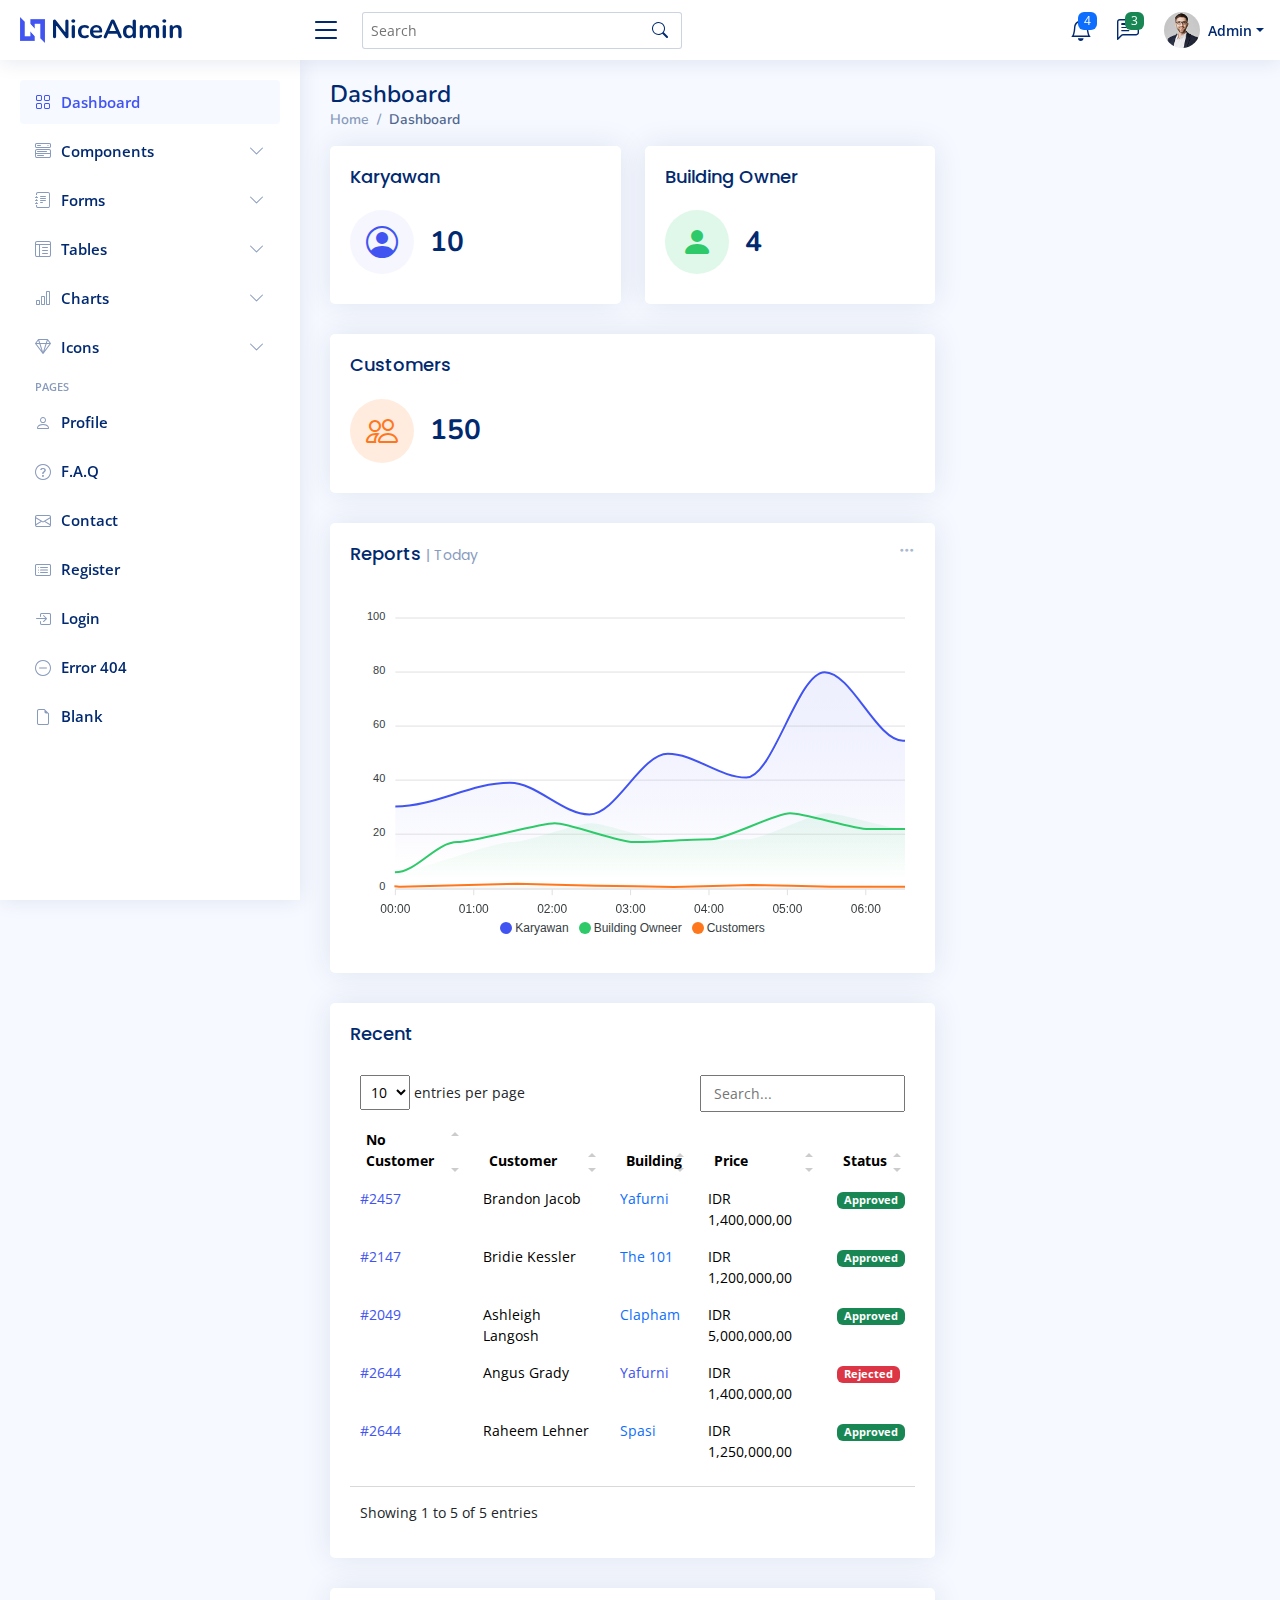
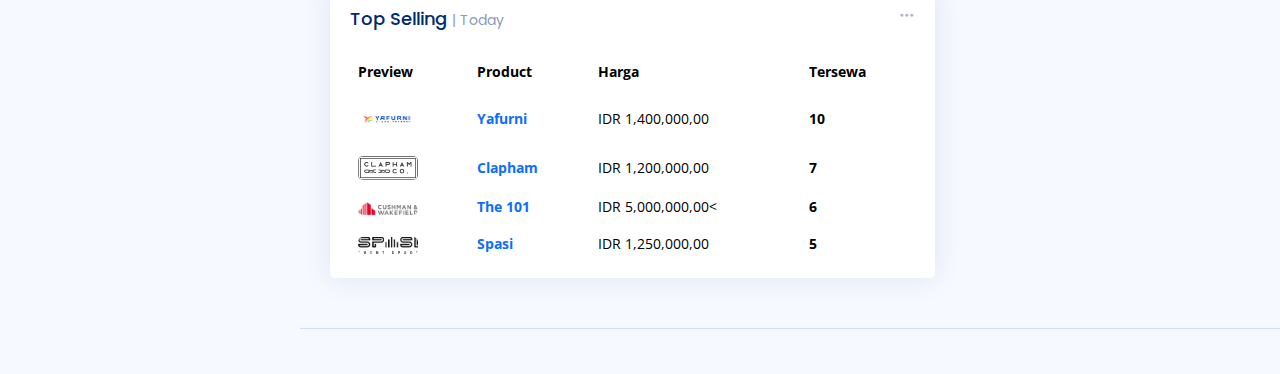
<file: Admin/AdminBeckend/index.html>
<!DOCTYPE html>
<html lang="en">

<head>
  <meta charset="utf-8">
  <meta content="width=device-width, initial-scale=1.0" name="viewport">

  <title>Dashboard - NiceAdmin Bootstrap Template</title>
  <meta content="" name="description">
  <meta content="" name="keywords">

  <!-- Favicons -->
  <link href="assets/img/favicon.png" rel="icon">
  <link href="assets/img/apple-touch-icon.png" rel="apple-touch-icon">

  <!-- Google Fonts -->
  <link href="https://fonts.gstatic.com" rel="preconnect">
  <link href="https://fonts.googleapis.com/css?family=Open+Sans:300,300i,400,400i,600,600i,700,700i|Nunito:300,300i,400,400i,600,600i,700,700i|Poppins:300,300i,400,400i,500,500i,600,600i,700,700i" rel="stylesheet">

  <!-- Vendor CSS Files -->
  <link href="assets/vendor/bootstrap/css/bootstrap.min.css" rel="stylesheet">
  <link href="assets/vendor/bootstrap-icons/bootstrap-icons.css" rel="stylesheet">
  <link href="assets/vendor/boxicons/css/boxicons.min.css" rel="stylesheet">
  <link href="assets/vendor/quill/quill.snow.css" rel="stylesheet">
  <link href="assets/vendor/quill/quill.bubble.css" rel="stylesheet">
  <link href="assets/vendor/remixicon/remixicon.css" rel="stylesheet">
  <link href="assets/vendor/simple-datatables/style.css" rel="stylesheet">

  <!-- Template Main CSS File -->
  <link href="assets/css/style.css" rel="stylesheet">

  <!-- =======================================================
  * Template Name: NiceAdmin
  * Updated: Sep 18 2023 with Bootstrap v5.3.2
  * Template URL: https://bootstrapmade.com/nice-admin-bootstrap-admin-html-template/
  * Author: BootstrapMade.com
  * License: https://bootstrapmade.com/license/
  ======================================================== -->
</head>

<body>

  <!-- ======= Header ======= -->
  <header id="header" class="header fixed-top d-flex align-items-center">

    <div class="d-flex align-items-center justify-content-between">
      <a href="index.html" class="logo d-flex align-items-center">
        <img src="assets/img/logo.png" alt="">
        <span class="d-none d-lg-block">NiceAdmin</span>
      </a>
      <i class="bi bi-list toggle-sidebar-btn"></i>
    </div><!-- End Logo -->

    <div class="search-bar">
      <form class="search-form d-flex align-items-center" method="POST" action="#">
        <input type="text" name="query" placeholder="Search" title="Enter search keyword">
        <button type="submit" title="Search"><i class="bi bi-search"></i></button>
      </form>
    </div><!-- End Search Bar -->

    <nav class="header-nav ms-auto">
      <ul class="d-flex align-items-center">

        <li class="nav-item d-block d-lg-none">
          <a class="nav-link nav-icon search-bar-toggle " href="#">
            <i class="bi bi-search"></i>
          </a>
        </li><!-- End Search Icon-->

        <li class="nav-item dropdown">

          <a class="nav-link nav-icon" href="#" data-bs-toggle="dropdown">
            <i class="bi bi-bell"></i>
            <span class="badge bg-primary badge-number">4</span>
          </a><!-- End Notification Icon -->

          <ul class="dropdown-menu dropdown-menu-end dropdown-menu-arrow notifications">
            <li class="dropdown-header">
              You have 4 new notifications
              <a href="#"><span class="badge rounded-pill bg-primary p-2 ms-2">View all</span></a>
            </li>
            <li>
              <hr class="dropdown-divider">
            </li>

            <li class="notification-item">
              <i class="bi bi-exclamation-circle text-warning"></i>
              <div>
                <h4>Lorem Ipsum</h4>
                <p>Quae dolorem earum veritatis oditseno</p>
                <p>30 min. ago</p>
              </div>
            </li>

            <li>
              <hr class="dropdown-divider">
            </li>

            <li class="notification-item">
              <i class="bi bi-x-circle text-danger"></i>
              <div>
                <h4>Atque rerum nesciunt</h4>
                <p>Quae dolorem earum veritatis oditseno</p>
                <p>1 hr. ago</p>
              </div>
            </li>

            <li>
              <hr class="dropdown-divider">
            </li>

            <li class="notification-item">
              <i class="bi bi-check-circle text-success"></i>
              <div>
                <h4>Sit rerum fuga</h4>
                <p>Quae dolorem earum veritatis oditseno</p>
                <p>2 hrs. ago</p>
              </div>
            </li>

            <li>
              <hr class="dropdown-divider">
            </li>

            <li class="notification-item">
              <i class="bi bi-info-circle text-primary"></i>
              <div>
                <h4>Dicta reprehenderit</h4>
                <p>Quae dolorem earum veritatis oditseno</p>
                <p>4 hrs. ago</p>
              </div>
            </li>

            <li>
              <hr class="dropdown-divider">
            </li>
            <li class="dropdown-footer">
              <a href="#">Show all notifications</a>
            </li>

          </ul><!-- End Notification Dropdown Items -->

        </li><!-- End Notification Nav -->

        <li class="nav-item dropdown">

          <a class="nav-link nav-icon" href="#" data-bs-toggle="dropdown">
            <i class="bi bi-chat-left-text"></i>
            <span class="badge bg-success badge-number">3</span>
          </a><!-- End Messages Icon -->

          <ul class="dropdown-menu dropdown-menu-end dropdown-menu-arrow messages">
            <li class="dropdown-header">
              You have 3 new messages
              <a href="#"><span class="badge rounded-pill bg-primary p-2 ms-2">View all</span></a>
            </li>
            <li>
              <hr class="dropdown-divider">
            </li>

            <li class="message-item">
              <a href="#">
                <img src="assets/img/messages-1.jpg" alt="" class="rounded-circle">
                <div>
                  <h4>Maria Hudson</h4>
                  <p>Velit asperiores et ducimus soluta repudiandae labore officia est ut...</p>
                  <p>4 hrs. ago</p>
                </div>
              </a>
            </li>
            <li>
              <hr class="dropdown-divider">
            </li>

            <li class="message-item">
              <a href="#">
                <img src="assets/img/messages-2.jpg" alt="" class="rounded-circle">
                <div>
                  <h4>Anna Nelson</h4>
                  <p>Velit asperiores et ducimus soluta repudiandae labore officia est ut...</p>
                  <p>6 hrs. ago</p>
                </div>
              </a>
            </li>
            <li>
              <hr class="dropdown-divider">
            </li>

            <li class="message-item">
              <a href="#">
                <img src="assets/img/messages-3.jpg" alt="" class="rounded-circle">
                <div>
                  <h4>David Muldon</h4>
                  <p>Velit asperiores et ducimus soluta repudiandae labore officia est ut...</p>
                  <p>8 hrs. ago</p>
                </div>
              </a>
            </li>
            <li>
              <hr class="dropdown-divider">
            </li>

            <li class="dropdown-footer">
              <a href="#">Show all messages</a>
            </li>

          </ul><!-- End Messages Dropdown Items -->

        </li><!-- End Messages Nav -->

        <li class="nav-item dropdown pe-3">

          <a class="nav-link nav-profile d-flex align-items-center pe-0" href="#" data-bs-toggle="dropdown">
            <img src="assets/img/profile-img.jpg" alt="Profile" class="rounded-circle">
            <span class="d-none d-md-block dropdown-toggle ps-2">Admin</span>
          </a><!-- End Profile Iamge Icon -->

          <ul class="dropdown-menu dropdown-menu-end dropdown-menu-arrow profile">
            <li class="dropdown-header">
              <h6>Kevin Anderson</h6>
              <span>Web Designer</span>
            </li>
            <li>
              <hr class="dropdown-divider">
            </li>

            <li>
              <a class="dropdown-item d-flex align-items-center" href="users-profile.html">
                <i class="bi bi-person"></i>
                <span>My Profile</span>
              </a>
            </li>
            <li>
              <hr class="dropdown-divider">
            </li>

            <li>
              <a class="dropdown-item d-flex align-items-center" href="users-profile.html">
                <i class="bi bi-gear"></i>
                <span>Account Settings</span>
              </a>
            </li>
            <li>
              <hr class="dropdown-divider">
            </li>

            <li>
              <a class="dropdown-item d-flex align-items-center" href="pages-faq.html">
                <i class="bi bi-question-circle"></i>
                <span>Need Help?</span>
              </a>
            </li>
            <li>
              <hr class="dropdown-divider">
            </li>

            <li>
              <a class="dropdown-item d-flex align-items-center" href="#">
                <i class="bi bi-box-arrow-right"></i>
                <span>Sign Out</span>
              </a>
            </li>

          </ul><!-- End Profile Dropdown Items -->
        </li><!-- End Profile Nav -->

      </ul>
    </nav><!-- End Icons Navigation -->

  </header><!-- End Header -->

  <!-- ======= Sidebar ======= -->
  <aside id="sidebar" class="sidebar">

    <ul class="sidebar-nav" id="sidebar-nav">

      <li class="nav-item">
        <a class="nav-link " href="index.html">
          <i class="bi bi-grid"></i>
          <span>Dashboard</span>
        </a>
      </li><!-- End Dashboard Nav -->

      <li class="nav-item">
        <a class="nav-link collapsed" data-bs-target="#components-nav" data-bs-toggle="collapse" href="#">
          <i class="bi bi-menu-button-wide"></i><span>Components</span><i class="bi bi-chevron-down ms-auto"></i>
        </a>
        <ul id="components-nav" class="nav-content collapse " data-bs-parent="#sidebar-nav">
          <li>
            <a href="components-alerts.html">
              <i class="bi bi-circle"></i><span>Alerts</span>
            </a>
          </li>
          <li>
            <a href="components-accordion.html">
              <i class="bi bi-circle"></i><span>Accordion</span>
            </a>
          </li>
          <li>
            <a href="components-badges.html">
              <i class="bi bi-circle"></i><span>Badges</span>
            </a>
          </li>
          <li>
            <a href="components-breadcrumbs.html">
              <i class="bi bi-circle"></i><span>Breadcrumbs</span>
            </a>
          </li>
          <li>
            <a href="components-buttons.html">
              <i class="bi bi-circle"></i><span>Buttons</span>
            </a>
          </li>
          <li>
            <a href="components-cards.html">
              <i class="bi bi-circle"></i><span>Cards</span>
            </a>
          </li>
          <li>
            <a href="components-carousel.html">
              <i class="bi bi-circle"></i><span>Carousel</span>
            </a>
          </li>
          <li>
            <a href="components-list-group.html">
              <i class="bi bi-circle"></i><span>List group</span>
            </a>
          </li>
          <li>
            <a href="components-modal.html">
              <i class="bi bi-circle"></i><span>Modal</span>
            </a>
          </li>
          <li>
            <a href="components-tabs.html">
              <i class="bi bi-circle"></i><span>Tabs</span>
            </a>
          </li>
          <li>
            <a href="components-pagination.html">
              <i class="bi bi-circle"></i><span>Pagination</span>
            </a>
          </li>
          <li>
            <a href="components-progress.html">
              <i class="bi bi-circle"></i><span>Progress</span>
            </a>
          </li>
          <li>
            <a href="components-spinners.html">
              <i class="bi bi-circle"></i><span>Spinners</span>
            </a>
          </li>
          <li>
            <a href="components-tooltips.html">
              <i class="bi bi-circle"></i><span>Tooltips</span>
            </a>
          </li>
        </ul>
      </li><!-- End Components Nav -->

      <li class="nav-item">
        <a class="nav-link collapsed" data-bs-target="#forms-nav" data-bs-toggle="collapse" href="#">
          <i class="bi bi-journal-text"></i><span>Forms</span><i class="bi bi-chevron-down ms-auto"></i>
        </a>
        <ul id="forms-nav" class="nav-content collapse " data-bs-parent="#sidebar-nav">
          <li>
            <a href="forms-elements.html">
              <i class="bi bi-circle"></i><span>Form Elements</span>
            </a>
          </li>
          <li>
            <a href="forms-layouts.html">
              <i class="bi bi-circle"></i><span>Form Layouts</span>
            </a>
          </li>
          <li>
            <a href="forms-editors.html">
              <i class="bi bi-circle"></i><span>Form Editors</span>
            </a>
          </li>
          <li>
            <a href="forms-validation.html">
              <i class="bi bi-circle"></i><span>Form Validation</span>
            </a>
          </li>
        </ul>
      </li><!-- End Forms Nav -->

      <li class="nav-item">
        <a class="nav-link collapsed" data-bs-target="#tables-nav" data-bs-toggle="collapse" href="#">
          <i class="bi bi-layout-text-window-reverse"></i><span>Tables</span><i class="bi bi-chevron-down ms-auto"></i>
        </a>
        <ul id="tables-nav" class="nav-content collapse " data-bs-parent="#sidebar-nav">
          <li>
            <a href="tables-general.html">
              <i class="bi bi-circle"></i><span>General Tables</span>
            </a>
          </li>
          <li>
            <a href="tables-data.html">
              <i class="bi bi-circle"></i><span>Data Tables</span>
            </a>
          </li>
        </ul>
      </li><!-- End Tables Nav -->

      <li class="nav-item">
        <a class="nav-link collapsed" data-bs-target="#charts-nav" data-bs-toggle="collapse" href="#">
          <i class="bi bi-bar-chart"></i><span>Charts</span><i class="bi bi-chevron-down ms-auto"></i>
        </a>
        <ul id="charts-nav" class="nav-content collapse " data-bs-parent="#sidebar-nav">
          <li>
            <a href="charts-chartjs.html">
              <i class="bi bi-circle"></i><span>Chart.js</span>
            </a>
          </li>
          <li>
            <a href="charts-apexcharts.html">
              <i class="bi bi-circle"></i><span>ApexCharts</span>
            </a>
          </li>
          <li>
            <a href="charts-echarts.html">
              <i class="bi bi-circle"></i><span>ECharts</span>
            </a>
          </li>
        </ul>
      </li><!-- End Charts Nav -->

      <li class="nav-item">
        <a class="nav-link collapsed" data-bs-target="#icons-nav" data-bs-toggle="collapse" href="#">
          <i class="bi bi-gem"></i><span>Icons</span><i class="bi bi-chevron-down ms-auto"></i>
        </a>
        <ul id="icons-nav" class="nav-content collapse " data-bs-parent="#sidebar-nav">
          <li>
            <a href="icons-bootstrap.html">
              <i class="bi bi-circle"></i><span>Bootstrap Icons</span>
            </a>
          </li>
          <li>
            <a href="icons-remix.html">
              <i class="bi bi-circle"></i><span>Remix Icons</span>
            </a>
          </li>
          <li>
            <a href="icons-boxicons.html">
              <i class="bi bi-circle"></i><span>Boxicons</span>
            </a>
          </li>
        </ul>
      </li><!-- End Icons Nav -->

      <li class="nav-heading">Pages</li>

      <li class="nav-item">
        <a class="nav-link collapsed" href="users-profile.html">
          <i class="bi bi-person"></i>
          <span>Profile</span>
        </a>
      </li><!-- End Profile Page Nav -->

      <li class="nav-item">
        <a class="nav-link collapsed" href="pages-faq.html">
          <i class="bi bi-question-circle"></i>
          <span>F.A.Q</span>
        </a>
      </li><!-- End F.A.Q Page Nav -->

      <li class="nav-item">
        <a class="nav-link collapsed" href="pages-contact.html">
          <i class="bi bi-envelope"></i>
          <span>Contact</span>
        </a>
      </li><!-- End Contact Page Nav -->

      <li class="nav-item">
        <a class="nav-link collapsed" href="pages-register.html">
          <i class="bi bi-card-list"></i>
          <span>Register</span>
        </a>
      </li><!-- End Register Page Nav -->

      <li class="nav-item">
        <a class="nav-link collapsed" href="pages-login.html">
          <i class="bi bi-box-arrow-in-right"></i>
          <span>Login</span>
        </a>
      </li><!-- End Login Page Nav -->

      <li class="nav-item">
        <a class="nav-link collapsed" href="pages-error-404.html">
          <i class="bi bi-dash-circle"></i>
          <span>Error 404</span>
        </a>
      </li><!-- End Error 404 Page Nav -->

      <li class="nav-item">
        <a class="nav-link collapsed" href="pages-blank.html">
          <i class="bi bi-file-earmark"></i>
          <span>Blank</span>
        </a>
      </li><!-- End Blank Page Nav -->

    </ul>

  </aside><!-- End Sidebar-->

  <main id="main" class="main">

    <div class="pagetitle">
      <h1>Dashboard</h1>
      <nav>
        <ol class="breadcrumb">
          <li class="breadcrumb-item"><a href="index.html">Home</a></li>
          <li class="breadcrumb-item active">Dashboard</li>
        </ol>
      </nav>
    </div><!-- End Page Title -->

    <section class="section dashboard">
      <div class="row">

        <!-- Left side columns -->
        <div class="col-lg-8">
          <div class="row">

            <!-- Sales Card -->
            <div class="col-xxl-4 col-md-6">
              <div class="card info-card sales-card">
                <div class="card-body">
                  <h5 class="card-title">Karyawan</h5>
                  <div class="d-flex align-items-center">
                    <div class="card-icon rounded-circle d-flex align-items-center justify-content-center">
                      <i class="bi bi-person-circle"></i>
                    </div>
                    <div class="ps-3">
                      <h6>10</h6>
                    </div>
                  </div>
                </div>
              </div>
            </div><!-- End Sales Card -->

            <!-- Revenue Card -->
            <div class="col-xxl-4 col-md-6">
              <div class="card info-card revenue-card">
                <div class="card-body">
                  <h5 class="card-title">Building Owner</h5>
                  <div class="d-flex align-items-center">
                    <div class="card-icon rounded-circle d-flex align-items-center justify-content-center">
                      <i class="bi bi-person-fill"></i>
                    </div>
                    <div class="ps-3">
                      <h6>4</h6>
                    </div>
                  </div>
                </div>
              </div>
            </div><!-- End Revenue Card -->

            <!-- Customers Card -->
            <div class="col-xxl-4 col-xl-12">
              <div class="card info-card customers-card">
                <div class="card-body">
                  <h5 class="card-title">Customers</h5>
                  <div class="d-flex align-items-center">
                    <div class="card-icon rounded-circle d-flex align-items-center justify-content-center">
                      <i class="bi bi-people"></i>
                    </div>
                    <div class="ps-3">
                      <h6>150</h6>
                    </div>
                  </div>
                </div>
              </div>

            </div><!-- End Customers Card -->

            <!-- Reports -->
            <div class="col-12">
              <div class="card">
                <div class="card-body">
                  <h5 class="card-title">Reports <span>| Today</span></h5>
                  <div class="filter">
                    <a class="icon" href="#" data-bs-toggle="dropdown"><i class="bi bi-three-dots"></i></a>
                    <ul class="dropdown-menu dropdown-menu-end dropdown-menu-arrow">
                      <li class="dropdown-header text-start">
                        <h6>Filter</h6>
                      </li>
                      <li><a class="dropdown-item" href="#">Today</a></li>
                      <li><a class="dropdown-item" href="#">This Month</a></li>
                      <li><a class="dropdown-item" href="#">This Year</a></li>
                    </ul>
                  </div>

                  <!-- Line Chart -->
                  <div id="reportsChart"></div>

                  <script>
                    document.addEventListener("DOMContentLoaded", () => {
                      new ApexCharts(document.querySelector("#reportsChart"), {
                        series: [{
                          name: 'Karyawan',
                          data: [31, 40, 28, 51, 42, 82, 56],
                        }, {
                          name: 'Building Owneer',
                          data: [11, 32, 45, 32, 34, 52, 41]
                        }, {
                          name: 'Customers',
                          data: [15, 11, 32, 18, 9, 24, 11]
                        }],
                        chart: {
                          height: 350,
                          type: 'area',
                          toolbar: {
                            show: false
                          },
                        },
                        markers: {
                          size: 4
                        },
                        colors: ['#4154f1', '#2eca6a', '#ff771d'],
                        fill: {
                          type: "gradient",
                          gradient: {
                            shadeIntensity: 1,
                            opacityFrom: 0.3,
                            opacityTo: 0.4,
                            stops: [0, 90, 100]
                          }
                        },
                        dataLabels: {
                          enabled: false
                        },
                        stroke: {
                          curve: 'smooth',
                          width: 2
                        },
                        xaxis: {
                          type: 'datetime',
                          categories: ["2018-09-19T00:00:00.000Z", "2018-09-19T01:30:00.000Z", "2018-09-19T02:30:00.000Z", "2018-09-19T03:30:00.000Z", "2018-09-19T04:30:00.000Z", "2018-09-19T05:30:00.000Z", "2018-09-19T06:30:00.000Z"]
                        },
                        tooltip: {
                          x: {
                            format: 'dd/MM/yy HH:mm'
                          },
                        }
                      }).render();
                    });
                  </script>
                  <!-- End Line Chart -->

                </div>

              </div>
            </div><!-- End Reports -->

            <!-- Recent Sales -->
            <div class="col-12">
              <div class="card recent-sales overflow-auto">

                <div class="card-body">
                  <h5 class="card-title">Recent</h5>

                  <table class="table table-borderless datatable">
                    <thead>
                      <tr>
                        <th scope="col">No Customer</th>  
                        <th scope="col">Customer</th>
                        <th scope="col">Building</th>
                        <th scope="col">Price</th>
                        <th scope="col">Status</th>
                      </tr>
                    </thead>
                    <tbody>
                      <tr>
                        <th scope="row"><a href="#">#2457</a></th>
                        <td>Brandon Jacob</td>
                        <td><a href="#" class="text-primary">Yafurni</a></td>
                        <td>IDR 1,400,000,00</td>
                        <td><span class="badge bg-success">Approved</span></td>
                      </tr>
                      <tr>
                        <th scope="row"><a href="#">#2147</a></th>
                        <td>Bridie Kessler</td>
                        <td><a href="#" class="text-primary">The 101</a></td>
                        <td>IDR 1,200,000,00</td>
                        <td><span class="badge bg-success">Approved</span></td>
                      </tr>
                      <tr>
                        <th scope="row"><a href="#">#2049</a></th>
                        <td>Ashleigh Langosh</td>
                        <td><a href="#" class="text-primary">Clapham</a></td>
                        <td>IDR 5,000,000,00</td>
                        <td><span class="badge bg-success">Approved</span></td>
                      </tr>
                      <tr>
                        <th scope="row"><a href="#">#2644</a></th>
                        <td>Angus Grady</td>
                        <td><a href="#" class="text-primar">Yafurni</a></td>
                        <td>IDR 1,400,000,00</td>
                        <td><span class="badge bg-danger">Rejected</span></td>
                      </tr>
                      <tr>
                        <th scope="row"><a href="#">#2644</a></th>
                        <td>Raheem Lehner</td>
                        <td><a href="#" class="text-primary">Spasi</a></td>
                        <td>IDR 1,250,000,00</td>
                        <td><span class="badge bg-success">Approved</span></td>
                      </tr>
                    </tbody>
                  </table>

                </div>

              </div>
            </div><!-- End Recent Sales -->

            <!-- Top Selling -->
            <div class="col-12">
              <div class="card top-selling overflow-auto">

                <div class="filter">
                  <a class="icon" href="#" data-bs-toggle="dropdown"><i class="bi bi-three-dots"></i></a>
                  <ul class="dropdown-menu dropdown-menu-end dropdown-menu-arrow">
                    <li class="dropdown-header text-start">
                      <h6>Filter</h6>
                    </li>

                    <li><a class="dropdown-item" href="#">Today</a></li>
                    <li><a class="dropdown-item" href="#">This Month</a></li>
                    <li><a class="dropdown-item" href="#">This Year</a></li>
                  </ul>
                </div>

                <div class="card-body pb-0">
                  <h5 class="card-title">Top Selling <span>| Today</span></h5>

                  <table class="table table-borderless">
                    <thead>
                      <tr>
                        <th scope="col">Preview</th>
                        <th scope="col">Product</th>
                        <th scope="col">Harga</th>
                        <th scope="col">Tersewa</th>
                      </tr>
                    </thead>
                    <tbody>
                      <tr>
                        <th scope="row"><a href="#"><img src="assets/img/yafurni1.png" alt=""></a></th>
                        <td><a href="#" class="text-primary fw-bold">Yafurni</a></td>
                        <td>IDR 1,400,000,00</td>
                        <td class="fw-bold">10</td>
                      </tr>
                      <tr>
                        <th scope="row"><a href="#"><img src="assets/img/clapham.png" alt=""></a></th>
                        <td><a href="#" class="text-primary fw-bold">Clapham</a></td>
                        <td>IDR 1,200,000,00</td>
                        <td class="fw-bold">7</td>
                      </tr>
                      <tr>
                        <th scope="row"><a href="#"><img src="assets/img/Cushman101.png" alt=""></a></th>
                        <td><a href="#" class="text-primary fw-bold">The 101</a></td>
                        <td>IDR 5,000,000,00<</td>
                        <td class="fw-bold">6</td>
                      </tr>
                      <tr>
                        <th scope="row"><a href="#"><img src="assets/img/spasi.png" alt=""></a></th>
                        <td><a href="#" class="text-primary fw-bold">Spasi</a></td>
                        <td>IDR 1,250,000,00</td>
                        <td class="fw-bold">5</td>
                      </tr>
                    </tbody>
                  </table>

                </div>

              </div>
            </div><!-- End Top Selling -->

          </div>
        </div><!-- End Left side columns -->

        <!-- Right side columns --> 

      </div>
    </section>

  </main><!-- End #main -->

  <!-- ======= Footer ======= -->
  <footer id="footer" class="footer">
    <div class="credits">
      <!-- All the links in the footer should remain intact. -->
      <!-- You can delete the links only if you purchased the pro version. -->
      <!-- Licensing information: https://bootstrapmade.com/license/ -->
      <!-- Purchase the pro version with working PHP/AJAX contact form: https://bootstrapmade.com/nice-admin-bootstrap-admin-html-template/ -->
      
    </div>
  </footer><!-- End Footer -->

  <a href="#" class="back-to-top d-flex align-items-center justify-content-center"><i class="bi bi-arrow-up-short"></i></a>

  <!-- Vendor JS Files -->
  <script src="assets/vendor/apexcharts/apexcharts.min.js"></script>
  <script src="assets/vendor/bootstrap/js/bootstrap.bundle.min.js"></script>
  <script src="assets/vendor/chart.js/chart.umd.js"></script>
  <script src="assets/vendor/echarts/echarts.min.js"></script>
  <script src="assets/vendor/quill/quill.min.js"></script>
  <script src="assets/vendor/simple-datatables/simple-datatables.js"></script>
  <script src="assets/vendor/tinymce/tinymce.min.js"></script>
  <script src="assets/vendor/php-email-form/validate.js"></script>

  <!-- Template Main JS File -->
  <script src="assets/js/main.js"></script>

</body>

</html>
</file>
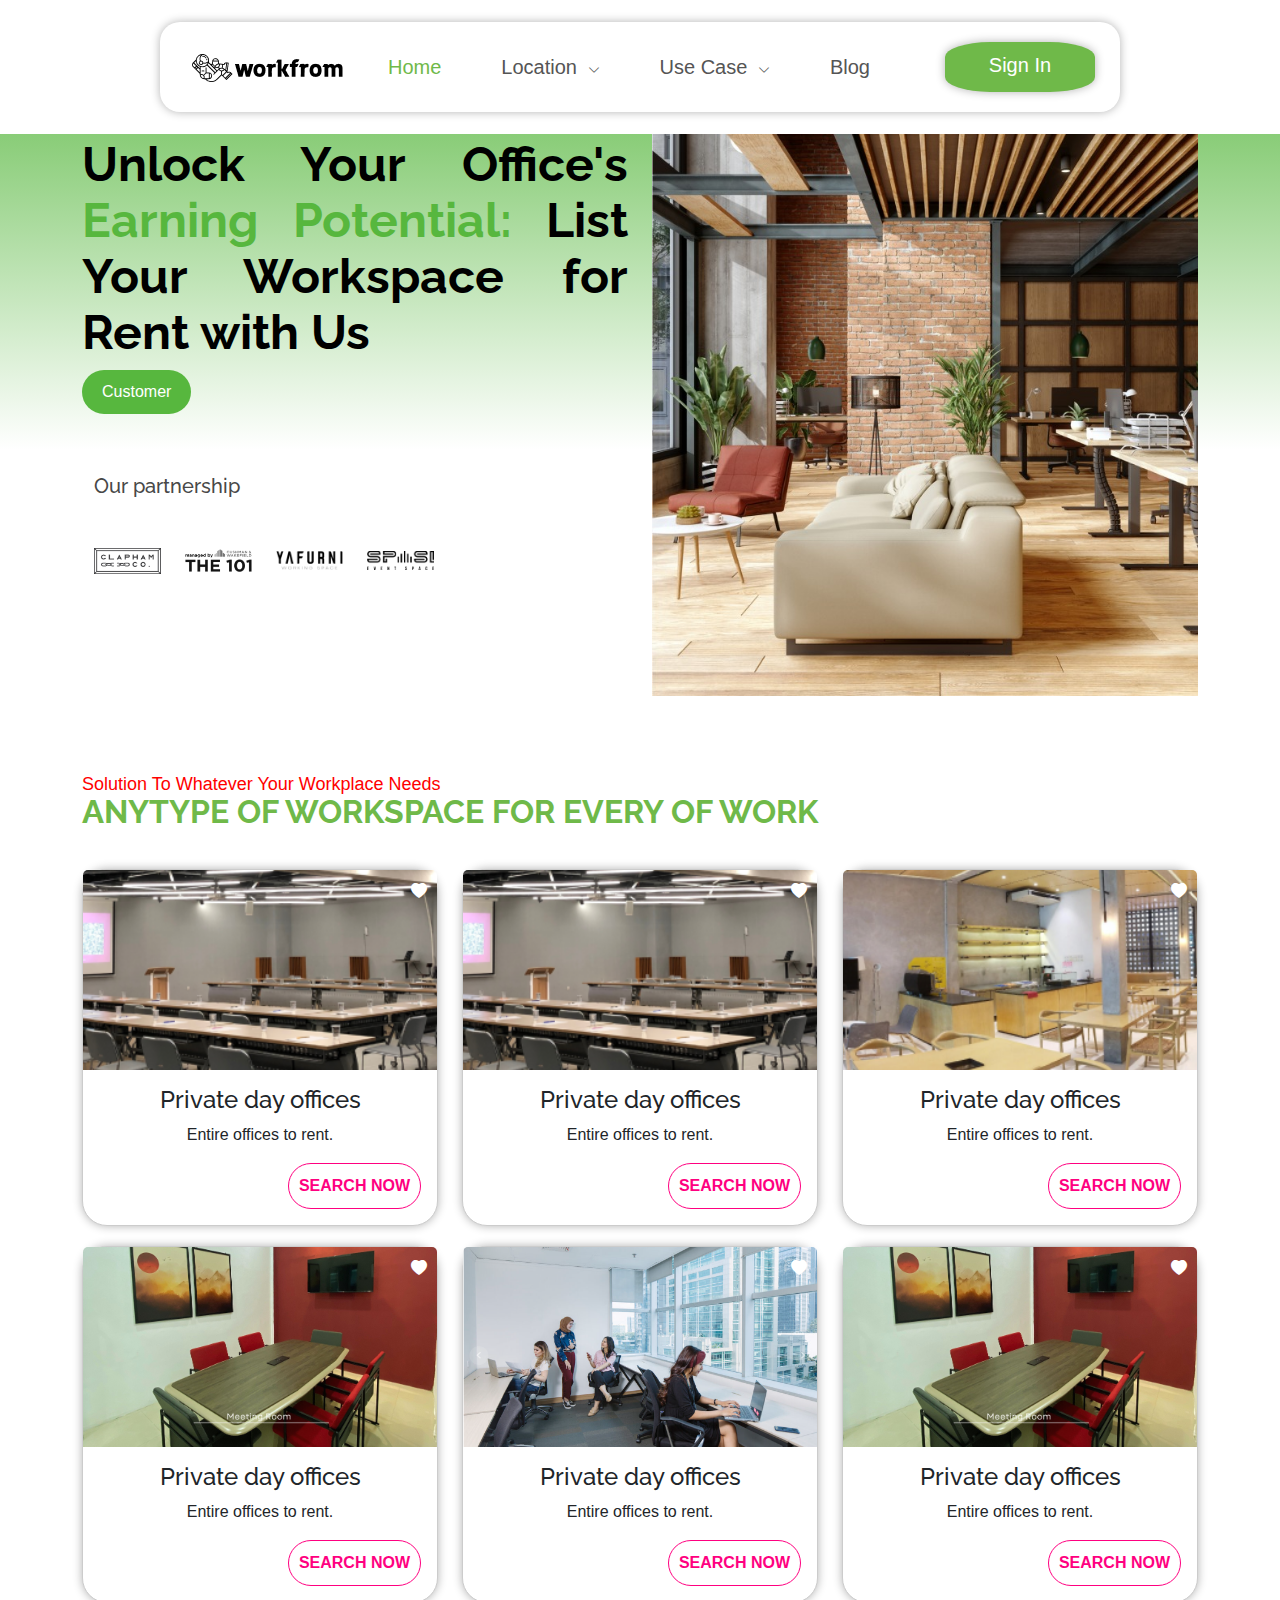
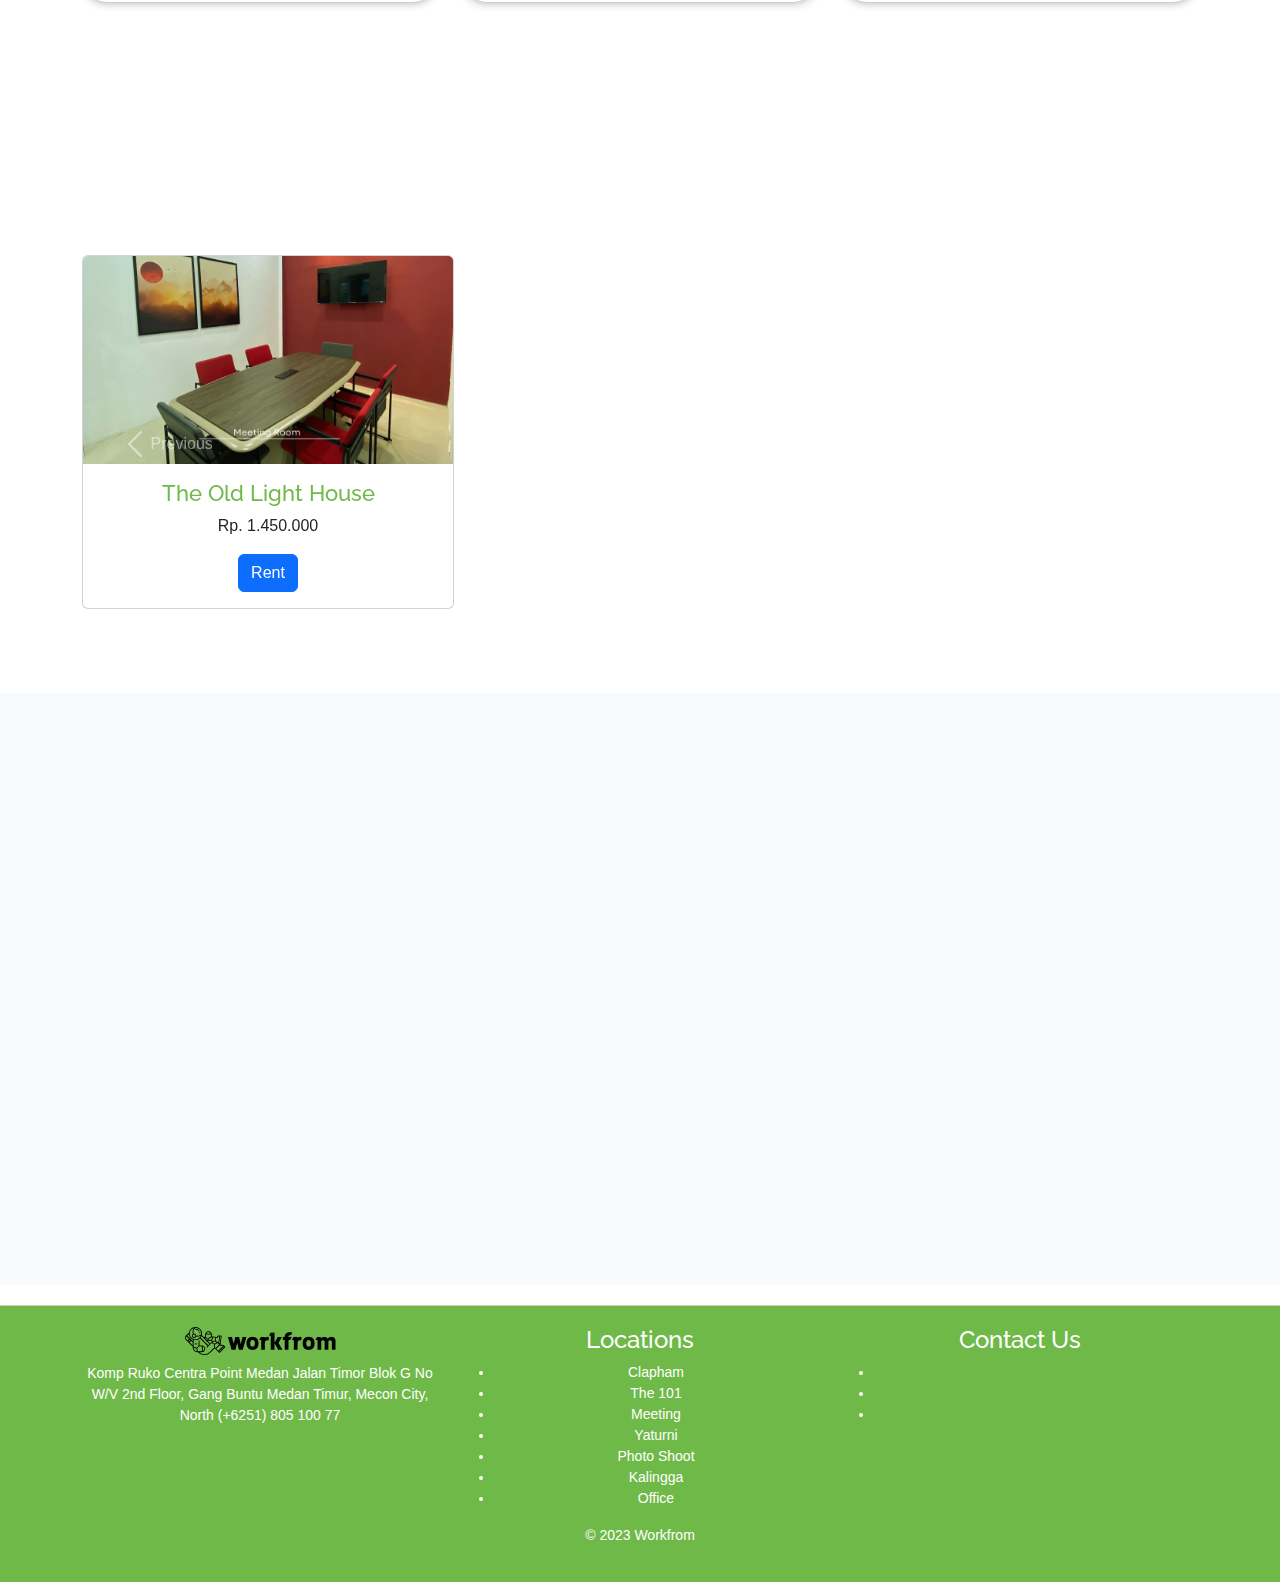
<file: Main-Web/Building Owner.html>
<!DOCTYPE html>
<html lang="en">
  <head>
    <meta charset="utf-8" />
    <meta content="width=device-width, initial-scale=1.0" name="viewport" />

    <title>workform.id</title>
    <meta content="" name="description" />
    <meta content="" name="keywords" />

    <!-- Favicons -->
    <link href="assets/img/favicon.png" rel="icon" />
    <link href="assets/img/apple-touch-icon.png" rel="apple-touch-icon" />
    <link
      rel="stylesheet"
      href="https://use.fontawesome.com/releases/v5.8.1/css/all.css"
      integrity="sha384-50oBUHEmvpQ+1lW4y57PTFmhCaXp0ML5d60M1M7uH2+nqUivzIebhndOJK28anvf"
      crossorigin="anonymous"
    />

    <!-- Optional JavaScript -->
    <!-- jQuery first, then Popper.js, then Bootstrap JS -->
    <script
      src="https://code.jquery.com/jquery-3.3.1.slim.min.js"
      integrity="sha384-q8i/X+965DzO0rT7abK41JStQIAqVgRVzpbzo5smXKp4YfRvH+8abtTE1Pi6jizo"
      crossorigin="anonymous"
    ></script>
    <script
      src="https://cdn.jsdelivr.net/npm/popper.js@1.14.3/dist/umd/popper.min.js"
      integrity="sha384-ZMP7rVo3mIykV+2+9J3UJ46jBk0WLaUAdn689aCwoqbBJiSnjAK/l8WvCWPIPm49"
      crossorigin="anonymous"
    ></script>
    <script
      src="https://cdn.jsdelivr.net/npm/bootstrap@4.1.3/dist/js/bootstrap.min.js"
      integrity="sha384-ChfqqxuZUCnJSK3+MXmPNIyE6ZbWh2IMqE241rYiqJxyMiZ6OW/JmZQ5stwEULTy"
      crossorigin="anonymous"
    ></script>
    <!-- Google Fonts -->
    <link
      href="https://fonts.googleapis.com/css?family=Open+Sans:300,300i,400,400i,600,600i,700,700i|Raleway:300,300i,400,400i,500,500i,600,600i,700,700i|Poppins:300,300i,400,400i,500,500i,600,600i,700,700i"
      rel="stylesheet"
    />
    <link
      href="https://fonts.googleapis.com/css?family=Poppins"
      rel="stylesheet"
    />
    <!-- Vendor CSS Files -->
    <link href="assets/vendor/aos/aos.css" rel="stylesheet" />
    <link
      href="assets/vendor/bootstrap/css/bootstrap.min.css"
      rel="stylesheet"
    />
    <link
      href="assets/vendor/bootstrap-icons/bootstrap-icons.css"
      rel="stylesheet"
    />
    <link href="assets/vendor/boxicons/css/boxicons.min.css" rel="stylesheet" />
    <link
      href="assets/vendor/glightbox/css/glightbox.min.css"
      rel="stylesheet"
    />
    <link href="assets/vendor/remixicon/remixicon.css" rel="stylesheet" />
    <link href="assets/vendor/swiper/swiper-bundle.min.css" rel="stylesheet" />

    <!-- Template Main CSS File -->
    <link href="assets/css/style.css" rel="stylesheet" />
  </head>

  <body>
    <!-- ======= Header ======= -->
    <header id="header" class="fixed-top d-flex align-items-center">
      <div class="rounded-box">
        <div
          class="container d-flex align-items-center justify-content-between"
        >
          <div class="logo">
            <h1>
              <a href="index.html">
                <img src="assets/img/logoWF.png" alt="Italian Trulli"
              /></a>
            </h1>
          </div>

          <nav id="navbar" class="navbar">
            <ul>
              <li><a class="nav-link scrollto active" href="#hero">Home</a></li>

              <li class="dropdown">
                <a href="#"
                  ><span>Location</span> <i class="bi bi-chevron-down"></i
                ></a>
                <ul>
                  <li><a href="#">Medan</a></li>
                  <li><a href="#">Jakarta</a></li>
                </ul>
              </li>
              <li class="dropdown">
                <a href="#"
                  ><span>Use Case</span> <i class="bi bi-chevron-down"></i
                ></a>
                <ul>
                  <li><a href="#">Event</a></li>
                  <li><a href="#">Metting</a></li>
                  <li><a href="#">Photoshoot</a></li>
                  <li><a href="#">Videoshoot</a></li>
                </ul>
              </li>
              <li><a class="nav-link scrollto" href="https://workfrom.id/blog/">Blog</a></li>
              <li>
                <a class="getstarted" href="Login.html">Sign In</a>
              </li>
            </ul>
            <i class="bi bi-list mobile-nav-toggle"></i>
          </nav>
          <!-- .navbar -->
        </div>
      </div>
    </header>
    <!-- End Header -->

    <!-- ======= Hero Section ======= -->
    <section id="hero" class="d-flex align-items-center">
      <div class="container">
        <div class="row">
          <div
            class="col-lg-6 pt-5 pt-lg-0 order-2 order-lg-1 d-flex flex-column justify-content-center"
          >
            <h1 data-aos="fade-up">
              Unlock Your Office's <span style="color: #57b73e">Earning Potential: </span>  List Your Workspace for  Rent with Us
            </h1>
           
            <div class="search-container">
              <a class="nav-link scrollto" href="Customer Page.html">
              <button class="search-button">Customer</button></a>
            </div>
            <section id="clients" class="clients clients">
              <div class="container">
                <div class="row">
                  <h2
                    data-aos="fade-up"
                    data-aos-delay="600"
                    style="font-size: 20px"
                  >
                    Our partnership
                  </h2>
                  <div class="col-lg-2 col-md-4 col-6">
                    <img
                      src="assets/img/clients/client-1.png"
                      class="img-fluid"
                      alt=""
                      data-aos="zoom-in"
                    />
                  </div>

                  <div class="col-lg-2 col-md-4 col-6">
                    <img
                      src="assets/img/clients/client-2.png"
                      class="img-fluid"
                      alt=""
                      data-aos="zoom-in"
                      data-aos-delay="100"
                    />
                  </div>

                  <div class="col-lg-2 col-md-4 col-6">
                    <img
                      src="assets/img/clients/client-3.png"
                      class="img-fluid"
                      alt=""
                      data-aos="zoom-in"
                      data-aos-delay="200"
                    />
                  </div>

                  <div class="col-lg-2 col-md-4 col-6">
                    <img
                      src="assets/img/clients/client-4.png"
                      class="img-fluid"
                      alt=""
                      data-aos="zoom-in"
                      data-aos-delay="300"
                    />
                  </div>
                </div>
              </div>
            </section>
          </div>
          <div
            class="col-lg-6 order-1 order-lg-2 hero-img"
            data-aos="fade-left"
            data-aos-delay="200"
          >
            <img
              src="assets/img/Hero-img-2.jpeg"
              class="img-fluid animated"
              alt=""
            />
          </div>
        </div>
      </div>
    </section>
    <!-- End Hero -->

    <main id="main">
      <!-- ======= About Us Section ======= -->
      <section id="about" class="about">
        <div class="container">
          <div class="section-title" data-aos="fade-up">
            <p
              style="
                font-size: 18px;
                color: red;
                text-align: justify;
                line-height: 1;
              "
            >
              Solution To Whatever Your Workplace Needs
            </p>
            <h2 style="color: #6fb949; text-align: justify">
              Anytype of Workspace For Every Of Work
            </h2>
          </div>
          <div class="row">
            <div class="col-md-4">
              <div class="card">
                <img
                  src="assets/img/Places/place-1.png"
                  class="card-img-top"
                  alt="Image 1"
                />
                <div class="card-body">
                  <h5 class="card-title">Private day offices</h5>
                  <p class="card-text">Entire offices to rent.</p>
                  <a href="#" class="btn-primary">Search now</a>
                  <a href="#" class="btn btn-success"
                    ><i class="bi bi-heart-fill"></i
                  ></a>
                </div>
              </div>
            </div>
            <div class="col-md-4">
              <div class="card">
                <img
                  src="assets/img/Places/place-2.png"
                  class="card-img-top"
                  alt="Image 2"
                />
                <div class="card-body">
                  <h5 class="card-title">Private day offices</h5>
                  <p class="card-text">Entire offices to rent.</p>
                  <a href="#" class="btn-primary">Search now</a>
                  <a href="#" class="btn btn-success"
                    ><i class="bi bi-heart-fill"></i
                  ></a>
                </div>
              </div>
            </div>
            <div class="col-md-4">
              <div class="card">
                <img
                  src="assets/img/Places/place-3.png"
                  class="card-img-top"
                  alt="Image 3"
                />
                <div class="card-body">
                  <h5 class="card-title">Private day offices</h5>
                  <p class="card-text">Entire offices to rent.</p>
                  <a href="#" class="btn-primary">Search now</a>
                  <a href="#" class="btn btn-success"
                    ><i class="bi bi-heart-fill"></i
                  ></a>
                </div>
              </div>
            </div>
          </div>
          <div class="row">
            <div class="col-md-4">
              <div class="card">
                <img
                  src="assets/img/Places/place-4.jpg"
                  class="card-img-top"
                  alt="Image 4"
                />
                <div class="card-body">
                  <h5 class="card-title">Private day offices</h5>
                  <p class="card-text">Entire offices to rent.</p>
                  <a href="#" class="btn-primary">Search now</a>
                  <a href="#" class="btn btn-success"
                    ><i class="bi bi-heart-fill"></i
                  ></a>
                </div>
              </div>
            </div>
            <div class="col-md-4">
              <div class="card">
                <img
                  src="assets/img/Places/place-5.png"
                  class="card-img-top"
                  alt="Image 5"
                />
                <div class="card-body">
                  <h5 class="card-title">Private day offices</h5>
                  <p class="card-text">Entire offices to rent.</p>
                  <a href="#" class="btn-primary">Search now</a>
                  <a href="#" class="btn btn-success"
                    ><i class="bi bi-heart-fill"></i
                  ></a>
                </div>
              </div>
            </div>
            <div class="col-md-4">
              <div class="card">
                <img
                  src="assets/img/Places/place-6.jpg"
                  class="card-img-top"
                  alt="Image 6"
                />
                <div class="card-body">
                  <h5 class="card-title">Private day offices</h5>
                  <p class="card-text">Entire offices to rent.</p>
                  <a href="#" class="btn-primary">Search now</a>
                  <a href="#" class="btn btn-success"
                    ><i class="bi bi-heart-fill"></i
                  ></a>
                </div>
              </div>
            </div>
          </div>
        </div>
      </section>
      <!-- End About Us Section -->

      <!-- ======= ordern ======= -->
      <section id="counts" class="counts">
        <div class="container">
          <div class="section-title" data-aos="fade-up">
            <p
              style="
                font-size: 18px;
                color: red;
                text-align: justify;
                line-height: 1;
              "
            >
            Explore Our Workspace
            </p>
            <h2 style="color: #6fb949; text-align: justify">
              Featured Working Space
            </h2>
          </div>
          <h2 class="text-center mb-4 text-white">Rent Your Office?</h2>
          <div id="newsCarousel" class="carousel slide" data-ride="carousel">
            <div class="carousel-inner">
              <!-- News Card 1 -->
              <div class="carousel-item active">
                <div class="col-md-4">
                  <!-- News Card 1 Content -->
                  <div class="card mb-4">
                    <img
                      src="assets/img/Places/place-6.jpg"
                      class="card-img-top"
                      alt="News 1"
                    />
                    <div class="card-body">
                      <b
                        ><h5
                          class="card-title"
                          ,
                          style="color: #6fb949; font-size: 22px"
                        >
                          The Old Light House
                        </h5></b
                      >
                      <p class="card-text">Rp. 1.450.000</p>
                      <a href="#" class="btn btn-primary">Rent</a>
                    </div>
                  </div>
                </div>
              </div>
              <!-- News Card 2 -->
              <div class="carousel-item">
                <div class="col-md-4">
                  <!-- News Card 2 Content -->
                  <div class="card mb-4">
                    <img
                      src="assets/img/Places/place-5.png"
                      class="card-img-top"
                      alt="News 2"
                    />
                    <div class="card-body">
                      <b
                        ><h5
                          class="card-title"
                          ,
                          style="color: #6fb949; font-size: 22px"
                        >
                          Cosmo
                        </h5></b
                      >
                      <p class="card-text">Rp. 1.450.000</p>
                      <a href="#" class="btn btn-primary">Rent</a>
                    </div>
                  </div>
                </div>
              </div>
              <!-- News Card 3 -->
              <div class="carousel-item">
                <div class="col-md-4">
                  <!-- News Card 3 Content -->
                  <div class="card mb-4">
                    <img
                      src="assets/img/Places/place-4.jpg"
                      class="card-img-top"
                      alt="News 3"
                    />
                    <div class="card-body">
                      <b
                        ><h5
                          class="card-title"
                          ,
                          style="color: #6fb949; font-size: 22px"
                        >
                          Roseland
                        </h5></b
                      >
                      <p class="card-text">Rp. 1.450.000</p>
                      <a href="#" class="btn btn-primary">Rent</a>
                    </div>
                  </div>
                </div>
              </div>
            </div>
            <!-- Carousel Controls -->
            <a
              class="carousel-control-prev"
              href="#newsCarousel"
              role="button"
              data-slide="prev"
            >
              <span
                class="carousel-control-prev-icon"
                aria-hidden="true"
              ></span>
              <span class="sr-only">Previous</span>
            </a>
            <a
              class="carousel-control-next"
              href="#newsCarousel"
              role="button"
              data-slide="next"
            >
              <span
                class="carousel-control-next-icon"
                aria-hidden="true"
              ></span>
              <span class="sr-only">Next</span>
            </a>
          </div>
        </div>
      </section>
      <!-- End oder Section -->

      <!-- ======= Testimonials Section ======= -->
      <section id="testimonials" class="testimonials section-bg">
        <div class="container">
          <div class="section-title" data-aos="fade-up">
            <h2>Testimonials</h2>
            <p>Magnam dolores commodi suscipit eum quidem consectetur velit</p>
          </div>

          <div
            class="testimonials-slider swiper"
            data-aos="fade-up"
            data-aos-delay="100"
          >
            <div class="swiper-wrapper">
              <div class="swiper-slide">
                <div class="testimonial-wrap">
                  <div class="testimonial-item">
                    <img
                      src="assets/img/testimonials/testimonials-1.jpg"
                      class="testimonial-img"
                      alt=""
                    />
                    <h3>Saul Goodman</h3>
                    <h4>Ceo &amp; Founder</h4>
                    <p>
                      <i class="bx bxs-quote-alt-left quote-icon-left"></i>
                      Proin iaculis purus consequat sem cure digni ssim donec
                      porttitora entum suscipit rhoncus. Accusantium quam,
                      ultricies eget id, aliquam eget nibh et. Maecen aliquam,
                      risus at semper.
                      <i class="bx bxs-quote-alt-right quote-icon-right"></i>
                    </p>
                  </div>
                </div>
              </div>
              <!-- End testimonial item -->

              <div class="swiper-slide">
                <div class="testimonial-wrap">
                  <div class="testimonial-item">
                    <img
                      src="assets/img/testimonials/testimonials-2.jpg"
                      class="testimonial-img"
                      alt=""
                    />
                    <h3>Sara Wilsson</h3>
                    <h4>Designer</h4>
                    <p>
                      <i class="bx bxs-quote-alt-left quote-icon-left"></i>
                      Export tempor illum tamen malis malis eram quae irure esse
                      labore quem cillum quid cillum eram malis quorum velit
                      fore eram velit sunt aliqua noster fugiat irure amet legam
                      anim culpa.
                      <i class="bx bxs-quote-alt-right quote-icon-right"></i>
                    </p>
                  </div>
                </div>
              </div>
              <!-- End testimonial item -->

              <div class="swiper-slide">
                <div class="testimonial-wrap">
                  <div class="testimonial-item">
                    <img
                      src="assets/img/testimonials/testimonials-3.jpg"
                      class="testimonial-img"
                      alt=""
                    />
                    <h3>Jena Karlis</h3>
                    <h4>Store Owner</h4>
                    <p>
                      <i class="bx bxs-quote-alt-left quote-icon-left"></i>
                      Enim nisi quem export duis labore cillum quae magna enim
                      sint quorum nulla quem veniam duis minim tempor labore
                      quem eram duis noster aute amet eram fore quis sint minim.
                      <i class="bx bxs-quote-alt-right quote-icon-right"></i>
                    </p>
                  </div>
                </div>
              </div>
              <!-- End testimonial item -->

              <div class="swiper-slide">
                <div class="testimonial-wrap">
                  <div class="testimonial-item">
                    <img
                      src="assets/img/testimonials/testimonials-4.jpg"
                      class="testimonial-img"
                      alt=""
                    />
                    <h3>Matt Brandon</h3>
                    <h4>Freelancer</h4>
                    <p>
                      <i class="bx bxs-quote-alt-left quote-icon-left"></i>
                      Fugiat enim eram quae cillum dolore dolor amet nulla culpa
                      multos export minim fugiat minim velit minim dolor enim
                      duis veniam ipsum anim magna sunt elit fore quem dolore
                      labore illum veniam.
                      <i class="bx bxs-quote-alt-right quote-icon-right"></i>
                    </p>
                  </div>
                </div>
              </div>
              <!-- End testimonial item -->

              <div class="swiper-slide">
                <div class="testimonial-wrap">
                  <div class="testimonial-item">
                    <img
                      src="assets/img/testimonials/testimonials-5.jpg"
                      class="testimonial-img"
                      alt=""
                    />
                    <h3>John Larson</h3>
                    <h4>Entrepreneur</h4>
                    <p>
                      <i class="bx bxs-quote-alt-left quote-icon-left"></i>
                      Quis quorum aliqua sint quem legam fore sunt eram irure
                      aliqua veniam tempor noster veniam enim culpa labore duis
                      sunt culpa nulla illum cillum fugiat legam esse veniam
                      culpa fore nisi cillum quid.
                      <i class="bx bxs-quote-alt-right quote-icon-right"></i>
                    </p>
                  </div>
                </div>
              </div>
              <!-- End testimonial item -->
            </div>
            <div class="swiper-pagination"></div>
          </div>
        </div>
      </section>
      <!-- End Testimonials Section -->

      

    <!-- ======= Footer ======= -->
    <footer>
      <div class="container">
        <div class="row">
          <div class="col-md-4">
            <h4><a href="index.html">
              <img src="assets/img/logoWF.png" alt="Italian Trulli"
            /></a></h4>
            <p>
              Komp Ruko Centra Point Medan Jalan Timor Blok G No W/V 2nd Floor,
              Gang Buntu Medan Timur, Mecon City, North (+6251) 805 100 77
            </p>
          </div>
          <div class="col-md-4">
            <h4>Locations</h4>
            <ul>
              <li>Clapham</li>
              <li>The 101</li>
              <li>Meeting</li>
              <li>Yaturni</li>
              <li>Photo Shoot</li>
              <li>Kalingga</li>
              <li>Office</li>
            </ul>
          </div>
          <div class="col-md-4">
            <h4>Contact Us</h4>
            <ul>
              <li><a href="#">Email</a></li>
              <li><a href="#">Phone</a></li>
              <li><a href="#">Social Media</a></li>
            </ul>
          </div>
        </div>
        <div class="row">
          <div class="col-md-12">
            <p>© 2023 Workfrom</p>
          </div>
        </div>
      </div>
    </footer>
    <!-- End Footer -->

    <a
      href="#"
      class="back-to-top d-flex align-items-center justify-content-center"
      ><i class="bi bi-arrow-up-short"></i
    ></a>

    <!-- Vendor JS Files -->
    <script src="assets/vendor/purecounter/purecounter_vanilla.js"></script>
    <script src="assets/vendor/aos/aos.js"></script>
    <script src="assets/vendor/bootstrap/js/bootstrap.bundle.min.js"></script>
    <script src="assets/vendor/glightbox/js/glightbox.min.js"></script>
    <script src="assets/vendor/isotope-layout/isotope.pkgd.min.js"></script>
    <script src="assets/vendor/swiper/swiper-bundle.min.js"></script>
    <script src="assets/vendor/php-email-form/validate.js"></script>

    <!-- Template Main JS File -->
    <script src="assets/js/main.js"></script>
  </body>
</html>
</file>
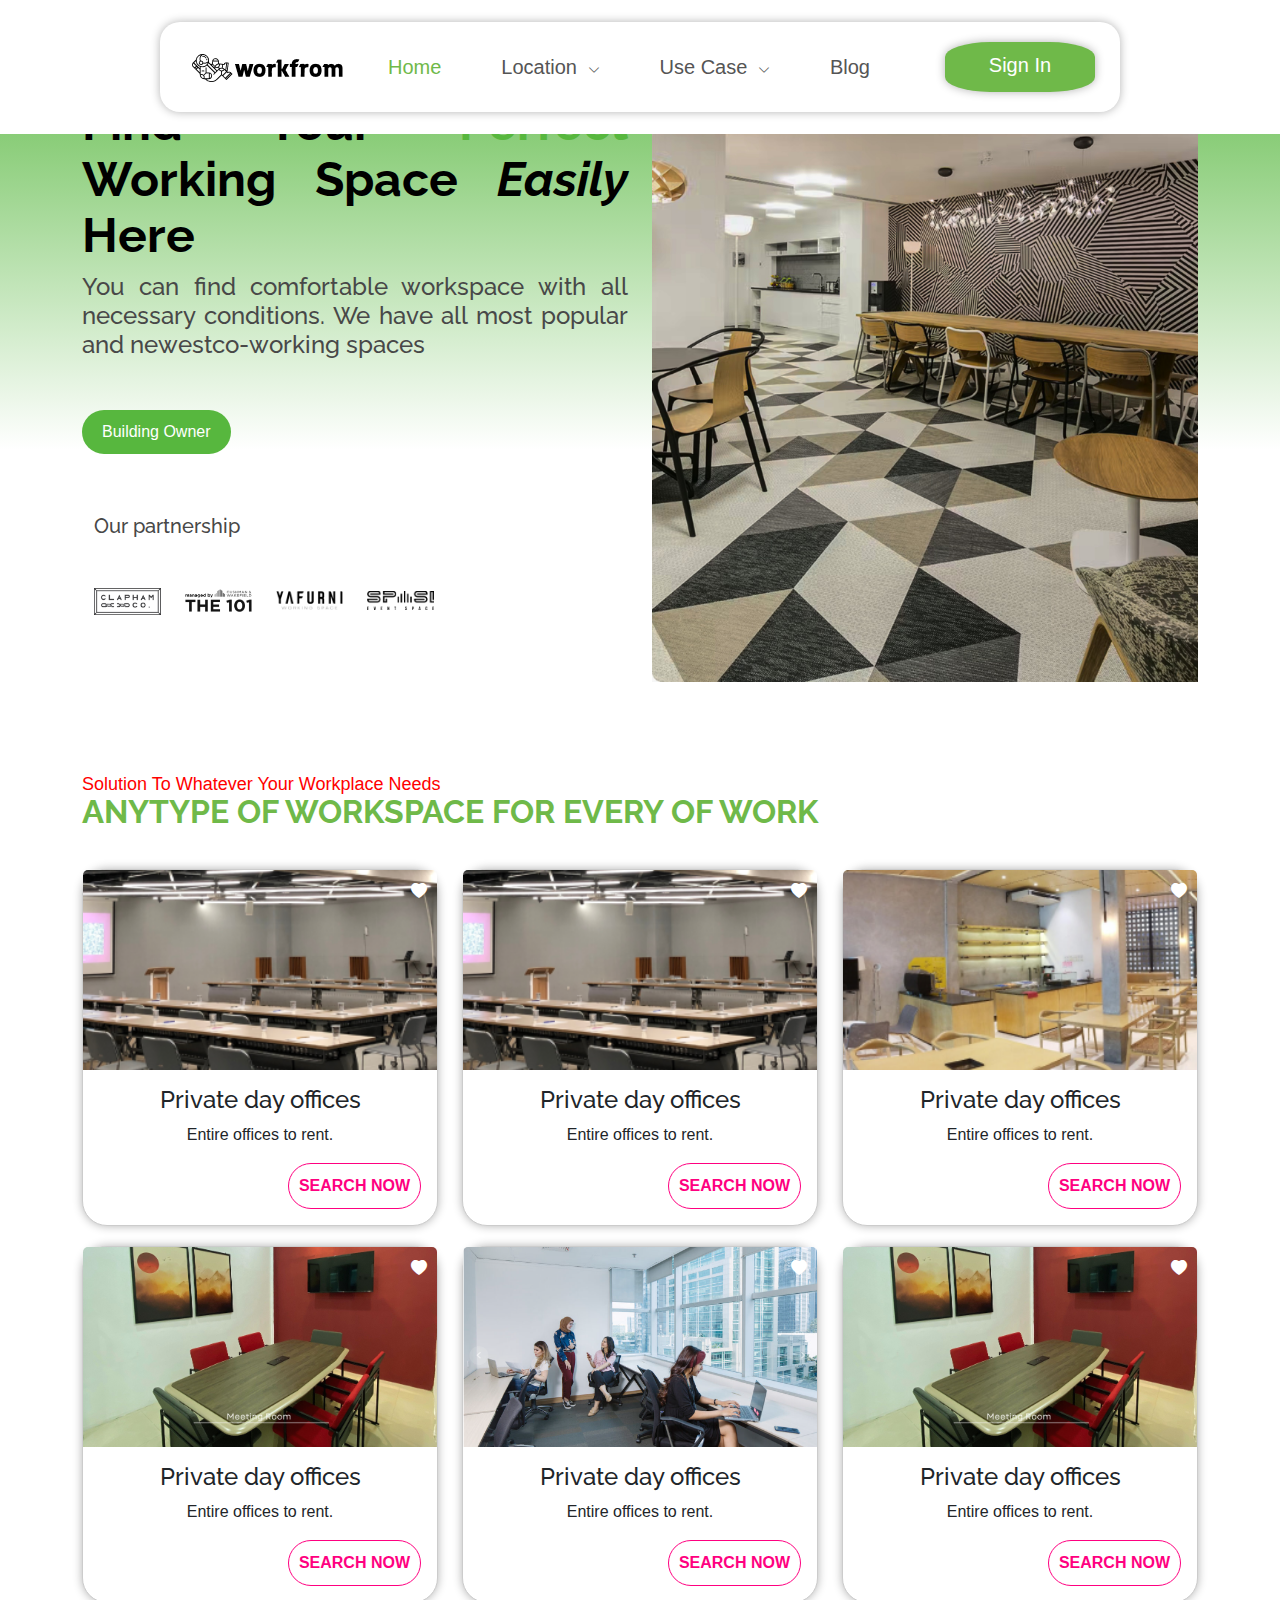
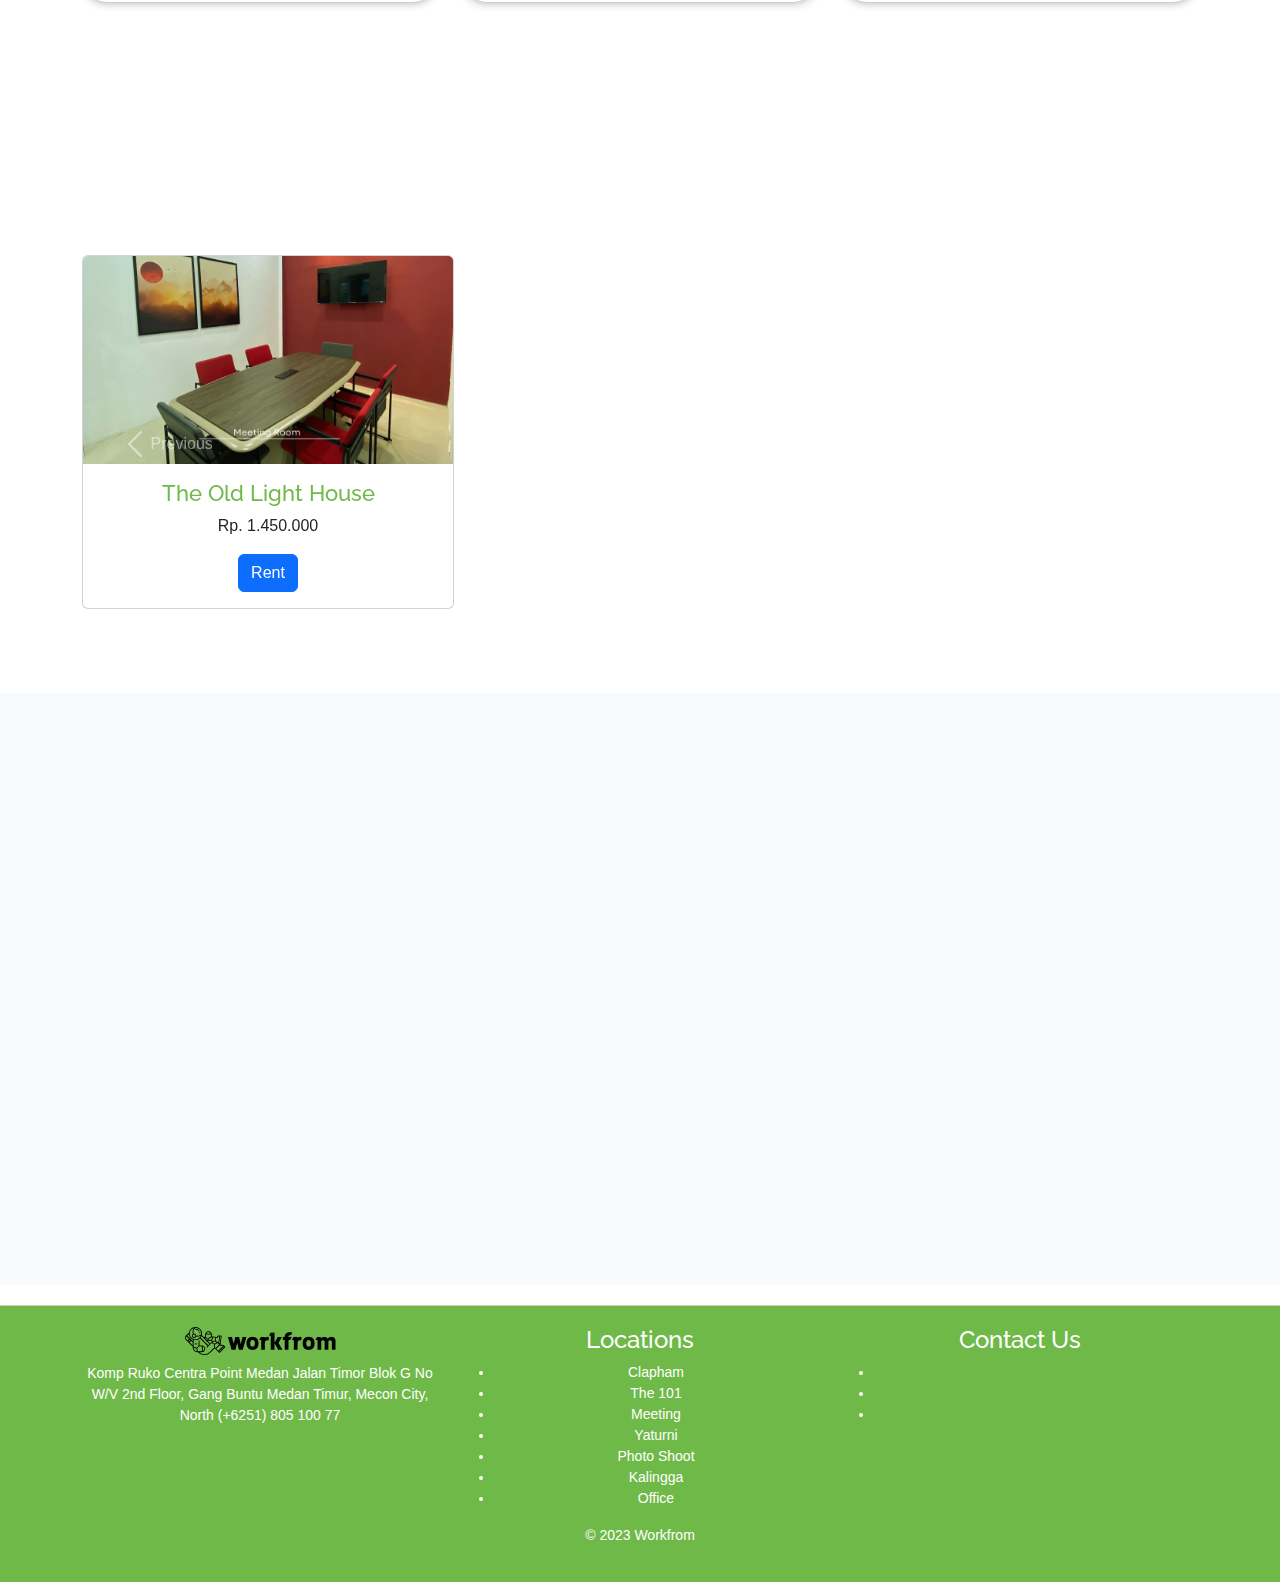
<file: Main-Web/Customer Page.html>
<!DOCTYPE html>
<html lang="en">
  <head>
    <meta charset="utf-8" />
    <meta content="width=device-width, initial-scale=1.0" name="viewport" />

    <title>workform.id</title>
    <meta content="" name="description" />
    <meta content="" name="keywords" />

    <!-- Favicons -->
    <link href="assets/img/favicon.png" rel="icon" />
    <link href="assets/img/apple-touch-icon.png" rel="apple-touch-icon" />
    <link
      rel="stylesheet"
      href="https://use.fontawesome.com/releases/v5.8.1/css/all.css"
      integrity="sha384-50oBUHEmvpQ+1lW4y57PTFmhCaXp0ML5d60M1M7uH2+nqUivzIebhndOJK28anvf"
      crossorigin="anonymous"
    />

    <!-- Optional JavaScript -->
    <!-- jQuery first, then Popper.js, then Bootstrap JS -->
    <script
      src="https://code.jquery.com/jquery-3.3.1.slim.min.js"
      integrity="sha384-q8i/X+965DzO0rT7abK41JStQIAqVgRVzpbzo5smXKp4YfRvH+8abtTE1Pi6jizo"
      crossorigin="anonymous"
    ></script>
    <script
      src="https://cdn.jsdelivr.net/npm/popper.js@1.14.3/dist/umd/popper.min.js"
      integrity="sha384-ZMP7rVo3mIykV+2+9J3UJ46jBk0WLaUAdn689aCwoqbBJiSnjAK/l8WvCWPIPm49"
      crossorigin="anonymous"
    ></script>
    <script
      src="https://cdn.jsdelivr.net/npm/bootstrap@4.1.3/dist/js/bootstrap.min.js"
      integrity="sha384-ChfqqxuZUCnJSK3+MXmPNIyE6ZbWh2IMqE241rYiqJxyMiZ6OW/JmZQ5stwEULTy"
      crossorigin="anonymous"
    ></script>
    <!-- Google Fonts -->
    <link
      href="https://fonts.googleapis.com/css?family=Open+Sans:300,300i,400,400i,600,600i,700,700i|Raleway:300,300i,400,400i,500,500i,600,600i,700,700i|Poppins:300,300i,400,400i,500,500i,600,600i,700,700i"
      rel="stylesheet"
    />
    <link
      href="https://fonts.googleapis.com/css?family=Poppins"
      rel="stylesheet"
    />
    <!-- Vendor CSS Files -->
    <link href="assets/vendor/aos/aos.css" rel="stylesheet" />
    <link
      href="assets/vendor/bootstrap/css/bootstrap.min.css"
      rel="stylesheet"
    />
    <link
      href="assets/vendor/bootstrap-icons/bootstrap-icons.css"
      rel="stylesheet"
    />
    <link href="assets/vendor/boxicons/css/boxicons.min.css" rel="stylesheet" />
    <link
      href="assets/vendor/glightbox/css/glightbox.min.css"
      rel="stylesheet"
    />
    <link href="assets/vendor/remixicon/remixicon.css" rel="stylesheet" />
    <link href="assets/vendor/swiper/swiper-bundle.min.css" rel="stylesheet" />

    <!-- Template Main CSS File -->
    <link href="assets/css/style.css" rel="stylesheet" />
  </head>

  <body>
    <!-- ======= Header ======= -->
    <header id="header" class="fixed-top d-flex align-items-center">
      <div class="rounded-box">
        <div
          class="container d-flex align-items-center justify-content-between"
        >
          <div class="logo">
            <h1>
              <a href="index.html">
                <img src="assets/img/logoWF.png" alt="Italian Trulli"
              /></a>
            </h1>
          </div>

          <nav id="navbar" class="navbar">
            <ul>
              <li><a class="nav-link scrollto active" href="#hero">Home</a></li>

              <li class="dropdown">
                <a href="#"
                  ><span>Location</span> <i class="bi bi-chevron-down"></i
                ></a>
                <ul>
                  <li><a href="#">Medan</a></li>
                  <li><a href="#">Jakarta</a></li>
                </ul>
              </li>
              <li class="dropdown">
                <a href="usecase.html"
                  ><span>Use Case</span> <i class="bi bi-chevron-down"></i
                ></a>
                <ul>
                  <li><a href="#">Event</a></li>
                  <li><a href="#">Metting</a></li>
                  <li><a href="#">Photoshoot</a></li>
                  <li><a href="#">Videoshoot</a></li>
                </ul>
              </li>
              <li><a class="nav-link scrollto" href="#contact">Blog</a></li>
              <li>
                <a class="getstarted" href="Login.html">Sign In</a>
              </li>
            </ul>
            <i class="bi bi-list mobile-nav-toggle"></i>
          </nav>
          <!-- .navbar -->
        </div>
      </div>
    </header>
    <!-- End Header -->

    <!-- ======= Hero Section ======= -->
    <section id="hero" class="d-flex align-items-center">
      <div class="container">
        <div class="row">
          <div
            class="col-lg-6 pt-5 pt-lg-0 order-2 order-lg-1 d-flex flex-column justify-content-center"
          >
            <h1 data-aos="fade-up">
              Find Your <span style="color: #57b73e">Perfect</span> Working
              Space <i>Easily</i> Here
            </h1>
            <h2 data-aos="fade-up" data-aos-delay="400">
              You can find comfortable workspace with all necessary conditions.
              We have all most popular and newestco-working spaces
            </h2>
            <div class="search-container">
              <a class="nav-link scrollto active" href="Building Owner.html">
              <button class="search-button">Building Owner</button></a>
            </div>
            <section id="clients" class="clients clients">
              <div class="container">
                <div class="row">
                  <h2
                    data-aos="fade-up"
                    data-aos-delay="600"
                    style="font-size: 20px"
                  >
                    Our partnership
                  </h2>
                  <div class="col-lg-2 col-md-4 col-6">
                    <img
                      src="assets/img/clients/client-1.png"
                      class="img-fluid"
                      alt=""
                      data-aos="zoom-in"
                    />
                  </div>

                  <div class="col-lg-2 col-md-4 col-6">
                    <img
                      src="assets/img/clients/client-2.png"
                      class="img-fluid"
                      alt=""
                      data-aos="zoom-in"
                      data-aos-delay="100"
                    />
                  </div>

                  <div class="col-lg-2 col-md-4 col-6">
                    <img
                      src="assets/img/clients/client-3.png"
                      class="img-fluid"
                      alt=""
                      data-aos="zoom-in"
                      data-aos-delay="200"
                    />
                  </div>

                  <div class="col-lg-2 col-md-4 col-6">
                    <img
                      src="assets/img/clients/client-4.png"
                      class="img-fluid"
                      alt=""
                      data-aos="zoom-in"
                      data-aos-delay="300"
                    />
                  </div>
                </div>
              </div>
            </section>
          </div>
          <div
            class="col-lg-6 order-1 order-lg-2 hero-img"
            data-aos="fade-left"
            data-aos-delay="200"
          >
            <img
              src="assets/img/Hero-img.jpeg"
              class="img-fluid animated"
              alt=""
            />
          </div>
        </div>
      </div>
    </section>
    <!-- End Hero -->

    <main id="main">
      <!-- ======= About Us Section ======= -->
      <section id="about" class="about">
        <div class="container">
          <div class="section-title" data-aos="fade-up">
            <p
              style="
                font-size: 18px;
                color: red;
                text-align: justify;
                line-height: 1;
              "
            >
              Solution To Whatever Your Workplace Needs
            </p>
            <h2 style="color: #6fb949; text-align: justify">
              Anytype of Workspace For Every Of Work
            </h2>
          </div>
          <div class="row">
            <div class="col-md-4">
              <div class="card">
                <img
                  src="assets/img/Places/place-1.png"
                  class="card-img-top"
                  alt="Image 1"
                />
                <div class="card-body">
                  <h5 class="card-title">Private day offices</h5>
                  <p class="card-text">Entire offices to rent.</p>
                  <a href="#" class="btn-primary">Search now</a>
                  <a href="#" class="btn btn-success"
                    ><i class="bi bi-heart-fill"></i
                  ></a>
                </div>
              </div>
            </div>
            <div class="col-md-4">
              <div class="card">
                <img
                  src="assets/img/Places/place-2.png"
                  class="card-img-top"
                  alt="Image 2"
                />
                <div class="card-body">
                  <h5 class="card-title">Private day offices</h5>
                  <p class="card-text">Entire offices to rent.</p>
                  <a href="#" class="btn-primary">Search now</a>
                  <a href="#" class="btn btn-success"
                    ><i class="bi bi-heart-fill"></i
                  ></a>
                </div>
              </div>
            </div>
            <div class="col-md-4">
              <div class="card">
                <img
                  src="assets/img/Places/place-3.png"
                  class="card-img-top"
                  alt="Image 3"
                />
                <div class="card-body">
                  <h5 class="card-title">Private day offices</h5>
                  <p class="card-text">Entire offices to rent.</p>
                  <a href="#" class="btn-primary">Search now</a>
                  <a href="#" class="btn btn-success"
                    ><i class="bi bi-heart-fill"></i
                  ></a>
                </div>
              </div>
            </div>
          </div>
          <div class="row">
            <div class="col-md-4">
              <div class="card">
                <img
                  src="assets/img/Places/place-4.jpg"
                  class="card-img-top"
                  alt="Image 4"
                />
                <div class="card-body">
                  <h5 class="card-title">Private day offices</h5>
                  <p class="card-text">Entire offices to rent.</p>
                  <a href="#" class="btn-primary">Search now</a>
                  <a href="#" class="btn btn-success"
                    ><i class="bi bi-heart-fill"></i
                  ></a>
                </div>
              </div>
            </div>
            <div class="col-md-4">
              <div class="card">
                <img
                  src="assets/img/Places/place-5.png"
                  class="card-img-top"
                  alt="Image 5"
                />
                <div class="card-body">
                  <h5 class="card-title">Private day offices</h5>
                  <p class="card-text">Entire offices to rent.</p>
                  <a href="#" class="btn-primary">Search now</a>
                  <a href="#" class="btn btn-success"
                    ><i class="bi bi-heart-fill"></i
                  ></a>
                </div>
              </div>
            </div>
            <div class="col-md-4">
              <div class="card">
                <img
                  src="assets/img/Places/place-6.jpg"
                  class="card-img-top"
                  alt="Image 6"
                />
                <div class="card-body">
                  <h5 class="card-title">Private day offices</h5>
                  <p class="card-text">Entire offices to rent.</p>
                  <a href="#" class="btn-primary">Search now</a>
                  <a href="#" class="btn btn-success"
                    ><i class="bi bi-heart-fill"></i
                  ></a>
                </div>
              </div>
            </div>
          </div>
        </div>
      </section>
      <!-- End About Us Section -->

      <!-- ======= ordern ======= -->
      <section id="counts" class="counts">
        <div class="container">
          <div class="section-title" data-aos="fade-up">
            <p
              style="
                font-size: 18px;
                color: red;
                text-align: justify;
                line-height: 1;
              "
            >
            Explore Our Workspace
            </p>
            <h2 style="color: #6fb949; text-align: justify">
              Featured Working Space
            </h2>
          </div>
          <h2 class="text-center mb-4 text-white">Rent Your Office?</h2>
          <div id="newsCarousel" class="carousel slide" data-ride="carousel">
            <div class="carousel-inner">
              <!-- News Card 1 -->
              <div class="carousel-item active">
                <div class="col-md-4">
                  <!-- News Card 1 Content -->
                  <div class="card mb-4">
                    <img
                      src="assets/img/Places/place-6.jpg"
                      class="card-img-top"
                      alt="News 1"
                    />
                    <div class="card-body">
                      <b
                        ><h5
                          class="card-title"
                          ,
                          style="color: #6fb949; font-size: 22px"
                        >
                          The Old Light House
                        </h5></b
                      >
                      <p class="card-text">Rp. 1.450.000</p>
                      <a href="#" class="btn btn-primary">Rent</a>
                    </div>
                  </div>
                </div>
              </div>
              <!-- News Card 2 -->
              <div class="carousel-item">
                <div class="col-md-4">
                  <!-- News Card 2 Content -->
                  <div class="card mb-4">
                    <img
                      src="assets/img/Places/place-5.png"
                      class="card-img-top"
                      alt="News 2"
                    />
                    <div class="card-body">
                      <b
                        ><h5
                          class="card-title"
                          ,
                          style="color: #6fb949; font-size: 22px"
                        >
                          Cosmo
                        </h5></b
                      >
                      <p class="card-text">Rp. 1.450.000</p>
                      <a href="#" class="btn btn-primary">Rent</a>
                    </div>
                  </div>
                </div>
              </div>
              <!-- News Card 3 -->
              <div class="carousel-item">
                <div class="col-md-4">
                  <!-- News Card 3 Content -->
                  <div class="card mb-4">
                    <img
                      src="assets/img/Places/place-4.jpg"
                      class="card-img-top"
                      alt="News 3"
                    />
                    <div class="card-body">
                      <b
                        ><h5
                          class="card-title"
                          ,
                          style="color: #6fb949; font-size: 22px"
                        >
                          Roseland
                        </h5></b
                      >
                      <p class="card-text">Rp. 1.450.000</p>
                      <a href="#" class="btn btn-primary">Rent</a>
                    </div>
                  </div>
                </div>
              </div>
            </div>
            <!-- Carousel Controls -->
            <a
              class="carousel-control-prev"
              href="#newsCarousel"
              role="button"
              data-slide="prev"
            >
              <span
                class="carousel-control-prev-icon"
                aria-hidden="true"
              ></span>
              <span class="sr-only">Previous</span>
            </a>
            <a
              class="carousel-control-next"
              href="#newsCarousel"
              role="button"
              data-slide="next"
            >
              <span
                class="carousel-control-next-icon"
                aria-hidden="true"
              ></span>
              <span class="sr-only">Next</span>
            </a>
          </div>
        </div>
      </section>
      <!-- End oder Section -->

      <!-- ======= Testimonials Section ======= -->
      <section id="testimonials" class="testimonials section-bg">
        <div class="container">
          <div class="section-title" data-aos="fade-up">
            <h2>Testimonials</h2>
            <p>Magnam dolores commodi suscipit eum quidem consectetur velit</p>
          </div>

          <div
            class="testimonials-slider swiper"
            data-aos="fade-up"
            data-aos-delay="100"
          >
            <div class="swiper-wrapper">
              <div class="swiper-slide">
                <div class="testimonial-wrap">
                  <div class="testimonial-item">
                    <img
                      src="assets/img/testimonials/testimonials-1.jpg"
                      class="testimonial-img"
                      alt=""
                    />
                    <h3>Saul Goodman</h3>
                    <h4>Ceo &amp; Founder</h4>
                    <p>
                      <i class="bx bxs-quote-alt-left quote-icon-left"></i>
                      Proin iaculis purus consequat sem cure digni ssim donec
                      porttitora entum suscipit rhoncus. Accusantium quam,
                      ultricies eget id, aliquam eget nibh et. Maecen aliquam,
                      risus at semper.
                      <i class="bx bxs-quote-alt-right quote-icon-right"></i>
                    </p>
                  </div>
                </div>
              </div>
              <!-- End testimonial item -->

              <div class="swiper-slide">
                <div class="testimonial-wrap">
                  <div class="testimonial-item">
                    <img
                      src="assets/img/testimonials/testimonials-2.jpg"
                      class="testimonial-img"
                      alt=""
                    />
                    <h3>Sara Wilsson</h3>
                    <h4>Designer</h4>
                    <p>
                      <i class="bx bxs-quote-alt-left quote-icon-left"></i>
                      Export tempor illum tamen malis malis eram quae irure esse
                      labore quem cillum quid cillum eram malis quorum velit
                      fore eram velit sunt aliqua noster fugiat irure amet legam
                      anim culpa.
                      <i class="bx bxs-quote-alt-right quote-icon-right"></i>
                    </p>
                  </div>
                </div>
              </div>
              <!-- End testimonial item -->

              <div class="swiper-slide">
                <div class="testimonial-wrap">
                  <div class="testimonial-item">
                    <img
                      src="assets/img/testimonials/testimonials-3.jpg"
                      class="testimonial-img"
                      alt=""
                    />
                    <h3>Jena Karlis</h3>
                    <h4>Store Owner</h4>
                    <p>
                      <i class="bx bxs-quote-alt-left quote-icon-left"></i>
                      Enim nisi quem export duis labore cillum quae magna enim
                      sint quorum nulla quem veniam duis minim tempor labore
                      quem eram duis noster aute amet eram fore quis sint minim.
                      <i class="bx bxs-quote-alt-right quote-icon-right"></i>
                    </p>
                  </div>
                </div>
              </div>
              <!-- End testimonial item -->

              <div class="swiper-slide">
                <div class="testimonial-wrap">
                  <div class="testimonial-item">
                    <img
                      src="assets/img/testimonials/testimonials-4.jpg"
                      class="testimonial-img"
                      alt=""
                    />
                    <h3>Matt Brandon</h3>
                    <h4>Freelancer</h4>
                    <p>
                      <i class="bx bxs-quote-alt-left quote-icon-left"></i>
                      Fugiat enim eram quae cillum dolore dolor amet nulla culpa
                      multos export minim fugiat minim velit minim dolor enim
                      duis veniam ipsum anim magna sunt elit fore quem dolore
                      labore illum veniam.
                      <i class="bx bxs-quote-alt-right quote-icon-right"></i>
                    </p>
                  </div>
                </div>
              </div>
              <!-- End testimonial item -->

              <div class="swiper-slide">
                <div class="testimonial-wrap">
                  <div class="testimonial-item">
                    <img
                      src="assets/img/testimonials/testimonials-5.jpg"
                      class="testimonial-img"
                      alt=""
                    />
                    <h3>John Larson</h3>
                    <h4>Entrepreneur</h4>
                    <p>
                      <i class="bx bxs-quote-alt-left quote-icon-left"></i>
                      Quis quorum aliqua sint quem legam fore sunt eram irure
                      aliqua veniam tempor noster veniam enim culpa labore duis
                      sunt culpa nulla illum cillum fugiat legam esse veniam
                      culpa fore nisi cillum quid.
                      <i class="bx bxs-quote-alt-right quote-icon-right"></i>
                    </p>
                  </div>
                </div>
              </div>
              <!-- End testimonial item -->
            </div>
            <div class="swiper-pagination"></div>
          </div>
        </div>
      </section>
      <!-- End Testimonials Section -->

      

    <!-- ======= Footer ======= -->
    <footer>
      <div class="container">
        <div class="row">
          <div class="col-md-4">
            <h4><a href="index.html">
              <img src="assets/img/logoWF.png" alt="Italian Trulli"
            /></a></h4>
            <p>
              Komp Ruko Centra Point Medan Jalan Timor Blok G No W/V 2nd Floor,
              Gang Buntu Medan Timur, Mecon City, North (+6251) 805 100 77
            </p>
          </div>
          <div class="col-md-4">
            <h4>Locations</h4>
            <ul>
              <li>Clapham</li>
              <li>The 101</li>
              <li>Meeting</li>
              <li>Yaturni</li>
              <li>Photo Shoot</li>
              <li>Kalingga</li>
              <li>Office</li>
            </ul>
          </div>
          <div class="col-md-4">
            <h4>Contact Us</h4>
            <ul>
              <li><a href="#">Email</a></li>
              <li><a href="#">Phone</a></li>
              <li><a href="#">Social Media</a></li>
            </ul>
          </div>
        </div>
        <div class="row">
          <div class="col-md-12">
            <p>© 2023 Workfrom</p>
          </div>
        </div>
      </div>
    </footer>
    <!-- End Footer -->

    <a
      href="#"
      class="back-to-top d-flex align-items-center justify-content-center"
      ><i class="bi bi-arrow-up-short"></i
    ></a>

    <!-- Vendor JS Files -->
    <script src="assets/vendor/purecounter/purecounter_vanilla.js"></script>
    <script src="assets/vendor/aos/aos.js"></script>
    <script src="assets/vendor/bootstrap/js/bootstrap.bundle.min.js"></script>
    <script src="assets/vendor/glightbox/js/glightbox.min.js"></script>
    <script src="assets/vendor/isotope-layout/isotope.pkgd.min.js"></script>
    <script src="assets/vendor/swiper/swiper-bundle.min.js"></script>
    <script src="assets/vendor/php-email-form/validate.js"></script>

    <!-- Template Main JS File -->
    <script src="assets/js/main.js"></script>
  </body>
</html>
</file>
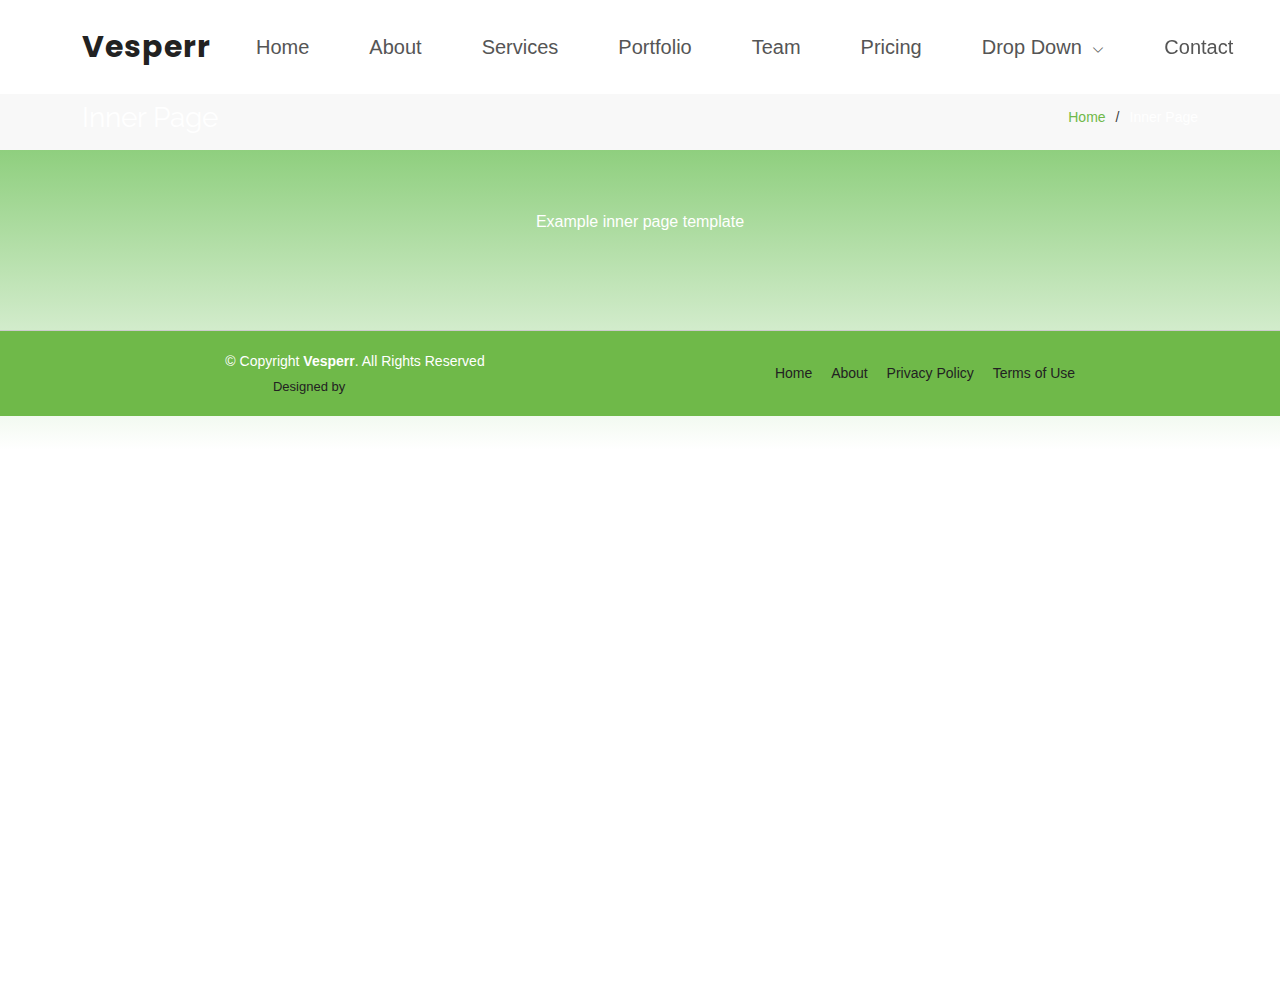
<file: Main-Web/inner-page.html>
<!DOCTYPE html>
<html lang="en">

<head>
  <meta charset="utf-8">
  <meta content="width=device-width, initial-scale=1.0" name="viewport">

  <title>Inner Page - Vesperr Bootstrap Template</title>
  <meta content="" name="description">
  <meta content="" name="keywords">

  <!-- Favicons -->
  <link href="assets/img/favicon.png" rel="icon">
  <link href="assets/img/apple-touch-icon.png" rel="apple-touch-icon">

  <!-- Google Fonts -->
  <link href="https://fonts.googleapis.com/css?family=Open+Sans:300,300i,400,400i,600,600i,700,700i|Raleway:300,300i,400,400i,500,500i,600,600i,700,700i|Poppins:300,300i,400,400i,500,500i,600,600i,700,700i" rel="stylesheet">

  <!-- Vendor CSS Files -->
  <link href="assets/vendor/aos/aos.css" rel="stylesheet">
  <link href="assets/vendor/bootstrap/css/bootstrap.min.css" rel="stylesheet">
  <link href="assets/vendor/bootstrap-icons/bootstrap-icons.css" rel="stylesheet">
  <link href="assets/vendor/boxicons/css/boxicons.min.css" rel="stylesheet">
  <link href="assets/vendor/glightbox/css/glightbox.min.css" rel="stylesheet">
  <link href="assets/vendor/remixicon/remixicon.css" rel="stylesheet">
  <link href="assets/vendor/swiper/swiper-bundle.min.css" rel="stylesheet">

  <!-- Template Main CSS File -->
  <link href="assets/css/style.css" rel="stylesheet">

  <!-- =======================================================
  * Template Name: Vesperr
  * Updated: Sep 18 2023 with Bootstrap v5.3.2
  * Template URL: https://bootstrapmade.com/vesperr-free-bootstrap-template/
  * Author: BootstrapMade.com
  * License: https://bootstrapmade.com/license/
  ======================================================== -->
</head>

<body>

  <!-- ======= Header ======= -->
  <header id="header" class="fixed-top d-flex align-items-center">
    <div class="container d-flex align-items-center justify-content-between">

      <div class="logo">
        <h1><a href="index.html">Vesperr</a></h1>
        <!-- Uncomment below if you prefer to use an image logo -->
        <!-- <a href="index.html"><img src="assets/img/logo.png" alt="" class="img-fluid"></a>-->
      </div>

      <nav id="navbar" class="navbar">
        <ul>
          <li><a class="nav-link scrollto " href="#hero">Home</a></li>
          <li><a class="nav-link scrollto" href="#about">About</a></li>
          <li><a class="nav-link scrollto" href="#services">Services</a></li>
          <li><a class="nav-link scrollto " href="#portfolio">Portfolio</a></li>
          <li><a class="nav-link scrollto" href="#team">Team</a></li>
          <li><a class="nav-link scrollto" href="#pricing">Pricing</a></li>
          <li class="dropdown"><a href="#"><span>Drop Down</span> <i class="bi bi-chevron-down"></i></a>
            <ul>
              <li><a href="#">Drop Down 1</a></li>
              <li class="dropdown"><a href="#"><span>Deep Drop Down</span> <i class="bi bi-chevron-right"></i></a>
                <ul>
                  <li><a href="#">Deep Drop Down 1</a></li>
                  <li><a href="#">Deep Drop Down 2</a></li>
                  <li><a href="#">Deep Drop Down 3</a></li>
                  <li><a href="#">Deep Drop Down 4</a></li>
                  <li><a href="#">Deep Drop Down 5</a></li>
                </ul>
              </li>
              <li><a href="#">Drop Down 2</a></li>
              <li><a href="#">Drop Down 3</a></li>
              <li><a href="#">Drop Down 4</a></li>
            </ul>
          </li>
          <li><a class="nav-link scrollto" href="#contact">Contact</a></li>
          <li><a class="getstarted scrollto" href="#about">Get Started</a></li>
        </ul>
        <i class="bi bi-list mobile-nav-toggle"></i>
      </nav><!-- .navbar -->

    </div>
  </header><!-- End Header -->

  <main id="main">

    <!-- ======= Breadcrumbs Section ======= -->
    <section class="breadcrumbs">
      <div class="container">

        <div class="d-flex justify-content-between align-items-center">
          <h2>Inner Page</h2>
          <ol>
            <li><a href="index.html">Home</a></li>
            <li>Inner Page</li>
          </ol>
        </div>

      </div>
    </section><!-- End Breadcrumbs Section -->

    <section class="inner-page">
      <div class="container">
        <p>
          Example inner page template
        </p>
      </div>
    </section>

  </main><!-- End #main -->

  <!-- ======= Footer ======= -->
  <footer id="footer">
    <div class="container">
      <div class="row d-flex align-items-center">
        <div class="col-lg-6 text-lg-left text-center">
          <div class="copyright">
            &copy; Copyright <strong>Vesperr</strong>. All Rights Reserved
          </div>
          <div class="credits">
            <!-- All the links in the footer should remain intact. -->
            <!-- You can delete the links only if you purchased the pro version. -->
            <!-- Licensing information: https://bootstrapmade.com/license/ -->
            <!-- Purchase the pro version with working PHP/AJAX contact form: https://bootstrapmade.com/vesperr-free-bootstrap-template/ -->
            Designed by <a href="https://bootstrapmade.com/">BootstrapMade</a>
          </div>
        </div>
        <div class="col-lg-6">
          <nav class="footer-links text-lg-right text-center pt-2 pt-lg-0">
            <a href="#intro" class="scrollto">Home</a>
            <a href="#about" class="scrollto">About</a>
            <a href="#">Privacy Policy</a>
            <a href="#">Terms of Use</a>
          </nav>
        </div>
      </div>
    </div>
  </footer><!-- End Footer -->

  <a href="#" class="back-to-top d-flex align-items-center justify-content-center"><i class="bi bi-arrow-up-short"></i></a>

  <!-- Vendor JS Files -->
  <script src="assets/vendor/purecounter/purecounter_vanilla.js"></script>
  <script src="assets/vendor/aos/aos.js"></script>
  <script src="assets/vendor/bootstrap/js/bootstrap.bundle.min.js"></script>
  <script src="assets/vendor/glightbox/js/glightbox.min.js"></script>
  <script src="assets/vendor/isotope-layout/isotope.pkgd.min.js"></script>
  <script src="assets/vendor/swiper/swiper-bundle.min.js"></script>
  <script src="assets/vendor/php-email-form/validate.js"></script>

  <!-- Template Main JS File -->
  <script src="assets/js/main.js"></script>

</body>

</html>
</file>
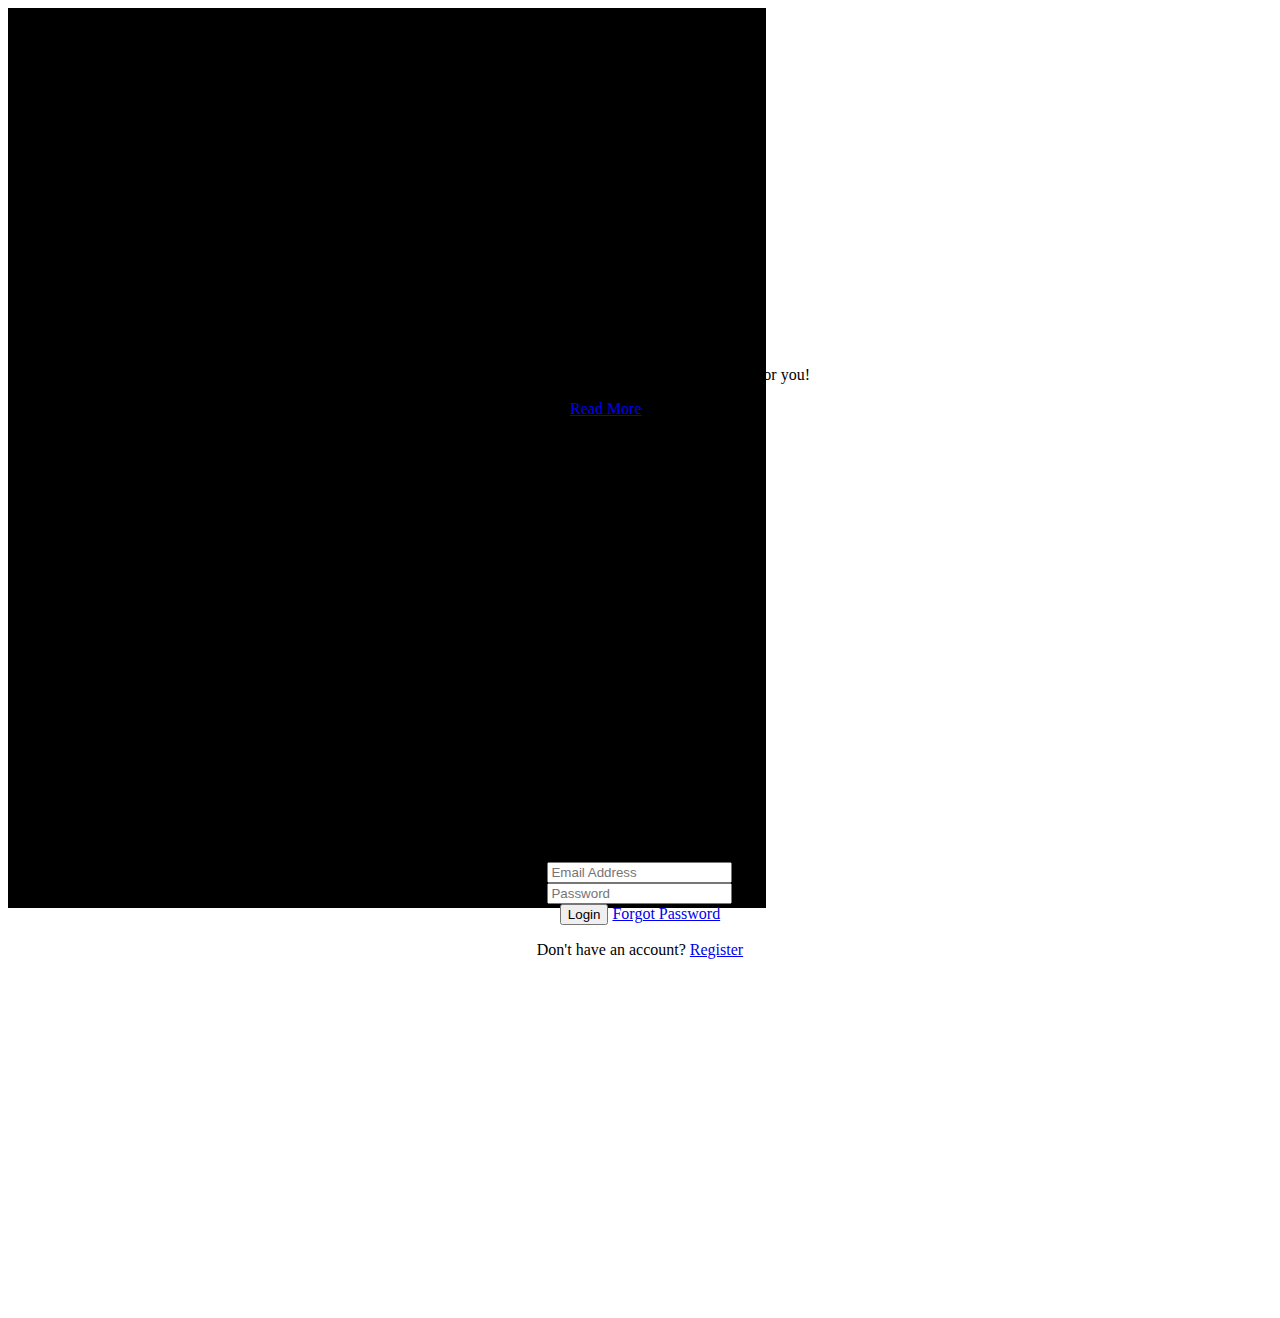
<file: Main-Web/Login.html>
<!DOCTYPE html>
<html lang="en">
  <head>
    <!-- Required meta tags -->
    <meta charset="utf-8" />
    <meta
      name="viewport"
      content="width=device-width, initial-scale=1, shrink-to-fit=no"
    />

    <!-- Bootstrap CSS -->
    <link
      rel="stylesheet"
      href="https://cdn.jsdelivr.net/npm/bootstrap@4.6.2/dist/css/bootstrap.min.css"
      integrity="sha384-xOolHFLEh07PJGoPkLv1IbcEPTNtaed2xpHsD9ESMhqIYd0nLMwNLD69Npy4HI+N"
      crossorigin="anonymous"
    />

    <!-- Font Awesome -->
    <link
      rel="stylesheet"
      href="https://use.fontawesome.com/releases/v5.8.1/css/all.css"
      integrity="sha384-50oBUHEmvpQ+1lW4y57PTFmhCaXp0ML5d60M1M7uH2+nqUivzIebhndOJK28anvf"
      crossorigin="anonymous"
    />

    <!-- Style CSS-->
    <link rel="stylesheet" href="assets/css/Login&Sign up.css" />

    <title>Workfrom</title>
  </head>
  <body>
    <!-- Login -->
    <div class="background">
      <div class="container-fluid">
        <div class="row">
          <div class="col-lg-7">
            <div class="left-content">
              <div class="text-white">
                <h1 class="display-4" style="font-family: Poppins">Workfrom</h1>
                <p class="lead">Find the right working space for you!</p>
                <a href="Customer Page.html" class="btn btn-success"
                  >Read More</a
                >
              </div>
            </div>
          </div>
          <div class="col-lg-5 center-content">
            <div class="mt-5">
              <h2>Hello Again!</h2>
              <p class="text-muted">Welcome Back</p>
              <form>
                <div class="form-group">
                  <input
                    type="email"
                    class="form-control"
                    id="email"
                    placeholder="Email Address"
                  />
                </div>
                <div class="form-group">
                  <input
                    type="password"
                    class="form-control"
                    id="password"
                    placeholder="Password"
                  />
                </div>
                <button type="submit" class="btn btn-primary btn-block">
                  Login
                </button>
                <a href="#" class="btn btn-link">Forgot Password</a>
                <p class="text-center mt-3">
                  Don't have an account?
                  <a href="signup.html" class="btn btn-success">Register</a>
                </p>
              </form>
            </div>
          </div>
        </div>
      </div>
    </div>

    <!-- Optional JavaScript; choose one of the two! -->

    <!-- Option 1: jQuery and Bootstrap Bundle (includes Popper) -->
    <script
      src="https://cdn.jsdelivr.net/npm/jquery@3.5.1/dist/jquery.slim.min.js"
      integrity="sha384-DfXdz2htPH0lsSSs5nCTpuj/zy4C+OGpamoFVy38MVBnE+IbbVYUew+OrCXaRkfj"
      crossorigin="anonymous"
    ></script>
    <script
      src="https://cdn.jsdelivr.net/npm/bootstrap@4.6.2/dist/js/bootstrap.bundle.min.js"
      integrity="sha384-Fy6S3B9q64WdZWQUiU+q4/2Lc9npb8tCaSX9FK7E8HnRr0Jz8D6OP9dO5Vg3Q9ct"
      crossorigin="anonymous"
    ></script>

    <!-- Option 2: Separate Popper and Bootstrap JS -->
    <!--
      <script src="https://cdn.jsdelivr.net/npm/jquery@3.5.1/dist/jquery.slim.min.js" integrity="sha384-DfXdz2htPH0lsSSs5nCTpuj/zy4C+OGpamoFVy38MVBnE+IbbVYUew+OrCXaRkfj" crossorigin="anonymous"></script>
      <script src="https://cdn.jsdelivr.net/npm/popper.js@1.16.1/dist/umd/popper.min.js" integrity="sha384-9/reFTGAW83EW2RDu2S0VKaIzap3H66lZH81PoYlFhbGU+6BZp6G7niu735Sk7lN" crossorigin="anonymous"></script>
      <script src="https://cdn.jsdelivr.net/npm/bootstrap@4.6.2/dist/js/bootstrap.min.js" integrity="sha384-+sLIOodYLS7CIrQpBjl+C7nPvqq+FbNUBDunl/OZv93DB7Ln/533i8e/mZXLi/P+" crossorigin="anonymous"></script> -->
  </body>
</html>
</file>
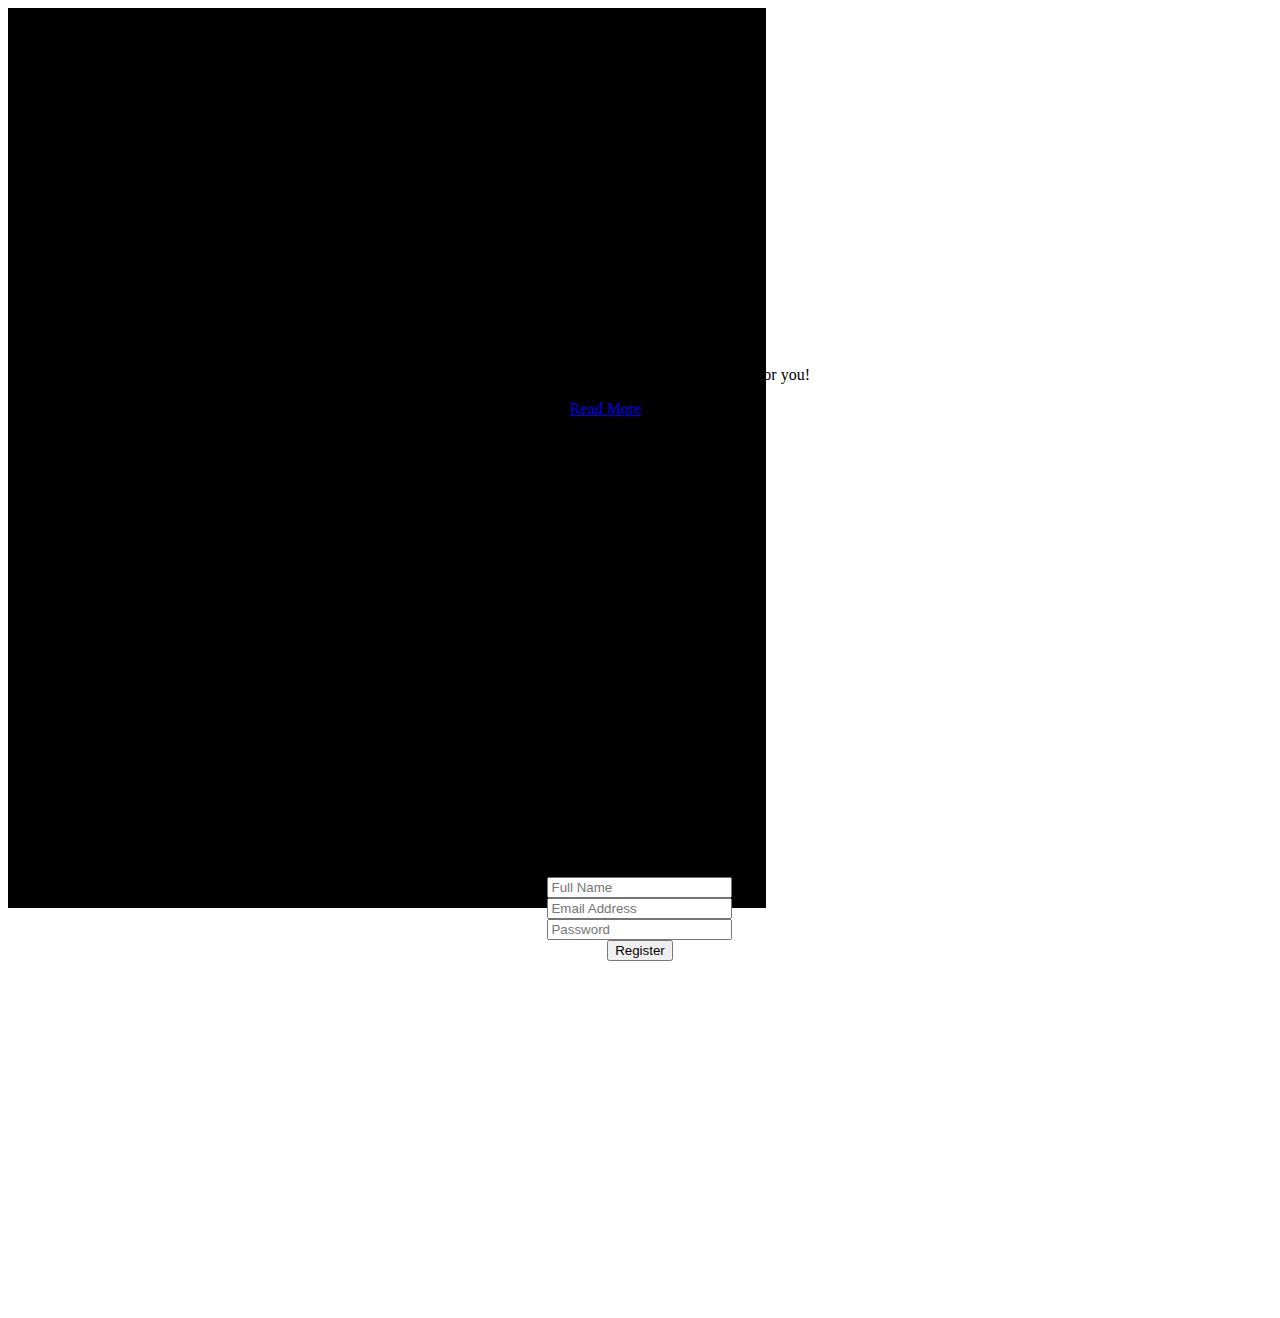
<file: Main-Web/signup.html>
<!DOCTYPE html>
<html lang="en">
  <head>
    <!-- Required meta tags -->
    <meta charset="utf-8" />
    <meta
      name="viewport"
      content="width=device-width, initial-scale=1, shrink-to-fit=no"
    />

    <!-- Bootstrap CSS -->
    <link
      rel="stylesheet"
      href="https://cdn.jsdelivr.net/npm/bootstrap@4.6.2/dist/css/bootstrap.min.css"
      integrity="sha384-xOolHFLEh07PJGoPkLv1IbcEPTNtaed2xpHsD9ESMhqIYd0nLMwNLD69Npy4HI+N"
      crossorigin="anonymous"
    />

    <!-- Font Awesome -->
    <link
      rel="stylesheet"
      href="https://use.fontawesome.com/releases/v5.8.1/css/all.css"
      integrity="sha384-50oBUHEmvpQ+1lW4y57PTFmhCaXp0ML5d60M1M7uH2+nqUivzIebhndOJK28anvf"
      crossorigin="anonymous"
    />

    <!-- Style CSS-->
    <link rel="stylesheet" href="assets/css/Login&Sign up.css" />

    <title>Workfrom</title>
  </head>
  <body>
    <!-- Sign Up -->
    <div class="background">
      <div class="container-fluid">
        <div class="row">
          <div class="col-lg-7">
            <div class="left-content">
              <div class="text-white">
                <h1 class="display-4" style="font-family: Poppins">Workfrom</h1>
                <p class="lead">Find the right working space for you!</p>
                <a href="Customer Page.html" class="btn btn-success"
                  >Read More</a
                >
              </div>
            </div>
          </div>
          <div class="col-lg-5 center-content">
            <div class="mt-5">
              <h2>Hello Again!</h2>
              <p class="text-muted">Sign Up to Get Started</p>
              <form>
                <div class="form-group">
                  <input
                    type="text"
                    class="form-control"
                    id="name"
                    placeholder="Full Name"
                  />
                </div>
                <div class="form-group">
                  <input
                    type="email"
                    class="form-control"
                    id="email"
                    placeholder="Email Address"
                  />
                </div>
                <div class="form-group">
                  <input
                    type="password"
                    class="form-control"
                    id="password"
                    placeholder="Password"
                  />
                </div>
                <button type="submit" class="btn btn-success btn-block">
                  Register
                </button>
              </form>
            </div>
          </div>
        </div>
      </div>
    </div>

    <!-- Optional JavaScript; choose one of the two! -->

    <!-- Option 1: jQuery and Bootstrap Bundle (includes Popper) -->
    <script
      src="https://cdn.jsdelivr.net/npm/jquery@3.5.1/dist/jquery.slim.min.js"
      integrity="sha384-DfXdz2htPH0lsSSs5nCTpuj/zy4C+OGpamoFVy38MVBnE+IbbVYUew+OrCXaRkfj"
      crossorigin="anonymous"
    ></script>
    <script
      src="https://cdn.jsdelivr.net/npm/bootstrap@4.6.2/dist/js/bootstrap.bundle.min.js"
      integrity="sha384-Fy6S3B9q64WdZWQUiU+q4/2Lc9npb8tCaSX9FK7E8HnRr0Jz8D6OP9dO5Vg3Q9ct"
      crossorigin="anonymous"
    ></script>

    <!-- Option 2: Separate Popper and Bootstrap JS -->
    <!--
      <script src="https://cdn.jsdelivr.net/npm/jquery@3.5.1/dist/jquery.slim.min.js" integrity="sha384-DfXdz2htPH0lsSSs5nCTpuj/zy4C+OGpamoFVy38MVBnE+IbbVYUew+OrCXaRkfj" crossorigin="anonymous"></script>
      <script src="https://cdn.jsdelivr.net/npm/popper.js@1.16.1/dist/umd/popper.min.js" integrity="sha384-9/reFTGAW83EW2RDu2S0VKaIzap3H66lZH81PoYlFhbGU+6BZp6G7niu735Sk7lN" crossorigin="anonymous"></script>
      <script src="https://cdn.jsdelivr.net/npm/bootstrap@4.6.2/dist/js/bootstrap.min.js" integrity="sha384-+sLIOodYLS7CIrQpBjl+C7nPvqq+FbNUBDunl/OZv93DB7Ln/533i8e/mZXLi/P+" crossorigin="anonymous"></script> -->
  </body>
</html>
</file>
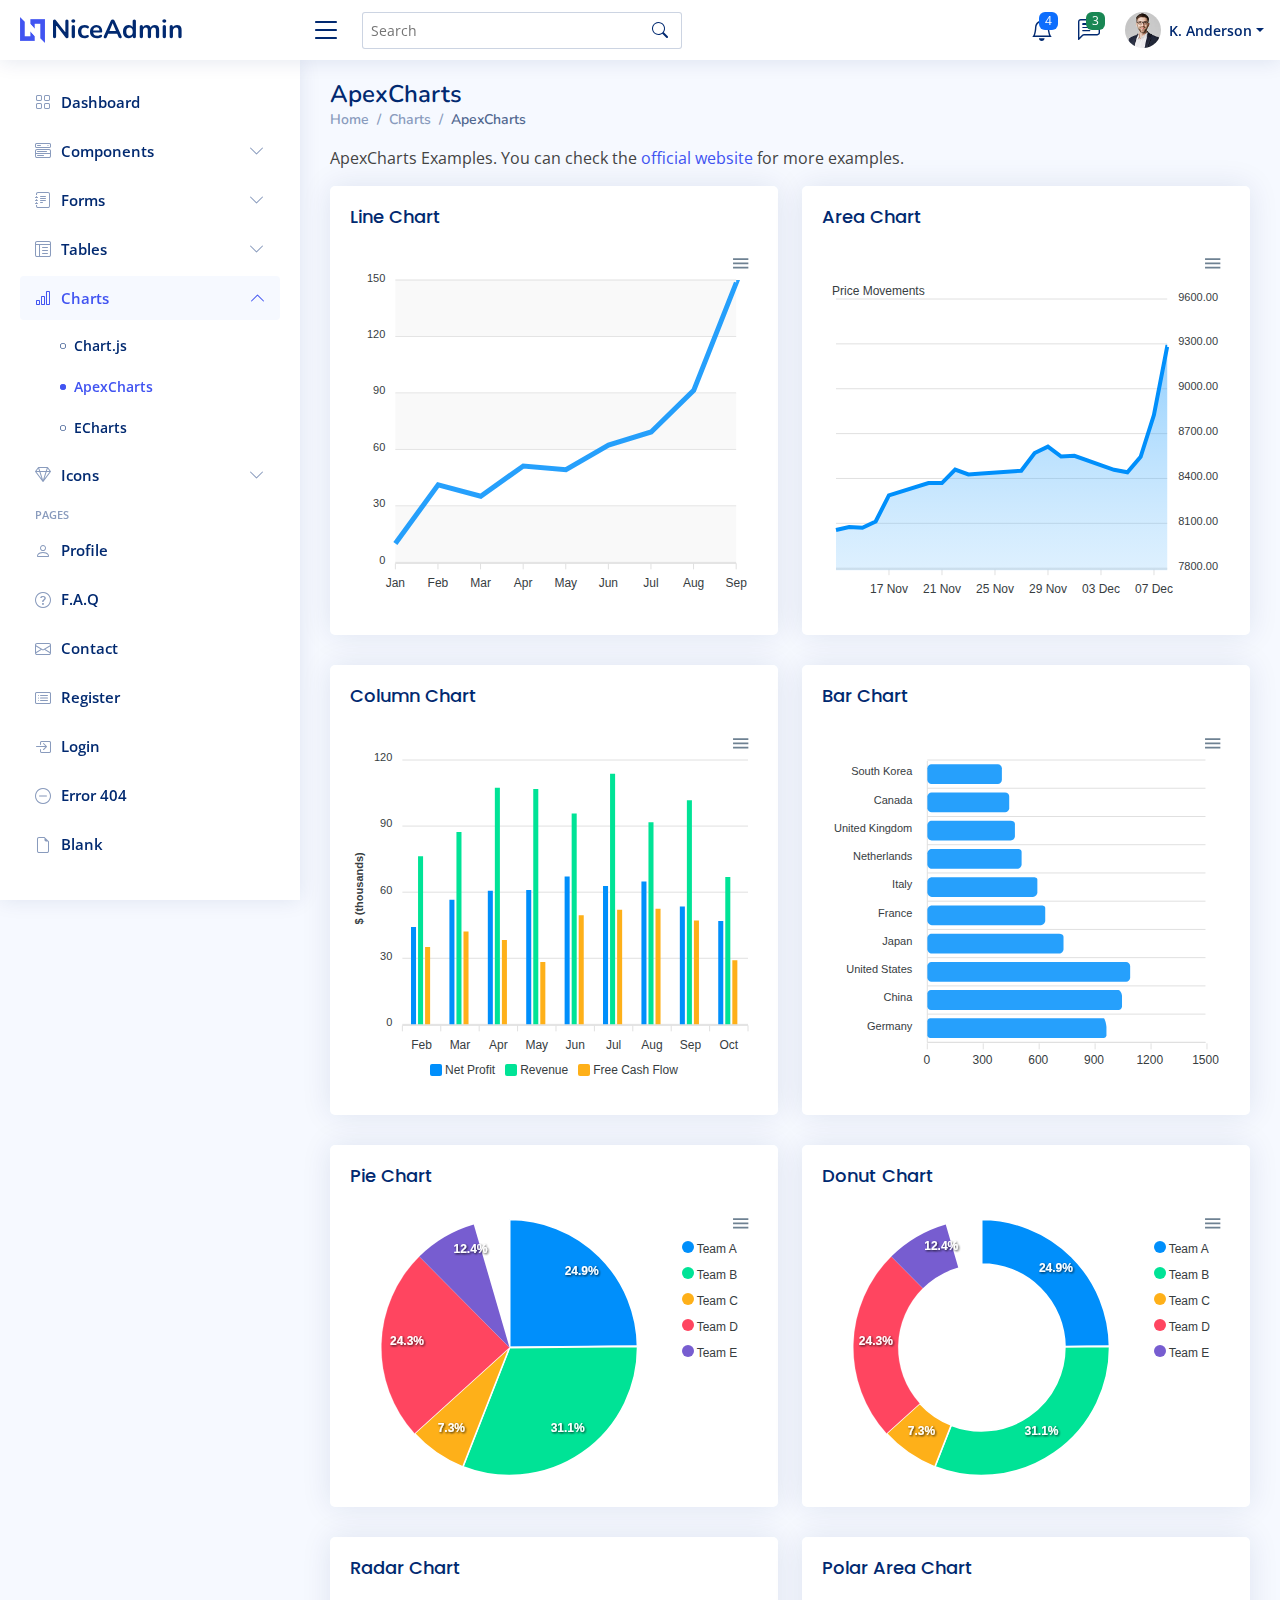
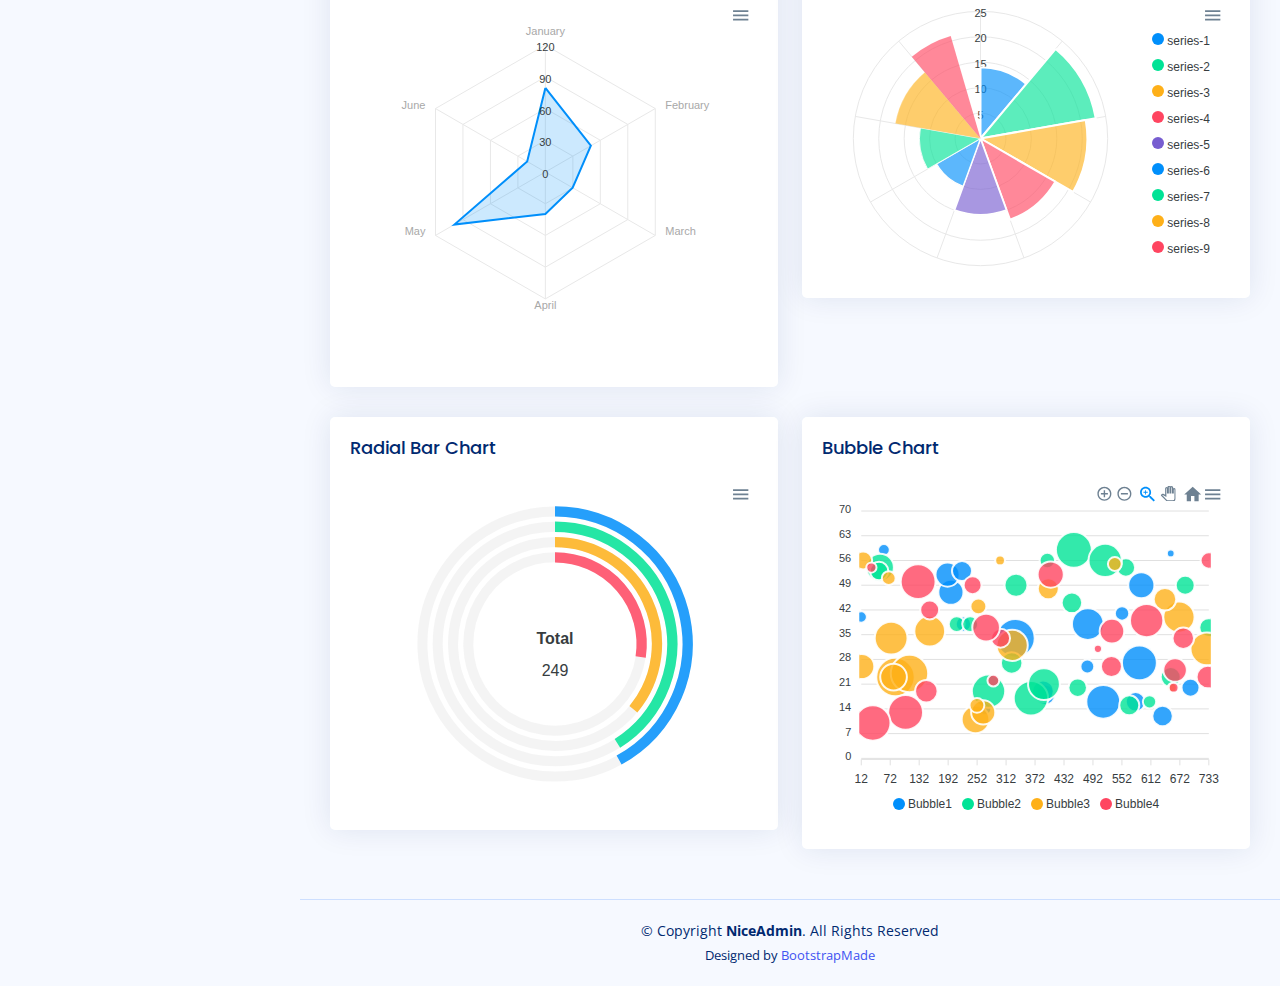
<file: Admin/AdminBeckend/charts-apexcharts.html>
<!DOCTYPE html>
<html lang="en">

<head>
  <meta charset="utf-8">
  <meta content="width=device-width, initial-scale=1.0" name="viewport">

  <title>Charts / ApexCharts - NiceAdmin Bootstrap Template</title>
  <meta content="" name="description">
  <meta content="" name="keywords">

  <!-- Favicons -->
  <link href="assets/img/favicon.png" rel="icon">
  <link href="assets/img/apple-touch-icon.png" rel="apple-touch-icon">

  <!-- Google Fonts -->
  <link href="https://fonts.gstatic.com" rel="preconnect">
  <link href="https://fonts.googleapis.com/css?family=Open+Sans:300,300i,400,400i,600,600i,700,700i|Nunito:300,300i,400,400i,600,600i,700,700i|Poppins:300,300i,400,400i,500,500i,600,600i,700,700i" rel="stylesheet">

  <!-- Vendor CSS Files -->
  <link href="assets/vendor/bootstrap/css/bootstrap.min.css" rel="stylesheet">
  <link href="assets/vendor/bootstrap-icons/bootstrap-icons.css" rel="stylesheet">
  <link href="assets/vendor/boxicons/css/boxicons.min.css" rel="stylesheet">
  <link href="assets/vendor/quill/quill.snow.css" rel="stylesheet">
  <link href="assets/vendor/quill/quill.bubble.css" rel="stylesheet">
  <link href="assets/vendor/remixicon/remixicon.css" rel="stylesheet">
  <link href="assets/vendor/simple-datatables/style.css" rel="stylesheet">

  <!-- Template Main CSS File -->
  <link href="assets/css/style.css" rel="stylesheet">

  <!-- =======================================================
  * Template Name: NiceAdmin
  * Updated: Sep 18 2023 with Bootstrap v5.3.2
  * Template URL: https://bootstrapmade.com/nice-admin-bootstrap-admin-html-template/
  * Author: BootstrapMade.com
  * License: https://bootstrapmade.com/license/
  ======================================================== -->
</head>

<body>

  <!-- ======= Header ======= -->
  <header id="header" class="header fixed-top d-flex align-items-center">

    <div class="d-flex align-items-center justify-content-between">
      <a href="index.html" class="logo d-flex align-items-center">
        <img src="assets/img/logo.png" alt="">
        <span class="d-none d-lg-block">NiceAdmin</span>
      </a>
      <i class="bi bi-list toggle-sidebar-btn"></i>
    </div><!-- End Logo -->

    <div class="search-bar">
      <form class="search-form d-flex align-items-center" method="POST" action="#">
        <input type="text" name="query" placeholder="Search" title="Enter search keyword">
        <button type="submit" title="Search"><i class="bi bi-search"></i></button>
      </form>
    </div><!-- End Search Bar -->

    <nav class="header-nav ms-auto">
      <ul class="d-flex align-items-center">

        <li class="nav-item d-block d-lg-none">
          <a class="nav-link nav-icon search-bar-toggle " href="#">
            <i class="bi bi-search"></i>
          </a>
        </li><!-- End Search Icon-->

        <li class="nav-item dropdown">

          <a class="nav-link nav-icon" href="#" data-bs-toggle="dropdown">
            <i class="bi bi-bell"></i>
            <span class="badge bg-primary badge-number">4</span>
          </a><!-- End Notification Icon -->

          <ul class="dropdown-menu dropdown-menu-end dropdown-menu-arrow notifications">
            <li class="dropdown-header">
              You have 4 new notifications
              <a href="#"><span class="badge rounded-pill bg-primary p-2 ms-2">View all</span></a>
            </li>
            <li>
              <hr class="dropdown-divider">
            </li>

            <li class="notification-item">
              <i class="bi bi-exclamation-circle text-warning"></i>
              <div>
                <h4>Lorem Ipsum</h4>
                <p>Quae dolorem earum veritatis oditseno</p>
                <p>30 min. ago</p>
              </div>
            </li>

            <li>
              <hr class="dropdown-divider">
            </li>

            <li class="notification-item">
              <i class="bi bi-x-circle text-danger"></i>
              <div>
                <h4>Atque rerum nesciunt</h4>
                <p>Quae dolorem earum veritatis oditseno</p>
                <p>1 hr. ago</p>
              </div>
            </li>

            <li>
              <hr class="dropdown-divider">
            </li>

            <li class="notification-item">
              <i class="bi bi-check-circle text-success"></i>
              <div>
                <h4>Sit rerum fuga</h4>
                <p>Quae dolorem earum veritatis oditseno</p>
                <p>2 hrs. ago</p>
              </div>
            </li>

            <li>
              <hr class="dropdown-divider">
            </li>

            <li class="notification-item">
              <i class="bi bi-info-circle text-primary"></i>
              <div>
                <h4>Dicta reprehenderit</h4>
                <p>Quae dolorem earum veritatis oditseno</p>
                <p>4 hrs. ago</p>
              </div>
            </li>

            <li>
              <hr class="dropdown-divider">
            </li>
            <li class="dropdown-footer">
              <a href="#">Show all notifications</a>
            </li>

          </ul><!-- End Notification Dropdown Items -->

        </li><!-- End Notification Nav -->

        <li class="nav-item dropdown">

          <a class="nav-link nav-icon" href="#" data-bs-toggle="dropdown">
            <i class="bi bi-chat-left-text"></i>
            <span class="badge bg-success badge-number">3</span>
          </a><!-- End Messages Icon -->

          <ul class="dropdown-menu dropdown-menu-end dropdown-menu-arrow messages">
            <li class="dropdown-header">
              You have 3 new messages
              <a href="#"><span class="badge rounded-pill bg-primary p-2 ms-2">View all</span></a>
            </li>
            <li>
              <hr class="dropdown-divider">
            </li>

            <li class="message-item">
              <a href="#">
                <img src="assets/img/messages-1.jpg" alt="" class="rounded-circle">
                <div>
                  <h4>Maria Hudson</h4>
                  <p>Velit asperiores et ducimus soluta repudiandae labore officia est ut...</p>
                  <p>4 hrs. ago</p>
                </div>
              </a>
            </li>
            <li>
              <hr class="dropdown-divider">
            </li>

            <li class="message-item">
              <a href="#">
                <img src="assets/img/messages-2.jpg" alt="" class="rounded-circle">
                <div>
                  <h4>Anna Nelson</h4>
                  <p>Velit asperiores et ducimus soluta repudiandae labore officia est ut...</p>
                  <p>6 hrs. ago</p>
                </div>
              </a>
            </li>
            <li>
              <hr class="dropdown-divider">
            </li>

            <li class="message-item">
              <a href="#">
                <img src="assets/img/messages-3.jpg" alt="" class="rounded-circle">
                <div>
                  <h4>David Muldon</h4>
                  <p>Velit asperiores et ducimus soluta repudiandae labore officia est ut...</p>
                  <p>8 hrs. ago</p>
                </div>
              </a>
            </li>
            <li>
              <hr class="dropdown-divider">
            </li>

            <li class="dropdown-footer">
              <a href="#">Show all messages</a>
            </li>

          </ul><!-- End Messages Dropdown Items -->

        </li><!-- End Messages Nav -->

        <li class="nav-item dropdown pe-3">

          <a class="nav-link nav-profile d-flex align-items-center pe-0" href="#" data-bs-toggle="dropdown">
            <img src="assets/img/profile-img.jpg" alt="Profile" class="rounded-circle">
            <span class="d-none d-md-block dropdown-toggle ps-2">K. Anderson</span>
          </a><!-- End Profile Iamge Icon -->

          <ul class="dropdown-menu dropdown-menu-end dropdown-menu-arrow profile">
            <li class="dropdown-header">
              <h6>Kevin Anderson</h6>
              <span>Web Designer</span>
            </li>
            <li>
              <hr class="dropdown-divider">
            </li>

            <li>
              <a class="dropdown-item d-flex align-items-center" href="users-profile.html">
                <i class="bi bi-person"></i>
                <span>My Profile</span>
              </a>
            </li>
            <li>
              <hr class="dropdown-divider">
            </li>

            <li>
              <a class="dropdown-item d-flex align-items-center" href="users-profile.html">
                <i class="bi bi-gear"></i>
                <span>Account Settings</span>
              </a>
            </li>
            <li>
              <hr class="dropdown-divider">
            </li>

            <li>
              <a class="dropdown-item d-flex align-items-center" href="pages-faq.html">
                <i class="bi bi-question-circle"></i>
                <span>Need Help?</span>
              </a>
            </li>
            <li>
              <hr class="dropdown-divider">
            </li>

            <li>
              <a class="dropdown-item d-flex align-items-center" href="#">
                <i class="bi bi-box-arrow-right"></i>
                <span>Sign Out</span>
              </a>
            </li>

          </ul><!-- End Profile Dropdown Items -->
        </li><!-- End Profile Nav -->

      </ul>
    </nav><!-- End Icons Navigation -->

  </header><!-- End Header -->

  <!-- ======= Sidebar ======= -->
  <aside id="sidebar" class="sidebar">

    <ul class="sidebar-nav" id="sidebar-nav">

      <li class="nav-item">
        <a class="nav-link collapsed" href="index.html">
          <i class="bi bi-grid"></i>
          <span>Dashboard</span>
        </a>
      </li><!-- End Dashboard Nav -->

      <li class="nav-item">
        <a class="nav-link collapsed" data-bs-target="#components-nav" data-bs-toggle="collapse" href="#">
          <i class="bi bi-menu-button-wide"></i><span>Components</span><i class="bi bi-chevron-down ms-auto"></i>
        </a>
        <ul id="components-nav" class="nav-content collapse " data-bs-parent="#sidebar-nav">
          <li>
            <a href="components-alerts.html">
              <i class="bi bi-circle"></i><span>Alerts</span>
            </a>
          </li>
          <li>
            <a href="components-accordion.html">
              <i class="bi bi-circle"></i><span>Accordion</span>
            </a>
          </li>
          <li>
            <a href="components-badges.html">
              <i class="bi bi-circle"></i><span>Badges</span>
            </a>
          </li>
          <li>
            <a href="components-breadcrumbs.html">
              <i class="bi bi-circle"></i><span>Breadcrumbs</span>
            </a>
          </li>
          <li>
            <a href="components-buttons.html">
              <i class="bi bi-circle"></i><span>Buttons</span>
            </a>
          </li>
          <li>
            <a href="components-cards.html">
              <i class="bi bi-circle"></i><span>Cards</span>
            </a>
          </li>
          <li>
            <a href="components-carousel.html">
              <i class="bi bi-circle"></i><span>Carousel</span>
            </a>
          </li>
          <li>
            <a href="components-list-group.html">
              <i class="bi bi-circle"></i><span>List group</span>
            </a>
          </li>
          <li>
            <a href="components-modal.html">
              <i class="bi bi-circle"></i><span>Modal</span>
            </a>
          </li>
          <li>
            <a href="components-tabs.html">
              <i class="bi bi-circle"></i><span>Tabs</span>
            </a>
          </li>
          <li>
            <a href="components-pagination.html">
              <i class="bi bi-circle"></i><span>Pagination</span>
            </a>
          </li>
          <li>
            <a href="components-progress.html">
              <i class="bi bi-circle"></i><span>Progress</span>
            </a>
          </li>
          <li>
            <a href="components-spinners.html">
              <i class="bi bi-circle"></i><span>Spinners</span>
            </a>
          </li>
          <li>
            <a href="components-tooltips.html">
              <i class="bi bi-circle"></i><span>Tooltips</span>
            </a>
          </li>
        </ul>
      </li><!-- End Components Nav -->

      <li class="nav-item">
        <a class="nav-link collapsed" data-bs-target="#forms-nav" data-bs-toggle="collapse" href="#">
          <i class="bi bi-journal-text"></i><span>Forms</span><i class="bi bi-chevron-down ms-auto"></i>
        </a>
        <ul id="forms-nav" class="nav-content collapse " data-bs-parent="#sidebar-nav">
          <li>
            <a href="forms-elements.html">
              <i class="bi bi-circle"></i><span>Form Elements</span>
            </a>
          </li>
          <li>
            <a href="forms-layouts.html">
              <i class="bi bi-circle"></i><span>Form Layouts</span>
            </a>
          </li>
          <li>
            <a href="forms-editors.html">
              <i class="bi bi-circle"></i><span>Form Editors</span>
            </a>
          </li>
          <li>
            <a href="forms-validation.html">
              <i class="bi bi-circle"></i><span>Form Validation</span>
            </a>
          </li>
        </ul>
      </li><!-- End Forms Nav -->

      <li class="nav-item">
        <a class="nav-link collapsed" data-bs-target="#tables-nav" data-bs-toggle="collapse" href="#">
          <i class="bi bi-layout-text-window-reverse"></i><span>Tables</span><i class="bi bi-chevron-down ms-auto"></i>
        </a>
        <ul id="tables-nav" class="nav-content collapse " data-bs-parent="#sidebar-nav">
          <li>
            <a href="tables-general.html">
              <i class="bi bi-circle"></i><span>General Tables</span>
            </a>
          </li>
          <li>
            <a href="tables-data.html">
              <i class="bi bi-circle"></i><span>Data Tables</span>
            </a>
          </li>
        </ul>
      </li><!-- End Tables Nav -->

      <li class="nav-item">
        <a class="nav-link " data-bs-target="#charts-nav" data-bs-toggle="collapse" href="#">
          <i class="bi bi-bar-chart"></i><span>Charts</span><i class="bi bi-chevron-down ms-auto"></i>
        </a>
        <ul id="charts-nav" class="nav-content collapse show" data-bs-parent="#sidebar-nav">
          <li>
            <a href="charts-chartjs.html">
              <i class="bi bi-circle"></i><span>Chart.js</span>
            </a>
          </li>
          <li>
            <a href="charts-apexcharts.html" class="active">
              <i class="bi bi-circle"></i><span>ApexCharts</span>
            </a>
          </li>
          <li>
            <a href="charts-echarts.html">
              <i class="bi bi-circle"></i><span>ECharts</span>
            </a>
          </li>
        </ul>
      </li><!-- End Charts Nav -->

      <li class="nav-item">
        <a class="nav-link collapsed" data-bs-target="#icons-nav" data-bs-toggle="collapse" href="#">
          <i class="bi bi-gem"></i><span>Icons</span><i class="bi bi-chevron-down ms-auto"></i>
        </a>
        <ul id="icons-nav" class="nav-content collapse " data-bs-parent="#sidebar-nav">
          <li>
            <a href="icons-bootstrap.html">
              <i class="bi bi-circle"></i><span>Bootstrap Icons</span>
            </a>
          </li>
          <li>
            <a href="icons-remix.html">
              <i class="bi bi-circle"></i><span>Remix Icons</span>
            </a>
          </li>
          <li>
            <a href="icons-boxicons.html">
              <i class="bi bi-circle"></i><span>Boxicons</span>
            </a>
          </li>
        </ul>
      </li><!-- End Icons Nav -->

      <li class="nav-heading">Pages</li>

      <li class="nav-item">
        <a class="nav-link collapsed" href="users-profile.html">
          <i class="bi bi-person"></i>
          <span>Profile</span>
        </a>
      </li><!-- End Profile Page Nav -->

      <li class="nav-item">
        <a class="nav-link collapsed" href="pages-faq.html">
          <i class="bi bi-question-circle"></i>
          <span>F.A.Q</span>
        </a>
      </li><!-- End F.A.Q Page Nav -->

      <li class="nav-item">
        <a class="nav-link collapsed" href="pages-contact.html">
          <i class="bi bi-envelope"></i>
          <span>Contact</span>
        </a>
      </li><!-- End Contact Page Nav -->

      <li class="nav-item">
        <a class="nav-link collapsed" href="pages-register.html">
          <i class="bi bi-card-list"></i>
          <span>Register</span>
        </a>
      </li><!-- End Register Page Nav -->

      <li class="nav-item">
        <a class="nav-link collapsed" href="pages-login.html">
          <i class="bi bi-box-arrow-in-right"></i>
          <span>Login</span>
        </a>
      </li><!-- End Login Page Nav -->

      <li class="nav-item">
        <a class="nav-link collapsed" href="pages-error-404.html">
          <i class="bi bi-dash-circle"></i>
          <span>Error 404</span>
        </a>
      </li><!-- End Error 404 Page Nav -->

      <li class="nav-item">
        <a class="nav-link collapsed" href="pages-blank.html">
          <i class="bi bi-file-earmark"></i>
          <span>Blank</span>
        </a>
      </li><!-- End Blank Page Nav -->

    </ul>

  </aside><!-- End Sidebar-->

  <main id="main" class="main">

    <div class="pagetitle">
      <h1>ApexCharts</h1>
      <nav>
        <ol class="breadcrumb">
          <li class="breadcrumb-item"><a href="index.html">Home</a></li>
          <li class="breadcrumb-item">Charts</li>
          <li class="breadcrumb-item active">ApexCharts</li>
        </ol>
      </nav>
    </div><!-- End Page Title -->

    <p>ApexCharts Examples. You can check the <a href="https://apexcharts.com/javascript-chart-demos/" target="_blank">official website</a> for more examples.</p>

    <section class="section">
      <div class="row">

        <div class="col-lg-6">
          <div class="card">
            <div class="card-body">
              <h5 class="card-title">Line Chart</h5>

              <!-- Line Chart -->
              <div id="lineChart"></div>

              <script>
                document.addEventListener("DOMContentLoaded", () => {
                  new ApexCharts(document.querySelector("#lineChart"), {
                    series: [{
                      name: "Desktops",
                      data: [10, 41, 35, 51, 49, 62, 69, 91, 148]
                    }],
                    chart: {
                      height: 350,
                      type: 'line',
                      zoom: {
                        enabled: false
                      }
                    },
                    dataLabels: {
                      enabled: false
                    },
                    stroke: {
                      curve: 'straight'
                    },
                    grid: {
                      row: {
                        colors: ['#f3f3f3', 'transparent'], // takes an array which will be repeated on columns
                        opacity: 0.5
                      },
                    },
                    xaxis: {
                      categories: ['Jan', 'Feb', 'Mar', 'Apr', 'May', 'Jun', 'Jul', 'Aug', 'Sep'],
                    }
                  }).render();
                });
              </script>
              <!-- End Line Chart -->

            </div>
          </div>
        </div>

        <div class="col-lg-6">
          <div class="card">
            <div class="card-body">
              <h5 class="card-title">Area Chart</h5>

              <!-- Area Chart -->
              <div id="areaChart"></div>

              <script>
                document.addEventListener("DOMContentLoaded", () => {
                  const series = {
                    "monthDataSeries1": {
                      "prices": [
                        8107.85,
                        8128.0,
                        8122.9,
                        8165.5,
                        8340.7,
                        8423.7,
                        8423.5,
                        8514.3,
                        8481.85,
                        8487.7,
                        8506.9,
                        8626.2,
                        8668.95,
                        8602.3,
                        8607.55,
                        8512.9,
                        8496.25,
                        8600.65,
                        8881.1,
                        9340.85
                      ],
                      "dates": [
                        "13 Nov 2017",
                        "14 Nov 2017",
                        "15 Nov 2017",
                        "16 Nov 2017",
                        "17 Nov 2017",
                        "20 Nov 2017",
                        "21 Nov 2017",
                        "22 Nov 2017",
                        "23 Nov 2017",
                        "24 Nov 2017",
                        "27 Nov 2017",
                        "28 Nov 2017",
                        "29 Nov 2017",
                        "30 Nov 2017",
                        "01 Dec 2017",
                        "04 Dec 2017",
                        "05 Dec 2017",
                        "06 Dec 2017",
                        "07 Dec 2017",
                        "08 Dec 2017"
                      ]
                    },
                    "monthDataSeries2": {
                      "prices": [
                        8423.7,
                        8423.5,
                        8514.3,
                        8481.85,
                        8487.7,
                        8506.9,
                        8626.2,
                        8668.95,
                        8602.3,
                        8607.55,
                        8512.9,
                        8496.25,
                        8600.65,
                        8881.1,
                        9040.85,
                        8340.7,
                        8165.5,
                        8122.9,
                        8107.85,
                        8128.0
                      ],
                      "dates": [
                        "13 Nov 2017",
                        "14 Nov 2017",
                        "15 Nov 2017",
                        "16 Nov 2017",
                        "17 Nov 2017",
                        "20 Nov 2017",
                        "21 Nov 2017",
                        "22 Nov 2017",
                        "23 Nov 2017",
                        "24 Nov 2017",
                        "27 Nov 2017",
                        "28 Nov 2017",
                        "29 Nov 2017",
                        "30 Nov 2017",
                        "01 Dec 2017",
                        "04 Dec 2017",
                        "05 Dec 2017",
                        "06 Dec 2017",
                        "07 Dec 2017",
                        "08 Dec 2017"
                      ]
                    },
                    "monthDataSeries3": {
                      "prices": [
                        7114.25,
                        7126.6,
                        7116.95,
                        7203.7,
                        7233.75,
                        7451.0,
                        7381.15,
                        7348.95,
                        7347.75,
                        7311.25,
                        7266.4,
                        7253.25,
                        7215.45,
                        7266.35,
                        7315.25,
                        7237.2,
                        7191.4,
                        7238.95,
                        7222.6,
                        7217.9,
                        7359.3,
                        7371.55,
                        7371.15,
                        7469.2,
                        7429.25,
                        7434.65,
                        7451.1,
                        7475.25,
                        7566.25,
                        7556.8,
                        7525.55,
                        7555.45,
                        7560.9,
                        7490.7,
                        7527.6,
                        7551.9,
                        7514.85,
                        7577.95,
                        7592.3,
                        7621.95,
                        7707.95,
                        7859.1,
                        7815.7,
                        7739.0,
                        7778.7,
                        7839.45,
                        7756.45,
                        7669.2,
                        7580.45,
                        7452.85,
                        7617.25,
                        7701.6,
                        7606.8,
                        7620.05,
                        7513.85,
                        7498.45,
                        7575.45,
                        7601.95,
                        7589.1,
                        7525.85,
                        7569.5,
                        7702.5,
                        7812.7,
                        7803.75,
                        7816.3,
                        7851.15,
                        7912.2,
                        7972.8,
                        8145.0,
                        8161.1,
                        8121.05,
                        8071.25,
                        8088.2,
                        8154.45,
                        8148.3,
                        8122.05,
                        8132.65,
                        8074.55,
                        7952.8,
                        7885.55,
                        7733.9,
                        7897.15,
                        7973.15,
                        7888.5,
                        7842.8,
                        7838.4,
                        7909.85,
                        7892.75,
                        7897.75,
                        7820.05,
                        7904.4,
                        7872.2,
                        7847.5,
                        7849.55,
                        7789.6,
                        7736.35,
                        7819.4,
                        7875.35,
                        7871.8,
                        8076.5,
                        8114.8,
                        8193.55,
                        8217.1,
                        8235.05,
                        8215.3,
                        8216.4,
                        8301.55,
                        8235.25,
                        8229.75,
                        8201.95,
                        8164.95,
                        8107.85,
                        8128.0,
                        8122.9,
                        8165.5,
                        8340.7,
                        8423.7,
                        8423.5,
                        8514.3,
                        8481.85,
                        8487.7,
                        8506.9,
                        8626.2
                      ],
                      "dates": [
                        "02 Jun 2017",
                        "05 Jun 2017",
                        "06 Jun 2017",
                        "07 Jun 2017",
                        "08 Jun 2017",
                        "09 Jun 2017",
                        "12 Jun 2017",
                        "13 Jun 2017",
                        "14 Jun 2017",
                        "15 Jun 2017",
                        "16 Jun 2017",
                        "19 Jun 2017",
                        "20 Jun 2017",
                        "21 Jun 2017",
                        "22 Jun 2017",
                        "23 Jun 2017",
                        "27 Jun 2017",
                        "28 Jun 2017",
                        "29 Jun 2017",
                        "30 Jun 2017",
                        "03 Jul 2017",
                        "04 Jul 2017",
                        "05 Jul 2017",
                        "06 Jul 2017",
                        "07 Jul 2017",
                        "10 Jul 2017",
                        "11 Jul 2017",
                        "12 Jul 2017",
                        "13 Jul 2017",
                        "14 Jul 2017",
                        "17 Jul 2017",
                        "18 Jul 2017",
                        "19 Jul 2017",
                        "20 Jul 2017",
                        "21 Jul 2017",
                        "24 Jul 2017",
                        "25 Jul 2017",
                        "26 Jul 2017",
                        "27 Jul 2017",
                        "28 Jul 2017",
                        "31 Jul 2017",
                        "01 Aug 2017",
                        "02 Aug 2017",
                        "03 Aug 2017",
                        "04 Aug 2017",
                        "07 Aug 2017",
                        "08 Aug 2017",
                        "09 Aug 2017",
                        "10 Aug 2017",
                        "11 Aug 2017",
                        "14 Aug 2017",
                        "16 Aug 2017",
                        "17 Aug 2017",
                        "18 Aug 2017",
                        "21 Aug 2017",
                        "22 Aug 2017",
                        "23 Aug 2017",
                        "24 Aug 2017",
                        "28 Aug 2017",
                        "29 Aug 2017",
                        "30 Aug 2017",
                        "31 Aug 2017",
                        "01 Sep 2017",
                        "04 Sep 2017",
                        "05 Sep 2017",
                        "06 Sep 2017",
                        "07 Sep 2017",
                        "08 Sep 2017",
                        "11 Sep 2017",
                        "12 Sep 2017",
                        "13 Sep 2017",
                        "14 Sep 2017",
                        "15 Sep 2017",
                        "18 Sep 2017",
                        "19 Sep 2017",
                        "20 Sep 2017",
                        "21 Sep 2017",
                        "22 Sep 2017",
                        "25 Sep 2017",
                        "26 Sep 2017",
                        "27 Sep 2017",
                        "28 Sep 2017",
                        "29 Sep 2017",
                        "03 Oct 2017",
                        "04 Oct 2017",
                        "05 Oct 2017",
                        "06 Oct 2017",
                        "09 Oct 2017",
                        "10 Oct 2017",
                        "11 Oct 2017",
                        "12 Oct 2017",
                        "13 Oct 2017",
                        "16 Oct 2017",
                        "17 Oct 2017",
                        "18 Oct 2017",
                        "19 Oct 2017",
                        "23 Oct 2017",
                        "24 Oct 2017",
                        "25 Oct 2017",
                        "26 Oct 2017",
                        "27 Oct 2017",
                        "30 Oct 2017",
                        "31 Oct 2017",
                        "01 Nov 2017",
                        "02 Nov 2017",
                        "03 Nov 2017",
                        "06 Nov 2017",
                        "07 Nov 2017",
                        "08 Nov 2017",
                        "09 Nov 2017",
                        "10 Nov 2017",
                        "13 Nov 2017",
                        "14 Nov 2017",
                        "15 Nov 2017",
                        "16 Nov 2017",
                        "17 Nov 2017",
                        "20 Nov 2017",
                        "21 Nov 2017",
                        "22 Nov 2017",
                        "23 Nov 2017",
                        "24 Nov 2017",
                        "27 Nov 2017",
                        "28 Nov 2017"
                      ]
                    }
                  }
                  new ApexCharts(document.querySelector("#areaChart"), {
                    series: [{
                      name: "STOCK ABC",
                      data: series.monthDataSeries1.prices
                    }],
                    chart: {
                      type: 'area',
                      height: 350,
                      zoom: {
                        enabled: false
                      }
                    },
                    dataLabels: {
                      enabled: false
                    },
                    stroke: {
                      curve: 'straight'
                    },
                    subtitle: {
                      text: 'Price Movements',
                      align: 'left'
                    },
                    labels: series.monthDataSeries1.dates,
                    xaxis: {
                      type: 'datetime',
                    },
                    yaxis: {
                      opposite: true
                    },
                    legend: {
                      horizontalAlign: 'left'
                    }
                  }).render();
                });
              </script>
              <!-- End Area Chart -->

            </div>
          </div>
        </div>

        <div class="col-lg-6">
          <div class="card">
            <div class="card-body">
              <h5 class="card-title">Column Chart</h5>

              <!-- Column Chart -->
              <div id="columnChart"></div>

              <script>
                document.addEventListener("DOMContentLoaded", () => {
                  new ApexCharts(document.querySelector("#columnChart"), {
                    series: [{
                      name: 'Net Profit',
                      data: [44, 55, 57, 56, 61, 58, 63, 60, 66]
                    }, {
                      name: 'Revenue',
                      data: [76, 85, 101, 98, 87, 105, 91, 114, 94]
                    }, {
                      name: 'Free Cash Flow',
                      data: [35, 41, 36, 26, 45, 48, 52, 53, 41]
                    }],
                    chart: {
                      type: 'bar',
                      height: 350
                    },
                    plotOptions: {
                      bar: {
                        horizontal: false,
                        columnWidth: '55%',
                        endingShape: 'rounded'
                      },
                    },
                    dataLabels: {
                      enabled: false
                    },
                    stroke: {
                      show: true,
                      width: 2,
                      colors: ['transparent']
                    },
                    xaxis: {
                      categories: ['Feb', 'Mar', 'Apr', 'May', 'Jun', 'Jul', 'Aug', 'Sep', 'Oct'],
                    },
                    yaxis: {
                      title: {
                        text: '$ (thousands)'
                      }
                    },
                    fill: {
                      opacity: 1
                    },
                    tooltip: {
                      y: {
                        formatter: function(val) {
                          return "$ " + val + " thousands"
                        }
                      }
                    }
                  }).render();
                });
              </script>
              <!-- End Column Chart -->

            </div>
          </div>
        </div>

        <div class="col-lg-6">
          <div class="card">
            <div class="card-body">
              <h5 class="card-title">Bar Chart</h5>

              <!-- Bar Chart -->
              <div id="barChart"></div>

              <script>
                document.addEventListener("DOMContentLoaded", () => {
                  new ApexCharts(document.querySelector("#barChart"), {
                    series: [{
                      data: [400, 430, 448, 470, 540, 580, 690, 1100, 1200, 1380]
                    }],
                    chart: {
                      type: 'bar',
                      height: 350
                    },
                    plotOptions: {
                      bar: {
                        borderRadius: 4,
                        horizontal: true,
                      }
                    },
                    dataLabels: {
                      enabled: false
                    },
                    xaxis: {
                      categories: ['South Korea', 'Canada', 'United Kingdom', 'Netherlands', 'Italy', 'France', 'Japan',
                        'United States', 'China', 'Germany'
                      ],
                    }
                  }).render();
                });
              </script>
              <!-- End Bar Chart -->

            </div>
          </div>
        </div>

        <div class="col-lg-6">
          <div class="card">
            <div class="card-body">
              <h5 class="card-title">Pie Chart</h5>

              <!-- Pie Chart -->
              <div id="pieChart"></div>

              <script>
                document.addEventListener("DOMContentLoaded", () => {
                  new ApexCharts(document.querySelector("#pieChart"), {
                    series: [44, 55, 13, 43, 22],
                    chart: {
                      height: 350,
                      type: 'pie',
                      toolbar: {
                        show: true
                      }
                    },
                    labels: ['Team A', 'Team B', 'Team C', 'Team D', 'Team E']
                  }).render();
                });
              </script>
              <!-- End Pie Chart -->

            </div>
          </div>
        </div>

        <div class="col-lg-6">
          <div class="card">
            <div class="card-body">
              <h5 class="card-title">Donut Chart</h5>

              <!-- Donut Chart -->
              <div id="donutChart"></div>

              <script>
                document.addEventListener("DOMContentLoaded", () => {
                  new ApexCharts(document.querySelector("#donutChart"), {
                    series: [44, 55, 13, 43, 22],
                    chart: {
                      height: 350,
                      type: 'donut',
                      toolbar: {
                        show: true
                      }
                    },
                    labels: ['Team A', 'Team B', 'Team C', 'Team D', 'Team E'],
                  }).render();
                });
              </script>
              <!-- End Donut Chart -->

            </div>
          </div>
        </div>

        <div class="col-lg-6">
          <div class="card">
            <div class="card-body">
              <h5 class="card-title">Radar Chart</h5>

              <!-- Radar Chart -->
              <div id="radarChart"></div>

              <script>
                document.addEventListener("DOMContentLoaded", () => {
                  new ApexCharts(document.querySelector("#radarChart"), {
                    series: [{
                      name: 'Series 1',
                      data: [80, 50, 30, 40, 100, 20],
                    }],
                    chart: {
                      height: 350,
                      type: 'radar',
                    },
                    xaxis: {
                      categories: ['January', 'February', 'March', 'April', 'May', 'June']
                    }
                  }).render();
                });
              </script>
              <!-- End Radar Chart -->

            </div>
          </div>
        </div>

        <div class="col-lg-6">
          <div class="card">
            <div class="card-body">
              <h5 class="card-title">Polar Area Chart</h5>

              <!-- Polar Area Chart -->
              <div id="polarAreaChart"></div>

              <script>
                document.addEventListener("DOMContentLoaded", () => {
                  new ApexCharts(document.querySelector("#polarAreaChart"), {
                    series: [14, 23, 21, 17, 15, 10, 12, 17, 21],
                    chart: {
                      type: 'polarArea',
                      height: 350,
                      toolbar: {
                        show: true
                      }
                    },
                    stroke: {
                      colors: ['#fff']
                    },
                    fill: {
                      opacity: 0.8
                    }
                  }).render();
                });
              </script>
              <!-- End Polar Area Chart -->

            </div>
          </div>
        </div>

        <div class="col-lg-6">
          <div class="card">
            <div class="card-body">
              <h5 class="card-title">Radial Bar Chart</h5>

              <!-- Radial Bar Chart -->
              <div id="radialBarChart"></div>

              <script>
                document.addEventListener("DOMContentLoaded", () => {
                  new ApexCharts(document.querySelector("#radialBarChart"), {
                    series: [44, 55, 67, 83],
                    chart: {
                      height: 350,
                      type: 'radialBar',
                      toolbar: {
                        show: true
                      }
                    },
                    plotOptions: {
                      radialBar: {
                        dataLabels: {
                          name: {
                            fontSize: '22px',
                          },
                          value: {
                            fontSize: '16px',
                          },
                          total: {
                            show: true,
                            label: 'Total',
                            formatter: function(w) {
                              // By default this function returns the average of all series. The below is just an example to show the use of custom formatter function
                              return 249
                            }
                          }
                        }
                      }
                    },
                    labels: ['Apples', 'Oranges', 'Bananas', 'Berries'],
                  }).render();
                });
              </script>
              <!-- End Radial Bar Chart -->

            </div>
          </div>
        </div>

        <div class="col-lg-6">
          <div class="card">
            <div class="card-body">
              <h5 class="card-title">Bubble Chart</h5>

              <!-- Bubble Chart -->
              <div id="bubbleChart"></div>

              <script>
                document.addEventListener("DOMContentLoaded", () => {
                  function generateData(baseval, count, yrange) {
                    var i = 0;
                    var series = [];
                    while (i < count) {
                      var x = Math.floor(Math.random() * (750 - 1 + 1)) + 1;;
                      var y = Math.floor(Math.random() * (yrange.max - yrange.min + 1)) + yrange.min;
                      var z = Math.floor(Math.random() * (75 - 15 + 1)) + 15;
                      series.push([x, y, z]);
                      baseval += 86400000;
                      i++;
                    }
                    return series;
                  }
                  new ApexCharts(document.querySelector("#bubbleChart"), {
                    series: [{
                        name: 'Bubble1',
                        data: generateData(new Date('11 Feb 2017 GMT').getTime(), 20, {
                          min: 10,
                          max: 60
                        })
                      },
                      {
                        name: 'Bubble2',
                        data: generateData(new Date('11 Feb 2017 GMT').getTime(), 20, {
                          min: 10,
                          max: 60
                        })
                      },
                      {
                        name: 'Bubble3',
                        data: generateData(new Date('11 Feb 2017 GMT').getTime(), 20, {
                          min: 10,
                          max: 60
                        })
                      },
                      {
                        name: 'Bubble4',
                        data: generateData(new Date('11 Feb 2017 GMT').getTime(), 20, {
                          min: 10,
                          max: 60
                        })
                      }
                    ],
                    chart: {
                      height: 333,
                      type: 'bubble',
                    },
                    dataLabels: {
                      enabled: false
                    },
                    fill: {
                      opacity: 0.8
                    },
                    xaxis: {
                      tickAmount: 12,
                      type: 'category',
                    },
                    yaxis: {
                      max: 70
                    }
                  }).render();
                });
              </script>
              <!-- End Bubble Chart -->

            </div>
          </div>
        </div>

      </div>
    </section>

  </main><!-- End #main -->

  <!-- ======= Footer ======= -->
  <footer id="footer" class="footer">
    <div class="copyright">
      &copy; Copyright <strong><span>NiceAdmin</span></strong>. All Rights Reserved
    </div>
    <div class="credits">
      <!-- All the links in the footer should remain intact. -->
      <!-- You can delete the links only if you purchased the pro version. -->
      <!-- Licensing information: https://bootstrapmade.com/license/ -->
      <!-- Purchase the pro version with working PHP/AJAX contact form: https://bootstrapmade.com/nice-admin-bootstrap-admin-html-template/ -->
      Designed by <a href="https://bootstrapmade.com/">BootstrapMade</a>
    </div>
  </footer><!-- End Footer -->

  <a href="#" class="back-to-top d-flex align-items-center justify-content-center"><i class="bi bi-arrow-up-short"></i></a>

  <!-- Vendor JS Files -->
  <script src="assets/vendor/apexcharts/apexcharts.min.js"></script>
  <script src="assets/vendor/bootstrap/js/bootstrap.bundle.min.js"></script>
  <script src="assets/vendor/chart.js/chart.umd.js"></script>
  <script src="assets/vendor/echarts/echarts.min.js"></script>
  <script src="assets/vendor/quill/quill.min.js"></script>
  <script src="assets/vendor/simple-datatables/simple-datatables.js"></script>
  <script src="assets/vendor/tinymce/tinymce.min.js"></script>
  <script src="assets/vendor/php-email-form/validate.js"></script>

  <!-- Template Main JS File -->
  <script src="assets/js/main.js"></script>

</body>

</html>
</file>
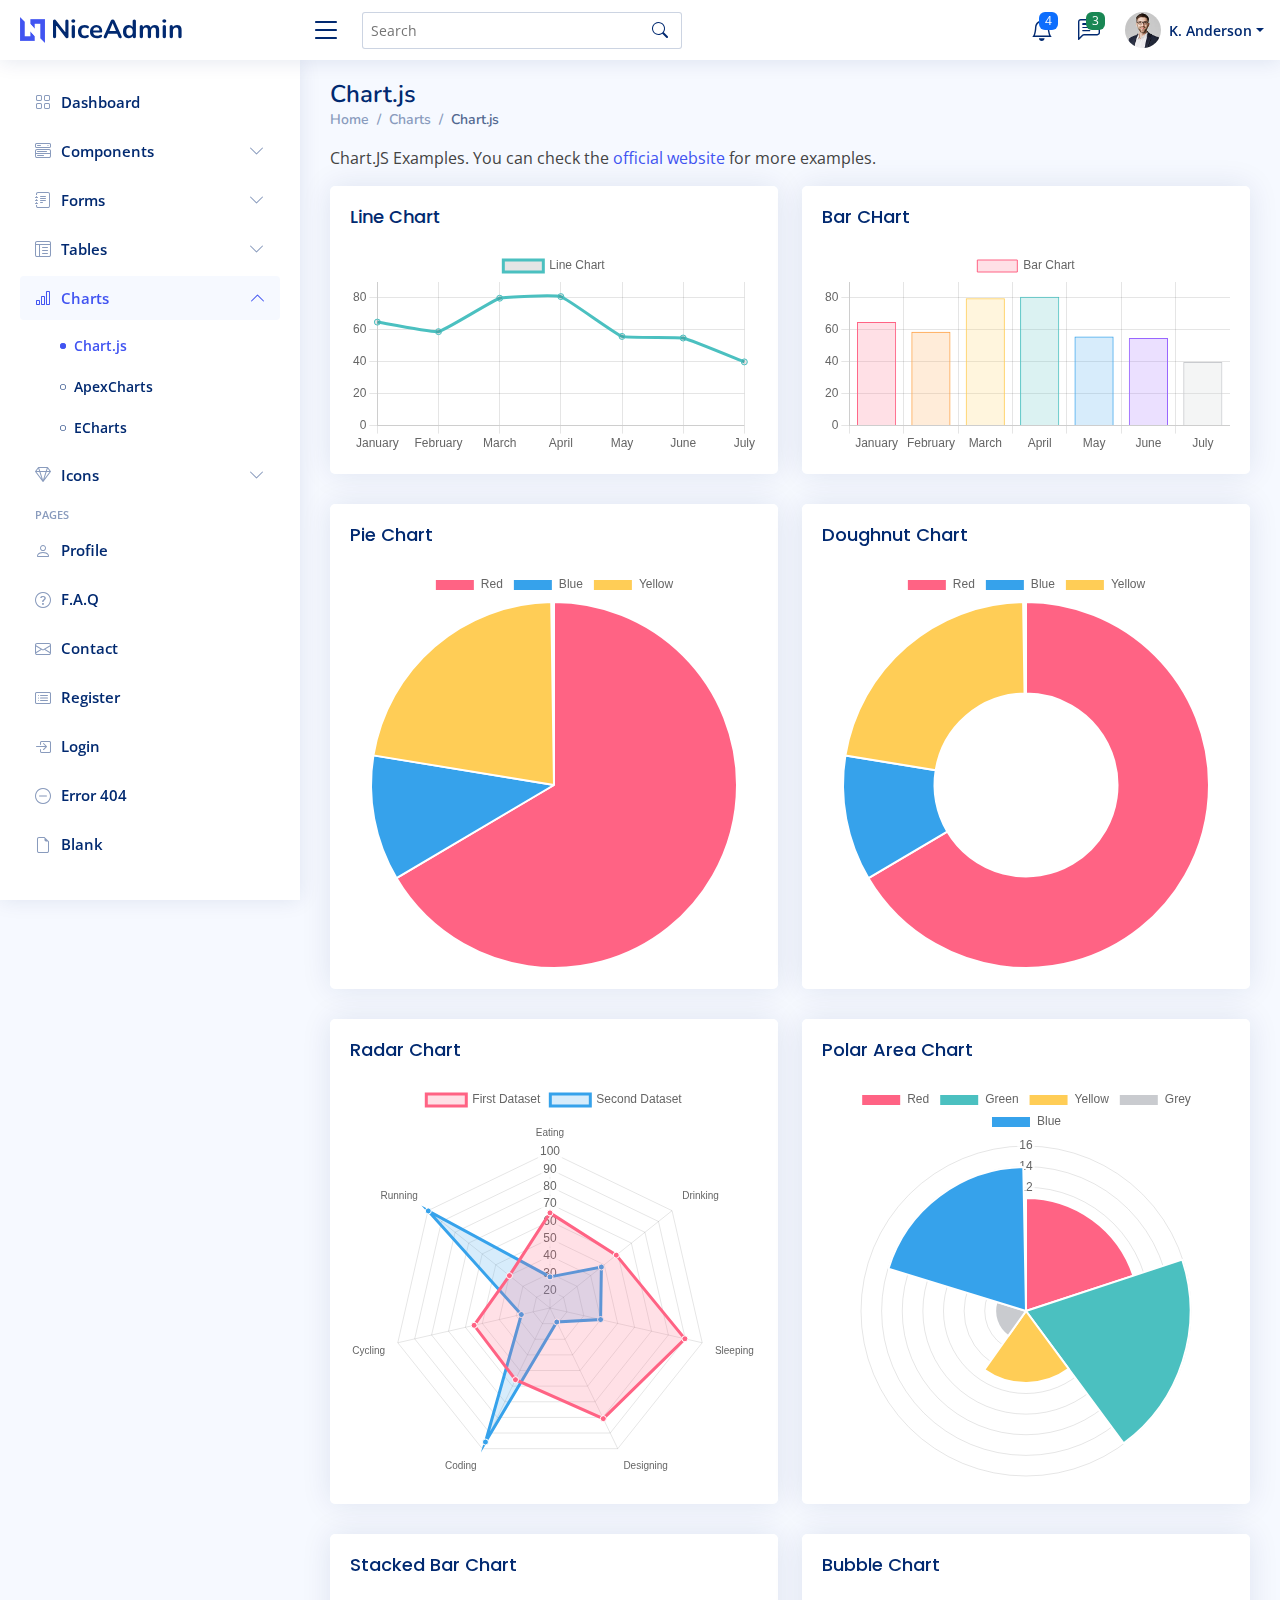
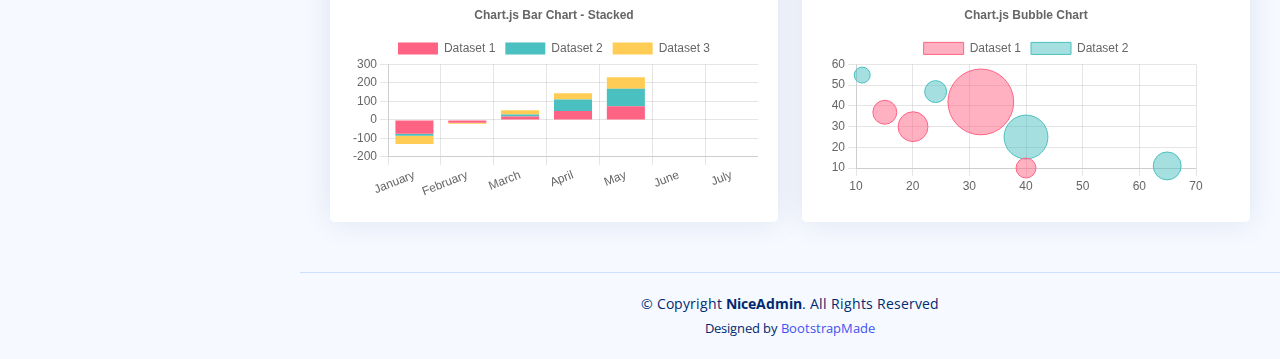
<file: Admin/AdminBeckend/charts-chartjs.html>
<!DOCTYPE html>
<html lang="en">

<head>
  <meta charset="utf-8">
  <meta content="width=device-width, initial-scale=1.0" name="viewport">

  <title>Charts / Chart.js - NiceAdmin Bootstrap Template</title>
  <meta content="" name="description">
  <meta content="" name="keywords">

  <!-- Favicons -->
  <link href="assets/img/favicon.png" rel="icon">
  <link href="assets/img/apple-touch-icon.png" rel="apple-touch-icon">

  <!-- Google Fonts -->
  <link href="https://fonts.gstatic.com" rel="preconnect">
  <link href="https://fonts.googleapis.com/css?family=Open+Sans:300,300i,400,400i,600,600i,700,700i|Nunito:300,300i,400,400i,600,600i,700,700i|Poppins:300,300i,400,400i,500,500i,600,600i,700,700i" rel="stylesheet">

  <!-- Vendor CSS Files -->
  <link href="assets/vendor/bootstrap/css/bootstrap.min.css" rel="stylesheet">
  <link href="assets/vendor/bootstrap-icons/bootstrap-icons.css" rel="stylesheet">
  <link href="assets/vendor/boxicons/css/boxicons.min.css" rel="stylesheet">
  <link href="assets/vendor/quill/quill.snow.css" rel="stylesheet">
  <link href="assets/vendor/quill/quill.bubble.css" rel="stylesheet">
  <link href="assets/vendor/remixicon/remixicon.css" rel="stylesheet">
  <link href="assets/vendor/simple-datatables/style.css" rel="stylesheet">

  <!-- Template Main CSS File -->
  <link href="assets/css/style.css" rel="stylesheet">

  <!-- =======================================================
  * Template Name: NiceAdmin
  * Updated: Sep 18 2023 with Bootstrap v5.3.2
  * Template URL: https://bootstrapmade.com/nice-admin-bootstrap-admin-html-template/
  * Author: BootstrapMade.com
  * License: https://bootstrapmade.com/license/
  ======================================================== -->
</head>

<body>

  <!-- ======= Header ======= -->
  <header id="header" class="header fixed-top d-flex align-items-center">

    <div class="d-flex align-items-center justify-content-between">
      <a href="index.html" class="logo d-flex align-items-center">
        <img src="assets/img/logo.png" alt="">
        <span class="d-none d-lg-block">NiceAdmin</span>
      </a>
      <i class="bi bi-list toggle-sidebar-btn"></i>
    </div><!-- End Logo -->

    <div class="search-bar">
      <form class="search-form d-flex align-items-center" method="POST" action="#">
        <input type="text" name="query" placeholder="Search" title="Enter search keyword">
        <button type="submit" title="Search"><i class="bi bi-search"></i></button>
      </form>
    </div><!-- End Search Bar -->

    <nav class="header-nav ms-auto">
      <ul class="d-flex align-items-center">

        <li class="nav-item d-block d-lg-none">
          <a class="nav-link nav-icon search-bar-toggle " href="#">
            <i class="bi bi-search"></i>
          </a>
        </li><!-- End Search Icon-->

        <li class="nav-item dropdown">

          <a class="nav-link nav-icon" href="#" data-bs-toggle="dropdown">
            <i class="bi bi-bell"></i>
            <span class="badge bg-primary badge-number">4</span>
          </a><!-- End Notification Icon -->

          <ul class="dropdown-menu dropdown-menu-end dropdown-menu-arrow notifications">
            <li class="dropdown-header">
              You have 4 new notifications
              <a href="#"><span class="badge rounded-pill bg-primary p-2 ms-2">View all</span></a>
            </li>
            <li>
              <hr class="dropdown-divider">
            </li>

            <li class="notification-item">
              <i class="bi bi-exclamation-circle text-warning"></i>
              <div>
                <h4>Lorem Ipsum</h4>
                <p>Quae dolorem earum veritatis oditseno</p>
                <p>30 min. ago</p>
              </div>
            </li>

            <li>
              <hr class="dropdown-divider">
            </li>

            <li class="notification-item">
              <i class="bi bi-x-circle text-danger"></i>
              <div>
                <h4>Atque rerum nesciunt</h4>
                <p>Quae dolorem earum veritatis oditseno</p>
                <p>1 hr. ago</p>
              </div>
            </li>

            <li>
              <hr class="dropdown-divider">
            </li>

            <li class="notification-item">
              <i class="bi bi-check-circle text-success"></i>
              <div>
                <h4>Sit rerum fuga</h4>
                <p>Quae dolorem earum veritatis oditseno</p>
                <p>2 hrs. ago</p>
              </div>
            </li>

            <li>
              <hr class="dropdown-divider">
            </li>

            <li class="notification-item">
              <i class="bi bi-info-circle text-primary"></i>
              <div>
                <h4>Dicta reprehenderit</h4>
                <p>Quae dolorem earum veritatis oditseno</p>
                <p>4 hrs. ago</p>
              </div>
            </li>

            <li>
              <hr class="dropdown-divider">
            </li>
            <li class="dropdown-footer">
              <a href="#">Show all notifications</a>
            </li>

          </ul><!-- End Notification Dropdown Items -->

        </li><!-- End Notification Nav -->

        <li class="nav-item dropdown">

          <a class="nav-link nav-icon" href="#" data-bs-toggle="dropdown">
            <i class="bi bi-chat-left-text"></i>
            <span class="badge bg-success badge-number">3</span>
          </a><!-- End Messages Icon -->

          <ul class="dropdown-menu dropdown-menu-end dropdown-menu-arrow messages">
            <li class="dropdown-header">
              You have 3 new messages
              <a href="#"><span class="badge rounded-pill bg-primary p-2 ms-2">View all</span></a>
            </li>
            <li>
              <hr class="dropdown-divider">
            </li>

            <li class="message-item">
              <a href="#">
                <img src="assets/img/messages-1.jpg" alt="" class="rounded-circle">
                <div>
                  <h4>Maria Hudson</h4>
                  <p>Velit asperiores et ducimus soluta repudiandae labore officia est ut...</p>
                  <p>4 hrs. ago</p>
                </div>
              </a>
            </li>
            <li>
              <hr class="dropdown-divider">
            </li>

            <li class="message-item">
              <a href="#">
                <img src="assets/img/messages-2.jpg" alt="" class="rounded-circle">
                <div>
                  <h4>Anna Nelson</h4>
                  <p>Velit asperiores et ducimus soluta repudiandae labore officia est ut...</p>
                  <p>6 hrs. ago</p>
                </div>
              </a>
            </li>
            <li>
              <hr class="dropdown-divider">
            </li>

            <li class="message-item">
              <a href="#">
                <img src="assets/img/messages-3.jpg" alt="" class="rounded-circle">
                <div>
                  <h4>David Muldon</h4>
                  <p>Velit asperiores et ducimus soluta repudiandae labore officia est ut...</p>
                  <p>8 hrs. ago</p>
                </div>
              </a>
            </li>
            <li>
              <hr class="dropdown-divider">
            </li>

            <li class="dropdown-footer">
              <a href="#">Show all messages</a>
            </li>

          </ul><!-- End Messages Dropdown Items -->

        </li><!-- End Messages Nav -->

        <li class="nav-item dropdown pe-3">

          <a class="nav-link nav-profile d-flex align-items-center pe-0" href="#" data-bs-toggle="dropdown">
            <img src="assets/img/profile-img.jpg" alt="Profile" class="rounded-circle">
            <span class="d-none d-md-block dropdown-toggle ps-2">K. Anderson</span>
          </a><!-- End Profile Iamge Icon -->

          <ul class="dropdown-menu dropdown-menu-end dropdown-menu-arrow profile">
            <li class="dropdown-header">
              <h6>Kevin Anderson</h6>
              <span>Web Designer</span>
            </li>
            <li>
              <hr class="dropdown-divider">
            </li>

            <li>
              <a class="dropdown-item d-flex align-items-center" href="users-profile.html">
                <i class="bi bi-person"></i>
                <span>My Profile</span>
              </a>
            </li>
            <li>
              <hr class="dropdown-divider">
            </li>

            <li>
              <a class="dropdown-item d-flex align-items-center" href="users-profile.html">
                <i class="bi bi-gear"></i>
                <span>Account Settings</span>
              </a>
            </li>
            <li>
              <hr class="dropdown-divider">
            </li>

            <li>
              <a class="dropdown-item d-flex align-items-center" href="pages-faq.html">
                <i class="bi bi-question-circle"></i>
                <span>Need Help?</span>
              </a>
            </li>
            <li>
              <hr class="dropdown-divider">
            </li>

            <li>
              <a class="dropdown-item d-flex align-items-center" href="#">
                <i class="bi bi-box-arrow-right"></i>
                <span>Sign Out</span>
              </a>
            </li>

          </ul><!-- End Profile Dropdown Items -->
        </li><!-- End Profile Nav -->

      </ul>
    </nav><!-- End Icons Navigation -->

  </header><!-- End Header -->

  <!-- ======= Sidebar ======= -->
  <aside id="sidebar" class="sidebar">

    <ul class="sidebar-nav" id="sidebar-nav">

      <li class="nav-item">
        <a class="nav-link collapsed" href="index.html">
          <i class="bi bi-grid"></i>
          <span>Dashboard</span>
        </a>
      </li><!-- End Dashboard Nav -->

      <li class="nav-item">
        <a class="nav-link collapsed" data-bs-target="#components-nav" data-bs-toggle="collapse" href="#">
          <i class="bi bi-menu-button-wide"></i><span>Components</span><i class="bi bi-chevron-down ms-auto"></i>
        </a>
        <ul id="components-nav" class="nav-content collapse " data-bs-parent="#sidebar-nav">
          <li>
            <a href="components-alerts.html">
              <i class="bi bi-circle"></i><span>Alerts</span>
            </a>
          </li>
          <li>
            <a href="components-accordion.html">
              <i class="bi bi-circle"></i><span>Accordion</span>
            </a>
          </li>
          <li>
            <a href="components-badges.html">
              <i class="bi bi-circle"></i><span>Badges</span>
            </a>
          </li>
          <li>
            <a href="components-breadcrumbs.html">
              <i class="bi bi-circle"></i><span>Breadcrumbs</span>
            </a>
          </li>
          <li>
            <a href="components-buttons.html">
              <i class="bi bi-circle"></i><span>Buttons</span>
            </a>
          </li>
          <li>
            <a href="components-cards.html">
              <i class="bi bi-circle"></i><span>Cards</span>
            </a>
          </li>
          <li>
            <a href="components-carousel.html">
              <i class="bi bi-circle"></i><span>Carousel</span>
            </a>
          </li>
          <li>
            <a href="components-list-group.html">
              <i class="bi bi-circle"></i><span>List group</span>
            </a>
          </li>
          <li>
            <a href="components-modal.html">
              <i class="bi bi-circle"></i><span>Modal</span>
            </a>
          </li>
          <li>
            <a href="components-tabs.html">
              <i class="bi bi-circle"></i><span>Tabs</span>
            </a>
          </li>
          <li>
            <a href="components-pagination.html">
              <i class="bi bi-circle"></i><span>Pagination</span>
            </a>
          </li>
          <li>
            <a href="components-progress.html">
              <i class="bi bi-circle"></i><span>Progress</span>
            </a>
          </li>
          <li>
            <a href="components-spinners.html">
              <i class="bi bi-circle"></i><span>Spinners</span>
            </a>
          </li>
          <li>
            <a href="components-tooltips.html">
              <i class="bi bi-circle"></i><span>Tooltips</span>
            </a>
          </li>
        </ul>
      </li><!-- End Components Nav -->

      <li class="nav-item">
        <a class="nav-link collapsed" data-bs-target="#forms-nav" data-bs-toggle="collapse" href="#">
          <i class="bi bi-journal-text"></i><span>Forms</span><i class="bi bi-chevron-down ms-auto"></i>
        </a>
        <ul id="forms-nav" class="nav-content collapse " data-bs-parent="#sidebar-nav">
          <li>
            <a href="forms-elements.html">
              <i class="bi bi-circle"></i><span>Form Elements</span>
            </a>
          </li>
          <li>
            <a href="forms-layouts.html">
              <i class="bi bi-circle"></i><span>Form Layouts</span>
            </a>
          </li>
          <li>
            <a href="forms-editors.html">
              <i class="bi bi-circle"></i><span>Form Editors</span>
            </a>
          </li>
          <li>
            <a href="forms-validation.html">
              <i class="bi bi-circle"></i><span>Form Validation</span>
            </a>
          </li>
        </ul>
      </li><!-- End Forms Nav -->

      <li class="nav-item">
        <a class="nav-link collapsed" data-bs-target="#tables-nav" data-bs-toggle="collapse" href="#">
          <i class="bi bi-layout-text-window-reverse"></i><span>Tables</span><i class="bi bi-chevron-down ms-auto"></i>
        </a>
        <ul id="tables-nav" class="nav-content collapse " data-bs-parent="#sidebar-nav">
          <li>
            <a href="tables-general.html">
              <i class="bi bi-circle"></i><span>General Tables</span>
            </a>
          </li>
          <li>
            <a href="tables-data.html">
              <i class="bi bi-circle"></i><span>Data Tables</span>
            </a>
          </li>
        </ul>
      </li><!-- End Tables Nav -->

      <li class="nav-item">
        <a class="nav-link " data-bs-target="#charts-nav" data-bs-toggle="collapse" href="#">
          <i class="bi bi-bar-chart"></i><span>Charts</span><i class="bi bi-chevron-down ms-auto"></i>
        </a>
        <ul id="charts-nav" class="nav-content collapse show" data-bs-parent="#sidebar-nav">
          <li>
            <a href="charts-chartjs.html" class="active">
              <i class="bi bi-circle"></i><span>Chart.js</span>
            </a>
          </li>
          <li>
            <a href="charts-apexcharts.html">
              <i class="bi bi-circle"></i><span>ApexCharts</span>
            </a>
          </li>
          <li>
            <a href="charts-echarts.html">
              <i class="bi bi-circle"></i><span>ECharts</span>
            </a>
          </li>
        </ul>
      </li><!-- End Charts Nav -->

      <li class="nav-item">
        <a class="nav-link collapsed" data-bs-target="#icons-nav" data-bs-toggle="collapse" href="#">
          <i class="bi bi-gem"></i><span>Icons</span><i class="bi bi-chevron-down ms-auto"></i>
        </a>
        <ul id="icons-nav" class="nav-content collapse " data-bs-parent="#sidebar-nav">
          <li>
            <a href="icons-bootstrap.html">
              <i class="bi bi-circle"></i><span>Bootstrap Icons</span>
            </a>
          </li>
          <li>
            <a href="icons-remix.html">
              <i class="bi bi-circle"></i><span>Remix Icons</span>
            </a>
          </li>
          <li>
            <a href="icons-boxicons.html">
              <i class="bi bi-circle"></i><span>Boxicons</span>
            </a>
          </li>
        </ul>
      </li><!-- End Icons Nav -->

      <li class="nav-heading">Pages</li>

      <li class="nav-item">
        <a class="nav-link collapsed" href="users-profile.html">
          <i class="bi bi-person"></i>
          <span>Profile</span>
        </a>
      </li><!-- End Profile Page Nav -->

      <li class="nav-item">
        <a class="nav-link collapsed" href="pages-faq.html">
          <i class="bi bi-question-circle"></i>
          <span>F.A.Q</span>
        </a>
      </li><!-- End F.A.Q Page Nav -->

      <li class="nav-item">
        <a class="nav-link collapsed" href="pages-contact.html">
          <i class="bi bi-envelope"></i>
          <span>Contact</span>
        </a>
      </li><!-- End Contact Page Nav -->

      <li class="nav-item">
        <a class="nav-link collapsed" href="pages-register.html">
          <i class="bi bi-card-list"></i>
          <span>Register</span>
        </a>
      </li><!-- End Register Page Nav -->

      <li class="nav-item">
        <a class="nav-link collapsed" href="pages-login.html">
          <i class="bi bi-box-arrow-in-right"></i>
          <span>Login</span>
        </a>
      </li><!-- End Login Page Nav -->

      <li class="nav-item">
        <a class="nav-link collapsed" href="pages-error-404.html">
          <i class="bi bi-dash-circle"></i>
          <span>Error 404</span>
        </a>
      </li><!-- End Error 404 Page Nav -->

      <li class="nav-item">
        <a class="nav-link collapsed" href="pages-blank.html">
          <i class="bi bi-file-earmark"></i>
          <span>Blank</span>
        </a>
      </li><!-- End Blank Page Nav -->

    </ul>

  </aside><!-- End Sidebar-->

  <main id="main" class="main">

    <div class="pagetitle">
      <h1>Chart.js</h1>
      <nav>
        <ol class="breadcrumb">
          <li class="breadcrumb-item"><a href="index.html">Home</a></li>
          <li class="breadcrumb-item">Charts</li>
          <li class="breadcrumb-item active">Chart.js</li>
        </ol>
      </nav>
    </div><!-- End Page Title -->

    <p>Chart.JS Examples. You can check the <a href="https://www.chartjs.org/docs/latest/samples/" target="_blank">official website</a> for more examples.</p>

    <section class="section">
      <div class="row">

        <div class="col-lg-6">
          <div class="card">
            <div class="card-body">
              <h5 class="card-title">Line Chart</h5>

              <!-- Line Chart -->
              <canvas id="lineChart" style="max-height: 400px;"></canvas>
              <script>
                document.addEventListener("DOMContentLoaded", () => {
                  new Chart(document.querySelector('#lineChart'), {
                    type: 'line',
                    data: {
                      labels: ['January', 'February', 'March', 'April', 'May', 'June', 'July'],
                      datasets: [{
                        label: 'Line Chart',
                        data: [65, 59, 80, 81, 56, 55, 40],
                        fill: false,
                        borderColor: 'rgb(75, 192, 192)',
                        tension: 0.1
                      }]
                    },
                    options: {
                      scales: {
                        y: {
                          beginAtZero: true
                        }
                      }
                    }
                  });
                });
              </script>
              <!-- End Line CHart -->

            </div>
          </div>
        </div>

        <div class="col-lg-6">
          <div class="card">
            <div class="card-body">
              <h5 class="card-title">Bar CHart</h5>

              <!-- Bar Chart -->
              <canvas id="barChart" style="max-height: 400px;"></canvas>
              <script>
                document.addEventListener("DOMContentLoaded", () => {
                  new Chart(document.querySelector('#barChart'), {
                    type: 'bar',
                    data: {
                      labels: ['January', 'February', 'March', 'April', 'May', 'June', 'July'],
                      datasets: [{
                        label: 'Bar Chart',
                        data: [65, 59, 80, 81, 56, 55, 40],
                        backgroundColor: [
                          'rgba(255, 99, 132, 0.2)',
                          'rgba(255, 159, 64, 0.2)',
                          'rgba(255, 205, 86, 0.2)',
                          'rgba(75, 192, 192, 0.2)',
                          'rgba(54, 162, 235, 0.2)',
                          'rgba(153, 102, 255, 0.2)',
                          'rgba(201, 203, 207, 0.2)'
                        ],
                        borderColor: [
                          'rgb(255, 99, 132)',
                          'rgb(255, 159, 64)',
                          'rgb(255, 205, 86)',
                          'rgb(75, 192, 192)',
                          'rgb(54, 162, 235)',
                          'rgb(153, 102, 255)',
                          'rgb(201, 203, 207)'
                        ],
                        borderWidth: 1
                      }]
                    },
                    options: {
                      scales: {
                        y: {
                          beginAtZero: true
                        }
                      }
                    }
                  });
                });
              </script>
              <!-- End Bar CHart -->

            </div>
          </div>
        </div>

        <div class="col-lg-6">
          <div class="card">
            <div class="card-body">
              <h5 class="card-title">Pie Chart</h5>

              <!-- Pie Chart -->
              <canvas id="pieChart" style="max-height: 400px;"></canvas>
              <script>
                document.addEventListener("DOMContentLoaded", () => {
                  new Chart(document.querySelector('#pieChart'), {
                    type: 'pie',
                    data: {
                      labels: [
                        'Red',
                        'Blue',
                        'Yellow'
                      ],
                      datasets: [{
                        label: 'My First Dataset',
                        data: [300, 50, 100],
                        backgroundColor: [
                          'rgb(255, 99, 132)',
                          'rgb(54, 162, 235)',
                          'rgb(255, 205, 86)'
                        ],
                        hoverOffset: 4
                      }]
                    }
                  });
                });
              </script>
              <!-- End Pie CHart -->

            </div>
          </div>
        </div>

        <div class="col-lg-6">
          <div class="card">
            <div class="card-body">
              <h5 class="card-title">Doughnut Chart</h5>

              <!-- Doughnut Chart -->
              <canvas id="doughnutChart" style="max-height: 400px;"></canvas>
              <script>
                document.addEventListener("DOMContentLoaded", () => {
                  new Chart(document.querySelector('#doughnutChart'), {
                    type: 'doughnut',
                    data: {
                      labels: [
                        'Red',
                        'Blue',
                        'Yellow'
                      ],
                      datasets: [{
                        label: 'My First Dataset',
                        data: [300, 50, 100],
                        backgroundColor: [
                          'rgb(255, 99, 132)',
                          'rgb(54, 162, 235)',
                          'rgb(255, 205, 86)'
                        ],
                        hoverOffset: 4
                      }]
                    }
                  });
                });
              </script>
              <!-- End Doughnut CHart -->

            </div>
          </div>
        </div>

        <div class="col-lg-6">
          <div class="card">
            <div class="card-body">
              <h5 class="card-title">Radar Chart</h5>

              <!-- Radar Chart -->
              <canvas id="radarChart" style="max-height: 400px;"></canvas>
              <script>
                document.addEventListener("DOMContentLoaded", () => {
                  new Chart(document.querySelector('#radarChart'), {
                    type: 'radar',
                    data: {
                      labels: [
                        'Eating',
                        'Drinking',
                        'Sleeping',
                        'Designing',
                        'Coding',
                        'Cycling',
                        'Running'
                      ],
                      datasets: [{
                        label: 'First Dataset',
                        data: [65, 59, 90, 81, 56, 55, 40],
                        fill: true,
                        backgroundColor: 'rgba(255, 99, 132, 0.2)',
                        borderColor: 'rgb(255, 99, 132)',
                        pointBackgroundColor: 'rgb(255, 99, 132)',
                        pointBorderColor: '#fff',
                        pointHoverBackgroundColor: '#fff',
                        pointHoverBorderColor: 'rgb(255, 99, 132)'
                      }, {
                        label: 'Second Dataset',
                        data: [28, 48, 40, 19, 96, 27, 100],
                        fill: true,
                        backgroundColor: 'rgba(54, 162, 235, 0.2)',
                        borderColor: 'rgb(54, 162, 235)',
                        pointBackgroundColor: 'rgb(54, 162, 235)',
                        pointBorderColor: '#fff',
                        pointHoverBackgroundColor: '#fff',
                        pointHoverBorderColor: 'rgb(54, 162, 235)'
                      }]
                    },
                    options: {
                      elements: {
                        line: {
                          borderWidth: 3
                        }
                      }
                    }
                  });
                });
              </script>
              <!-- End Radar CHart -->

            </div>
          </div>
        </div>

        <div class="col-lg-6">
          <div class="card">
            <div class="card-body">
              <h5 class="card-title">Polar Area Chart</h5>

              <!-- Polar Area Chart -->
              <canvas id="polarAreaChart" style="max-height: 400px;"></canvas>
              <script>
                document.addEventListener("DOMContentLoaded", () => {
                  new Chart(document.querySelector('#polarAreaChart'), {
                    type: 'polarArea',
                    data: {
                      labels: [
                        'Red',
                        'Green',
                        'Yellow',
                        'Grey',
                        'Blue'
                      ],
                      datasets: [{
                        label: 'My First Dataset',
                        data: [11, 16, 7, 3, 14],
                        backgroundColor: [
                          'rgb(255, 99, 132)',
                          'rgb(75, 192, 192)',
                          'rgb(255, 205, 86)',
                          'rgb(201, 203, 207)',
                          'rgb(54, 162, 235)'
                        ]
                      }]
                    }
                  });
                });
              </script>
              <!-- End Polar Area Chart -->

            </div>
          </div>
        </div>

        <div class="col-lg-6">
          <div class="card">
            <div class="card-body">
              <h5 class="card-title">Stacked Bar Chart</h5>

              <!-- Stacked Bar Chart -->
              <canvas id="stakedBarChart" style="max-height: 400px;"></canvas>
              <script>
                document.addEventListener("DOMContentLoaded", () => {
                  new Chart(document.querySelector('#stakedBarChart'), {
                    type: 'bar',
                    data: {
                      labels: ['January', 'February', 'March', 'April', 'May', 'June', 'July'],
                      datasets: [{
                          label: 'Dataset 1',
                          data: [-75, -15, 18, 48, 74],
                          backgroundColor: 'rgb(255, 99, 132)',
                        },
                        {
                          label: 'Dataset 2',
                          data: [-11, -1, 12, 62, 95],
                          backgroundColor: 'rgb(75, 192, 192)',
                        },
                        {
                          label: 'Dataset 3',
                          data: [-44, -5, 22, 35, 62],
                          backgroundColor: 'rgb(255, 205, 86)',
                        },
                      ]
                    },
                    options: {
                      plugins: {
                        title: {
                          display: true,
                          text: 'Chart.js Bar Chart - Stacked'
                        },
                      },
                      responsive: true,
                      scales: {
                        x: {
                          stacked: true,
                        },
                        y: {
                          stacked: true
                        }
                      }
                    }
                  });
                });
              </script>
              <!-- End Stacked Bar Chart -->

            </div>
          </div>
        </div>

        <div class="col-lg-6">
          <div class="card">
            <div class="card-body">
              <h5 class="card-title">Bubble Chart</h5>

              <!-- Bubble Chart -->
              <canvas id="bubbleChart" style="max-height: 400px;"></canvas>
              <script>
                document.addEventListener("DOMContentLoaded", () => {
                  new Chart(document.querySelector('#bubbleChart'), {
                    type: 'bubble',
                    data: {
                      labels: ['January', 'February', 'March', 'April', 'May', 'June', 'July'],
                      datasets: [{
                          label: 'Dataset 1',
                          data: [{
                              x: 20,
                              y: 30,
                              r: 15
                            },
                            {
                              x: 40,
                              y: 10,
                              r: 10
                            },
                            {
                              x: 15,
                              y: 37,
                              r: 12
                            },
                            {
                              x: 32,
                              y: 42,
                              r: 33
                            }
                          ],
                          borderColor: 'rgb(255, 99, 132)',
                          backgroundColor: 'rgba(255, 99, 132, 0.5)'
                        },
                        {
                          label: 'Dataset 2',
                          data: [{
                              x: 40,
                              y: 25,
                              r: 22
                            },
                            {
                              x: 24,
                              y: 47,
                              r: 11
                            },
                            {
                              x: 65,
                              y: 11,
                              r: 14
                            },
                            {
                              x: 11,
                              y: 55,
                              r: 8
                            }
                          ],
                          borderColor: 'rgb(75, 192, 192)',
                          backgroundColor: 'rgba(75, 192, 192, 0.5)'
                        }
                      ]
                    },
                    options: {
                      responsive: true,
                      plugins: {
                        legend: {
                          position: 'top',
                        },
                        title: {
                          display: true,
                          text: 'Chart.js Bubble Chart'
                        }
                      }
                    }
                  });
                });
              </script>
              <!-- End Bubble Chart -->

            </div>
          </div>
        </div>

      </div>
    </section>

  </main><!-- End #main -->

  <!-- ======= Footer ======= -->
  <footer id="footer" class="footer">
    <div class="copyright">
      &copy; Copyright <strong><span>NiceAdmin</span></strong>. All Rights Reserved
    </div>
    <div class="credits">
      <!-- All the links in the footer should remain intact. -->
      <!-- You can delete the links only if you purchased the pro version. -->
      <!-- Licensing information: https://bootstrapmade.com/license/ -->
      <!-- Purchase the pro version with working PHP/AJAX contact form: https://bootstrapmade.com/nice-admin-bootstrap-admin-html-template/ -->
      Designed by <a href="https://bootstrapmade.com/">BootstrapMade</a>
    </div>
  </footer><!-- End Footer -->

  <a href="#" class="back-to-top d-flex align-items-center justify-content-center"><i class="bi bi-arrow-up-short"></i></a>

  <!-- Vendor JS Files -->
  <script src="assets/vendor/apexcharts/apexcharts.min.js"></script>
  <script src="assets/vendor/bootstrap/js/bootstrap.bundle.min.js"></script>
  <script src="assets/vendor/chart.js/chart.umd.js"></script>
  <script src="assets/vendor/echarts/echarts.min.js"></script>
  <script src="assets/vendor/quill/quill.min.js"></script>
  <script src="assets/vendor/simple-datatables/simple-datatables.js"></script>
  <script src="assets/vendor/tinymce/tinymce.min.js"></script>
  <script src="assets/vendor/php-email-form/validate.js"></script>

  <!-- Template Main JS File -->
  <script src="assets/js/main.js"></script>

</body>

</html>
</file>
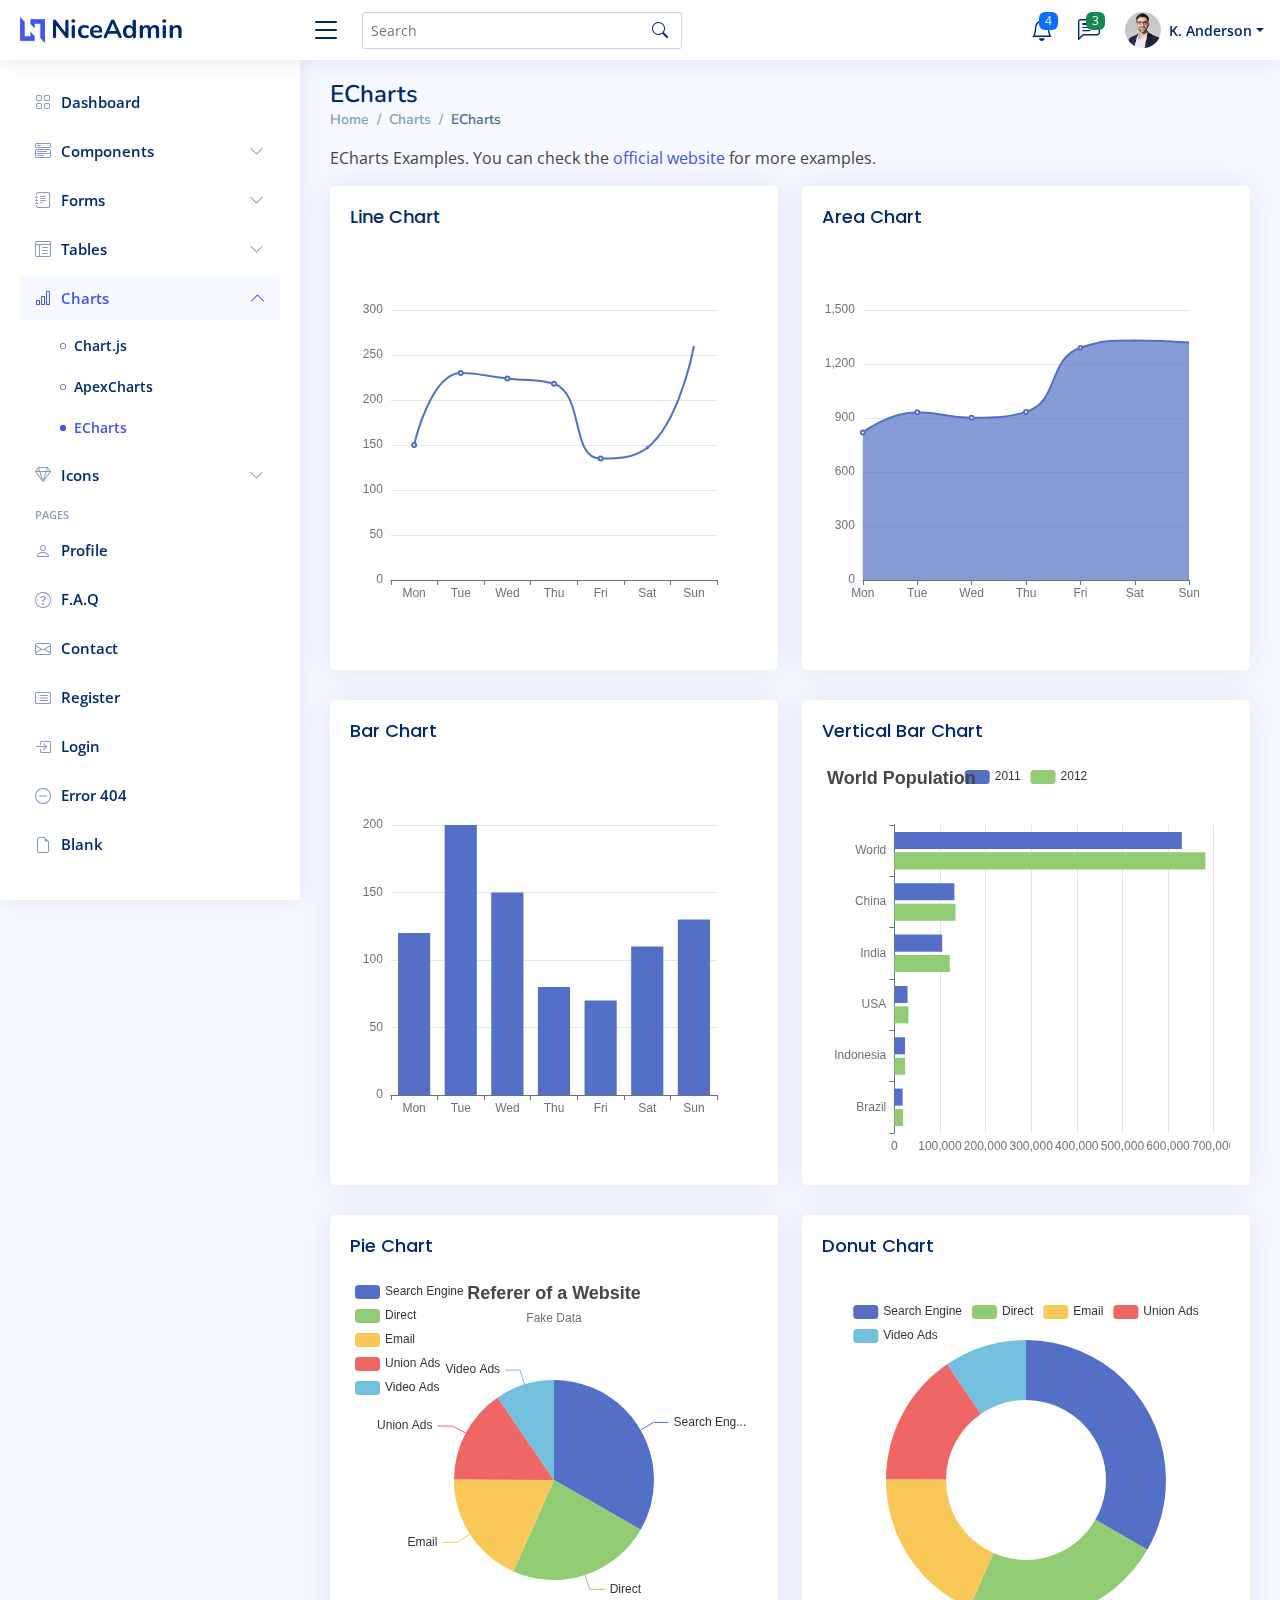
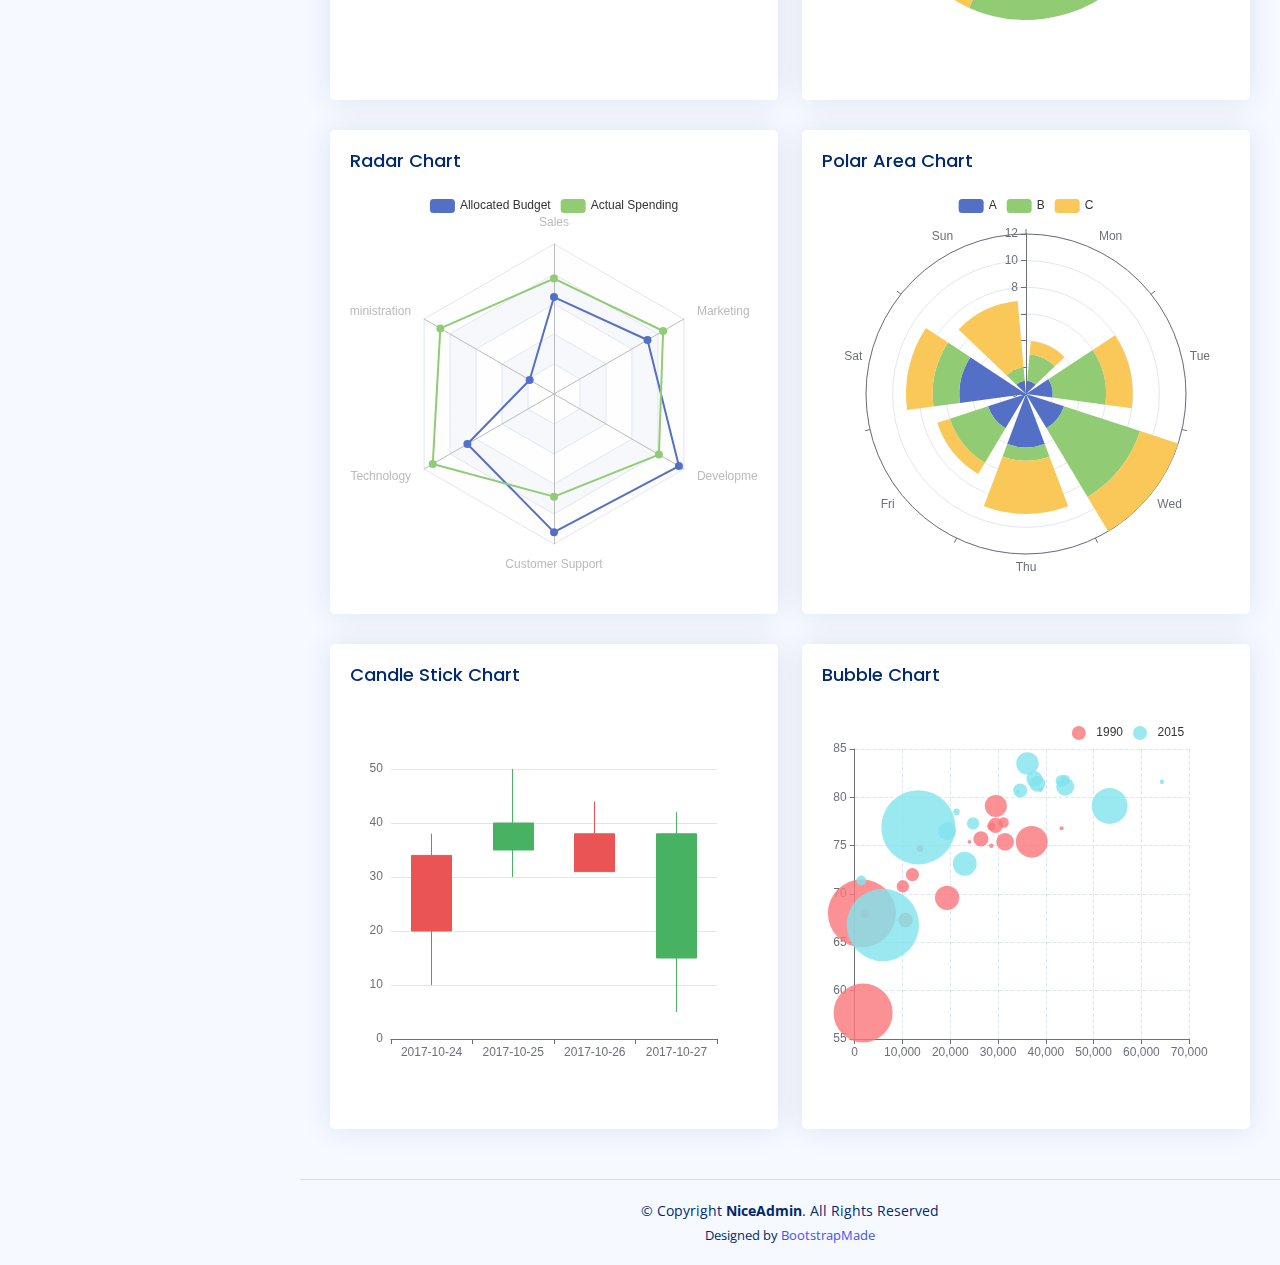
<file: Admin/AdminBeckend/charts-echarts.html>
<!DOCTYPE html>
<html lang="en">

<head>
  <meta charset="utf-8">
  <meta content="width=device-width, initial-scale=1.0" name="viewport">

  <title>Charts / ECharts - NiceAdmin Bootstrap Template</title>
  <meta content="" name="description">
  <meta content="" name="keywords">

  <!-- Favicons -->
  <link href="assets/img/favicon.png" rel="icon">
  <link href="assets/img/apple-touch-icon.png" rel="apple-touch-icon">

  <!-- Google Fonts -->
  <link href="https://fonts.gstatic.com" rel="preconnect">
  <link href="https://fonts.googleapis.com/css?family=Open+Sans:300,300i,400,400i,600,600i,700,700i|Nunito:300,300i,400,400i,600,600i,700,700i|Poppins:300,300i,400,400i,500,500i,600,600i,700,700i" rel="stylesheet">

  <!-- Vendor CSS Files -->
  <link href="assets/vendor/bootstrap/css/bootstrap.min.css" rel="stylesheet">
  <link href="assets/vendor/bootstrap-icons/bootstrap-icons.css" rel="stylesheet">
  <link href="assets/vendor/boxicons/css/boxicons.min.css" rel="stylesheet">
  <link href="assets/vendor/quill/quill.snow.css" rel="stylesheet">
  <link href="assets/vendor/quill/quill.bubble.css" rel="stylesheet">
  <link href="assets/vendor/remixicon/remixicon.css" rel="stylesheet">
  <link href="assets/vendor/simple-datatables/style.css" rel="stylesheet">

  <!-- Template Main CSS File -->
  <link href="assets/css/style.css" rel="stylesheet">

  <!-- =======================================================
  * Template Name: NiceAdmin
  * Updated: Sep 18 2023 with Bootstrap v5.3.2
  * Template URL: https://bootstrapmade.com/nice-admin-bootstrap-admin-html-template/
  * Author: BootstrapMade.com
  * License: https://bootstrapmade.com/license/
  ======================================================== -->
</head>

<body>

  <!-- ======= Header ======= -->
  <header id="header" class="header fixed-top d-flex align-items-center">

    <div class="d-flex align-items-center justify-content-between">
      <a href="index.html" class="logo d-flex align-items-center">
        <img src="assets/img/logo.png" alt="">
        <span class="d-none d-lg-block">NiceAdmin</span>
      </a>
      <i class="bi bi-list toggle-sidebar-btn"></i>
    </div><!-- End Logo -->

    <div class="search-bar">
      <form class="search-form d-flex align-items-center" method="POST" action="#">
        <input type="text" name="query" placeholder="Search" title="Enter search keyword">
        <button type="submit" title="Search"><i class="bi bi-search"></i></button>
      </form>
    </div><!-- End Search Bar -->

    <nav class="header-nav ms-auto">
      <ul class="d-flex align-items-center">

        <li class="nav-item d-block d-lg-none">
          <a class="nav-link nav-icon search-bar-toggle " href="#">
            <i class="bi bi-search"></i>
          </a>
        </li><!-- End Search Icon-->

        <li class="nav-item dropdown">

          <a class="nav-link nav-icon" href="#" data-bs-toggle="dropdown">
            <i class="bi bi-bell"></i>
            <span class="badge bg-primary badge-number">4</span>
          </a><!-- End Notification Icon -->

          <ul class="dropdown-menu dropdown-menu-end dropdown-menu-arrow notifications">
            <li class="dropdown-header">
              You have 4 new notifications
              <a href="#"><span class="badge rounded-pill bg-primary p-2 ms-2">View all</span></a>
            </li>
            <li>
              <hr class="dropdown-divider">
            </li>

            <li class="notification-item">
              <i class="bi bi-exclamation-circle text-warning"></i>
              <div>
                <h4>Lorem Ipsum</h4>
                <p>Quae dolorem earum veritatis oditseno</p>
                <p>30 min. ago</p>
              </div>
            </li>

            <li>
              <hr class="dropdown-divider">
            </li>

            <li class="notification-item">
              <i class="bi bi-x-circle text-danger"></i>
              <div>
                <h4>Atque rerum nesciunt</h4>
                <p>Quae dolorem earum veritatis oditseno</p>
                <p>1 hr. ago</p>
              </div>
            </li>

            <li>
              <hr class="dropdown-divider">
            </li>

            <li class="notification-item">
              <i class="bi bi-check-circle text-success"></i>
              <div>
                <h4>Sit rerum fuga</h4>
                <p>Quae dolorem earum veritatis oditseno</p>
                <p>2 hrs. ago</p>
              </div>
            </li>

            <li>
              <hr class="dropdown-divider">
            </li>

            <li class="notification-item">
              <i class="bi bi-info-circle text-primary"></i>
              <div>
                <h4>Dicta reprehenderit</h4>
                <p>Quae dolorem earum veritatis oditseno</p>
                <p>4 hrs. ago</p>
              </div>
            </li>

            <li>
              <hr class="dropdown-divider">
            </li>
            <li class="dropdown-footer">
              <a href="#">Show all notifications</a>
            </li>

          </ul><!-- End Notification Dropdown Items -->

        </li><!-- End Notification Nav -->

        <li class="nav-item dropdown">

          <a class="nav-link nav-icon" href="#" data-bs-toggle="dropdown">
            <i class="bi bi-chat-left-text"></i>
            <span class="badge bg-success badge-number">3</span>
          </a><!-- End Messages Icon -->

          <ul class="dropdown-menu dropdown-menu-end dropdown-menu-arrow messages">
            <li class="dropdown-header">
              You have 3 new messages
              <a href="#"><span class="badge rounded-pill bg-primary p-2 ms-2">View all</span></a>
            </li>
            <li>
              <hr class="dropdown-divider">
            </li>

            <li class="message-item">
              <a href="#">
                <img src="assets/img/messages-1.jpg" alt="" class="rounded-circle">
                <div>
                  <h4>Maria Hudson</h4>
                  <p>Velit asperiores et ducimus soluta repudiandae labore officia est ut...</p>
                  <p>4 hrs. ago</p>
                </div>
              </a>
            </li>
            <li>
              <hr class="dropdown-divider">
            </li>

            <li class="message-item">
              <a href="#">
                <img src="assets/img/messages-2.jpg" alt="" class="rounded-circle">
                <div>
                  <h4>Anna Nelson</h4>
                  <p>Velit asperiores et ducimus soluta repudiandae labore officia est ut...</p>
                  <p>6 hrs. ago</p>
                </div>
              </a>
            </li>
            <li>
              <hr class="dropdown-divider">
            </li>

            <li class="message-item">
              <a href="#">
                <img src="assets/img/messages-3.jpg" alt="" class="rounded-circle">
                <div>
                  <h4>David Muldon</h4>
                  <p>Velit asperiores et ducimus soluta repudiandae labore officia est ut...</p>
                  <p>8 hrs. ago</p>
                </div>
              </a>
            </li>
            <li>
              <hr class="dropdown-divider">
            </li>

            <li class="dropdown-footer">
              <a href="#">Show all messages</a>
            </li>

          </ul><!-- End Messages Dropdown Items -->

        </li><!-- End Messages Nav -->

        <li class="nav-item dropdown pe-3">

          <a class="nav-link nav-profile d-flex align-items-center pe-0" href="#" data-bs-toggle="dropdown">
            <img src="assets/img/profile-img.jpg" alt="Profile" class="rounded-circle">
            <span class="d-none d-md-block dropdown-toggle ps-2">K. Anderson</span>
          </a><!-- End Profile Iamge Icon -->

          <ul class="dropdown-menu dropdown-menu-end dropdown-menu-arrow profile">
            <li class="dropdown-header">
              <h6>Kevin Anderson</h6>
              <span>Web Designer</span>
            </li>
            <li>
              <hr class="dropdown-divider">
            </li>

            <li>
              <a class="dropdown-item d-flex align-items-center" href="users-profile.html">
                <i class="bi bi-person"></i>
                <span>My Profile</span>
              </a>
            </li>
            <li>
              <hr class="dropdown-divider">
            </li>

            <li>
              <a class="dropdown-item d-flex align-items-center" href="users-profile.html">
                <i class="bi bi-gear"></i>
                <span>Account Settings</span>
              </a>
            </li>
            <li>
              <hr class="dropdown-divider">
            </li>

            <li>
              <a class="dropdown-item d-flex align-items-center" href="pages-faq.html">
                <i class="bi bi-question-circle"></i>
                <span>Need Help?</span>
              </a>
            </li>
            <li>
              <hr class="dropdown-divider">
            </li>

            <li>
              <a class="dropdown-item d-flex align-items-center" href="#">
                <i class="bi bi-box-arrow-right"></i>
                <span>Sign Out</span>
              </a>
            </li>

          </ul><!-- End Profile Dropdown Items -->
        </li><!-- End Profile Nav -->

      </ul>
    </nav><!-- End Icons Navigation -->

  </header><!-- End Header -->

  <!-- ======= Sidebar ======= -->
  <aside id="sidebar" class="sidebar">

    <ul class="sidebar-nav" id="sidebar-nav">

      <li class="nav-item">
        <a class="nav-link collapsed" href="index.html">
          <i class="bi bi-grid"></i>
          <span>Dashboard</span>
        </a>
      </li><!-- End Dashboard Nav -->

      <li class="nav-item">
        <a class="nav-link collapsed" data-bs-target="#components-nav" data-bs-toggle="collapse" href="#">
          <i class="bi bi-menu-button-wide"></i><span>Components</span><i class="bi bi-chevron-down ms-auto"></i>
        </a>
        <ul id="components-nav" class="nav-content collapse " data-bs-parent="#sidebar-nav">
          <li>
            <a href="components-alerts.html">
              <i class="bi bi-circle"></i><span>Alerts</span>
            </a>
          </li>
          <li>
            <a href="components-accordion.html">
              <i class="bi bi-circle"></i><span>Accordion</span>
            </a>
          </li>
          <li>
            <a href="components-badges.html">
              <i class="bi bi-circle"></i><span>Badges</span>
            </a>
          </li>
          <li>
            <a href="components-breadcrumbs.html">
              <i class="bi bi-circle"></i><span>Breadcrumbs</span>
            </a>
          </li>
          <li>
            <a href="components-buttons.html">
              <i class="bi bi-circle"></i><span>Buttons</span>
            </a>
          </li>
          <li>
            <a href="components-cards.html">
              <i class="bi bi-circle"></i><span>Cards</span>
            </a>
          </li>
          <li>
            <a href="components-carousel.html">
              <i class="bi bi-circle"></i><span>Carousel</span>
            </a>
          </li>
          <li>
            <a href="components-list-group.html">
              <i class="bi bi-circle"></i><span>List group</span>
            </a>
          </li>
          <li>
            <a href="components-modal.html">
              <i class="bi bi-circle"></i><span>Modal</span>
            </a>
          </li>
          <li>
            <a href="components-tabs.html">
              <i class="bi bi-circle"></i><span>Tabs</span>
            </a>
          </li>
          <li>
            <a href="components-pagination.html">
              <i class="bi bi-circle"></i><span>Pagination</span>
            </a>
          </li>
          <li>
            <a href="components-progress.html">
              <i class="bi bi-circle"></i><span>Progress</span>
            </a>
          </li>
          <li>
            <a href="components-spinners.html">
              <i class="bi bi-circle"></i><span>Spinners</span>
            </a>
          </li>
          <li>
            <a href="components-tooltips.html">
              <i class="bi bi-circle"></i><span>Tooltips</span>
            </a>
          </li>
        </ul>
      </li><!-- End Components Nav -->

      <li class="nav-item">
        <a class="nav-link collapsed" data-bs-target="#forms-nav" data-bs-toggle="collapse" href="#">
          <i class="bi bi-journal-text"></i><span>Forms</span><i class="bi bi-chevron-down ms-auto"></i>
        </a>
        <ul id="forms-nav" class="nav-content collapse " data-bs-parent="#sidebar-nav">
          <li>
            <a href="forms-elements.html">
              <i class="bi bi-circle"></i><span>Form Elements</span>
            </a>
          </li>
          <li>
            <a href="forms-layouts.html">
              <i class="bi bi-circle"></i><span>Form Layouts</span>
            </a>
          </li>
          <li>
            <a href="forms-editors.html">
              <i class="bi bi-circle"></i><span>Form Editors</span>
            </a>
          </li>
          <li>
            <a href="forms-validation.html">
              <i class="bi bi-circle"></i><span>Form Validation</span>
            </a>
          </li>
        </ul>
      </li><!-- End Forms Nav -->

      <li class="nav-item">
        <a class="nav-link collapsed" data-bs-target="#tables-nav" data-bs-toggle="collapse" href="#">
          <i class="bi bi-layout-text-window-reverse"></i><span>Tables</span><i class="bi bi-chevron-down ms-auto"></i>
        </a>
        <ul id="tables-nav" class="nav-content collapse " data-bs-parent="#sidebar-nav">
          <li>
            <a href="tables-general.html">
              <i class="bi bi-circle"></i><span>General Tables</span>
            </a>
          </li>
          <li>
            <a href="tables-data.html">
              <i class="bi bi-circle"></i><span>Data Tables</span>
            </a>
          </li>
        </ul>
      </li><!-- End Tables Nav -->

      <li class="nav-item">
        <a class="nav-link " data-bs-target="#charts-nav" data-bs-toggle="collapse" href="#">
          <i class="bi bi-bar-chart"></i><span>Charts</span><i class="bi bi-chevron-down ms-auto"></i>
        </a>
        <ul id="charts-nav" class="nav-content collapse show" data-bs-parent="#sidebar-nav">
          <li>
            <a href="charts-chartjs.html">
              <i class="bi bi-circle"></i><span>Chart.js</span>
            </a>
          </li>
          <li>
            <a href="charts-apexcharts.html">
              <i class="bi bi-circle"></i><span>ApexCharts</span>
            </a>
          </li>
          <li>
            <a href="charts-echarts.html" class="active">
              <i class="bi bi-circle"></i><span>ECharts</span>
            </a>
          </li>
        </ul>
      </li><!-- End Charts Nav -->

      <li class="nav-item">
        <a class="nav-link collapsed" data-bs-target="#icons-nav" data-bs-toggle="collapse" href="#">
          <i class="bi bi-gem"></i><span>Icons</span><i class="bi bi-chevron-down ms-auto"></i>
        </a>
        <ul id="icons-nav" class="nav-content collapse " data-bs-parent="#sidebar-nav">
          <li>
            <a href="icons-bootstrap.html">
              <i class="bi bi-circle"></i><span>Bootstrap Icons</span>
            </a>
          </li>
          <li>
            <a href="icons-remix.html">
              <i class="bi bi-circle"></i><span>Remix Icons</span>
            </a>
          </li>
          <li>
            <a href="icons-boxicons.html">
              <i class="bi bi-circle"></i><span>Boxicons</span>
            </a>
          </li>
        </ul>
      </li><!-- End Icons Nav -->

      <li class="nav-heading">Pages</li>

      <li class="nav-item">
        <a class="nav-link collapsed" href="users-profile.html">
          <i class="bi bi-person"></i>
          <span>Profile</span>
        </a>
      </li><!-- End Profile Page Nav -->

      <li class="nav-item">
        <a class="nav-link collapsed" href="pages-faq.html">
          <i class="bi bi-question-circle"></i>
          <span>F.A.Q</span>
        </a>
      </li><!-- End F.A.Q Page Nav -->

      <li class="nav-item">
        <a class="nav-link collapsed" href="pages-contact.html">
          <i class="bi bi-envelope"></i>
          <span>Contact</span>
        </a>
      </li><!-- End Contact Page Nav -->

      <li class="nav-item">
        <a class="nav-link collapsed" href="pages-register.html">
          <i class="bi bi-card-list"></i>
          <span>Register</span>
        </a>
      </li><!-- End Register Page Nav -->

      <li class="nav-item">
        <a class="nav-link collapsed" href="pages-login.html">
          <i class="bi bi-box-arrow-in-right"></i>
          <span>Login</span>
        </a>
      </li><!-- End Login Page Nav -->

      <li class="nav-item">
        <a class="nav-link collapsed" href="pages-error-404.html">
          <i class="bi bi-dash-circle"></i>
          <span>Error 404</span>
        </a>
      </li><!-- End Error 404 Page Nav -->

      <li class="nav-item">
        <a class="nav-link collapsed" href="pages-blank.html">
          <i class="bi bi-file-earmark"></i>
          <span>Blank</span>
        </a>
      </li><!-- End Blank Page Nav -->

    </ul>

  </aside><!-- End Sidebar-->

  <main id="main" class="main">

    <div class="pagetitle">
      <h1>ECharts</h1>
      <nav>
        <ol class="breadcrumb">
          <li class="breadcrumb-item"><a href="index.html">Home</a></li>
          <li class="breadcrumb-item">Charts</li>
          <li class="breadcrumb-item active">ECharts</li>
        </ol>
      </nav>
    </div><!-- End Page Title -->

    <p>ECharts Examples. You can check the <a href="https://echarts.apache.org/examples/en/index.html" target="_blank">official website</a> for more examples.</p>

    <section class="section">
      <div class="row">

        <div class="col-lg-6">
          <div class="card">
            <div class="card-body">
              <h5 class="card-title">Line Chart</h5>

              <!-- Line Chart -->
              <div id="lineChart" style="min-height: 400px;" class="echart"></div>

              <script>
                document.addEventListener("DOMContentLoaded", () => {
                  echarts.init(document.querySelector("#lineChart")).setOption({
                    xAxis: {
                      type: 'category',
                      data: ['Mon', 'Tue', 'Wed', 'Thu', 'Fri', 'Sat', 'Sun']
                    },
                    yAxis: {
                      type: 'value'
                    },
                    series: [{
                      data: [150, 230, 224, 218, 135, 147, 260],
                      type: 'line',
                      smooth: true
                    }]
                  });
                });
              </script>
              <!-- End Line Chart -->

            </div>
          </div>
        </div>

        <div class="col-lg-6">
          <div class="card">
            <div class="card-body">
              <h5 class="card-title">Area Chart</h5>

              <!-- Area Chart -->
              <div id="areaChart" style="min-height: 400px;" class="echart"></div>

              <script>
                document.addEventListener("DOMContentLoaded", () => {
                  echarts.init(document.querySelector("#areaChart")).setOption({
                    xAxis: {
                      type: 'category',
                      boundaryGap: false,
                      data: ['Mon', 'Tue', 'Wed', 'Thu', 'Fri', 'Sat', 'Sun']
                    },
                    yAxis: {
                      type: 'value'
                    },
                    series: [{
                      data: [820, 932, 901, 934, 1290, 1330, 1320],
                      type: 'line',
                      smooth: true,
                      areaStyle: {}
                    }]
                  });
                });
              </script>
              <!-- End Area Chart -->

            </div>
          </div>
        </div>

        <div class="col-lg-6">
          <div class="card">
            <div class="card-body">
              <h5 class="card-title">Bar Chart</h5>

              <!-- Bar Chart -->
              <div id="barChart" style="min-height: 400px;" class="echart"></div>

              <script>
                document.addEventListener("DOMContentLoaded", () => {
                  echarts.init(document.querySelector("#barChart")).setOption({
                    xAxis: {
                      type: 'category',
                      data: ['Mon', 'Tue', 'Wed', 'Thu', 'Fri', 'Sat', 'Sun']
                    },
                    yAxis: {
                      type: 'value'
                    },
                    series: [{
                      data: [120, 200, 150, 80, 70, 110, 130],
                      type: 'bar'
                    }]
                  });
                });
              </script>
              <!-- End Bar Chart -->

            </div>
          </div>
        </div>

        <div class="col-lg-6">
          <div class="card">
            <div class="card-body">
              <h5 class="card-title">Vertical Bar Chart</h5>

              <!-- Vertical Bar Chart -->
              <div id="verticalBarChart" style="min-height: 400px;" class="echart"></div>

              <script>
                document.addEventListener("DOMContentLoaded", () => {
                  echarts.init(document.querySelector("#verticalBarChart")).setOption({
                    title: {
                      text: 'World Population'
                    },
                    tooltip: {
                      trigger: 'axis',
                      axisPointer: {
                        type: 'shadow'
                      }
                    },
                    legend: {},
                    grid: {
                      left: '3%',
                      right: '4%',
                      bottom: '3%',
                      containLabel: true
                    },
                    xAxis: {
                      type: 'value',
                      boundaryGap: [0, 0.01]
                    },
                    yAxis: {
                      type: 'category',
                      data: ['Brazil', 'Indonesia', 'USA', 'India', 'China', 'World']
                    },
                    series: [{
                        name: '2011',
                        type: 'bar',
                        data: [18203, 23489, 29034, 104970, 131744, 630230]
                      },
                      {
                        name: '2012',
                        type: 'bar',
                        data: [19325, 23438, 31000, 121594, 134141, 681807]
                      }
                    ]
                  });
                });
              </script>
              <!-- End Vertical Bar Chart -->

            </div>
          </div>
        </div>

        <div class="col-lg-6">
          <div class="card">
            <div class="card-body">
              <h5 class="card-title">Pie Chart</h5>

              <!-- Pie Chart -->
              <div id="pieChart" style="min-height: 400px;" class="echart"></div>

              <script>
                document.addEventListener("DOMContentLoaded", () => {
                  echarts.init(document.querySelector("#pieChart")).setOption({
                    title: {
                      text: 'Referer of a Website',
                      subtext: 'Fake Data',
                      left: 'center'
                    },
                    tooltip: {
                      trigger: 'item'
                    },
                    legend: {
                      orient: 'vertical',
                      left: 'left'
                    },
                    series: [{
                      name: 'Access From',
                      type: 'pie',
                      radius: '50%',
                      data: [{
                          value: 1048,
                          name: 'Search Engine'
                        },
                        {
                          value: 735,
                          name: 'Direct'
                        },
                        {
                          value: 580,
                          name: 'Email'
                        },
                        {
                          value: 484,
                          name: 'Union Ads'
                        },
                        {
                          value: 300,
                          name: 'Video Ads'
                        }
                      ],
                      emphasis: {
                        itemStyle: {
                          shadowBlur: 10,
                          shadowOffsetX: 0,
                          shadowColor: 'rgba(0, 0, 0, 0.5)'
                        }
                      }
                    }]
                  });
                });
              </script>
              <!-- End Pie Chart -->

            </div>
          </div>
        </div>

        <div class="col-lg-6">
          <div class="card">
            <div class="card-body">
              <h5 class="card-title">Donut Chart</h5>

              <!-- Donut Chart -->
              <div id="donutChart" style="min-height: 400px;" class="echart"></div>

              <script>
                document.addEventListener("DOMContentLoaded", () => {
                  echarts.init(document.querySelector("#donutChart")).setOption({
                    tooltip: {
                      trigger: 'item'
                    },
                    legend: {
                      top: '5%',
                      left: 'center'
                    },
                    series: [{
                      name: 'Access From',
                      type: 'pie',
                      radius: ['40%', '70%'],
                      avoidLabelOverlap: false,
                      label: {
                        show: false,
                        position: 'center'
                      },
                      emphasis: {
                        label: {
                          show: true,
                          fontSize: '18',
                          fontWeight: 'bold'
                        }
                      },
                      labelLine: {
                        show: false
                      },
                      data: [{
                          value: 1048,
                          name: 'Search Engine'
                        },
                        {
                          value: 735,
                          name: 'Direct'
                        },
                        {
                          value: 580,
                          name: 'Email'
                        },
                        {
                          value: 484,
                          name: 'Union Ads'
                        },
                        {
                          value: 300,
                          name: 'Video Ads'
                        }
                      ]
                    }]
                  });
                });
              </script>
              <!-- End Donut Chart -->

            </div>
          </div>
        </div>

        <div class="col-lg-6">
          <div class="card">
            <div class="card-body">
              <h5 class="card-title">Radar Chart</h5>

              <!-- Radar Chart -->
              <div id="radarChart" style="min-height: 400px;" class="echart"></div>

              <script>
                document.addEventListener("DOMContentLoaded", () => {
                  echarts.init(document.querySelector("#radarChart")).setOption({
                    legend: {
                      data: ['Allocated Budget', 'Actual Spending']
                    },
                    radar: {
                      // shape: 'circle',
                      indicator: [{
                          name: 'Sales',
                          max: 6500
                        },
                        {
                          name: 'Administration',
                          max: 16000
                        },
                        {
                          name: 'Information Technology',
                          max: 30000
                        },
                        {
                          name: 'Customer Support',
                          max: 38000
                        },
                        {
                          name: 'Development',
                          max: 52000
                        },
                        {
                          name: 'Marketing',
                          max: 25000
                        }
                      ]
                    },
                    series: [{
                      name: 'Budget vs spending',
                      type: 'radar',
                      data: [{
                          value: [4200, 3000, 20000, 35000, 50000, 18000],
                          name: 'Allocated Budget'
                        },
                        {
                          value: [5000, 14000, 28000, 26000, 42000, 21000],
                          name: 'Actual Spending'
                        }
                      ]
                    }]
                  });
                });
              </script>
              <!-- End Radar Chart -->

            </div>
          </div>
        </div>

        <div class="col-lg-6">
          <div class="card">
            <div class="card-body">
              <h5 class="card-title">Polar Area Chart</h5>

              <!-- Polar Area Chart -->
              <div id="polarAreaChart" style="min-height: 400px;" class="echart"></div>

              <script>
                document.addEventListener("DOMContentLoaded", () => {
                  echarts.init(document.querySelector("#polarAreaChart")).setOption({
                    angleAxis: {
                      type: 'category',
                      data: ['Mon', 'Tue', 'Wed', 'Thu', 'Fri', 'Sat', 'Sun']
                    },
                    radiusAxis: {},
                    polar: {},
                    series: [{
                        type: 'bar',
                        data: [1, 2, 3, 4, 3, 5, 1],
                        coordinateSystem: 'polar',
                        name: 'A',
                        stack: 'a',
                        emphasis: {
                          focus: 'series'
                        }
                      },
                      {
                        type: 'bar',
                        data: [2, 4, 6, 1, 3, 2, 1],
                        coordinateSystem: 'polar',
                        name: 'B',
                        stack: 'a',
                        emphasis: {
                          focus: 'series'
                        }
                      },
                      {
                        type: 'bar',
                        data: [1, 2, 3, 4, 1, 2, 5],
                        coordinateSystem: 'polar',
                        name: 'C',
                        stack: 'a',
                        emphasis: {
                          focus: 'series'
                        }
                      }
                    ],
                    legend: {
                      show: true,
                      data: ['A', 'B', 'C']
                    }
                  });
                });
              </script>
              <!-- End Polar Area Chart -->

            </div>
          </div>
        </div>

        <div class="col-lg-6">
          <div class="card">
            <div class="card-body">
              <h5 class="card-title">Candle Stick Chart</h5>

              <!-- Candle Stick Chart -->
              <div id="candleStickChart" style="min-height: 400px;" class="echart"></div>

              <script>
                document.addEventListener("DOMContentLoaded", () => {
                  echarts.init(document.querySelector("#candleStickChart")).setOption({
                    xAxis: {
                      data: ['2017-10-24', '2017-10-25', '2017-10-26', '2017-10-27']
                    },
                    yAxis: {},
                    series: [{
                      type: 'candlestick',
                      data: [
                        [20, 34, 10, 38],
                        [40, 35, 30, 50],
                        [31, 38, 33, 44],
                        [38, 15, 5, 42]
                      ]
                    }]
                  });
                });
              </script>
              <!-- End Candle Stick Chart -->

            </div>
          </div>
        </div>

        <div class="col-lg-6">
          <div class="card">
            <div class="card-body">
              <h5 class="card-title">Bubble Chart</h5>

              <!-- Bubble Chart -->
              <div id="bubbleChart" style="min-height: 400px;" class="echart"></div>

              <script>
                document.addEventListener("DOMContentLoaded", () => {
                  const data = [
                    [
                      [28604, 77, 17096869, 'Australia', 1990],
                      [31163, 77.4, 27662440, 'Canada', 1990],
                      [1516, 68, 1154605773, 'China', 1990],
                      [13670, 74.7, 10582082, 'Cuba', 1990],
                      [28599, 75, 4986705, 'Finland', 1990],
                      [29476, 77.1, 56943299, 'France', 1990],
                      [31476, 75.4, 78958237, 'Germany', 1990],
                      [28666, 78.1, 254830, 'Iceland', 1990],
                      [1777, 57.7, 870601776, 'India', 1990],
                      [29550, 79.1, 122249285, 'Japan', 1990],
                      [2076, 67.9, 20194354, 'North Korea', 1990],
                      [12087, 72, 42972254, 'South Korea', 1990],
                      [24021, 75.4, 3397534, 'New Zealand', 1990],
                      [43296, 76.8, 4240375, 'Norway', 1990],
                      [10088, 70.8, 38195258, 'Poland', 1990],
                      [19349, 69.6, 147568552, 'Russia', 1990],
                      [10670, 67.3, 53994605, 'Turkey', 1990],
                      [26424, 75.7, 57110117, 'United Kingdom', 1990],
                      [37062, 75.4, 252847810, 'United States', 1990]
                    ],
                    [
                      [44056, 81.8, 23968973, 'Australia', 2015],
                      [43294, 81.7, 35939927, 'Canada', 2015],
                      [13334, 76.9, 1376048943, 'China', 2015],
                      [21291, 78.5, 11389562, 'Cuba', 2015],
                      [38923, 80.8, 5503457, 'Finland', 2015],
                      [37599, 81.9, 64395345, 'France', 2015],
                      [44053, 81.1, 80688545, 'Germany', 2015],
                      [42182, 82.8, 329425, 'Iceland', 2015],
                      [5903, 66.8, 1311050527, 'India', 2015],
                      [36162, 83.5, 126573481, 'Japan', 2015],
                      [1390, 71.4, 25155317, 'North Korea', 2015],
                      [34644, 80.7, 50293439, 'South Korea', 2015],
                      [34186, 80.6, 4528526, 'New Zealand', 2015],
                      [64304, 81.6, 5210967, 'Norway', 2015],
                      [24787, 77.3, 38611794, 'Poland', 2015],
                      [23038, 73.13, 143456918, 'Russia', 2015],
                      [19360, 76.5, 78665830, 'Turkey', 2015],
                      [38225, 81.4, 64715810, 'United Kingdom', 2015],
                      [53354, 79.1, 321773631, 'United States', 2015]
                    ]
                  ];
                  echarts.init(document.querySelector("#bubbleChart")).setOption({
                    legend: {
                      right: '10%',
                      top: '3%',
                      data: ['1990', '2015']
                    },
                    grid: {
                      left: '8%',
                      top: '10%'
                    },
                    xAxis: {
                      splitLine: {
                        lineStyle: {
                          type: 'dashed'
                        }
                      }
                    },
                    yAxis: {
                      splitLine: {
                        lineStyle: {
                          type: 'dashed'
                        }
                      },
                      scale: true
                    },
                    series: [{
                        name: '1990',
                        data: data[0],
                        type: 'scatter',
                        symbolSize: function(data) {
                          return Math.sqrt(data[2]) / 5e2;
                        },
                        emphasis: {
                          focus: 'series',
                          label: {
                            show: true,
                            formatter: function(param) {
                              return param.data[3];
                            },
                            position: 'top'
                          }
                        },
                        itemStyle: {
                          color: 'rgb(251, 118, 123)'
                        }
                      },
                      {
                        name: '2015',
                        data: data[1],
                        type: 'scatter',
                        symbolSize: function(data) {
                          return Math.sqrt(data[2]) / 5e2;
                        },
                        emphasis: {
                          focus: 'series',
                          label: {
                            show: true,
                            formatter: function(param) {
                              return param.data[3];
                            },
                            position: 'top'
                          }
                        },
                        itemStyle: {
                          color: 'rgb(129, 227, 238)'
                        }
                      }
                    ]
                  });
                });
              </script>
              <!-- End Bubble Chart -->

            </div>
          </div>
        </div>

      </div>
    </section>

  </main><!-- End #main -->

  <!-- ======= Footer ======= -->
  <footer id="footer" class="footer">
    <div class="copyright">
      &copy; Copyright <strong><span>NiceAdmin</span></strong>. All Rights Reserved
    </div>
    <div class="credits">
      <!-- All the links in the footer should remain intact. -->
      <!-- You can delete the links only if you purchased the pro version. -->
      <!-- Licensing information: https://bootstrapmade.com/license/ -->
      <!-- Purchase the pro version with working PHP/AJAX contact form: https://bootstrapmade.com/nice-admin-bootstrap-admin-html-template/ -->
      Designed by <a href="https://bootstrapmade.com/">BootstrapMade</a>
    </div>
  </footer><!-- End Footer -->

  <a href="#" class="back-to-top d-flex align-items-center justify-content-center"><i class="bi bi-arrow-up-short"></i></a>

  <!-- Vendor JS Files -->
  <script src="assets/vendor/apexcharts/apexcharts.min.js"></script>
  <script src="assets/vendor/bootstrap/js/bootstrap.bundle.min.js"></script>
  <script src="assets/vendor/chart.js/chart.umd.js"></script>
  <script src="assets/vendor/echarts/echarts.min.js"></script>
  <script src="assets/vendor/quill/quill.min.js"></script>
  <script src="assets/vendor/simple-datatables/simple-datatables.js"></script>
  <script src="assets/vendor/tinymce/tinymce.min.js"></script>
  <script src="assets/vendor/php-email-form/validate.js"></script>

  <!-- Template Main JS File -->
  <script src="assets/js/main.js"></script>

</body>

</html>
</file>
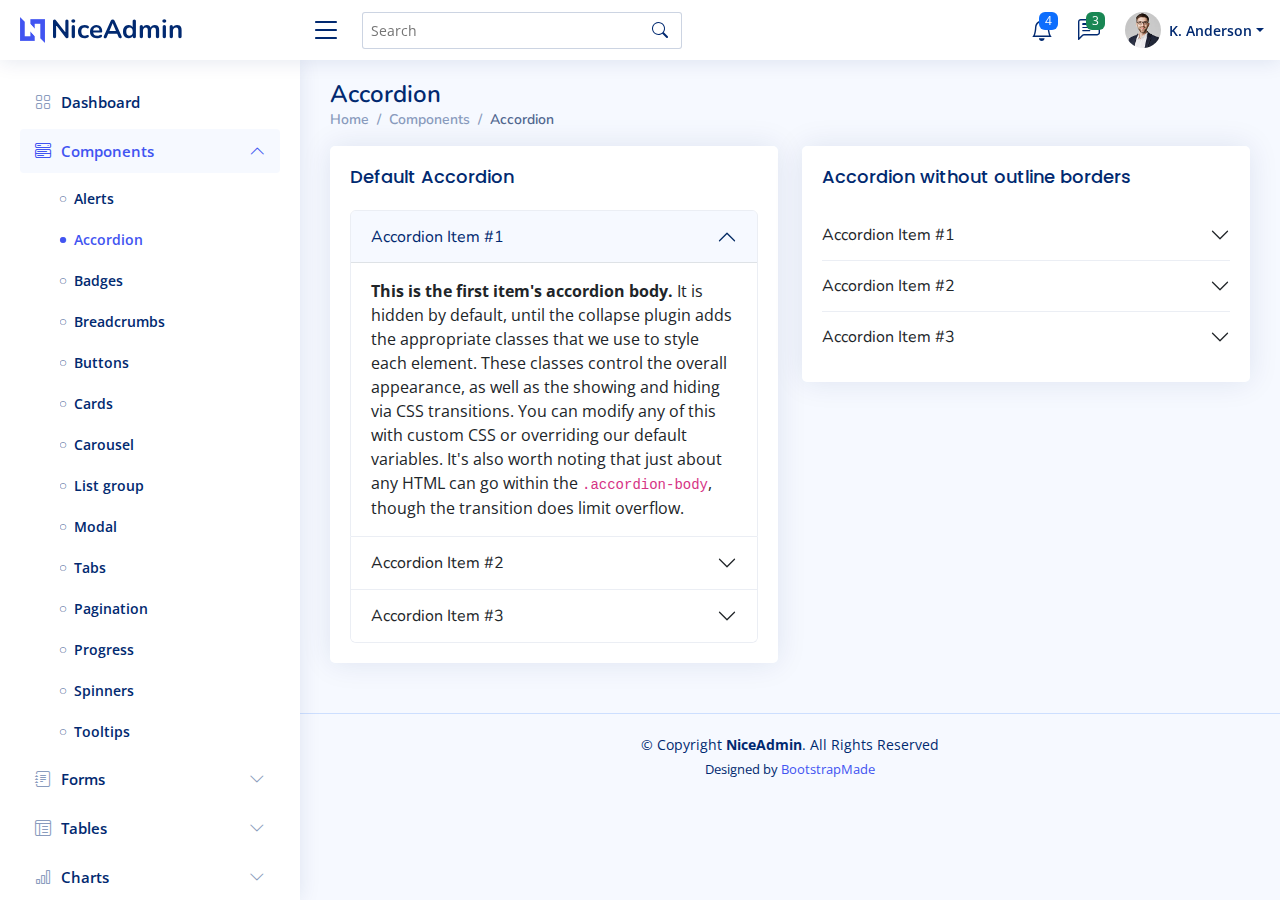
<file: Admin/AdminBeckend/components-accordion.html>
<!DOCTYPE html>
<html lang="en">

<head>
  <meta charset="utf-8">
  <meta content="width=device-width, initial-scale=1.0" name="viewport">

  <title>Components / Accordion - NiceAdmin Bootstrap Template</title>
  <meta content="" name="description">
  <meta content="" name="keywords">

  <!-- Favicons -->
  <link href="assets/img/favicon.png" rel="icon">
  <link href="assets/img/apple-touch-icon.png" rel="apple-touch-icon">

  <!-- Google Fonts -->
  <link href="https://fonts.gstatic.com" rel="preconnect">
  <link href="https://fonts.googleapis.com/css?family=Open+Sans:300,300i,400,400i,600,600i,700,700i|Nunito:300,300i,400,400i,600,600i,700,700i|Poppins:300,300i,400,400i,500,500i,600,600i,700,700i" rel="stylesheet">

  <!-- Vendor CSS Files -->
  <link href="assets/vendor/bootstrap/css/bootstrap.min.css" rel="stylesheet">
  <link href="assets/vendor/bootstrap-icons/bootstrap-icons.css" rel="stylesheet">
  <link href="assets/vendor/boxicons/css/boxicons.min.css" rel="stylesheet">
  <link href="assets/vendor/quill/quill.snow.css" rel="stylesheet">
  <link href="assets/vendor/quill/quill.bubble.css" rel="stylesheet">
  <link href="assets/vendor/remixicon/remixicon.css" rel="stylesheet">
  <link href="assets/vendor/simple-datatables/style.css" rel="stylesheet">

  <!-- Template Main CSS File -->
  <link href="assets/css/style.css" rel="stylesheet">

  <!-- =======================================================
  * Template Name: NiceAdmin
  * Updated: Sep 18 2023 with Bootstrap v5.3.2
  * Template URL: https://bootstrapmade.com/nice-admin-bootstrap-admin-html-template/
  * Author: BootstrapMade.com
  * License: https://bootstrapmade.com/license/
  ======================================================== -->
</head>

<body>

  <!-- ======= Header ======= -->
  <header id="header" class="header fixed-top d-flex align-items-center">

    <div class="d-flex align-items-center justify-content-between">
      <a href="index.html" class="logo d-flex align-items-center">
        <img src="assets/img/logo.png" alt="">
        <span class="d-none d-lg-block">NiceAdmin</span>
      </a>
      <i class="bi bi-list toggle-sidebar-btn"></i>
    </div><!-- End Logo -->

    <div class="search-bar">
      <form class="search-form d-flex align-items-center" method="POST" action="#">
        <input type="text" name="query" placeholder="Search" title="Enter search keyword">
        <button type="submit" title="Search"><i class="bi bi-search"></i></button>
      </form>
    </div><!-- End Search Bar -->

    <nav class="header-nav ms-auto">
      <ul class="d-flex align-items-center">

        <li class="nav-item d-block d-lg-none">
          <a class="nav-link nav-icon search-bar-toggle " href="#">
            <i class="bi bi-search"></i>
          </a>
        </li><!-- End Search Icon-->

        <li class="nav-item dropdown">

          <a class="nav-link nav-icon" href="#" data-bs-toggle="dropdown">
            <i class="bi bi-bell"></i>
            <span class="badge bg-primary badge-number">4</span>
          </a><!-- End Notification Icon -->

          <ul class="dropdown-menu dropdown-menu-end dropdown-menu-arrow notifications">
            <li class="dropdown-header">
              You have 4 new notifications
              <a href="#"><span class="badge rounded-pill bg-primary p-2 ms-2">View all</span></a>
            </li>
            <li>
              <hr class="dropdown-divider">
            </li>

            <li class="notification-item">
              <i class="bi bi-exclamation-circle text-warning"></i>
              <div>
                <h4>Lorem Ipsum</h4>
                <p>Quae dolorem earum veritatis oditseno</p>
                <p>30 min. ago</p>
              </div>
            </li>

            <li>
              <hr class="dropdown-divider">
            </li>

            <li class="notification-item">
              <i class="bi bi-x-circle text-danger"></i>
              <div>
                <h4>Atque rerum nesciunt</h4>
                <p>Quae dolorem earum veritatis oditseno</p>
                <p>1 hr. ago</p>
              </div>
            </li>

            <li>
              <hr class="dropdown-divider">
            </li>

            <li class="notification-item">
              <i class="bi bi-check-circle text-success"></i>
              <div>
                <h4>Sit rerum fuga</h4>
                <p>Quae dolorem earum veritatis oditseno</p>
                <p>2 hrs. ago</p>
              </div>
            </li>

            <li>
              <hr class="dropdown-divider">
            </li>

            <li class="notification-item">
              <i class="bi bi-info-circle text-primary"></i>
              <div>
                <h4>Dicta reprehenderit</h4>
                <p>Quae dolorem earum veritatis oditseno</p>
                <p>4 hrs. ago</p>
              </div>
            </li>

            <li>
              <hr class="dropdown-divider">
            </li>
            <li class="dropdown-footer">
              <a href="#">Show all notifications</a>
            </li>

          </ul><!-- End Notification Dropdown Items -->

        </li><!-- End Notification Nav -->

        <li class="nav-item dropdown">

          <a class="nav-link nav-icon" href="#" data-bs-toggle="dropdown">
            <i class="bi bi-chat-left-text"></i>
            <span class="badge bg-success badge-number">3</span>
          </a><!-- End Messages Icon -->

          <ul class="dropdown-menu dropdown-menu-end dropdown-menu-arrow messages">
            <li class="dropdown-header">
              You have 3 new messages
              <a href="#"><span class="badge rounded-pill bg-primary p-2 ms-2">View all</span></a>
            </li>
            <li>
              <hr class="dropdown-divider">
            </li>

            <li class="message-item">
              <a href="#">
                <img src="assets/img/messages-1.jpg" alt="" class="rounded-circle">
                <div>
                  <h4>Maria Hudson</h4>
                  <p>Velit asperiores et ducimus soluta repudiandae labore officia est ut...</p>
                  <p>4 hrs. ago</p>
                </div>
              </a>
            </li>
            <li>
              <hr class="dropdown-divider">
            </li>

            <li class="message-item">
              <a href="#">
                <img src="assets/img/messages-2.jpg" alt="" class="rounded-circle">
                <div>
                  <h4>Anna Nelson</h4>
                  <p>Velit asperiores et ducimus soluta repudiandae labore officia est ut...</p>
                  <p>6 hrs. ago</p>
                </div>
              </a>
            </li>
            <li>
              <hr class="dropdown-divider">
            </li>

            <li class="message-item">
              <a href="#">
                <img src="assets/img/messages-3.jpg" alt="" class="rounded-circle">
                <div>
                  <h4>David Muldon</h4>
                  <p>Velit asperiores et ducimus soluta repudiandae labore officia est ut...</p>
                  <p>8 hrs. ago</p>
                </div>
              </a>
            </li>
            <li>
              <hr class="dropdown-divider">
            </li>

            <li class="dropdown-footer">
              <a href="#">Show all messages</a>
            </li>

          </ul><!-- End Messages Dropdown Items -->

        </li><!-- End Messages Nav -->

        <li class="nav-item dropdown pe-3">

          <a class="nav-link nav-profile d-flex align-items-center pe-0" href="#" data-bs-toggle="dropdown">
            <img src="assets/img/profile-img.jpg" alt="Profile" class="rounded-circle">
            <span class="d-none d-md-block dropdown-toggle ps-2">K. Anderson</span>
          </a><!-- End Profile Iamge Icon -->

          <ul class="dropdown-menu dropdown-menu-end dropdown-menu-arrow profile">
            <li class="dropdown-header">
              <h6>Kevin Anderson</h6>
              <span>Web Designer</span>
            </li>
            <li>
              <hr class="dropdown-divider">
            </li>

            <li>
              <a class="dropdown-item d-flex align-items-center" href="users-profile.html">
                <i class="bi bi-person"></i>
                <span>My Profile</span>
              </a>
            </li>
            <li>
              <hr class="dropdown-divider">
            </li>

            <li>
              <a class="dropdown-item d-flex align-items-center" href="users-profile.html">
                <i class="bi bi-gear"></i>
                <span>Account Settings</span>
              </a>
            </li>
            <li>
              <hr class="dropdown-divider">
            </li>

            <li>
              <a class="dropdown-item d-flex align-items-center" href="pages-faq.html">
                <i class="bi bi-question-circle"></i>
                <span>Need Help?</span>
              </a>
            </li>
            <li>
              <hr class="dropdown-divider">
            </li>

            <li>
              <a class="dropdown-item d-flex align-items-center" href="#">
                <i class="bi bi-box-arrow-right"></i>
                <span>Sign Out</span>
              </a>
            </li>

          </ul><!-- End Profile Dropdown Items -->
        </li><!-- End Profile Nav -->

      </ul>
    </nav><!-- End Icons Navigation -->

  </header><!-- End Header -->

  <!-- ======= Sidebar ======= -->
  <aside id="sidebar" class="sidebar">

    <ul class="sidebar-nav" id="sidebar-nav">

      <li class="nav-item">
        <a class="nav-link collapsed" href="index.html">
          <i class="bi bi-grid"></i>
          <span>Dashboard</span>
        </a>
      </li><!-- End Dashboard Nav -->

      <li class="nav-item">
        <a class="nav-link " data-bs-target="#components-nav" data-bs-toggle="collapse" href="#">
          <i class="bi bi-menu-button-wide"></i><span>Components</span><i class="bi bi-chevron-down ms-auto"></i>
        </a>
        <ul id="components-nav" class="nav-content collapse show" data-bs-parent="#sidebar-nav">
          <li>
            <a href="components-alerts.html">
              <i class="bi bi-circle"></i><span>Alerts</span>
            </a>
          </li>
          <li>
            <a href="components-accordion.html" class="active">
              <i class="bi bi-circle"></i><span>Accordion</span>
            </a>
          </li>
          <li>
            <a href="components-badges.html">
              <i class="bi bi-circle"></i><span>Badges</span>
            </a>
          </li>
          <li>
            <a href="components-breadcrumbs.html">
              <i class="bi bi-circle"></i><span>Breadcrumbs</span>
            </a>
          </li>
          <li>
            <a href="components-buttons.html">
              <i class="bi bi-circle"></i><span>Buttons</span>
            </a>
          </li>
          <li>
            <a href="components-cards.html">
              <i class="bi bi-circle"></i><span>Cards</span>
            </a>
          </li>
          <li>
            <a href="components-carousel.html">
              <i class="bi bi-circle"></i><span>Carousel</span>
            </a>
          </li>
          <li>
            <a href="components-list-group.html">
              <i class="bi bi-circle"></i><span>List group</span>
            </a>
          </li>
          <li>
            <a href="components-modal.html">
              <i class="bi bi-circle"></i><span>Modal</span>
            </a>
          </li>
          <li>
            <a href="components-tabs.html">
              <i class="bi bi-circle"></i><span>Tabs</span>
            </a>
          </li>
          <li>
            <a href="components-pagination.html">
              <i class="bi bi-circle"></i><span>Pagination</span>
            </a>
          </li>
          <li>
            <a href="components-progress.html">
              <i class="bi bi-circle"></i><span>Progress</span>
            </a>
          </li>
          <li>
            <a href="components-spinners.html">
              <i class="bi bi-circle"></i><span>Spinners</span>
            </a>
          </li>
          <li>
            <a href="components-tooltips.html">
              <i class="bi bi-circle"></i><span>Tooltips</span>
            </a>
          </li>
        </ul>
      </li><!-- End Components Nav -->

      <li class="nav-item">
        <a class="nav-link collapsed" data-bs-target="#forms-nav" data-bs-toggle="collapse" href="#">
          <i class="bi bi-journal-text"></i><span>Forms</span><i class="bi bi-chevron-down ms-auto"></i>
        </a>
        <ul id="forms-nav" class="nav-content collapse " data-bs-parent="#sidebar-nav">
          <li>
            <a href="forms-elements.html">
              <i class="bi bi-circle"></i><span>Form Elements</span>
            </a>
          </li>
          <li>
            <a href="forms-layouts.html">
              <i class="bi bi-circle"></i><span>Form Layouts</span>
            </a>
          </li>
          <li>
            <a href="forms-editors.html">
              <i class="bi bi-circle"></i><span>Form Editors</span>
            </a>
          </li>
          <li>
            <a href="forms-validation.html">
              <i class="bi bi-circle"></i><span>Form Validation</span>
            </a>
          </li>
        </ul>
      </li><!-- End Forms Nav -->

      <li class="nav-item">
        <a class="nav-link collapsed" data-bs-target="#tables-nav" data-bs-toggle="collapse" href="#">
          <i class="bi bi-layout-text-window-reverse"></i><span>Tables</span><i class="bi bi-chevron-down ms-auto"></i>
        </a>
        <ul id="tables-nav" class="nav-content collapse " data-bs-parent="#sidebar-nav">
          <li>
            <a href="tables-general.html">
              <i class="bi bi-circle"></i><span>General Tables</span>
            </a>
          </li>
          <li>
            <a href="tables-data.html">
              <i class="bi bi-circle"></i><span>Data Tables</span>
            </a>
          </li>
        </ul>
      </li><!-- End Tables Nav -->

      <li class="nav-item">
        <a class="nav-link collapsed" data-bs-target="#charts-nav" data-bs-toggle="collapse" href="#">
          <i class="bi bi-bar-chart"></i><span>Charts</span><i class="bi bi-chevron-down ms-auto"></i>
        </a>
        <ul id="charts-nav" class="nav-content collapse " data-bs-parent="#sidebar-nav">
          <li>
            <a href="charts-chartjs.html">
              <i class="bi bi-circle"></i><span>Chart.js</span>
            </a>
          </li>
          <li>
            <a href="charts-apexcharts.html">
              <i class="bi bi-circle"></i><span>ApexCharts</span>
            </a>
          </li>
          <li>
            <a href="charts-echarts.html">
              <i class="bi bi-circle"></i><span>ECharts</span>
            </a>
          </li>
        </ul>
      </li><!-- End Charts Nav -->

      <li class="nav-item">
        <a class="nav-link collapsed" data-bs-target="#icons-nav" data-bs-toggle="collapse" href="#">
          <i class="bi bi-gem"></i><span>Icons</span><i class="bi bi-chevron-down ms-auto"></i>
        </a>
        <ul id="icons-nav" class="nav-content collapse " data-bs-parent="#sidebar-nav">
          <li>
            <a href="icons-bootstrap.html">
              <i class="bi bi-circle"></i><span>Bootstrap Icons</span>
            </a>
          </li>
          <li>
            <a href="icons-remix.html">
              <i class="bi bi-circle"></i><span>Remix Icons</span>
            </a>
          </li>
          <li>
            <a href="icons-boxicons.html">
              <i class="bi bi-circle"></i><span>Boxicons</span>
            </a>
          </li>
        </ul>
      </li><!-- End Icons Nav -->

      <li class="nav-heading">Pages</li>

      <li class="nav-item">
        <a class="nav-link collapsed" href="users-profile.html">
          <i class="bi bi-person"></i>
          <span>Profile</span>
        </a>
      </li><!-- End Profile Page Nav -->

      <li class="nav-item">
        <a class="nav-link collapsed" href="pages-faq.html">
          <i class="bi bi-question-circle"></i>
          <span>F.A.Q</span>
        </a>
      </li><!-- End F.A.Q Page Nav -->

      <li class="nav-item">
        <a class="nav-link collapsed" href="pages-contact.html">
          <i class="bi bi-envelope"></i>
          <span>Contact</span>
        </a>
      </li><!-- End Contact Page Nav -->

      <li class="nav-item">
        <a class="nav-link collapsed" href="pages-register.html">
          <i class="bi bi-card-list"></i>
          <span>Register</span>
        </a>
      </li><!-- End Register Page Nav -->

      <li class="nav-item">
        <a class="nav-link collapsed" href="pages-login.html">
          <i class="bi bi-box-arrow-in-right"></i>
          <span>Login</span>
        </a>
      </li><!-- End Login Page Nav -->

      <li class="nav-item">
        <a class="nav-link collapsed" href="pages-error-404.html">
          <i class="bi bi-dash-circle"></i>
          <span>Error 404</span>
        </a>
      </li><!-- End Error 404 Page Nav -->

      <li class="nav-item">
        <a class="nav-link collapsed" href="pages-blank.html">
          <i class="bi bi-file-earmark"></i>
          <span>Blank</span>
        </a>
      </li><!-- End Blank Page Nav -->

    </ul>

  </aside><!-- End Sidebar-->

  <main id="main" class="main">

    <div class="pagetitle">
      <h1>Accordion</h1>
      <nav>
        <ol class="breadcrumb">
          <li class="breadcrumb-item"><a href="index.html">Home</a></li>
          <li class="breadcrumb-item">Components</li>
          <li class="breadcrumb-item active">Accordion</li>
        </ol>
      </nav>
    </div><!-- End Page Title -->

    <section class="section">
      <div class="row">
        <div class="col-lg-6">

          <div class="card">
            <div class="card-body">
              <h5 class="card-title">Default Accordion</h5>

              <!-- Default Accordion -->
              <div class="accordion" id="accordionExample">
                <div class="accordion-item">
                  <h2 class="accordion-header" id="headingOne">
                    <button class="accordion-button" type="button" data-bs-toggle="collapse" data-bs-target="#collapseOne" aria-expanded="true" aria-controls="collapseOne">
                      Accordion Item #1
                    </button>
                  </h2>
                  <div id="collapseOne" class="accordion-collapse collapse show" aria-labelledby="headingOne" data-bs-parent="#accordionExample">
                    <div class="accordion-body">
                      <strong>This is the first item's accordion body.</strong> It is hidden by default, until the collapse plugin adds the appropriate classes that we use to style each element. These classes control the overall appearance, as well as the showing and hiding via CSS transitions. You can modify any of this with custom CSS or overriding our default variables. It's also worth noting that just about any HTML can go within the <code>.accordion-body</code>, though the transition does limit overflow.
                    </div>
                  </div>
                </div>
                <div class="accordion-item">
                  <h2 class="accordion-header" id="headingTwo">
                    <button class="accordion-button collapsed" type="button" data-bs-toggle="collapse" data-bs-target="#collapseTwo" aria-expanded="false" aria-controls="collapseTwo">
                      Accordion Item #2
                    </button>
                  </h2>
                  <div id="collapseTwo" class="accordion-collapse collapse" aria-labelledby="headingTwo" data-bs-parent="#accordionExample">
                    <div class="accordion-body">
                      <strong>This is the second item's accordion body.</strong> It is hidden by default, until the collapse plugin adds the appropriate classes that we use to style each element. These classes control the overall appearance, as well as the showing and hiding via CSS transitions. You can modify any of this with custom CSS or overriding our default variables. It's also worth noting that just about any HTML can go within the <code>.accordion-body</code>, though the transition does limit overflow.
                    </div>
                  </div>
                </div>
                <div class="accordion-item">
                  <h2 class="accordion-header" id="headingThree">
                    <button class="accordion-button collapsed" type="button" data-bs-toggle="collapse" data-bs-target="#collapseThree" aria-expanded="false" aria-controls="collapseThree">
                      Accordion Item #3
                    </button>
                  </h2>
                  <div id="collapseThree" class="accordion-collapse collapse" aria-labelledby="headingThree" data-bs-parent="#accordionExample">
                    <div class="accordion-body">
                      <strong>This is the third item's accordion body.</strong> It is hidden by default, until the collapse plugin adds the appropriate classes that we use to style each element. These classes control the overall appearance, as well as the showing and hiding via CSS transitions. You can modify any of this with custom CSS or overriding our default variables. It's also worth noting that just about any HTML can go within the <code>.accordion-body</code>, though the transition does limit overflow.
                    </div>
                  </div>
                </div>
              </div><!-- End Default Accordion Example -->

            </div>
          </div>

        </div>

        <div class="col-lg-6">

          <div class="card">
            <div class="card-body">
              <h5 class="card-title">Accordion without outline borders</h5>

              <!-- Accordion without outline borders -->
              <div class="accordion accordion-flush" id="accordionFlushExample">
                <div class="accordion-item">
                  <h2 class="accordion-header" id="flush-headingOne">
                    <button class="accordion-button collapsed" type="button" data-bs-toggle="collapse" data-bs-target="#flush-collapseOne" aria-expanded="false" aria-controls="flush-collapseOne">
                      Accordion Item #1
                    </button>
                  </h2>
                  <div id="flush-collapseOne" class="accordion-collapse collapse" aria-labelledby="flush-headingOne" data-bs-parent="#accordionFlushExample">
                    <div class="accordion-body">Placeholder content for this accordion, which is intended to demonstrate the <code>.accordion-flush</code> class. This is the first item's accordion body.</div>
                  </div>
                </div>
                <div class="accordion-item">
                  <h2 class="accordion-header" id="flush-headingTwo">
                    <button class="accordion-button collapsed" type="button" data-bs-toggle="collapse" data-bs-target="#flush-collapseTwo" aria-expanded="false" aria-controls="flush-collapseTwo">
                      Accordion Item #2
                    </button>
                  </h2>
                  <div id="flush-collapseTwo" class="accordion-collapse collapse" aria-labelledby="flush-headingTwo" data-bs-parent="#accordionFlushExample">
                    <div class="accordion-body">Placeholder content for this accordion, which is intended to demonstrate the <code>.accordion-flush</code> class. This is the second item's accordion body. Let's imagine this being filled with some actual content.</div>
                  </div>
                </div>
                <div class="accordion-item">
                  <h2 class="accordion-header" id="flush-headingThree">
                    <button class="accordion-button collapsed" type="button" data-bs-toggle="collapse" data-bs-target="#flush-collapseThree" aria-expanded="false" aria-controls="flush-collapseThree">
                      Accordion Item #3
                    </button>
                  </h2>
                  <div id="flush-collapseThree" class="accordion-collapse collapse" aria-labelledby="flush-headingThree" data-bs-parent="#accordionFlushExample">
                    <div class="accordion-body">Placeholder content for this accordion, which is intended to demonstrate the <code>.accordion-flush</code> class. This is the third item's accordion body. Nothing more exciting happening here in terms of content, but just filling up the space to make it look, at least at first glance, a bit more representative of how this would look in a real-world application.</div>
                  </div>
                </div>
              </div><!-- End Accordion without outline borders -->

            </div>
          </div>

        </div>
      </div>
    </section>

  </main><!-- End #main -->

  <!-- ======= Footer ======= -->
  <footer id="footer" class="footer">
    <div class="copyright">
      &copy; Copyright <strong><span>NiceAdmin</span></strong>. All Rights Reserved
    </div>
    <div class="credits">
      <!-- All the links in the footer should remain intact. -->
      <!-- You can delete the links only if you purchased the pro version. -->
      <!-- Licensing information: https://bootstrapmade.com/license/ -->
      <!-- Purchase the pro version with working PHP/AJAX contact form: https://bootstrapmade.com/nice-admin-bootstrap-admin-html-template/ -->
      Designed by <a href="https://bootstrapmade.com/">BootstrapMade</a>
    </div>
  </footer><!-- End Footer -->

  <a href="#" class="back-to-top d-flex align-items-center justify-content-center"><i class="bi bi-arrow-up-short"></i></a>

  <!-- Vendor JS Files -->
  <script src="assets/vendor/apexcharts/apexcharts.min.js"></script>
  <script src="assets/vendor/bootstrap/js/bootstrap.bundle.min.js"></script>
  <script src="assets/vendor/chart.js/chart.umd.js"></script>
  <script src="assets/vendor/echarts/echarts.min.js"></script>
  <script src="assets/vendor/quill/quill.min.js"></script>
  <script src="assets/vendor/simple-datatables/simple-datatables.js"></script>
  <script src="assets/vendor/tinymce/tinymce.min.js"></script>
  <script src="assets/vendor/php-email-form/validate.js"></script>

  <!-- Template Main JS File -->
  <script src="assets/js/main.js"></script>

</body>

</html>
</file>
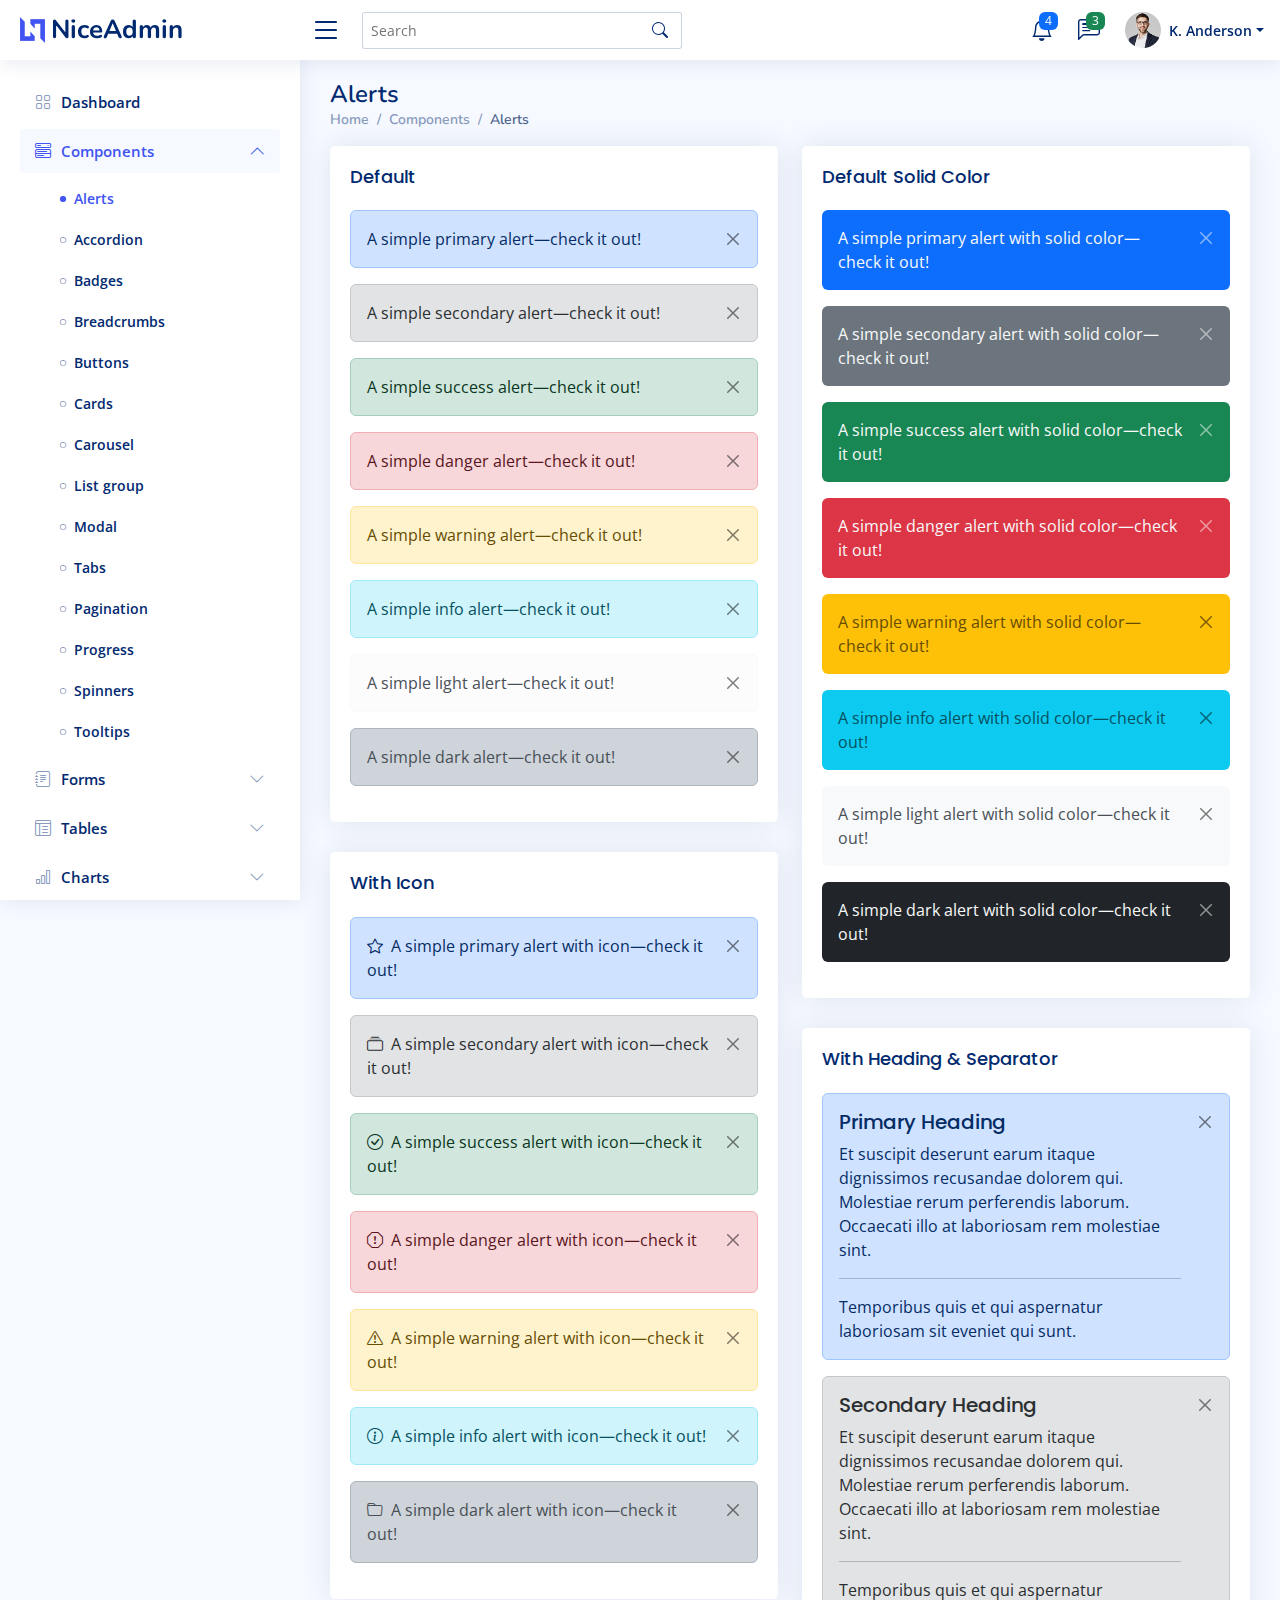
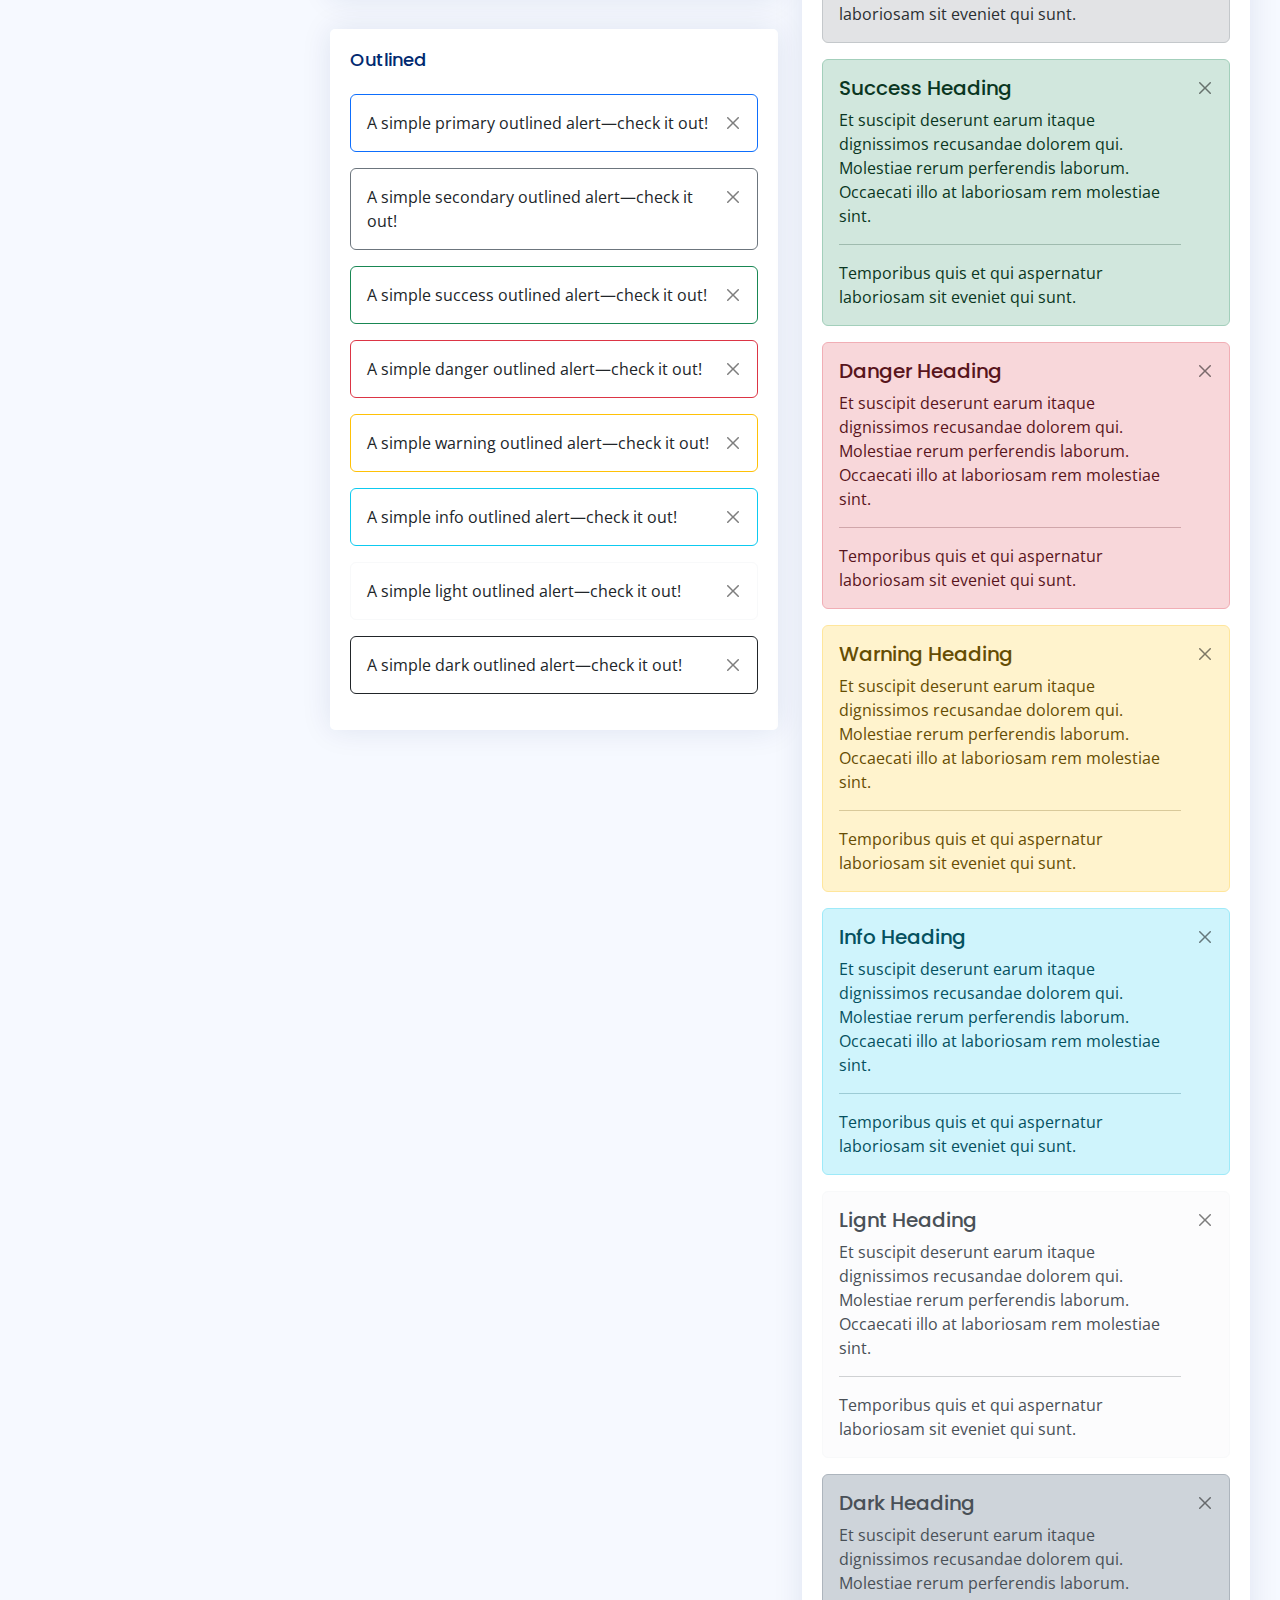
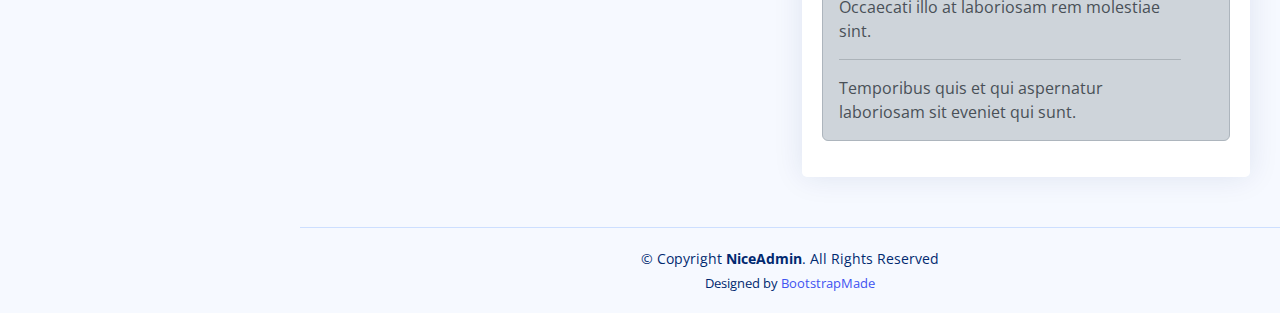
<file: Admin/AdminBeckend/components-alerts.html>
<!DOCTYPE html>
<html lang="en">

<head>
  <meta charset="utf-8">
  <meta content="width=device-width, initial-scale=1.0" name="viewport">

  <title>Components / Alerts - NiceAdmin Bootstrap Template</title>
  <meta content="" name="description">
  <meta content="" name="keywords">

  <!-- Favicons -->
  <link href="assets/img/favicon.png" rel="icon">
  <link href="assets/img/apple-touch-icon.png" rel="apple-touch-icon">

  <!-- Google Fonts -->
  <link href="https://fonts.gstatic.com" rel="preconnect">
  <link href="https://fonts.googleapis.com/css?family=Open+Sans:300,300i,400,400i,600,600i,700,700i|Nunito:300,300i,400,400i,600,600i,700,700i|Poppins:300,300i,400,400i,500,500i,600,600i,700,700i" rel="stylesheet">

  <!-- Vendor CSS Files -->
  <link href="assets/vendor/bootstrap/css/bootstrap.min.css" rel="stylesheet">
  <link href="assets/vendor/bootstrap-icons/bootstrap-icons.css" rel="stylesheet">
  <link href="assets/vendor/boxicons/css/boxicons.min.css" rel="stylesheet">
  <link href="assets/vendor/quill/quill.snow.css" rel="stylesheet">
  <link href="assets/vendor/quill/quill.bubble.css" rel="stylesheet">
  <link href="assets/vendor/remixicon/remixicon.css" rel="stylesheet">
  <link href="assets/vendor/simple-datatables/style.css" rel="stylesheet">

  <!-- Template Main CSS File -->
  <link href="assets/css/style.css" rel="stylesheet">

  <!-- =======================================================
  * Template Name: NiceAdmin
  * Updated: Sep 18 2023 with Bootstrap v5.3.2
  * Template URL: https://bootstrapmade.com/nice-admin-bootstrap-admin-html-template/
  * Author: BootstrapMade.com
  * License: https://bootstrapmade.com/license/
  ======================================================== -->
</head>

<body>

  <!-- ======= Header ======= -->
  <header id="header" class="header fixed-top d-flex align-items-center">

    <div class="d-flex align-items-center justify-content-between">
      <a href="index.html" class="logo d-flex align-items-center">
        <img src="assets/img/logo.png" alt="">
        <span class="d-none d-lg-block">NiceAdmin</span>
      </a>
      <i class="bi bi-list toggle-sidebar-btn"></i>
    </div><!-- End Logo -->

    <div class="search-bar">
      <form class="search-form d-flex align-items-center" method="POST" action="#">
        <input type="text" name="query" placeholder="Search" title="Enter search keyword">
        <button type="submit" title="Search"><i class="bi bi-search"></i></button>
      </form>
    </div><!-- End Search Bar -->

    <nav class="header-nav ms-auto">
      <ul class="d-flex align-items-center">

        <li class="nav-item d-block d-lg-none">
          <a class="nav-link nav-icon search-bar-toggle " href="#">
            <i class="bi bi-search"></i>
          </a>
        </li><!-- End Search Icon-->

        <li class="nav-item dropdown">

          <a class="nav-link nav-icon" href="#" data-bs-toggle="dropdown">
            <i class="bi bi-bell"></i>
            <span class="badge bg-primary badge-number">4</span>
          </a><!-- End Notification Icon -->

          <ul class="dropdown-menu dropdown-menu-end dropdown-menu-arrow notifications">
            <li class="dropdown-header">
              You have 4 new notifications
              <a href="#"><span class="badge rounded-pill bg-primary p-2 ms-2">View all</span></a>
            </li>
            <li>
              <hr class="dropdown-divider">
            </li>

            <li class="notification-item">
              <i class="bi bi-exclamation-circle text-warning"></i>
              <div>
                <h4>Lorem Ipsum</h4>
                <p>Quae dolorem earum veritatis oditseno</p>
                <p>30 min. ago</p>
              </div>
            </li>

            <li>
              <hr class="dropdown-divider">
            </li>

            <li class="notification-item">
              <i class="bi bi-x-circle text-danger"></i>
              <div>
                <h4>Atque rerum nesciunt</h4>
                <p>Quae dolorem earum veritatis oditseno</p>
                <p>1 hr. ago</p>
              </div>
            </li>

            <li>
              <hr class="dropdown-divider">
            </li>

            <li class="notification-item">
              <i class="bi bi-check-circle text-success"></i>
              <div>
                <h4>Sit rerum fuga</h4>
                <p>Quae dolorem earum veritatis oditseno</p>
                <p>2 hrs. ago</p>
              </div>
            </li>

            <li>
              <hr class="dropdown-divider">
            </li>

            <li class="notification-item">
              <i class="bi bi-info-circle text-primary"></i>
              <div>
                <h4>Dicta reprehenderit</h4>
                <p>Quae dolorem earum veritatis oditseno</p>
                <p>4 hrs. ago</p>
              </div>
            </li>

            <li>
              <hr class="dropdown-divider">
            </li>
            <li class="dropdown-footer">
              <a href="#">Show all notifications</a>
            </li>

          </ul><!-- End Notification Dropdown Items -->

        </li><!-- End Notification Nav -->

        <li class="nav-item dropdown">

          <a class="nav-link nav-icon" href="#" data-bs-toggle="dropdown">
            <i class="bi bi-chat-left-text"></i>
            <span class="badge bg-success badge-number">3</span>
          </a><!-- End Messages Icon -->

          <ul class="dropdown-menu dropdown-menu-end dropdown-menu-arrow messages">
            <li class="dropdown-header">
              You have 3 new messages
              <a href="#"><span class="badge rounded-pill bg-primary p-2 ms-2">View all</span></a>
            </li>
            <li>
              <hr class="dropdown-divider">
            </li>

            <li class="message-item">
              <a href="#">
                <img src="assets/img/messages-1.jpg" alt="" class="rounded-circle">
                <div>
                  <h4>Maria Hudson</h4>
                  <p>Velit asperiores et ducimus soluta repudiandae labore officia est ut...</p>
                  <p>4 hrs. ago</p>
                </div>
              </a>
            </li>
            <li>
              <hr class="dropdown-divider">
            </li>

            <li class="message-item">
              <a href="#">
                <img src="assets/img/messages-2.jpg" alt="" class="rounded-circle">
                <div>
                  <h4>Anna Nelson</h4>
                  <p>Velit asperiores et ducimus soluta repudiandae labore officia est ut...</p>
                  <p>6 hrs. ago</p>
                </div>
              </a>
            </li>
            <li>
              <hr class="dropdown-divider">
            </li>

            <li class="message-item">
              <a href="#">
                <img src="assets/img/messages-3.jpg" alt="" class="rounded-circle">
                <div>
                  <h4>David Muldon</h4>
                  <p>Velit asperiores et ducimus soluta repudiandae labore officia est ut...</p>
                  <p>8 hrs. ago</p>
                </div>
              </a>
            </li>
            <li>
              <hr class="dropdown-divider">
            </li>

            <li class="dropdown-footer">
              <a href="#">Show all messages</a>
            </li>

          </ul><!-- End Messages Dropdown Items -->

        </li><!-- End Messages Nav -->

        <li class="nav-item dropdown pe-3">

          <a class="nav-link nav-profile d-flex align-items-center pe-0" href="#" data-bs-toggle="dropdown">
            <img src="assets/img/profile-img.jpg" alt="Profile" class="rounded-circle">
            <span class="d-none d-md-block dropdown-toggle ps-2">K. Anderson</span>
          </a><!-- End Profile Iamge Icon -->

          <ul class="dropdown-menu dropdown-menu-end dropdown-menu-arrow profile">
            <li class="dropdown-header">
              <h6>Kevin Anderson</h6>
              <span>Web Designer</span>
            </li>
            <li>
              <hr class="dropdown-divider">
            </li>

            <li>
              <a class="dropdown-item d-flex align-items-center" href="users-profile.html">
                <i class="bi bi-person"></i>
                <span>My Profile</span>
              </a>
            </li>
            <li>
              <hr class="dropdown-divider">
            </li>

            <li>
              <a class="dropdown-item d-flex align-items-center" href="users-profile.html">
                <i class="bi bi-gear"></i>
                <span>Account Settings</span>
              </a>
            </li>
            <li>
              <hr class="dropdown-divider">
            </li>

            <li>
              <a class="dropdown-item d-flex align-items-center" href="pages-faq.html">
                <i class="bi bi-question-circle"></i>
                <span>Need Help?</span>
              </a>
            </li>
            <li>
              <hr class="dropdown-divider">
            </li>

            <li>
              <a class="dropdown-item d-flex align-items-center" href="#">
                <i class="bi bi-box-arrow-right"></i>
                <span>Sign Out</span>
              </a>
            </li>

          </ul><!-- End Profile Dropdown Items -->
        </li><!-- End Profile Nav -->

      </ul>
    </nav><!-- End Icons Navigation -->

  </header><!-- End Header -->

  <!-- ======= Sidebar ======= -->
  <aside id="sidebar" class="sidebar">

    <ul class="sidebar-nav" id="sidebar-nav">

      <li class="nav-item">
        <a class="nav-link collapsed" href="index.html">
          <i class="bi bi-grid"></i>
          <span>Dashboard</span>
        </a>
      </li><!-- End Dashboard Nav -->

      <li class="nav-item">
        <a class="nav-link " data-bs-target="#components-nav" data-bs-toggle="collapse" href="#">
          <i class="bi bi-menu-button-wide"></i><span>Components</span><i class="bi bi-chevron-down ms-auto"></i>
        </a>
        <ul id="components-nav" class="nav-content collapse show" data-bs-parent="#sidebar-nav">
          <li>
            <a href="components-alerts.html" class="active">
              <i class="bi bi-circle"></i><span>Alerts</span>
            </a>
          </li>
          <li>
            <a href="components-accordion.html">
              <i class="bi bi-circle"></i><span>Accordion</span>
            </a>
          </li>
          <li>
            <a href="components-badges.html">
              <i class="bi bi-circle"></i><span>Badges</span>
            </a>
          </li>
          <li>
            <a href="components-breadcrumbs.html">
              <i class="bi bi-circle"></i><span>Breadcrumbs</span>
            </a>
          </li>
          <li>
            <a href="components-buttons.html">
              <i class="bi bi-circle"></i><span>Buttons</span>
            </a>
          </li>
          <li>
            <a href="components-cards.html">
              <i class="bi bi-circle"></i><span>Cards</span>
            </a>
          </li>
          <li>
            <a href="components-carousel.html">
              <i class="bi bi-circle"></i><span>Carousel</span>
            </a>
          </li>
          <li>
            <a href="components-list-group.html">
              <i class="bi bi-circle"></i><span>List group</span>
            </a>
          </li>
          <li>
            <a href="components-modal.html">
              <i class="bi bi-circle"></i><span>Modal</span>
            </a>
          </li>
          <li>
            <a href="components-tabs.html">
              <i class="bi bi-circle"></i><span>Tabs</span>
            </a>
          </li>
          <li>
            <a href="components-pagination.html">
              <i class="bi bi-circle"></i><span>Pagination</span>
            </a>
          </li>
          <li>
            <a href="components-progress.html">
              <i class="bi bi-circle"></i><span>Progress</span>
            </a>
          </li>
          <li>
            <a href="components-spinners.html">
              <i class="bi bi-circle"></i><span>Spinners</span>
            </a>
          </li>
          <li>
            <a href="components-tooltips.html">
              <i class="bi bi-circle"></i><span>Tooltips</span>
            </a>
          </li>
        </ul>
      </li><!-- End Components Nav -->

      <li class="nav-item">
        <a class="nav-link collapsed" data-bs-target="#forms-nav" data-bs-toggle="collapse" href="#">
          <i class="bi bi-journal-text"></i><span>Forms</span><i class="bi bi-chevron-down ms-auto"></i>
        </a>
        <ul id="forms-nav" class="nav-content collapse " data-bs-parent="#sidebar-nav">
          <li>
            <a href="forms-elements.html">
              <i class="bi bi-circle"></i><span>Form Elements</span>
            </a>
          </li>
          <li>
            <a href="forms-layouts.html">
              <i class="bi bi-circle"></i><span>Form Layouts</span>
            </a>
          </li>
          <li>
            <a href="forms-editors.html">
              <i class="bi bi-circle"></i><span>Form Editors</span>
            </a>
          </li>
          <li>
            <a href="forms-validation.html">
              <i class="bi bi-circle"></i><span>Form Validation</span>
            </a>
          </li>
        </ul>
      </li><!-- End Forms Nav -->

      <li class="nav-item">
        <a class="nav-link collapsed" data-bs-target="#tables-nav" data-bs-toggle="collapse" href="#">
          <i class="bi bi-layout-text-window-reverse"></i><span>Tables</span><i class="bi bi-chevron-down ms-auto"></i>
        </a>
        <ul id="tables-nav" class="nav-content collapse " data-bs-parent="#sidebar-nav">
          <li>
            <a href="tables-general.html">
              <i class="bi bi-circle"></i><span>General Tables</span>
            </a>
          </li>
          <li>
            <a href="tables-data.html">
              <i class="bi bi-circle"></i><span>Data Tables</span>
            </a>
          </li>
        </ul>
      </li><!-- End Tables Nav -->

      <li class="nav-item">
        <a class="nav-link collapsed" data-bs-target="#charts-nav" data-bs-toggle="collapse" href="#">
          <i class="bi bi-bar-chart"></i><span>Charts</span><i class="bi bi-chevron-down ms-auto"></i>
        </a>
        <ul id="charts-nav" class="nav-content collapse " data-bs-parent="#sidebar-nav">
          <li>
            <a href="charts-chartjs.html">
              <i class="bi bi-circle"></i><span>Chart.js</span>
            </a>
          </li>
          <li>
            <a href="charts-apexcharts.html">
              <i class="bi bi-circle"></i><span>ApexCharts</span>
            </a>
          </li>
          <li>
            <a href="charts-echarts.html">
              <i class="bi bi-circle"></i><span>ECharts</span>
            </a>
          </li>
        </ul>
      </li><!-- End Charts Nav -->

      <li class="nav-item">
        <a class="nav-link collapsed" data-bs-target="#icons-nav" data-bs-toggle="collapse" href="#">
          <i class="bi bi-gem"></i><span>Icons</span><i class="bi bi-chevron-down ms-auto"></i>
        </a>
        <ul id="icons-nav" class="nav-content collapse " data-bs-parent="#sidebar-nav">
          <li>
            <a href="icons-bootstrap.html">
              <i class="bi bi-circle"></i><span>Bootstrap Icons</span>
            </a>
          </li>
          <li>
            <a href="icons-remix.html">
              <i class="bi bi-circle"></i><span>Remix Icons</span>
            </a>
          </li>
          <li>
            <a href="icons-boxicons.html">
              <i class="bi bi-circle"></i><span>Boxicons</span>
            </a>
          </li>
        </ul>
      </li><!-- End Icons Nav -->

      <li class="nav-heading">Pages</li>

      <li class="nav-item">
        <a class="nav-link collapsed" href="users-profile.html">
          <i class="bi bi-person"></i>
          <span>Profile</span>
        </a>
      </li><!-- End Profile Page Nav -->

      <li class="nav-item">
        <a class="nav-link collapsed" href="pages-faq.html">
          <i class="bi bi-question-circle"></i>
          <span>F.A.Q</span>
        </a>
      </li><!-- End F.A.Q Page Nav -->

      <li class="nav-item">
        <a class="nav-link collapsed" href="pages-contact.html">
          <i class="bi bi-envelope"></i>
          <span>Contact</span>
        </a>
      </li><!-- End Contact Page Nav -->

      <li class="nav-item">
        <a class="nav-link collapsed" href="pages-register.html">
          <i class="bi bi-card-list"></i>
          <span>Register</span>
        </a>
      </li><!-- End Register Page Nav -->

      <li class="nav-item">
        <a class="nav-link collapsed" href="pages-login.html">
          <i class="bi bi-box-arrow-in-right"></i>
          <span>Login</span>
        </a>
      </li><!-- End Login Page Nav -->

      <li class="nav-item">
        <a class="nav-link collapsed" href="pages-error-404.html">
          <i class="bi bi-dash-circle"></i>
          <span>Error 404</span>
        </a>
      </li><!-- End Error 404 Page Nav -->

      <li class="nav-item">
        <a class="nav-link collapsed" href="pages-blank.html">
          <i class="bi bi-file-earmark"></i>
          <span>Blank</span>
        </a>
      </li><!-- End Blank Page Nav -->

    </ul>

  </aside><!-- End Sidebar-->

  <main id="main" class="main">

    <div class="pagetitle">
      <h1>Alerts</h1>
      <nav>
        <ol class="breadcrumb">
          <li class="breadcrumb-item"><a href="index.html">Home</a></li>
          <li class="breadcrumb-item">Components</li>
          <li class="breadcrumb-item active">Alerts</li>
        </ol>
      </nav>
    </div><!-- End Page Title -->

    <section class="section">
      <div class="row">
        <div class="col-lg-6">

          <div class="card">
            <div class="card-body">

              <h5 class="card-title">Default</h5>

              <div class="alert alert-primary alert-dismissible fade show" role="alert">
                A simple primary alert—check it out!
                <button type="button" class="btn-close" data-bs-dismiss="alert" aria-label="Close"></button>
              </div>

              <div class="alert alert-secondary alert-dismissible fade show" role="alert">
                A simple secondary alert—check it out!
                <button type="button" class="btn-close" data-bs-dismiss="alert" aria-label="Close"></button>
              </div>

              <div class="alert alert-success alert-dismissible fade show" role="alert">
                A simple success alert—check it out!
                <button type="button" class="btn-close" data-bs-dismiss="alert" aria-label="Close"></button>
              </div>

              <div class="alert alert-danger alert-dismissible fade show" role="alert">
                A simple danger alert—check it out!
                <button type="button" class="btn-close" data-bs-dismiss="alert" aria-label="Close"></button>
              </div>

              <div class="alert alert-warning alert-dismissible fade show" role="alert">
                A simple warning alert—check it out!
                <button type="button" class="btn-close" data-bs-dismiss="alert" aria-label="Close"></button>
              </div>

              <div class="alert alert-info alert-dismissible fade show" role="alert">
                A simple info alert—check it out!
                <button type="button" class="btn-close" data-bs-dismiss="alert" aria-label="Close"></button>
              </div>

              <div class="alert alert-light border-light alert-dismissible fade show" role="alert">
                A simple light alert—check it out!
                <button type="button" class="btn-close" data-bs-dismiss="alert" aria-label="Close"></button>
              </div>

              <div class="alert alert-dark alert-dismissible fade show" role="alert">
                A simple dark alert—check it out!
                <button type="button" class="btn-close" data-bs-dismiss="alert" aria-label="Close"></button>
              </div>

            </div>
          </div>

          <div class="card">
            <div class="card-body">
              <h5 class="card-title">With Icon</h5>

              <div class="alert alert-primary alert-dismissible fade show" role="alert">
                <i class="bi bi-star me-1"></i>
                A simple primary alert with icon—check it out!
                <button type="button" class="btn-close" data-bs-dismiss="alert" aria-label="Close"></button>
              </div>

              <div class="alert alert-secondary alert-dismissible fade show" role="alert">
                <i class="bi bi-collection me-1"></i>
                A simple secondary alert with icon—check it out!
                <button type="button" class="btn-close" data-bs-dismiss="alert" aria-label="Close"></button>
              </div>

              <div class="alert alert-success alert-dismissible fade show" role="alert">
                <i class="bi bi-check-circle me-1"></i>
                A simple success alert with icon—check it out!
                <button type="button" class="btn-close" data-bs-dismiss="alert" aria-label="Close"></button>
              </div>

              <div class="alert alert-danger alert-dismissible fade show" role="alert">
                <i class="bi bi-exclamation-octagon me-1"></i>
                A simple danger alert with icon—check it out!
                <button type="button" class="btn-close" data-bs-dismiss="alert" aria-label="Close"></button>
              </div>

              <div class="alert alert-warning alert-dismissible fade show" role="alert">
                <i class="bi bi-exclamation-triangle me-1"></i>
                A simple warning alert with icon—check it out!
                <button type="button" class="btn-close" data-bs-dismiss="alert" aria-label="Close"></button>
              </div>

              <div class="alert alert-info alert-dismissible fade show" role="alert">
                <i class="bi bi-info-circle me-1"></i>
                A simple info alert with icon—check it out!
                <button type="button" class="btn-close" data-bs-dismiss="alert" aria-label="Close"></button>
              </div>

              <div class="alert alert-dark alert-dismissible fade show" role="alert">
                <i class="bi bi-folder me-1"></i>
                A simple dark alert with icon—check it out!
                <button type="button" class="btn-close" data-bs-dismiss="alert" aria-label="Close"></button>
              </div>

            </div>
          </div>

          <div class="card">
            <div class="card-body">
              <h5 class="card-title">Outlined</h5>

              <div class="alert border-primary alert-dismissible fade show" role="alert">
                A simple primary outlined alert—check it out!
                <button type="button" class="btn-close" data-bs-dismiss="alert" aria-label="Close"></button>
              </div>

              <div class="alert border-secondary alert-dismissible fade show" role="alert">
                A simple secondary outlined alert—check it out!
                <button type="button" class="btn-close" data-bs-dismiss="alert" aria-label="Close"></button>
              </div>

              <div class="alert border-success alert-dismissible fade show" role="alert">
                A simple success outlined alert—check it out!
                <button type="button" class="btn-close" data-bs-dismiss="alert" aria-label="Close"></button>
              </div>

              <div class="alert border-danger alert-dismissible fade show" role="alert">
                A simple danger outlined alert—check it out!
                <button type="button" class="btn-close" data-bs-dismiss="alert" aria-label="Close"></button>
              </div>

              <div class="alert border-warning alert-dismissible fade show" role="alert">
                A simple warning outlined alert—check it out!
                <button type="button" class="btn-close" data-bs-dismiss="alert" aria-label="Close"></button>
              </div>

              <div class="alert border-info alert-dismissible fade show" role="alert">
                A simple info outlined alert—check it out!
                <button type="button" class="btn-close" data-bs-dismiss="alert" aria-label="Close"></button>
              </div>

              <div class="alert border-light alert-dismissible fade show" role="alert">
                A simple light outlined alert—check it out!
                <button type="button" class="btn-close" data-bs-dismiss="alert" aria-label="Close"></button>
              </div>

              <div class="alert border-dark alert-dismissible fade show" role="alert">
                A simple dark outlined alert—check it out!
                <button type="button" class="btn-close" data-bs-dismiss="alert" aria-label="Close"></button>
              </div>

            </div>
          </div>

        </div>

        <div class="col-lg-6">

          <div class="card">
            <div class="card-body">
              <h5 class="card-title">Default Solid Color</h5>

              <div class="alert alert-primary bg-primary text-light border-0 alert-dismissible fade show" role="alert">
                A simple primary alert with solid color—check it out!
                <button type="button" class="btn-close btn-close-white" data-bs-dismiss="alert" aria-label="Close"></button>
              </div>

              <div class="alert alert-secondary bg-secondary text-light border-0 alert-dismissible fade show" role="alert">
                A simple secondary alert with solid color—check it out!
                <button type="button" class="btn-close btn-close-white" data-bs-dismiss="alert" aria-label="Close"></button>
              </div>

              <div class="alert alert-success bg-success text-light border-0 alert-dismissible fade show" role="alert">
                A simple success alert with solid color—check it out!
                <button type="button" class="btn-close btn-close-white" data-bs-dismiss="alert" aria-label="Close"></button>
              </div>

              <div class="alert alert-danger bg-danger text-light border-0 alert-dismissible fade show" role="alert">
                A simple danger alert with solid color—check it out!
                <button type="button" class="btn-close btn-close-white" data-bs-dismiss="alert" aria-label="Close"></button>
              </div>

              <div class="alert alert-warning bg-warning border-0 alert-dismissible fade show" role="alert">
                A simple warning alert with solid color—check it out!
                <button type="button" class="btn-close" data-bs-dismiss="alert" aria-label="Close"></button>
              </div>

              <div class="alert alert-info bg-info border-0 alert-dismissible fade show" role="alert">
                A simple info alert with solid color—check it out!
                <button type="button" class="btn-close" data-bs-dismiss="alert" aria-label="Close"></button>
              </div>

              <div class="alert alert-light bg-light border-0 alert-dismissible fade show" role="alert">
                A simple light alert with solid color—check it out!
                <button type="button" class="btn-close" data-bs-dismiss="alert" aria-label="Close"></button>
              </div>

              <div class="alert alert-dark bg-dark text-light border-0 alert-dismissible fade show" role="alert">
                A simple dark alert with solid color—check it out!
                <button type="button" class="btn-close btn-close-white" data-bs-dismiss="alert" aria-label="Close"></button>
              </div>

            </div>
          </div>

          <div class="card">
            <div class="card-body">
              <h5 class="card-title">With Heading &amp Separator</h5>

              <div class="alert alert-primary alert-dismissible fade show" role="alert">
                <h4 class="alert-heading">Primary Heading</h4>
                <p>Et suscipit deserunt earum itaque dignissimos recusandae dolorem qui. Molestiae rerum perferendis laborum. Occaecati illo at laboriosam rem molestiae sint.</p>
                <hr>
                <p class="mb-0">Temporibus quis et qui aspernatur laboriosam sit eveniet qui sunt.</p>
                <button type="button" class="btn-close" data-bs-dismiss="alert" aria-label="Close"></button>
              </div>

              <div class="alert alert-secondary alert-dismissible fade show" role="alert">
                <h4 class="alert-heading">Secondary Heading</h4>
                <p>Et suscipit deserunt earum itaque dignissimos recusandae dolorem qui. Molestiae rerum perferendis laborum. Occaecati illo at laboriosam rem molestiae sint.</p>
                <hr>
                <p class="mb-0">Temporibus quis et qui aspernatur laboriosam sit eveniet qui sunt.</p>
                <button type="button" class="btn-close" data-bs-dismiss="alert" aria-label="Close"></button>
              </div>

              <div class="alert alert-success alert-dismissible fade show" role="alert">
                <h4 class="alert-heading">Success Heading</h4>
                <p>Et suscipit deserunt earum itaque dignissimos recusandae dolorem qui. Molestiae rerum perferendis laborum. Occaecati illo at laboriosam rem molestiae sint.</p>
                <hr>
                <p class="mb-0">Temporibus quis et qui aspernatur laboriosam sit eveniet qui sunt.</p>
                <button type="button" class="btn-close" data-bs-dismiss="alert" aria-label="Close"></button>
              </div>

              <div class="alert alert-danger alert-dismissible fade show" role="alert">
                <h4 class="alert-heading">Danger Heading</h4>
                <p>Et suscipit deserunt earum itaque dignissimos recusandae dolorem qui. Molestiae rerum perferendis laborum. Occaecati illo at laboriosam rem molestiae sint.</p>
                <hr>
                <p class="mb-0">Temporibus quis et qui aspernatur laboriosam sit eveniet qui sunt.</p>
                <button type="button" class="btn-close" data-bs-dismiss="alert" aria-label="Close"></button>
              </div>

              <div class="alert alert-warning  alert-dismissible fade show" role="alert">
                <h4 class="alert-heading">Warning Heading</h4>
                <p>Et suscipit deserunt earum itaque dignissimos recusandae dolorem qui. Molestiae rerum perferendis laborum. Occaecati illo at laboriosam rem molestiae sint.</p>
                <hr>
                <p class="mb-0">Temporibus quis et qui aspernatur laboriosam sit eveniet qui sunt.</p>
                <button type="button" class="btn-close" data-bs-dismiss="alert" aria-label="Close"></button>
              </div>

              <div class="alert alert-info  alert-dismissible fade show" role="alert">
                <h4 class="alert-heading">Info Heading</h4>
                <p>Et suscipit deserunt earum itaque dignissimos recusandae dolorem qui. Molestiae rerum perferendis laborum. Occaecati illo at laboriosam rem molestiae sint.</p>
                <hr>
                <p class="mb-0">Temporibus quis et qui aspernatur laboriosam sit eveniet qui sunt.</p>
                <button type="button" class="btn-close" data-bs-dismiss="alert" aria-label="Close"></button>
              </div>

              <div class="alert alert-light border-light alert-dismissible fade show" role="alert">
                <h4 class="alert-heading">Lignt Heading</h4>
                <p>Et suscipit deserunt earum itaque dignissimos recusandae dolorem qui. Molestiae rerum perferendis laborum. Occaecati illo at laboriosam rem molestiae sint.</p>
                <hr>
                <p class="mb-0">Temporibus quis et qui aspernatur laboriosam sit eveniet qui sunt.</p>
                <button type="button" class="btn-close" data-bs-dismiss="alert" aria-label="Close"></button>
              </div>

              <div class="alert alert-dark  alert-dismissible fade show" role="alert">
                <h4 class="alert-heading">Dark Heading</h4>
                <p>Et suscipit deserunt earum itaque dignissimos recusandae dolorem qui. Molestiae rerum perferendis laborum. Occaecati illo at laboriosam rem molestiae sint.</p>
                <hr>
                <p class="mb-0">Temporibus quis et qui aspernatur laboriosam sit eveniet qui sunt.</p>
                <button type="button" class="btn-close" data-bs-dismiss="alert" aria-label="Close"></button>
              </div>

            </div>
          </div>
        </div>
      </div>
    </section>

  </main><!-- End #main -->

  <!-- ======= Footer ======= -->
  <footer id="footer" class="footer">
    <div class="copyright">
      &copy; Copyright <strong><span>NiceAdmin</span></strong>. All Rights Reserved
    </div>
    <div class="credits">
      <!-- All the links in the footer should remain intact. -->
      <!-- You can delete the links only if you purchased the pro version. -->
      <!-- Licensing information: https://bootstrapmade.com/license/ -->
      <!-- Purchase the pro version with working PHP/AJAX contact form: https://bootstrapmade.com/nice-admin-bootstrap-admin-html-template/ -->
      Designed by <a href="https://bootstrapmade.com/">BootstrapMade</a>
    </div>
  </footer><!-- End Footer -->

  <a href="#" class="back-to-top d-flex align-items-center justify-content-center"><i class="bi bi-arrow-up-short"></i></a>

  <!-- Vendor JS Files -->
  <script src="assets/vendor/apexcharts/apexcharts.min.js"></script>
  <script src="assets/vendor/bootstrap/js/bootstrap.bundle.min.js"></script>
  <script src="assets/vendor/chart.js/chart.umd.js"></script>
  <script src="assets/vendor/echarts/echarts.min.js"></script>
  <script src="assets/vendor/quill/quill.min.js"></script>
  <script src="assets/vendor/simple-datatables/simple-datatables.js"></script>
  <script src="assets/vendor/tinymce/tinymce.min.js"></script>
  <script src="assets/vendor/php-email-form/validate.js"></script>

  <!-- Template Main JS File -->
  <script src="assets/js/main.js"></script>

</body>

</html>
</file>
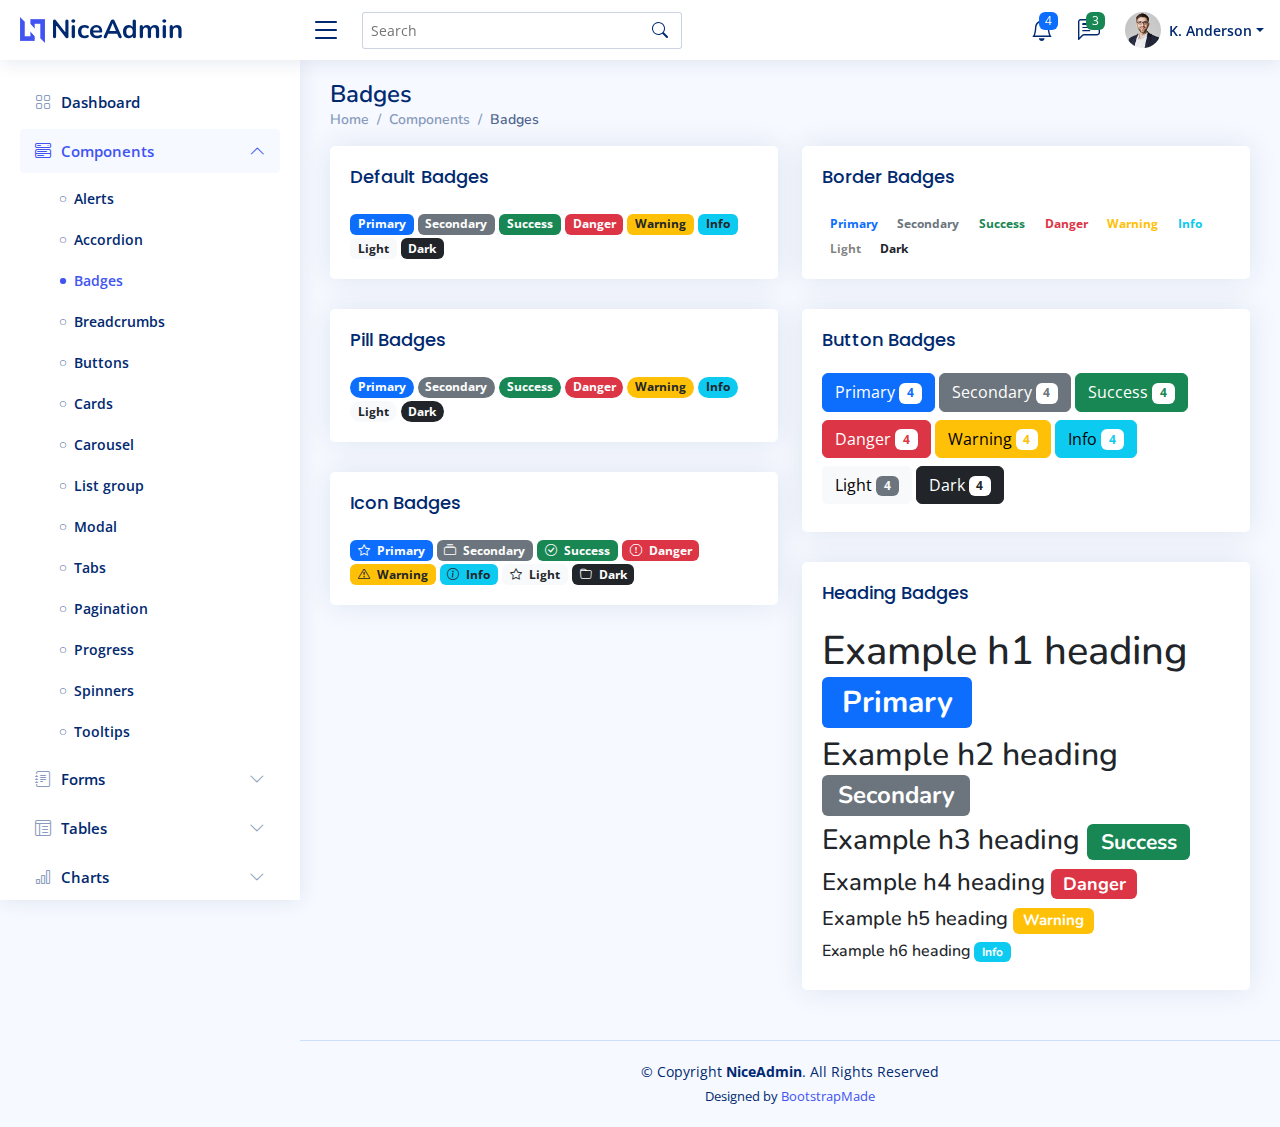
<file: Admin/AdminBeckend/components-badges.html>
<!DOCTYPE html>
<html lang="en">

<head>
  <meta charset="utf-8">
  <meta content="width=device-width, initial-scale=1.0" name="viewport">

  <title>Components / Badges - NiceAdmin Bootstrap Template</title>
  <meta content="" name="description">
  <meta content="" name="keywords">

  <!-- Favicons -->
  <link href="assets/img/favicon.png" rel="icon">
  <link href="assets/img/apple-touch-icon.png" rel="apple-touch-icon">

  <!-- Google Fonts -->
  <link href="https://fonts.gstatic.com" rel="preconnect">
  <link href="https://fonts.googleapis.com/css?family=Open+Sans:300,300i,400,400i,600,600i,700,700i|Nunito:300,300i,400,400i,600,600i,700,700i|Poppins:300,300i,400,400i,500,500i,600,600i,700,700i" rel="stylesheet">

  <!-- Vendor CSS Files -->
  <link href="assets/vendor/bootstrap/css/bootstrap.min.css" rel="stylesheet">
  <link href="assets/vendor/bootstrap-icons/bootstrap-icons.css" rel="stylesheet">
  <link href="assets/vendor/boxicons/css/boxicons.min.css" rel="stylesheet">
  <link href="assets/vendor/quill/quill.snow.css" rel="stylesheet">
  <link href="assets/vendor/quill/quill.bubble.css" rel="stylesheet">
  <link href="assets/vendor/remixicon/remixicon.css" rel="stylesheet">
  <link href="assets/vendor/simple-datatables/style.css" rel="stylesheet">

  <!-- Template Main CSS File -->
  <link href="assets/css/style.css" rel="stylesheet">

  <!-- =======================================================
  * Template Name: NiceAdmin
  * Updated: Sep 18 2023 with Bootstrap v5.3.2
  * Template URL: https://bootstrapmade.com/nice-admin-bootstrap-admin-html-template/
  * Author: BootstrapMade.com
  * License: https://bootstrapmade.com/license/
  ======================================================== -->
</head>

<body>

  <!-- ======= Header ======= -->
  <header id="header" class="header fixed-top d-flex align-items-center">

    <div class="d-flex align-items-center justify-content-between">
      <a href="index.html" class="logo d-flex align-items-center">
        <img src="assets/img/logo.png" alt="">
        <span class="d-none d-lg-block">NiceAdmin</span>
      </a>
      <i class="bi bi-list toggle-sidebar-btn"></i>
    </div><!-- End Logo -->

    <div class="search-bar">
      <form class="search-form d-flex align-items-center" method="POST" action="#">
        <input type="text" name="query" placeholder="Search" title="Enter search keyword">
        <button type="submit" title="Search"><i class="bi bi-search"></i></button>
      </form>
    </div><!-- End Search Bar -->

    <nav class="header-nav ms-auto">
      <ul class="d-flex align-items-center">

        <li class="nav-item d-block d-lg-none">
          <a class="nav-link nav-icon search-bar-toggle " href="#">
            <i class="bi bi-search"></i>
          </a>
        </li><!-- End Search Icon-->

        <li class="nav-item dropdown">

          <a class="nav-link nav-icon" href="#" data-bs-toggle="dropdown">
            <i class="bi bi-bell"></i>
            <span class="badge bg-primary badge-number">4</span>
          </a><!-- End Notification Icon -->

          <ul class="dropdown-menu dropdown-menu-end dropdown-menu-arrow notifications">
            <li class="dropdown-header">
              You have 4 new notifications
              <a href="#"><span class="badge rounded-pill bg-primary p-2 ms-2">View all</span></a>
            </li>
            <li>
              <hr class="dropdown-divider">
            </li>

            <li class="notification-item">
              <i class="bi bi-exclamation-circle text-warning"></i>
              <div>
                <h4>Lorem Ipsum</h4>
                <p>Quae dolorem earum veritatis oditseno</p>
                <p>30 min. ago</p>
              </div>
            </li>

            <li>
              <hr class="dropdown-divider">
            </li>

            <li class="notification-item">
              <i class="bi bi-x-circle text-danger"></i>
              <div>
                <h4>Atque rerum nesciunt</h4>
                <p>Quae dolorem earum veritatis oditseno</p>
                <p>1 hr. ago</p>
              </div>
            </li>

            <li>
              <hr class="dropdown-divider">
            </li>

            <li class="notification-item">
              <i class="bi bi-check-circle text-success"></i>
              <div>
                <h4>Sit rerum fuga</h4>
                <p>Quae dolorem earum veritatis oditseno</p>
                <p>2 hrs. ago</p>
              </div>
            </li>

            <li>
              <hr class="dropdown-divider">
            </li>

            <li class="notification-item">
              <i class="bi bi-info-circle text-primary"></i>
              <div>
                <h4>Dicta reprehenderit</h4>
                <p>Quae dolorem earum veritatis oditseno</p>
                <p>4 hrs. ago</p>
              </div>
            </li>

            <li>
              <hr class="dropdown-divider">
            </li>
            <li class="dropdown-footer">
              <a href="#">Show all notifications</a>
            </li>

          </ul><!-- End Notification Dropdown Items -->

        </li><!-- End Notification Nav -->

        <li class="nav-item dropdown">

          <a class="nav-link nav-icon" href="#" data-bs-toggle="dropdown">
            <i class="bi bi-chat-left-text"></i>
            <span class="badge bg-success badge-number">3</span>
          </a><!-- End Messages Icon -->

          <ul class="dropdown-menu dropdown-menu-end dropdown-menu-arrow messages">
            <li class="dropdown-header">
              You have 3 new messages
              <a href="#"><span class="badge rounded-pill bg-primary p-2 ms-2">View all</span></a>
            </li>
            <li>
              <hr class="dropdown-divider">
            </li>

            <li class="message-item">
              <a href="#">
                <img src="assets/img/messages-1.jpg" alt="" class="rounded-circle">
                <div>
                  <h4>Maria Hudson</h4>
                  <p>Velit asperiores et ducimus soluta repudiandae labore officia est ut...</p>
                  <p>4 hrs. ago</p>
                </div>
              </a>
            </li>
            <li>
              <hr class="dropdown-divider">
            </li>

            <li class="message-item">
              <a href="#">
                <img src="assets/img/messages-2.jpg" alt="" class="rounded-circle">
                <div>
                  <h4>Anna Nelson</h4>
                  <p>Velit asperiores et ducimus soluta repudiandae labore officia est ut...</p>
                  <p>6 hrs. ago</p>
                </div>
              </a>
            </li>
            <li>
              <hr class="dropdown-divider">
            </li>

            <li class="message-item">
              <a href="#">
                <img src="assets/img/messages-3.jpg" alt="" class="rounded-circle">
                <div>
                  <h4>David Muldon</h4>
                  <p>Velit asperiores et ducimus soluta repudiandae labore officia est ut...</p>
                  <p>8 hrs. ago</p>
                </div>
              </a>
            </li>
            <li>
              <hr class="dropdown-divider">
            </li>

            <li class="dropdown-footer">
              <a href="#">Show all messages</a>
            </li>

          </ul><!-- End Messages Dropdown Items -->

        </li><!-- End Messages Nav -->

        <li class="nav-item dropdown pe-3">

          <a class="nav-link nav-profile d-flex align-items-center pe-0" href="#" data-bs-toggle="dropdown">
            <img src="assets/img/profile-img.jpg" alt="Profile" class="rounded-circle">
            <span class="d-none d-md-block dropdown-toggle ps-2">K. Anderson</span>
          </a><!-- End Profile Iamge Icon -->

          <ul class="dropdown-menu dropdown-menu-end dropdown-menu-arrow profile">
            <li class="dropdown-header">
              <h6>Kevin Anderson</h6>
              <span>Web Designer</span>
            </li>
            <li>
              <hr class="dropdown-divider">
            </li>

            <li>
              <a class="dropdown-item d-flex align-items-center" href="users-profile.html">
                <i class="bi bi-person"></i>
                <span>My Profile</span>
              </a>
            </li>
            <li>
              <hr class="dropdown-divider">
            </li>

            <li>
              <a class="dropdown-item d-flex align-items-center" href="users-profile.html">
                <i class="bi bi-gear"></i>
                <span>Account Settings</span>
              </a>
            </li>
            <li>
              <hr class="dropdown-divider">
            </li>

            <li>
              <a class="dropdown-item d-flex align-items-center" href="pages-faq.html">
                <i class="bi bi-question-circle"></i>
                <span>Need Help?</span>
              </a>
            </li>
            <li>
              <hr class="dropdown-divider">
            </li>

            <li>
              <a class="dropdown-item d-flex align-items-center" href="#">
                <i class="bi bi-box-arrow-right"></i>
                <span>Sign Out</span>
              </a>
            </li>

          </ul><!-- End Profile Dropdown Items -->
        </li><!-- End Profile Nav -->

      </ul>
    </nav><!-- End Icons Navigation -->

  </header><!-- End Header -->

  <!-- ======= Sidebar ======= -->
  <aside id="sidebar" class="sidebar">

    <ul class="sidebar-nav" id="sidebar-nav">

      <li class="nav-item">
        <a class="nav-link collapsed" href="index.html">
          <i class="bi bi-grid"></i>
          <span>Dashboard</span>
        </a>
      </li><!-- End Dashboard Nav -->

      <li class="nav-item">
        <a class="nav-link " data-bs-target="#components-nav" data-bs-toggle="collapse" href="#">
          <i class="bi bi-menu-button-wide"></i><span>Components</span><i class="bi bi-chevron-down ms-auto"></i>
        </a>
        <ul id="components-nav" class="nav-content collapse show" data-bs-parent="#sidebar-nav">
          <li>
            <a href="components-alerts.html">
              <i class="bi bi-circle"></i><span>Alerts</span>
            </a>
          </li>
          <li>
            <a href="components-accordion.html">
              <i class="bi bi-circle"></i><span>Accordion</span>
            </a>
          </li>
          <li>
            <a href="components-badges.html" class="active">
              <i class="bi bi-circle"></i><span>Badges</span>
            </a>
          </li>
          <li>
            <a href="components-breadcrumbs.html">
              <i class="bi bi-circle"></i><span>Breadcrumbs</span>
            </a>
          </li>
          <li>
            <a href="components-buttons.html">
              <i class="bi bi-circle"></i><span>Buttons</span>
            </a>
          </li>
          <li>
            <a href="components-cards.html">
              <i class="bi bi-circle"></i><span>Cards</span>
            </a>
          </li>
          <li>
            <a href="components-carousel.html">
              <i class="bi bi-circle"></i><span>Carousel</span>
            </a>
          </li>
          <li>
            <a href="components-list-group.html">
              <i class="bi bi-circle"></i><span>List group</span>
            </a>
          </li>
          <li>
            <a href="components-modal.html">
              <i class="bi bi-circle"></i><span>Modal</span>
            </a>
          </li>
          <li>
            <a href="components-tabs.html">
              <i class="bi bi-circle"></i><span>Tabs</span>
            </a>
          </li>
          <li>
            <a href="components-pagination.html">
              <i class="bi bi-circle"></i><span>Pagination</span>
            </a>
          </li>
          <li>
            <a href="components-progress.html">
              <i class="bi bi-circle"></i><span>Progress</span>
            </a>
          </li>
          <li>
            <a href="components-spinners.html">
              <i class="bi bi-circle"></i><span>Spinners</span>
            </a>
          </li>
          <li>
            <a href="components-tooltips.html">
              <i class="bi bi-circle"></i><span>Tooltips</span>
            </a>
          </li>
        </ul>
      </li><!-- End Components Nav -->

      <li class="nav-item">
        <a class="nav-link collapsed" data-bs-target="#forms-nav" data-bs-toggle="collapse" href="#">
          <i class="bi bi-journal-text"></i><span>Forms</span><i class="bi bi-chevron-down ms-auto"></i>
        </a>
        <ul id="forms-nav" class="nav-content collapse " data-bs-parent="#sidebar-nav">
          <li>
            <a href="forms-elements.html">
              <i class="bi bi-circle"></i><span>Form Elements</span>
            </a>
          </li>
          <li>
            <a href="forms-layouts.html">
              <i class="bi bi-circle"></i><span>Form Layouts</span>
            </a>
          </li>
          <li>
            <a href="forms-editors.html">
              <i class="bi bi-circle"></i><span>Form Editors</span>
            </a>
          </li>
          <li>
            <a href="forms-validation.html">
              <i class="bi bi-circle"></i><span>Form Validation</span>
            </a>
          </li>
        </ul>
      </li><!-- End Forms Nav -->

      <li class="nav-item">
        <a class="nav-link collapsed" data-bs-target="#tables-nav" data-bs-toggle="collapse" href="#">
          <i class="bi bi-layout-text-window-reverse"></i><span>Tables</span><i class="bi bi-chevron-down ms-auto"></i>
        </a>
        <ul id="tables-nav" class="nav-content collapse " data-bs-parent="#sidebar-nav">
          <li>
            <a href="tables-general.html">
              <i class="bi bi-circle"></i><span>General Tables</span>
            </a>
          </li>
          <li>
            <a href="tables-data.html">
              <i class="bi bi-circle"></i><span>Data Tables</span>
            </a>
          </li>
        </ul>
      </li><!-- End Tables Nav -->

      <li class="nav-item">
        <a class="nav-link collapsed" data-bs-target="#charts-nav" data-bs-toggle="collapse" href="#">
          <i class="bi bi-bar-chart"></i><span>Charts</span><i class="bi bi-chevron-down ms-auto"></i>
        </a>
        <ul id="charts-nav" class="nav-content collapse " data-bs-parent="#sidebar-nav">
          <li>
            <a href="charts-chartjs.html">
              <i class="bi bi-circle"></i><span>Chart.js</span>
            </a>
          </li>
          <li>
            <a href="charts-apexcharts.html">
              <i class="bi bi-circle"></i><span>ApexCharts</span>
            </a>
          </li>
          <li>
            <a href="charts-echarts.html">
              <i class="bi bi-circle"></i><span>ECharts</span>
            </a>
          </li>
        </ul>
      </li><!-- End Charts Nav -->

      <li class="nav-item">
        <a class="nav-link collapsed" data-bs-target="#icons-nav" data-bs-toggle="collapse" href="#">
          <i class="bi bi-gem"></i><span>Icons</span><i class="bi bi-chevron-down ms-auto"></i>
        </a>
        <ul id="icons-nav" class="nav-content collapse " data-bs-parent="#sidebar-nav">
          <li>
            <a href="icons-bootstrap.html">
              <i class="bi bi-circle"></i><span>Bootstrap Icons</span>
            </a>
          </li>
          <li>
            <a href="icons-remix.html">
              <i class="bi bi-circle"></i><span>Remix Icons</span>
            </a>
          </li>
          <li>
            <a href="icons-boxicons.html">
              <i class="bi bi-circle"></i><span>Boxicons</span>
            </a>
          </li>
        </ul>
      </li><!-- End Icons Nav -->

      <li class="nav-heading">Pages</li>

      <li class="nav-item">
        <a class="nav-link collapsed" href="users-profile.html">
          <i class="bi bi-person"></i>
          <span>Profile</span>
        </a>
      </li><!-- End Profile Page Nav -->

      <li class="nav-item">
        <a class="nav-link collapsed" href="pages-faq.html">
          <i class="bi bi-question-circle"></i>
          <span>F.A.Q</span>
        </a>
      </li><!-- End F.A.Q Page Nav -->

      <li class="nav-item">
        <a class="nav-link collapsed" href="pages-contact.html">
          <i class="bi bi-envelope"></i>
          <span>Contact</span>
        </a>
      </li><!-- End Contact Page Nav -->

      <li class="nav-item">
        <a class="nav-link collapsed" href="pages-register.html">
          <i class="bi bi-card-list"></i>
          <span>Register</span>
        </a>
      </li><!-- End Register Page Nav -->

      <li class="nav-item">
        <a class="nav-link collapsed" href="pages-login.html">
          <i class="bi bi-box-arrow-in-right"></i>
          <span>Login</span>
        </a>
      </li><!-- End Login Page Nav -->

      <li class="nav-item">
        <a class="nav-link collapsed" href="pages-error-404.html">
          <i class="bi bi-dash-circle"></i>
          <span>Error 404</span>
        </a>
      </li><!-- End Error 404 Page Nav -->

      <li class="nav-item">
        <a class="nav-link collapsed" href="pages-blank.html">
          <i class="bi bi-file-earmark"></i>
          <span>Blank</span>
        </a>
      </li><!-- End Blank Page Nav -->

    </ul>

  </aside><!-- End Sidebar-->

  <main id="main" class="main">

    <div class="pagetitle">
      <h1>Badges</h1>
      <nav>
        <ol class="breadcrumb">
          <li class="breadcrumb-item"><a href="index.html">Home</a></li>
          <li class="breadcrumb-item">Components</li>
          <li class="breadcrumb-item active">Badges</li>
        </ol>
      </nav>
    </div><!-- End Page Title -->

    <section class="section">
      <div class="row">

        <div class="col-lg-6">

          <div class="card">
            <div class="card-body">
              <h5 class="card-title">Default Badges</h5>

              <span class="badge bg-primary">Primary</span>
              <span class="badge bg-secondary">Secondary</span>
              <span class="badge bg-success">Success</span>
              <span class="badge bg-danger">Danger</span>
              <span class="badge bg-warning text-dark">Warning</span>
              <span class="badge bg-info text-dark">Info</span>
              <span class="badge bg-light text-dark">Light</span>
              <span class="badge bg-dark">Dark</span>
            </div>
          </div><!-- End Default Badges -->

          <div class="card">
            <div class="card-body">
              <h5 class="card-title">Pill Badges</h5>
              <span class="badge rounded-pill bg-primary">Primary</span>
              <span class="badge rounded-pill bg-secondary">Secondary</span>
              <span class="badge rounded-pill bg-success">Success</span>
              <span class="badge rounded-pill bg-danger">Danger</span>
              <span class="badge rounded-pill bg-warning text-dark">Warning</span>
              <span class="badge rounded-pill bg-info text-dark">Info</span>
              <span class="badge rounded-pill bg-light text-dark">Light</span>
              <span class="badge rounded-pill bg-dark">Dark</span>
            </div>
          </div><!-- End Pill Badges -->

          <div class="card">
            <div class="card-body">
              <h5 class="card-title">Icon Badges</h5>
              <span class="badge bg-primary"><i class="bi bi-star me-1"></i> Primary</span>
              <span class="badge bg-secondary"><i class="bi bi-collection me-1"></i> Secondary</span>
              <span class="badge bg-success"><i class="bi bi-check-circle me-1"></i> Success</span>
              <span class="badge bg-danger"><i class="bi bi-exclamation-octagon me-1"></i> Danger</span>
              <span class="badge bg-warning text-dark"><i class="bi bi-exclamation-triangle me-1"></i> Warning</span>
              <span class="badge bg-info text-dark"><i class="bi bi-info-circle me-1"></i> Info</span>
              <span class="badge bg-light text-dark"><i class="bi bi-star me-1"></i> Light</span>
              <span class="badge bg-dark"><i class="bi bi-folder me-1"></i> Dark</span>
            </div>
          </div><!-- End Icon Badges -->

        </div>

        <div class="col-lg-6">

          <div class="card">
            <div class="card-body">
              <h5 class="card-title">Border Badges</h5>
              <span class="badge border-primary border-1 text-primary">Primary</span>
              <span class="badge border-secondary border-1 text-secondary">Secondary</span>
              <span class="badge border-success border-1 text-success">Success</span>
              <span class="badge border-danger border-1 text-danger">Danger</span>
              <span class="badge border-warning border-1 text-warning">Warning</span>
              <span class="badge border-info border-1 text-info">Info</span>
              <span class="badge border-light border-1 text-black-50">Light</span>
              <span class="badge border-dark border-1 text-dark">Dark</span>
            </div>
          </div><!-- End Border Badges -->

          <div class="card">
            <div class="card-body">
              <h5 class="card-title">Button Badges</h5>

              <button type="button" class="btn btn-primary mb-2">
                Primary <span class="badge bg-white text-primary">4</span>
              </button>
              <button type="button" class="btn btn-secondary mb-2">
                Secondary <span class="badge bg-white text-secondary">4</span>
              </button>
              <button type="button" class="btn btn-success mb-2">
                Success <span class="badge bg-white text-success">4</span>
              </button>
              <button type="button" class="btn btn-danger mb-2">
                Danger <span class="badge bg-white text-danger">4</span>
              </button>
              <button type="button" class="btn btn-warning mb-2">
                Warning <span class="badge bg-white text-warning">4</span>
              </button>
              <button type="button" class="btn btn-info mb-2">
                Info <span class="badge bg-white text-info">4</span>
              </button>
              <button type="button" class="btn btn-light mb-2">
                Light <span class="badge bg-secondary text-light">4</span>
              </button>
              <button type="button" class="btn btn-dark mb-2">
                Dark <span class="badge bg-white text-dark">4</span>
              </button>
            </div>
          </div><!-- End Button Badges -->

          <div class="card">
            <div class="card-body">
              <h5 class="card-title">Heading Badges</h5>

              <h1>Example h1 heading <span class="badge bg-primary">Primary</span></h1>
              <h2>Example h2 heading <span class="badge bg-secondary">Secondary</span></h2>
              <h3>Example h3 heading <span class="badge bg-success">Success</span></h3>
              <h4>Example h4 heading <span class="badge bg-danger">Danger</span></h4>
              <h5>Example h5 heading <span class="badge bg-warning">Warning</span></h5>
              <h6>Example h6 heading <span class="badge bg-info">Info</span></h6>
            </div>
          </div><!-- End Heading Badges -->

        </div>

      </div>
    </section>

  </main><!-- End #main -->

  <!-- ======= Footer ======= -->
  <footer id="footer" class="footer">
    <div class="copyright">
      &copy; Copyright <strong><span>NiceAdmin</span></strong>. All Rights Reserved
    </div>
    <div class="credits">
      <!-- All the links in the footer should remain intact. -->
      <!-- You can delete the links only if you purchased the pro version. -->
      <!-- Licensing information: https://bootstrapmade.com/license/ -->
      <!-- Purchase the pro version with working PHP/AJAX contact form: https://bootstrapmade.com/nice-admin-bootstrap-admin-html-template/ -->
      Designed by <a href="https://bootstrapmade.com/">BootstrapMade</a>
    </div>
  </footer><!-- End Footer -->

  <a href="#" class="back-to-top d-flex align-items-center justify-content-center"><i class="bi bi-arrow-up-short"></i></a>

  <!-- Vendor JS Files -->
  <script src="assets/vendor/apexcharts/apexcharts.min.js"></script>
  <script src="assets/vendor/bootstrap/js/bootstrap.bundle.min.js"></script>
  <script src="assets/vendor/chart.js/chart.umd.js"></script>
  <script src="assets/vendor/echarts/echarts.min.js"></script>
  <script src="assets/vendor/quill/quill.min.js"></script>
  <script src="assets/vendor/simple-datatables/simple-datatables.js"></script>
  <script src="assets/vendor/tinymce/tinymce.min.js"></script>
  <script src="assets/vendor/php-email-form/validate.js"></script>

  <!-- Template Main JS File -->
  <script src="assets/js/main.js"></script>

</body>

</html>
</file>
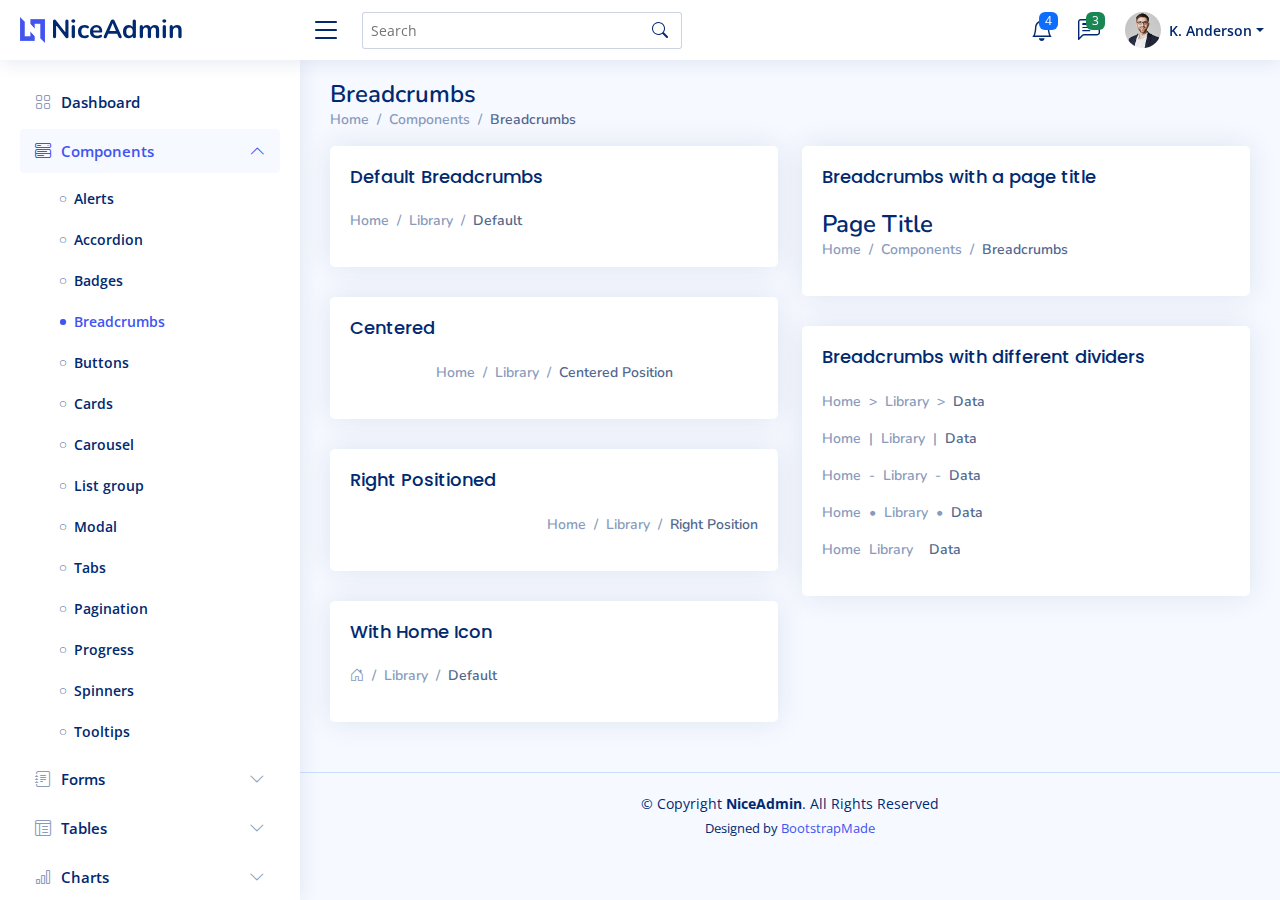
<file: Admin/AdminBeckend/components-breadcrumbs.html>
<!DOCTYPE html>
<html lang="en">

<head>
  <meta charset="utf-8">
  <meta content="width=device-width, initial-scale=1.0" name="viewport">

  <title>Components / Breadcrumbs - NiceAdmin Bootstrap Template</title>
  <meta content="" name="description">
  <meta content="" name="keywords">

  <!-- Favicons -->
  <link href="assets/img/favicon.png" rel="icon">
  <link href="assets/img/apple-touch-icon.png" rel="apple-touch-icon">

  <!-- Google Fonts -->
  <link href="https://fonts.gstatic.com" rel="preconnect">
  <link href="https://fonts.googleapis.com/css?family=Open+Sans:300,300i,400,400i,600,600i,700,700i|Nunito:300,300i,400,400i,600,600i,700,700i|Poppins:300,300i,400,400i,500,500i,600,600i,700,700i" rel="stylesheet">

  <!-- Vendor CSS Files -->
  <link href="assets/vendor/bootstrap/css/bootstrap.min.css" rel="stylesheet">
  <link href="assets/vendor/bootstrap-icons/bootstrap-icons.css" rel="stylesheet">
  <link href="assets/vendor/boxicons/css/boxicons.min.css" rel="stylesheet">
  <link href="assets/vendor/quill/quill.snow.css" rel="stylesheet">
  <link href="assets/vendor/quill/quill.bubble.css" rel="stylesheet">
  <link href="assets/vendor/remixicon/remixicon.css" rel="stylesheet">
  <link href="assets/vendor/simple-datatables/style.css" rel="stylesheet">

  <!-- Template Main CSS File -->
  <link href="assets/css/style.css" rel="stylesheet">

  <!-- =======================================================
  * Template Name: NiceAdmin
  * Updated: Sep 18 2023 with Bootstrap v5.3.2
  * Template URL: https://bootstrapmade.com/nice-admin-bootstrap-admin-html-template/
  * Author: BootstrapMade.com
  * License: https://bootstrapmade.com/license/
  ======================================================== -->
</head>

<body>

  <!-- ======= Header ======= -->
  <header id="header" class="header fixed-top d-flex align-items-center">

    <div class="d-flex align-items-center justify-content-between">
      <a href="index.html" class="logo d-flex align-items-center">
        <img src="assets/img/logo.png" alt="">
        <span class="d-none d-lg-block">NiceAdmin</span>
      </a>
      <i class="bi bi-list toggle-sidebar-btn"></i>
    </div><!-- End Logo -->

    <div class="search-bar">
      <form class="search-form d-flex align-items-center" method="POST" action="#">
        <input type="text" name="query" placeholder="Search" title="Enter search keyword">
        <button type="submit" title="Search"><i class="bi bi-search"></i></button>
      </form>
    </div><!-- End Search Bar -->

    <nav class="header-nav ms-auto">
      <ul class="d-flex align-items-center">

        <li class="nav-item d-block d-lg-none">
          <a class="nav-link nav-icon search-bar-toggle " href="#">
            <i class="bi bi-search"></i>
          </a>
        </li><!-- End Search Icon-->

        <li class="nav-item dropdown">

          <a class="nav-link nav-icon" href="#" data-bs-toggle="dropdown">
            <i class="bi bi-bell"></i>
            <span class="badge bg-primary badge-number">4</span>
          </a><!-- End Notification Icon -->

          <ul class="dropdown-menu dropdown-menu-end dropdown-menu-arrow notifications">
            <li class="dropdown-header">
              You have 4 new notifications
              <a href="#"><span class="badge rounded-pill bg-primary p-2 ms-2">View all</span></a>
            </li>
            <li>
              <hr class="dropdown-divider">
            </li>

            <li class="notification-item">
              <i class="bi bi-exclamation-circle text-warning"></i>
              <div>
                <h4>Lorem Ipsum</h4>
                <p>Quae dolorem earum veritatis oditseno</p>
                <p>30 min. ago</p>
              </div>
            </li>

            <li>
              <hr class="dropdown-divider">
            </li>

            <li class="notification-item">
              <i class="bi bi-x-circle text-danger"></i>
              <div>
                <h4>Atque rerum nesciunt</h4>
                <p>Quae dolorem earum veritatis oditseno</p>
                <p>1 hr. ago</p>
              </div>
            </li>

            <li>
              <hr class="dropdown-divider">
            </li>

            <li class="notification-item">
              <i class="bi bi-check-circle text-success"></i>
              <div>
                <h4>Sit rerum fuga</h4>
                <p>Quae dolorem earum veritatis oditseno</p>
                <p>2 hrs. ago</p>
              </div>
            </li>

            <li>
              <hr class="dropdown-divider">
            </li>

            <li class="notification-item">
              <i class="bi bi-info-circle text-primary"></i>
              <div>
                <h4>Dicta reprehenderit</h4>
                <p>Quae dolorem earum veritatis oditseno</p>
                <p>4 hrs. ago</p>
              </div>
            </li>

            <li>
              <hr class="dropdown-divider">
            </li>
            <li class="dropdown-footer">
              <a href="#">Show all notifications</a>
            </li>

          </ul><!-- End Notification Dropdown Items -->

        </li><!-- End Notification Nav -->

        <li class="nav-item dropdown">

          <a class="nav-link nav-icon" href="#" data-bs-toggle="dropdown">
            <i class="bi bi-chat-left-text"></i>
            <span class="badge bg-success badge-number">3</span>
          </a><!-- End Messages Icon -->

          <ul class="dropdown-menu dropdown-menu-end dropdown-menu-arrow messages">
            <li class="dropdown-header">
              You have 3 new messages
              <a href="#"><span class="badge rounded-pill bg-primary p-2 ms-2">View all</span></a>
            </li>
            <li>
              <hr class="dropdown-divider">
            </li>

            <li class="message-item">
              <a href="#">
                <img src="assets/img/messages-1.jpg" alt="" class="rounded-circle">
                <div>
                  <h4>Maria Hudson</h4>
                  <p>Velit asperiores et ducimus soluta repudiandae labore officia est ut...</p>
                  <p>4 hrs. ago</p>
                </div>
              </a>
            </li>
            <li>
              <hr class="dropdown-divider">
            </li>

            <li class="message-item">
              <a href="#">
                <img src="assets/img/messages-2.jpg" alt="" class="rounded-circle">
                <div>
                  <h4>Anna Nelson</h4>
                  <p>Velit asperiores et ducimus soluta repudiandae labore officia est ut...</p>
                  <p>6 hrs. ago</p>
                </div>
              </a>
            </li>
            <li>
              <hr class="dropdown-divider">
            </li>

            <li class="message-item">
              <a href="#">
                <img src="assets/img/messages-3.jpg" alt="" class="rounded-circle">
                <div>
                  <h4>David Muldon</h4>
                  <p>Velit asperiores et ducimus soluta repudiandae labore officia est ut...</p>
                  <p>8 hrs. ago</p>
                </div>
              </a>
            </li>
            <li>
              <hr class="dropdown-divider">
            </li>

            <li class="dropdown-footer">
              <a href="#">Show all messages</a>
            </li>

          </ul><!-- End Messages Dropdown Items -->

        </li><!-- End Messages Nav -->

        <li class="nav-item dropdown pe-3">

          <a class="nav-link nav-profile d-flex align-items-center pe-0" href="#" data-bs-toggle="dropdown">
            <img src="assets/img/profile-img.jpg" alt="Profile" class="rounded-circle">
            <span class="d-none d-md-block dropdown-toggle ps-2">K. Anderson</span>
          </a><!-- End Profile Iamge Icon -->

          <ul class="dropdown-menu dropdown-menu-end dropdown-menu-arrow profile">
            <li class="dropdown-header">
              <h6>Kevin Anderson</h6>
              <span>Web Designer</span>
            </li>
            <li>
              <hr class="dropdown-divider">
            </li>

            <li>
              <a class="dropdown-item d-flex align-items-center" href="users-profile.html">
                <i class="bi bi-person"></i>
                <span>My Profile</span>
              </a>
            </li>
            <li>
              <hr class="dropdown-divider">
            </li>

            <li>
              <a class="dropdown-item d-flex align-items-center" href="users-profile.html">
                <i class="bi bi-gear"></i>
                <span>Account Settings</span>
              </a>
            </li>
            <li>
              <hr class="dropdown-divider">
            </li>

            <li>
              <a class="dropdown-item d-flex align-items-center" href="pages-faq.html">
                <i class="bi bi-question-circle"></i>
                <span>Need Help?</span>
              </a>
            </li>
            <li>
              <hr class="dropdown-divider">
            </li>

            <li>
              <a class="dropdown-item d-flex align-items-center" href="#">
                <i class="bi bi-box-arrow-right"></i>
                <span>Sign Out</span>
              </a>
            </li>

          </ul><!-- End Profile Dropdown Items -->
        </li><!-- End Profile Nav -->

      </ul>
    </nav><!-- End Icons Navigation -->

  </header><!-- End Header -->

  <!-- ======= Sidebar ======= -->
  <aside id="sidebar" class="sidebar">

    <ul class="sidebar-nav" id="sidebar-nav">

      <li class="nav-item">
        <a class="nav-link collapsed" href="index.html">
          <i class="bi bi-grid"></i>
          <span>Dashboard</span>
        </a>
      </li><!-- End Dashboard Nav -->

      <li class="nav-item">
        <a class="nav-link " data-bs-target="#components-nav" data-bs-toggle="collapse" href="#">
          <i class="bi bi-menu-button-wide"></i><span>Components</span><i class="bi bi-chevron-down ms-auto"></i>
        </a>
        <ul id="components-nav" class="nav-content collapse show" data-bs-parent="#sidebar-nav">
          <li>
            <a href="components-alerts.html">
              <i class="bi bi-circle"></i><span>Alerts</span>
            </a>
          </li>
          <li>
            <a href="components-accordion.html">
              <i class="bi bi-circle"></i><span>Accordion</span>
            </a>
          </li>
          <li>
            <a href="components-badges.html">
              <i class="bi bi-circle"></i><span>Badges</span>
            </a>
          </li>
          <li>
            <a href="components-breadcrumbs.html" class="active">
              <i class="bi bi-circle"></i><span>Breadcrumbs</span>
            </a>
          </li>
          <li>
            <a href="components-buttons.html">
              <i class="bi bi-circle"></i><span>Buttons</span>
            </a>
          </li>
          <li>
            <a href="components-cards.html">
              <i class="bi bi-circle"></i><span>Cards</span>
            </a>
          </li>
          <li>
            <a href="components-carousel.html">
              <i class="bi bi-circle"></i><span>Carousel</span>
            </a>
          </li>
          <li>
            <a href="components-list-group.html">
              <i class="bi bi-circle"></i><span>List group</span>
            </a>
          </li>
          <li>
            <a href="components-modal.html">
              <i class="bi bi-circle"></i><span>Modal</span>
            </a>
          </li>
          <li>
            <a href="components-tabs.html">
              <i class="bi bi-circle"></i><span>Tabs</span>
            </a>
          </li>
          <li>
            <a href="components-pagination.html">
              <i class="bi bi-circle"></i><span>Pagination</span>
            </a>
          </li>
          <li>
            <a href="components-progress.html">
              <i class="bi bi-circle"></i><span>Progress</span>
            </a>
          </li>
          <li>
            <a href="components-spinners.html">
              <i class="bi bi-circle"></i><span>Spinners</span>
            </a>
          </li>
          <li>
            <a href="components-tooltips.html">
              <i class="bi bi-circle"></i><span>Tooltips</span>
            </a>
          </li>
        </ul>
      </li><!-- End Components Nav -->

      <li class="nav-item">
        <a class="nav-link collapsed" data-bs-target="#forms-nav" data-bs-toggle="collapse" href="#">
          <i class="bi bi-journal-text"></i><span>Forms</span><i class="bi bi-chevron-down ms-auto"></i>
        </a>
        <ul id="forms-nav" class="nav-content collapse " data-bs-parent="#sidebar-nav">
          <li>
            <a href="forms-elements.html">
              <i class="bi bi-circle"></i><span>Form Elements</span>
            </a>
          </li>
          <li>
            <a href="forms-layouts.html">
              <i class="bi bi-circle"></i><span>Form Layouts</span>
            </a>
          </li>
          <li>
            <a href="forms-editors.html">
              <i class="bi bi-circle"></i><span>Form Editors</span>
            </a>
          </li>
          <li>
            <a href="forms-validation.html">
              <i class="bi bi-circle"></i><span>Form Validation</span>
            </a>
          </li>
        </ul>
      </li><!-- End Forms Nav -->

      <li class="nav-item">
        <a class="nav-link collapsed" data-bs-target="#tables-nav" data-bs-toggle="collapse" href="#">
          <i class="bi bi-layout-text-window-reverse"></i><span>Tables</span><i class="bi bi-chevron-down ms-auto"></i>
        </a>
        <ul id="tables-nav" class="nav-content collapse " data-bs-parent="#sidebar-nav">
          <li>
            <a href="tables-general.html">
              <i class="bi bi-circle"></i><span>General Tables</span>
            </a>
          </li>
          <li>
            <a href="tables-data.html">
              <i class="bi bi-circle"></i><span>Data Tables</span>
            </a>
          </li>
        </ul>
      </li><!-- End Tables Nav -->

      <li class="nav-item">
        <a class="nav-link collapsed" data-bs-target="#charts-nav" data-bs-toggle="collapse" href="#">
          <i class="bi bi-bar-chart"></i><span>Charts</span><i class="bi bi-chevron-down ms-auto"></i>
        </a>
        <ul id="charts-nav" class="nav-content collapse " data-bs-parent="#sidebar-nav">
          <li>
            <a href="charts-chartjs.html">
              <i class="bi bi-circle"></i><span>Chart.js</span>
            </a>
          </li>
          <li>
            <a href="charts-apexcharts.html">
              <i class="bi bi-circle"></i><span>ApexCharts</span>
            </a>
          </li>
          <li>
            <a href="charts-echarts.html">
              <i class="bi bi-circle"></i><span>ECharts</span>
            </a>
          </li>
        </ul>
      </li><!-- End Charts Nav -->

      <li class="nav-item">
        <a class="nav-link collapsed" data-bs-target="#icons-nav" data-bs-toggle="collapse" href="#">
          <i class="bi bi-gem"></i><span>Icons</span><i class="bi bi-chevron-down ms-auto"></i>
        </a>
        <ul id="icons-nav" class="nav-content collapse " data-bs-parent="#sidebar-nav">
          <li>
            <a href="icons-bootstrap.html">
              <i class="bi bi-circle"></i><span>Bootstrap Icons</span>
            </a>
          </li>
          <li>
            <a href="icons-remix.html">
              <i class="bi bi-circle"></i><span>Remix Icons</span>
            </a>
          </li>
          <li>
            <a href="icons-boxicons.html">
              <i class="bi bi-circle"></i><span>Boxicons</span>
            </a>
          </li>
        </ul>
      </li><!-- End Icons Nav -->

      <li class="nav-heading">Pages</li>

      <li class="nav-item">
        <a class="nav-link collapsed" href="users-profile.html">
          <i class="bi bi-person"></i>
          <span>Profile</span>
        </a>
      </li><!-- End Profile Page Nav -->

      <li class="nav-item">
        <a class="nav-link collapsed" href="pages-faq.html">
          <i class="bi bi-question-circle"></i>
          <span>F.A.Q</span>
        </a>
      </li><!-- End F.A.Q Page Nav -->

      <li class="nav-item">
        <a class="nav-link collapsed" href="pages-contact.html">
          <i class="bi bi-envelope"></i>
          <span>Contact</span>
        </a>
      </li><!-- End Contact Page Nav -->

      <li class="nav-item">
        <a class="nav-link collapsed" href="pages-register.html">
          <i class="bi bi-card-list"></i>
          <span>Register</span>
        </a>
      </li><!-- End Register Page Nav -->

      <li class="nav-item">
        <a class="nav-link collapsed" href="pages-login.html">
          <i class="bi bi-box-arrow-in-right"></i>
          <span>Login</span>
        </a>
      </li><!-- End Login Page Nav -->

      <li class="nav-item">
        <a class="nav-link collapsed" href="pages-error-404.html">
          <i class="bi bi-dash-circle"></i>
          <span>Error 404</span>
        </a>
      </li><!-- End Error 404 Page Nav -->

      <li class="nav-item">
        <a class="nav-link collapsed" href="pages-blank.html">
          <i class="bi bi-file-earmark"></i>
          <span>Blank</span>
        </a>
      </li><!-- End Blank Page Nav -->

    </ul>

  </aside><!-- End Sidebar-->

  <main id="main" class="main">

    <div class="pagetitle">
      <h1>Breadcrumbs</h1>
      <nav>
        <ol class="breadcrumb">
          <li class="breadcrumb-item"><a href="index.html">Home</a></li>
          <li class="breadcrumb-item">Components</li>
          <li class="breadcrumb-item active">Breadcrumbs</li>
        </ol>
      </nav>
    </div><!-- End Page Title -->

    <section class="section">
      <div class="row">
        <div class="col-lg-6">

          <div class="card">
            <div class="card-body">
              <h5 class="card-title">Default Breadcrumbs</h5>

              <nav>
                <ol class="breadcrumb">
                  <li class="breadcrumb-item"><a href="index.html">Home</a></li>
                  <li class="breadcrumb-item"><a href="#">Library</a></li>
                  <li class="breadcrumb-item active">Default</li>
                </ol>
              </nav>
            </div>
          </div>

          <div class="card">
            <div class="card-body">
              <h5 class="card-title">Centered</h5>

              <nav class="d-flex justify-content-center">
                <ol class="breadcrumb">
                  <li class="breadcrumb-item"><a href="index.html">Home</a></li>
                  <li class="breadcrumb-item"><a href="#">Library</a></li>
                  <li class="breadcrumb-item active">Centered Position</li>
                </ol>
              </nav>
            </div>
          </div>

          <div class="card">
            <div class="card-body">
              <h5 class="card-title">Right Positioned</h5>

              <nav class="d-flex justify-content-end">
                <ol class="breadcrumb">
                  <li class="breadcrumb-item"><a href="index.html">Home</a></li>
                  <li class="breadcrumb-item"><a href="#">Library</a></li>
                  <li class="breadcrumb-item active">Right Position</li>
                </ol>
              </nav>
            </div>
          </div>

          <div class="card">
            <div class="card-body">
              <h5 class="card-title">With Home Icon</h5>

              <nav>
                <ol class="breadcrumb">
                  <li class="breadcrumb-item"><a href="index.html"><i class="bi bi-house-door"></i></a></li>
                  <li class="breadcrumb-item"><a href="#">Library</a></li>
                  <li class="breadcrumb-item active">Default</li>
                </ol>
              </nav>
            </div>
          </div>

        </div>

        <div class="col-lg-6">

          <div class="card">
            <div class="card-body">
              <h5 class="card-title">Breadcrumbs with a page title</h5>

              <div class="pagetitle">
                <h1>Page Title</h1>
                <nav>
                  <ol class="breadcrumb">
                    <li class="breadcrumb-item"><a href="index.html">Home</a></li>
                    <li class="breadcrumb-item">Components</li>
                    <li class="breadcrumb-item active">Breadcrumbs</li>
                  </ol>
                </nav>
              </div><!-- End Breadcrumbs with a page title -->

            </div>
          </div>

          <div class="card">
            <div class="card-body">
              <h5 class="card-title">Breadcrumbs with different dividers</h5>

              <nav style="--bs-breadcrumb-divider: '>';">
                <ol class="breadcrumb">
                  <li class="breadcrumb-item"><a href="index.html">Home</a></li>
                  <li class="breadcrumb-item"><a href="#">Library</a></li>
                  <li class="breadcrumb-item active">Data</li>
                </ol>
              </nav>

              <nav style="--bs-breadcrumb-divider: '|';">
                <ol class="breadcrumb">
                  <li class="breadcrumb-item"><a href="index.html">Home</a></li>
                  <li class="breadcrumb-item"><a href="#">Library</a></li>
                  <li class="breadcrumb-item active">Data</li>
                </ol>
              </nav>

              <nav style="--bs-breadcrumb-divider: '-';">
                <ol class="breadcrumb">
                  <li class="breadcrumb-item"><a href="index.html">Home</a></li>
                  <li class="breadcrumb-item"><a href="#">Library</a></li>
                  <li class="breadcrumb-item active">Data</li>
                </ol>
              </nav>

              <nav style="--bs-breadcrumb-divider: '•';">
                <ol class="breadcrumb">
                  <li class="breadcrumb-item"><a href="index.html">Home</a></li>
                  <li class="breadcrumb-item"><a href="#">Library</a></li>
                  <li class="breadcrumb-item active">Data</li>
                </ol>
              </nav>

              <nav style="--bs-breadcrumb-divider: '';">
                <ol class="breadcrumb">
                  <li class="breadcrumb-item"><a href="index.html">Home</a></li>
                  <li class="breadcrumb-item"><a href="#">Library</a></li>
                  <li class="breadcrumb-item active">Data</li>
                </ol>
              </nav>

            </div>
          </div>

        </div>
      </div>
    </section>

  </main><!-- End #main -->

  <!-- ======= Footer ======= -->
  <footer id="footer" class="footer">
    <div class="copyright">
      &copy; Copyright <strong><span>NiceAdmin</span></strong>. All Rights Reserved
    </div>
    <div class="credits">
      <!-- All the links in the footer should remain intact. -->
      <!-- You can delete the links only if you purchased the pro version. -->
      <!-- Licensing information: https://bootstrapmade.com/license/ -->
      <!-- Purchase the pro version with working PHP/AJAX contact form: https://bootstrapmade.com/nice-admin-bootstrap-admin-html-template/ -->
      Designed by <a href="https://bootstrapmade.com/">BootstrapMade</a>
    </div>
  </footer><!-- End Footer -->

  <a href="#" class="back-to-top d-flex align-items-center justify-content-center"><i class="bi bi-arrow-up-short"></i></a>

  <!-- Vendor JS Files -->
  <script src="assets/vendor/apexcharts/apexcharts.min.js"></script>
  <script src="assets/vendor/bootstrap/js/bootstrap.bundle.min.js"></script>
  <script src="assets/vendor/chart.js/chart.umd.js"></script>
  <script src="assets/vendor/echarts/echarts.min.js"></script>
  <script src="assets/vendor/quill/quill.min.js"></script>
  <script src="assets/vendor/simple-datatables/simple-datatables.js"></script>
  <script src="assets/vendor/tinymce/tinymce.min.js"></script>
  <script src="assets/vendor/php-email-form/validate.js"></script>

  <!-- Template Main JS File -->
  <script src="assets/js/main.js"></script>

</body>

</html>
</file>
<file: Admin/AdminBeckend/assets/vendor/quill/quill.snow.css>
/*!
 * Quill Editor v1.3.7
 * https://quilljs.com/
 * Copyright (c) 2014, Jason Chen
 * Copyright (c) 2013, salesforce.com
 */
.ql-container {
  box-sizing: border-box;
  font-family: Helvetica, Arial, sans-serif;
  font-size: 13px;
  height: 100%;
  margin: 0px;
  position: relative;
}
.ql-container.ql-disabled .ql-tooltip {
  visibility: hidden;
}
.ql-container.ql-disabled .ql-editor ul[data-checked] > li::before {
  pointer-events: none;
}
.ql-clipboard {
  left: -100000px;
  height: 1px;
  overflow-y: hidden;
  position: absolute;
  top: 50%;
}
.ql-clipboard p {
  margin: 0;
  padding: 0;
}
.ql-editor {
  box-sizing: border-box;
  line-height: 1.42;
  height: 100%;
  outline: none;
  overflow-y: auto;
  padding: 12px 15px;
  tab-size: 4;
  -moz-tab-size: 4;
  text-align: left;
  white-space: pre-wrap;
  word-wrap: break-word;
}
.ql-editor > * {
  cursor: text;
}
.ql-editor p,
.ql-editor ol,
.ql-editor ul,
.ql-editor pre,
.ql-editor blockquote,
.ql-editor h1,
.ql-editor h2,
.ql-editor h3,
.ql-editor h4,
.ql-editor h5,
.ql-editor h6 {
  margin: 0;
  padding: 0;
  counter-reset: list-1 list-2 list-3 list-4 list-5 list-6 list-7 list-8 list-9;
}
.ql-editor ol,
.ql-editor ul {
  padding-left: 1.5em;
}
.ql-editor ol > li,
.ql-editor ul > li {
  list-style-type: none;
}
.ql-editor ul > li::before {
  content: '\2022';
}
.ql-editor ul[data-checked=true],
.ql-editor ul[data-checked=false] {
  pointer-events: none;
}
.ql-editor ul[data-checked=true] > li *,
.ql-editor ul[data-checked=false] > li * {
  pointer-events: all;
}
.ql-editor ul[data-checked=true] > li::before,
.ql-editor ul[data-checked=false] > li::before {
  color: #777;
  cursor: pointer;
  pointer-events: all;
}
.ql-editor ul[data-checked=true] > li::before {
  content: '\2611';
}
.ql-editor ul[data-checked=false] > li::before {
  content: '\2610';
}
.ql-editor li::before {
  display: inline-block;
  white-space: nowrap;
  width: 1.2em;
}
.ql-editor li:not(.ql-direction-rtl)::before {
  margin-left: -1.5em;
  margin-right: 0.3em;
  text-align: right;
}
.ql-editor li.ql-direction-rtl::before {
  margin-left: 0.3em;
  margin-right: -1.5em;
}
.ql-editor ol li:not(.ql-direction-rtl),
.ql-editor ul li:not(.ql-direction-rtl) {
  padding-left: 1.5em;
}
.ql-editor ol li.ql-direction-rtl,
.ql-editor ul li.ql-direction-rtl {
  padding-right: 1.5em;
}
.ql-editor ol li {
  counter-reset: list-1 list-2 list-3 list-4 list-5 list-6 list-7 list-8 list-9;
  counter-increment: list-0;
}
.ql-editor ol li:before {
  content: counter(list-0, decimal) '. ';
}
.ql-editor ol li.ql-indent-1 {
  counter-increment: list-1;
}
.ql-editor ol li.ql-indent-1:before {
  content: counter(list-1, lower-alpha) '. ';
}
.ql-editor ol li.ql-indent-1 {
  counter-reset: list-2 list-3 list-4 list-5 list-6 list-7 list-8 list-9;
}
.ql-editor ol li.ql-indent-2 {
  counter-increment: list-2;
}
.ql-editor ol li.ql-indent-2:before {
  content: counter(list-2, lower-roman) '. ';
}
.ql-editor ol li.ql-indent-2 {
  counter-reset: list-3 list-4 list-5 list-6 list-7 list-8 list-9;
}
.ql-editor ol li.ql-indent-3 {
  counter-increment: list-3;
}
.ql-editor ol li.ql-indent-3:before {
  content: counter(list-3, decimal) '. ';
}
.ql-editor ol li.ql-indent-3 {
  counter-reset: list-4 list-5 list-6 list-7 list-8 list-9;
}
.ql-editor ol li.ql-indent-4 {
  counter-increment: list-4;
}
.ql-editor ol li.ql-indent-4:before {
  content: counter(list-4, lower-alpha) '. ';
}
.ql-editor ol li.ql-indent-4 {
  counter-reset: list-5 list-6 list-7 list-8 list-9;
}
.ql-editor ol li.ql-indent-5 {
  counter-increment: list-5;
}
.ql-editor ol li.ql-indent-5:before {
  content: counter(list-5, lower-roman) '. ';
}
.ql-editor ol li.ql-indent-5 {
  counter-reset: list-6 list-7 list-8 list-9;
}
.ql-editor ol li.ql-indent-6 {
  counter-increment: list-6;
}
.ql-editor ol li.ql-indent-6:before {
  content: counter(list-6, decimal) '. ';
}
.ql-editor ol li.ql-indent-6 {
  counter-reset: list-7 list-8 list-9;
}
.ql-editor ol li.ql-indent-7 {
  counter-increment: list-7;
}
.ql-editor ol li.ql-indent-7:before {
  content: counter(list-7, lower-alpha) '. ';
}
.ql-editor ol li.ql-indent-7 {
  counter-reset: list-8 list-9;
}
.ql-editor ol li.ql-indent-8 {
  counter-increment: list-8;
}
.ql-editor ol li.ql-indent-8:before {
  content: counter(list-8, lower-roman) '. ';
}
.ql-editor ol li.ql-indent-8 {
  counter-reset: list-9;
}
.ql-editor ol li.ql-indent-9 {
  counter-increment: list-9;
}
.ql-editor ol li.ql-indent-9:before {
  content: counter(list-9, decimal) '. ';
}
.ql-editor .ql-indent-1:not(.ql-direction-rtl) {
  padding-left: 3em;
}
.ql-editor li.ql-indent-1:not(.ql-direction-rtl) {
  padding-left: 4.5em;
}
.ql-editor .ql-indent-1.ql-direction-rtl.ql-align-right {
  padding-right: 3em;
}
.ql-editor li.ql-indent-1.ql-direction-rtl.ql-align-right {
  padding-right: 4.5em;
}
.ql-editor .ql-indent-2:not(.ql-direction-rtl) {
  padding-left: 6em;
}
.ql-editor li.ql-indent-2:not(.ql-direction-rtl) {
  padding-left: 7.5em;
}
.ql-editor .ql-indent-2.ql-direction-rtl.ql-align-right {
  padding-right: 6em;
}
.ql-editor li.ql-indent-2.ql-direction-rtl.ql-align-right {
  padding-right: 7.5em;
}
.ql-editor .ql-indent-3:not(.ql-direction-rtl) {
  padding-left: 9em;
}
.ql-editor li.ql-indent-3:not(.ql-direction-rtl) {
  padding-left: 10.5em;
}
.ql-editor .ql-indent-3.ql-direction-rtl.ql-align-right {
  padding-right: 9em;
}
.ql-editor li.ql-indent-3.ql-direction-rtl.ql-align-right {
  padding-right: 10.5em;
}
.ql-editor .ql-indent-4:not(.ql-direction-rtl) {
  padding-left: 12em;
}
.ql-editor li.ql-indent-4:not(.ql-direction-rtl) {
  padding-left: 13.5em;
}
.ql-editor .ql-indent-4.ql-direction-rtl.ql-align-right {
  padding-right: 12em;
}
.ql-editor li.ql-indent-4.ql-direction-rtl.ql-align-right {
  padding-right: 13.5em;
}
.ql-editor .ql-indent-5:not(.ql-direction-rtl) {
  padding-left: 15em;
}
.ql-editor li.ql-indent-5:not(.ql-direction-rtl) {
  padding-left: 16.5em;
}
.ql-editor .ql-indent-5.ql-direction-rtl.ql-align-right {
  padding-right: 15em;
}
.ql-editor li.ql-indent-5.ql-direction-rtl.ql-align-right {
  padding-right: 16.5em;
}
.ql-editor .ql-indent-6:not(.ql-direction-rtl) {
  padding-left: 18em;
}
.ql-editor li.ql-indent-6:not(.ql-direction-rtl) {
  padding-left: 19.5em;
}
.ql-editor .ql-indent-6.ql-direction-rtl.ql-align-right {
  padding-right: 18em;
}
.ql-editor li.ql-indent-6.ql-direction-rtl.ql-align-right {
  padding-right: 19.5em;
}
.ql-editor .ql-indent-7:not(.ql-direction-rtl) {
  padding-left: 21em;
}
.ql-editor li.ql-indent-7:not(.ql-direction-rtl) {
  padding-left: 22.5em;
}
.ql-editor .ql-indent-7.ql-direction-rtl.ql-align-right {
  padding-right: 21em;
}
.ql-editor li.ql-indent-7.ql-direction-rtl.ql-align-right {
  padding-right: 22.5em;
}
.ql-editor .ql-indent-8:not(.ql-direction-rtl) {
  padding-left: 24em;
}
.ql-editor li.ql-indent-8:not(.ql-direction-rtl) {
  padding-left: 25.5em;
}
.ql-editor .ql-indent-8.ql-direction-rtl.ql-align-right {
  padding-right: 24em;
}
.ql-editor li.ql-indent-8.ql-direction-rtl.ql-align-right {
  padding-right: 25.5em;
}
.ql-editor .ql-indent-9:not(.ql-direction-rtl) {
  padding-left: 27em;
}
.ql-editor li.ql-indent-9:not(.ql-direction-rtl) {
  padding-left: 28.5em;
}
.ql-editor .ql-indent-9.ql-direction-rtl.ql-align-right {
  padding-right: 27em;
}
.ql-editor li.ql-indent-9.ql-direction-rtl.ql-align-right {
  padding-right: 28.5em;
}
.ql-editor .ql-video {
  display: block;
  max-width: 100%;
}
.ql-editor .ql-video.ql-align-center {
  margin: 0 auto;
}
.ql-editor .ql-video.ql-align-right {
  margin: 0 0 0 auto;
}
.ql-editor .ql-bg-black {
  background-color: #000;
}
.ql-editor .ql-bg-red {
  background-color: #e60000;
}
.ql-editor .ql-bg-orange {
  background-color: #f90;
}
.ql-editor .ql-bg-yellow {
  background-color: #ff0;
}
.ql-editor .ql-bg-green {
  background-color: #008a00;
}
.ql-editor .ql-bg-blue {
  background-color: #06c;
}
.ql-editor .ql-bg-purple {
  background-color: #93f;
}
.ql-editor .ql-color-white {
  color: #fff;
}
.ql-editor .ql-color-red {
  color: #e60000;
}
.ql-editor .ql-color-orange {
  color: #f90;
}
.ql-editor .ql-color-yellow {
  color: #ff0;
}
.ql-editor .ql-color-green {
  color: #008a00;
}
.ql-editor .ql-color-blue {
  color: #06c;
}
.ql-editor .ql-color-purple {
  color: #93f;
}
.ql-editor .ql-font-serif {
  font-family: Georgia, Times New Roman, serif;
}
.ql-editor .ql-font-monospace {
  font-family: Monaco, Courier New, monospace;
}
.ql-editor .ql-size-small {
  font-size: 0.75em;
}
.ql-editor .ql-size-large {
  font-size: 1.5em;
}
.ql-editor .ql-size-huge {
  font-size: 2.5em;
}
.ql-editor .ql-direction-rtl {
  direction: rtl;
  text-align: inherit;
}
.ql-editor .ql-align-center {
  text-align: center;
}
.ql-editor .ql-align-justify {
  text-align: justify;
}
.ql-editor .ql-align-right {
  text-align: right;
}
.ql-editor.ql-blank::before {
  color: rgba(0,0,0,0.6);
  content: attr(data-placeholder);
  font-style: italic;
  left: 15px;
  pointer-events: none;
  position: absolute;
  right: 15px;
}
.ql-snow.ql-toolbar:after,
.ql-snow .ql-toolbar:after {
  clear: both;
  content: '';
  display: table;
}
.ql-snow.ql-toolbar button,
.ql-snow .ql-toolbar button {
  background: none;
  border: none;
  cursor: pointer;
  display: inline-block;
  float: left;
  height: 24px;
  padding: 3px 5px;
  width: 28px;
}
.ql-snow.ql-toolbar button svg,
.ql-snow .ql-toolbar button svg {
  float: left;
  height: 100%;
}
.ql-snow.ql-toolbar button:active:hover,
.ql-snow .ql-toolbar button:active:hover {
  outline: none;
}
.ql-snow.ql-toolbar input.ql-image[type=file],
.ql-snow .ql-toolbar input.ql-image[type=file] {
  display: none;
}
.ql-snow.ql-toolbar button:hover,
.ql-snow .ql-toolbar button:hover,
.ql-snow.ql-toolbar button:focus,
.ql-snow .ql-toolbar button:focus,
.ql-snow.ql-toolbar button.ql-active,
.ql-snow .ql-toolbar button.ql-active,
.ql-snow.ql-toolbar .ql-picker-label:hover,
.ql-snow .ql-toolbar .ql-picker-label:hover,
.ql-snow.ql-toolbar .ql-picker-label.ql-active,
.ql-snow .ql-toolbar .ql-picker-label.ql-active,
.ql-snow.ql-toolbar .ql-picker-item:hover,
.ql-snow .ql-toolbar .ql-picker-item:hover,
.ql-snow.ql-toolbar .ql-picker-item.ql-selected,
.ql-snow .ql-toolbar .ql-picker-item.ql-selected {
  color: #06c;
}
.ql-snow.ql-toolbar button:hover .ql-fill,
.ql-snow .ql-toolbar button:hover .ql-fill,
.ql-snow.ql-toolbar button:focus .ql-fill,
.ql-snow .ql-toolbar button:focus .ql-fill,
.ql-snow.ql-toolbar button.ql-active .ql-fill,
.ql-snow .ql-toolbar button.ql-active .ql-fill,
.ql-snow.ql-toolbar .ql-picker-label:hover .ql-fill,
.ql-snow .ql-toolbar .ql-picker-label:hover .ql-fill,
.ql-snow.ql-toolbar .ql-picker-label.ql-active .ql-fill,
.ql-snow .ql-toolbar .ql-picker-label.ql-active .ql-fill,
.ql-snow.ql-toolbar .ql-picker-item:hover .ql-fill,
.ql-snow .ql-toolbar .ql-picker-item:hover .ql-fill,
.ql-snow.ql-toolbar .ql-picker-item.ql-selected .ql-fill,
.ql-snow .ql-toolbar .ql-picker-item.ql-selected .ql-fill,
.ql-snow.ql-toolbar button:hover .ql-stroke.ql-fill,
.ql-snow .ql-toolbar button:hover .ql-stroke.ql-fill,
.ql-snow.ql-toolbar button:focus .ql-stroke.ql-fill,
.ql-snow .ql-toolbar button:focus .ql-stroke.ql-fill,
.ql-snow.ql-toolbar button.ql-active .ql-stroke.ql-fill,
.ql-snow .ql-toolbar button.ql-active .ql-stroke.ql-fill,
.ql-snow.ql-toolbar .ql-picker-label:hover .ql-stroke.ql-fill,
.ql-snow .ql-toolbar .ql-picker-label:hover .ql-stroke.ql-fill,
.ql-snow.ql-toolbar .ql-picker-label.ql-active .ql-stroke.ql-fill,
.ql-snow .ql-toolbar .ql-picker-label.ql-active .ql-stroke.ql-fill,
.ql-snow.ql-toolbar .ql-picker-item:hover .ql-stroke.ql-fill,
.ql-snow .ql-toolbar .ql-picker-item:hover .ql-stroke.ql-fill,
.ql-snow.ql-toolbar .ql-picker-item.ql-selected .ql-stroke.ql-fill,
.ql-snow .ql-toolbar .ql-picker-item.ql-selected .ql-stroke.ql-fill {
  fill: #06c;
}
.ql-snow.ql-toolbar button:hover .ql-stroke,
.ql-snow .ql-toolbar button:hover .ql-stroke,
.ql-snow.ql-toolbar button:focus .ql-stroke,
.ql-snow .ql-toolbar button:focus .ql-stroke,
.ql-snow.ql-toolbar button.ql-active .ql-stroke,
.ql-snow .ql-toolbar button.ql-active .ql-stroke,
.ql-snow.ql-toolbar .ql-picker-label:hover .ql-stroke,
.ql-snow .ql-toolbar .ql-picker-label:hover .ql-stroke,
.ql-snow.ql-toolbar .ql-picker-label.ql-active .ql-stroke,
.ql-snow .ql-toolbar .ql-picker-label.ql-active .ql-stroke,
.ql-snow.ql-toolbar .ql-picker-item:hover .ql-stroke,
.ql-snow .ql-toolbar .ql-picker-item:hover .ql-stroke,
.ql-snow.ql-toolbar .ql-picker-item.ql-selected .ql-stroke,
.ql-snow .ql-toolbar .ql-picker-item.ql-selected .ql-stroke,
.ql-snow.ql-toolbar button:hover .ql-stroke-miter,
.ql-snow .ql-toolbar button:hover .ql-stroke-miter,
.ql-snow.ql-toolbar button:focus .ql-stroke-miter,
.ql-snow .ql-toolbar button:focus .ql-stroke-miter,
.ql-snow.ql-toolbar button.ql-active .ql-stroke-miter,
.ql-snow .ql-toolbar button.ql-active .ql-stroke-miter,
.ql-snow.ql-toolbar .ql-picker-label:hover .ql-stroke-miter,
.ql-snow .ql-toolbar .ql-picker-label:hover .ql-stroke-miter,
.ql-snow.ql-toolbar .ql-picker-label.ql-active .ql-stroke-miter,
.ql-snow .ql-toolbar .ql-picker-label.ql-active .ql-stroke-miter,
.ql-snow.ql-toolbar .ql-picker-item:hover .ql-stroke-miter,
.ql-snow .ql-toolbar .ql-picker-item:hover .ql-stroke-miter,
.ql-snow.ql-toolbar .ql-picker-item.ql-selected .ql-stroke-miter,
.ql-snow .ql-toolbar .ql-picker-item.ql-selected .ql-stroke-miter {
  stroke: #06c;
}
@media (pointer: coarse) {
  .ql-snow.ql-toolbar button:hover:not(.ql-active),
  .ql-snow .ql-toolbar button:hover:not(.ql-active) {
    color: #444;
  }
  .ql-snow.ql-toolbar button:hover:not(.ql-active) .ql-fill,
  .ql-snow .ql-toolbar button:hover:not(.ql-active) .ql-fill,
  .ql-snow.ql-toolbar button:hover:not(.ql-active) .ql-stroke.ql-fill,
  .ql-snow .ql-toolbar button:hover:not(.ql-active) .ql-stroke.ql-fill {
    fill: #444;
  }
  .ql-snow.ql-toolbar button:hover:not(.ql-active) .ql-stroke,
  .ql-snow .ql-toolbar button:hover:not(.ql-active) .ql-stroke,
  .ql-snow.ql-toolbar button:hover:not(.ql-active) .ql-stroke-miter,
  .ql-snow .ql-toolbar button:hover:not(.ql-active) .ql-stroke-miter {
    stroke: #444;
  }
}
.ql-snow {
  box-sizing: border-box;
}
.ql-snow * {
  box-sizing: border-box;
}
.ql-snow .ql-hidden {
  display: none;
}
.ql-snow .ql-out-bottom,
.ql-snow .ql-out-top {
  visibility: hidden;
}
.ql-snow .ql-tooltip {
  position: absolute;
  transform: translateY(10px);
}
.ql-snow .ql-tooltip a {
  cursor: pointer;
  text-decoration: none;
}
.ql-snow .ql-tooltip.ql-flip {
  transform: translateY(-10px);
}
.ql-snow .ql-formats {
  display: inline-block;
  vertical-align: middle;
}
.ql-snow .ql-formats:after {
  clear: both;
  content: '';
  display: table;
}
.ql-snow .ql-stroke {
  fill: none;
  stroke: #444;
  stroke-linecap: round;
  stroke-linejoin: round;
  stroke-width: 2;
}
.ql-snow .ql-stroke-miter {
  fill: none;
  stroke: #444;
  stroke-miterlimit: 10;
  stroke-width: 2;
}
.ql-snow .ql-fill,
.ql-snow .ql-stroke.ql-fill {
  fill: #444;
}
.ql-snow .ql-empty {
  fill: none;
}
.ql-snow .ql-even {
  fill-rule: evenodd;
}
.ql-snow .ql-thin,
.ql-snow .ql-stroke.ql-thin {
  stroke-width: 1;
}
.ql-snow .ql-transparent {
  opacity: 0.4;
}
.ql-snow .ql-direction svg:last-child {
  display: none;
}
.ql-snow .ql-direction.ql-active svg:last-child {
  display: inline;
}
.ql-snow .ql-direction.ql-active svg:first-child {
  display: none;
}
.ql-snow .ql-editor h1 {
  font-size: 2em;
}
.ql-snow .ql-editor h2 {
  font-size: 1.5em;
}
.ql-snow .ql-editor h3 {
  font-size: 1.17em;
}
.ql-snow .ql-editor h4 {
  font-size: 1em;
}
.ql-snow .ql-editor h5 {
  font-size: 0.83em;
}
.ql-snow .ql-editor h6 {
  font-size: 0.67em;
}
.ql-snow .ql-editor a {
  text-decoration: underline;
}
.ql-snow .ql-editor blockquote {
  border-left: 4px solid #ccc;
  margin-bottom: 5px;
  margin-top: 5px;
  padding-left: 16px;
}
.ql-snow .ql-editor code,
.ql-snow .ql-editor pre {
  background-color: #f0f0f0;
  border-radius: 3px;
}
.ql-snow .ql-editor pre {
  white-space: pre-wrap;
  margin-bottom: 5px;
  margin-top: 5px;
  padding: 5px 10px;
}
.ql-snow .ql-editor code {
  font-size: 85%;
  padding: 2px 4px;
}
.ql-snow .ql-editor pre.ql-syntax {
  background-color: #23241f;
  color: #f8f8f2;
  overflow: visible;
}
.ql-snow .ql-editor img {
  max-width: 100%;
}
.ql-snow .ql-picker {
  color: #444;
  display: inline-block;
  float: left;
  font-size: 14px;
  font-weight: 500;
  height: 24px;
  position: relative;
  vertical-align: middle;
}
.ql-snow .ql-picker-label {
  cursor: pointer;
  display: inline-block;
  height: 100%;
  padding-left: 8px;
  padding-right: 2px;
  position: relative;
  width: 100%;
}
.ql-snow .ql-picker-label::before {
  display: inline-block;
  line-height: 22px;
}
.ql-snow .ql-picker-options {
  background-color: #fff;
  display: none;
  min-width: 100%;
  padding: 4px 8px;
  position: absolute;
  white-space: nowrap;
}
.ql-snow .ql-picker-options .ql-picker-item {
  cursor: pointer;
  display: block;
  padding-bottom: 5px;
  padding-top: 5px;
}
.ql-snow .ql-picker.ql-expanded .ql-picker-label {
  color: #ccc;
  z-index: 2;
}
.ql-snow .ql-picker.ql-expanded .ql-picker-label .ql-fill {
  fill: #ccc;
}
.ql-snow .ql-picker.ql-expanded .ql-picker-label .ql-stroke {
  stroke: #ccc;
}
.ql-snow .ql-picker.ql-expanded .ql-picker-options {
  display: block;
  margin-top: -1px;
  top: 100%;
  z-index: 1;
}
.ql-snow .ql-color-picker,
.ql-snow .ql-icon-picker {
  width: 28px;
}
.ql-snow .ql-color-picker .ql-picker-label,
.ql-snow .ql-icon-picker .ql-picker-label {
  padding: 2px 4px;
}
.ql-snow .ql-color-picker .ql-picker-label svg,
.ql-snow .ql-icon-picker .ql-picker-label svg {
  right: 4px;
}
.ql-snow .ql-icon-picker .ql-picker-options {
  padding: 4px 0px;
}
.ql-snow .ql-icon-picker .ql-picker-item {
  height: 24px;
  width: 24px;
  padding: 2px 4px;
}
.ql-snow .ql-color-picker .ql-picker-options {
  padding: 3px 5px;
  width: 152px;
}
.ql-snow .ql-color-picker .ql-picker-item {
  border: 1px solid transparent;
  float: left;
  height: 16px;
  margin: 2px;
  padding: 0px;
  width: 16px;
}
.ql-snow .ql-picker:not(.ql-color-picker):not(.ql-icon-picker) svg {
  position: absolute;
  margin-top: -9px;
  right: 0;
  top: 50%;
  width: 18px;
}
.ql-snow .ql-picker.ql-header .ql-picker-label[data-label]:not([data-label=''])::before,
.ql-snow .ql-picker.ql-font .ql-picker-label[data-label]:not([data-label=''])::before,
.ql-snow .ql-picker.ql-size .ql-picker-label[data-label]:not([data-label=''])::before,
.ql-snow .ql-picker.ql-header .ql-picker-item[data-label]:not([data-label=''])::before,
.ql-snow .ql-picker.ql-font .ql-picker-item[data-label]:not([data-label=''])::before,
.ql-snow .ql-picker.ql-size .ql-picker-item[data-label]:not([data-label=''])::before {
  content: attr(data-label);
}
.ql-snow .ql-picker.ql-header {
  width: 98px;
}
.ql-snow .ql-picker.ql-header .ql-picker-label::before,
.ql-snow .ql-picker.ql-header .ql-picker-item::before {
  content: 'Normal';
}
.ql-snow .ql-picker.ql-header .ql-picker-label[data-value="1"]::before,
.ql-snow .ql-picker.ql-header .ql-picker-item[data-value="1"]::before {
  content: 'Heading 1';
}
.ql-snow .ql-picker.ql-header .ql-picker-label[data-value="2"]::before,
.ql-snow .ql-picker.ql-header .ql-picker-item[data-value="2"]::before {
  content: 'Heading 2';
}
.ql-snow .ql-picker.ql-header .ql-picker-label[data-value="3"]::before,
.ql-snow .ql-picker.ql-header .ql-picker-item[data-value="3"]::before {
  content: 'Heading 3';
}
.ql-snow .ql-picker.ql-header .ql-picker-label[data-value="4"]::before,
.ql-snow .ql-picker.ql-header .ql-picker-item[data-value="4"]::before {
  content: 'Heading 4';
}
.ql-snow .ql-picker.ql-header .ql-picker-label[data-value="5"]::before,
.ql-snow .ql-picker.ql-header .ql-picker-item[data-value="5"]::before {
  content: 'Heading 5';
}
.ql-snow .ql-picker.ql-header .ql-picker-label[data-value="6"]::before,
.ql-snow .ql-picker.ql-header .ql-picker-item[data-value="6"]::before {
  content: 'Heading 6';
}
.ql-snow .ql-picker.ql-header .ql-picker-item[data-value="1"]::before {
  font-size: 2em;
}
.ql-snow .ql-picker.ql-header .ql-picker-item[data-value="2"]::before {
  font-size: 1.5em;
}
.ql-snow .ql-picker.ql-header .ql-picker-item[data-value="3"]::before {
  font-size: 1.17em;
}
.ql-snow .ql-picker.ql-header .ql-picker-item[data-value="4"]::before {
  font-size: 1em;
}
.ql-snow .ql-picker.ql-header .ql-picker-item[data-value="5"]::before {
  font-size: 0.83em;
}
.ql-snow .ql-picker.ql-header .ql-picker-item[data-value="6"]::before {
  font-size: 0.67em;
}
.ql-snow .ql-picker.ql-font {
  width: 108px;
}
.ql-snow .ql-picker.ql-font .ql-picker-label::before,
.ql-snow .ql-picker.ql-font .ql-picker-item::before {
  content: 'Sans Serif';
}
.ql-snow .ql-picker.ql-font .ql-picker-label[data-value=serif]::before,
.ql-snow .ql-picker.ql-font .ql-picker-item[data-value=serif]::before {
  content: 'Serif';
}
.ql-snow .ql-picker.ql-font .ql-picker-label[data-value=monospace]::before,
.ql-snow .ql-picker.ql-font .ql-picker-item[data-value=monospace]::before {
  content: 'Monospace';
}
.ql-snow .ql-picker.ql-font .ql-picker-item[data-value=serif]::before {
  font-family: Georgia, Times New Roman, serif;
}
.ql-snow .ql-picker.ql-font .ql-picker-item[data-value=monospace]::before {
  font-family: Monaco, Courier New, monospace;
}
.ql-snow .ql-picker.ql-size {
  width: 98px;
}
.ql-snow .ql-picker.ql-size .ql-picker-label::before,
.ql-snow .ql-picker.ql-size .ql-picker-item::before {
  content: 'Normal';
}
.ql-snow .ql-picker.ql-size .ql-picker-label[data-value=small]::before,
.ql-snow .ql-picker.ql-size .ql-picker-item[data-value=small]::before {
  content: 'Small';
}
.ql-snow .ql-picker.ql-size .ql-picker-label[data-value=large]::before,
.ql-snow .ql-picker.ql-size .ql-picker-item[data-value=large]::before {
  content: 'Large';
}
.ql-snow .ql-picker.ql-size .ql-picker-label[data-value=huge]::before,
.ql-snow .ql-picker.ql-size .ql-picker-item[data-value=huge]::before {
  content: 'Huge';
}
.ql-snow .ql-picker.ql-size .ql-picker-item[data-value=small]::before {
  font-size: 10px;
}
.ql-snow .ql-picker.ql-size .ql-picker-item[data-value=large]::before {
  font-size: 18px;
}
.ql-snow .ql-picker.ql-size .ql-picker-item[data-value=huge]::before {
  font-size: 32px;
}
.ql-snow .ql-color-picker.ql-background .ql-picker-item {
  background-color: #fff;
}
.ql-snow .ql-color-picker.ql-color .ql-picker-item {
  background-color: #000;
}
.ql-toolbar.ql-snow {
  border: 1px solid #ccc;
  box-sizing: border-box;
  font-family: 'Helvetica Neue', 'Helvetica', 'Arial', sans-serif;
  padding: 8px;
}
.ql-toolbar.ql-snow .ql-formats {
  margin-right: 15px;
}
.ql-toolbar.ql-snow .ql-picker-label {
  border: 1px solid transparent;
}
.ql-toolbar.ql-snow .ql-picker-options {
  border: 1px solid transparent;
  box-shadow: rgba(0,0,0,0.2) 0 2px 8px;
}
.ql-toolbar.ql-snow .ql-picker.ql-expanded .ql-picker-label {
  border-color: #ccc;
}
.ql-toolbar.ql-snow .ql-picker.ql-expanded .ql-picker-options {
  border-color: #ccc;
}
.ql-toolbar.ql-snow .ql-color-picker .ql-picker-item.ql-selected,
.ql-toolbar.ql-snow .ql-color-picker .ql-picker-item:hover {
  border-color: #000;
}
.ql-toolbar.ql-snow + .ql-container.ql-snow {
  border-top: 0px;
}
.ql-snow .ql-tooltip {
  background-color: #fff;
  border: 1px solid #ccc;
  box-shadow: 0px 0px 5px #ddd;
  color: #444;
  padding: 5px 12px;
  white-space: nowrap;
}
.ql-snow .ql-tooltip::before {
  content: "Visit URL:";
  line-height: 26px;
  margin-right: 8px;
}
.ql-snow .ql-tooltip input[type=text] {
  display: none;
  border: 1px solid #ccc;
  font-size: 13px;
  height: 26px;
  margin: 0px;
  padding: 3px 5px;
  width: 170px;
}
.ql-snow .ql-tooltip a.ql-preview {
  display: inline-block;
  max-width: 200px;
  overflow-x: hidden;
  text-overflow: ellipsis;
  vertical-align: top;
}
.ql-snow .ql-tooltip a.ql-action::after {
  border-right: 1px solid #ccc;
  content: 'Edit';
  margin-left: 16px;
  padding-right: 8px;
}
.ql-snow .ql-tooltip a.ql-remove::before {
  content: 'Remove';
  margin-left: 8px;
}
.ql-snow .ql-tooltip a {
  line-height: 26px;
}
.ql-snow .ql-tooltip.ql-editing a.ql-preview,
.ql-snow .ql-tooltip.ql-editing a.ql-remove {
  display: none;
}
.ql-snow .ql-tooltip.ql-editing input[type=text] {
  display: inline-block;
}
.ql-snow .ql-tooltip.ql-editing a.ql-action::after {
  border-right: 0px;
  content: 'Save';
  padding-right: 0px;
}
.ql-snow .ql-tooltip[data-mode=link]::before {
  content: "Enter link:";
}
.ql-snow .ql-tooltip[data-mode=formula]::before {
  content: "Enter formula:";
}
.ql-snow .ql-tooltip[data-mode=video]::before {
  content: "Enter video:";
}
.ql-snow a {
  color: #06c;
}
.ql-container.ql-snow {
  border: 1px solid #ccc;
}
</file>
<file: Admin/AdminBeckend/assets/vendor/quill/quill.bubble.css>
/*!
 * Quill Editor v1.3.7
 * https://quilljs.com/
 * Copyright (c) 2014, Jason Chen
 * Copyright (c) 2013, salesforce.com
 */
.ql-container {
  box-sizing: border-box;
  font-family: Helvetica, Arial, sans-serif;
  font-size: 13px;
  height: 100%;
  margin: 0px;
  position: relative;
}
.ql-container.ql-disabled .ql-tooltip {
  visibility: hidden;
}
.ql-container.ql-disabled .ql-editor ul[data-checked] > li::before {
  pointer-events: none;
}
.ql-clipboard {
  left: -100000px;
  height: 1px;
  overflow-y: hidden;
  position: absolute;
  top: 50%;
}
.ql-clipboard p {
  margin: 0;
  padding: 0;
}
.ql-editor {
  box-sizing: border-box;
  line-height: 1.42;
  height: 100%;
  outline: none;
  overflow-y: auto;
  padding: 12px 15px;
  tab-size: 4;
  -moz-tab-size: 4;
  text-align: left;
  white-space: pre-wrap;
  word-wrap: break-word;
}
.ql-editor > * {
  cursor: text;
}
.ql-editor p,
.ql-editor ol,
.ql-editor ul,
.ql-editor pre,
.ql-editor blockquote,
.ql-editor h1,
.ql-editor h2,
.ql-editor h3,
.ql-editor h4,
.ql-editor h5,
.ql-editor h6 {
  margin: 0;
  padding: 0;
  counter-reset: list-1 list-2 list-3 list-4 list-5 list-6 list-7 list-8 list-9;
}
.ql-editor ol,
.ql-editor ul {
  padding-left: 1.5em;
}
.ql-editor ol > li,
.ql-editor ul > li {
  list-style-type: none;
}
.ql-editor ul > li::before {
  content: '\2022';
}
.ql-editor ul[data-checked=true],
.ql-editor ul[data-checked=false] {
  pointer-events: none;
}
.ql-editor ul[data-checked=true] > li *,
.ql-editor ul[data-checked=false] > li * {
  pointer-events: all;
}
.ql-editor ul[data-checked=true] > li::before,
.ql-editor ul[data-checked=false] > li::before {
  color: #777;
  cursor: pointer;
  pointer-events: all;
}
.ql-editor ul[data-checked=true] > li::before {
  content: '\2611';
}
.ql-editor ul[data-checked=false] > li::before {
  content: '\2610';
}
.ql-editor li::before {
  display: inline-block;
  white-space: nowrap;
  width: 1.2em;
}
.ql-editor li:not(.ql-direction-rtl)::before {
  margin-left: -1.5em;
  margin-right: 0.3em;
  text-align: right;
}
.ql-editor li.ql-direction-rtl::before {
  margin-left: 0.3em;
  margin-right: -1.5em;
}
.ql-editor ol li:not(.ql-direction-rtl),
.ql-editor ul li:not(.ql-direction-rtl) {
  padding-left: 1.5em;
}
.ql-editor ol li.ql-direction-rtl,
.ql-editor ul li.ql-direction-rtl {
  padding-right: 1.5em;
}
.ql-editor ol li {
  counter-reset: list-1 list-2 list-3 list-4 list-5 list-6 list-7 list-8 list-9;
  counter-increment: list-0;
}
.ql-editor ol li:before {
  content: counter(list-0, decimal) '. ';
}
.ql-editor ol li.ql-indent-1 {
  counter-increment: list-1;
}
.ql-editor ol li.ql-indent-1:before {
  content: counter(list-1, lower-alpha) '. ';
}
.ql-editor ol li.ql-indent-1 {
  counter-reset: list-2 list-3 list-4 list-5 list-6 list-7 list-8 list-9;
}
.ql-editor ol li.ql-indent-2 {
  counter-increment: list-2;
}
.ql-editor ol li.ql-indent-2:before {
  content: counter(list-2, lower-roman) '. ';
}
.ql-editor ol li.ql-indent-2 {
  counter-reset: list-3 list-4 list-5 list-6 list-7 list-8 list-9;
}
.ql-editor ol li.ql-indent-3 {
  counter-increment: list-3;
}
.ql-editor ol li.ql-indent-3:before {
  content: counter(list-3, decimal) '. ';
}
.ql-editor ol li.ql-indent-3 {
  counter-reset: list-4 list-5 list-6 list-7 list-8 list-9;
}
.ql-editor ol li.ql-indent-4 {
  counter-increment: list-4;
}
.ql-editor ol li.ql-indent-4:before {
  content: counter(list-4, lower-alpha) '. ';
}
.ql-editor ol li.ql-indent-4 {
  counter-reset: list-5 list-6 list-7 list-8 list-9;
}
.ql-editor ol li.ql-indent-5 {
  counter-increment: list-5;
}
.ql-editor ol li.ql-indent-5:before {
  content: counter(list-5, lower-roman) '. ';
}
.ql-editor ol li.ql-indent-5 {
  counter-reset: list-6 list-7 list-8 list-9;
}
.ql-editor ol li.ql-indent-6 {
  counter-increment: list-6;
}
.ql-editor ol li.ql-indent-6:before {
  content: counter(list-6, decimal) '. ';
}
.ql-editor ol li.ql-indent-6 {
  counter-reset: list-7 list-8 list-9;
}
.ql-editor ol li.ql-indent-7 {
  counter-increment: list-7;
}
.ql-editor ol li.ql-indent-7:before {
  content: counter(list-7, lower-alpha) '. ';
}
.ql-editor ol li.ql-indent-7 {
  counter-reset: list-8 list-9;
}
.ql-editor ol li.ql-indent-8 {
  counter-increment: list-8;
}
.ql-editor ol li.ql-indent-8:before {
  content: counter(list-8, lower-roman) '. ';
}
.ql-editor ol li.ql-indent-8 {
  counter-reset: list-9;
}
.ql-editor ol li.ql-indent-9 {
  counter-increment: list-9;
}
.ql-editor ol li.ql-indent-9:before {
  content: counter(list-9, decimal) '. ';
}
.ql-editor .ql-indent-1:not(.ql-direction-rtl) {
  padding-left: 3em;
}
.ql-editor li.ql-indent-1:not(.ql-direction-rtl) {
  padding-left: 4.5em;
}
.ql-editor .ql-indent-1.ql-direction-rtl.ql-align-right {
  padding-right: 3em;
}
.ql-editor li.ql-indent-1.ql-direction-rtl.ql-align-right {
  padding-right: 4.5em;
}
.ql-editor .ql-indent-2:not(.ql-direction-rtl) {
  padding-left: 6em;
}
.ql-editor li.ql-indent-2:not(.ql-direction-rtl) {
  padding-left: 7.5em;
}
.ql-editor .ql-indent-2.ql-direction-rtl.ql-align-right {
  padding-right: 6em;
}
.ql-editor li.ql-indent-2.ql-direction-rtl.ql-align-right {
  padding-right: 7.5em;
}
.ql-editor .ql-indent-3:not(.ql-direction-rtl) {
  padding-left: 9em;
}
.ql-editor li.ql-indent-3:not(.ql-direction-rtl) {
  padding-left: 10.5em;
}
.ql-editor .ql-indent-3.ql-direction-rtl.ql-align-right {
  padding-right: 9em;
}
.ql-editor li.ql-indent-3.ql-direction-rtl.ql-align-right {
  padding-right: 10.5em;
}
.ql-editor .ql-indent-4:not(.ql-direction-rtl) {
  padding-left: 12em;
}
.ql-editor li.ql-indent-4:not(.ql-direction-rtl) {
  padding-left: 13.5em;
}
.ql-editor .ql-indent-4.ql-direction-rtl.ql-align-right {
  padding-right: 12em;
}
.ql-editor li.ql-indent-4.ql-direction-rtl.ql-align-right {
  padding-right: 13.5em;
}
.ql-editor .ql-indent-5:not(.ql-direction-rtl) {
  padding-left: 15em;
}
.ql-editor li.ql-indent-5:not(.ql-direction-rtl) {
  padding-left: 16.5em;
}
.ql-editor .ql-indent-5.ql-direction-rtl.ql-align-right {
  padding-right: 15em;
}
.ql-editor li.ql-indent-5.ql-direction-rtl.ql-align-right {
  padding-right: 16.5em;
}
.ql-editor .ql-indent-6:not(.ql-direction-rtl) {
  padding-left: 18em;
}
.ql-editor li.ql-indent-6:not(.ql-direction-rtl) {
  padding-left: 19.5em;
}
.ql-editor .ql-indent-6.ql-direction-rtl.ql-align-right {
  padding-right: 18em;
}
.ql-editor li.ql-indent-6.ql-direction-rtl.ql-align-right {
  padding-right: 19.5em;
}
.ql-editor .ql-indent-7:not(.ql-direction-rtl) {
  padding-left: 21em;
}
.ql-editor li.ql-indent-7:not(.ql-direction-rtl) {
  padding-left: 22.5em;
}
.ql-editor .ql-indent-7.ql-direction-rtl.ql-align-right {
  padding-right: 21em;
}
.ql-editor li.ql-indent-7.ql-direction-rtl.ql-align-right {
  padding-right: 22.5em;
}
.ql-editor .ql-indent-8:not(.ql-direction-rtl) {
  padding-left: 24em;
}
.ql-editor li.ql-indent-8:not(.ql-direction-rtl) {
  padding-left: 25.5em;
}
.ql-editor .ql-indent-8.ql-direction-rtl.ql-align-right {
  padding-right: 24em;
}
.ql-editor li.ql-indent-8.ql-direction-rtl.ql-align-right {
  padding-right: 25.5em;
}
.ql-editor .ql-indent-9:not(.ql-direction-rtl) {
  padding-left: 27em;
}
.ql-editor li.ql-indent-9:not(.ql-direction-rtl) {
  padding-left: 28.5em;
}
.ql-editor .ql-indent-9.ql-direction-rtl.ql-align-right {
  padding-right: 27em;
}
.ql-editor li.ql-indent-9.ql-direction-rtl.ql-align-right {
  padding-right: 28.5em;
}
.ql-editor .ql-video {
  display: block;
  max-width: 100%;
}
.ql-editor .ql-video.ql-align-center {
  margin: 0 auto;
}
.ql-editor .ql-video.ql-align-right {
  margin: 0 0 0 auto;
}
.ql-editor .ql-bg-black {
  background-color: #000;
}
.ql-editor .ql-bg-red {
  background-color: #e60000;
}
.ql-editor .ql-bg-orange {
  background-color: #f90;
}
.ql-editor .ql-bg-yellow {
  background-color: #ff0;
}
.ql-editor .ql-bg-green {
  background-color: #008a00;
}
.ql-editor .ql-bg-blue {
  background-color: #06c;
}
.ql-editor .ql-bg-purple {
  background-color: #93f;
}
.ql-editor .ql-color-white {
  color: #fff;
}
.ql-editor .ql-color-red {
  color: #e60000;
}
.ql-editor .ql-color-orange {
  color: #f90;
}
.ql-editor .ql-color-yellow {
  color: #ff0;
}
.ql-editor .ql-color-green {
  color: #008a00;
}
.ql-editor .ql-color-blue {
  color: #06c;
}
.ql-editor .ql-color-purple {
  color: #93f;
}
.ql-editor .ql-font-serif {
  font-family: Georgia, Times New Roman, serif;
}
.ql-editor .ql-font-monospace {
  font-family: Monaco, Courier New, monospace;
}
.ql-editor .ql-size-small {
  font-size: 0.75em;
}
.ql-editor .ql-size-large {
  font-size: 1.5em;
}
.ql-editor .ql-size-huge {
  font-size: 2.5em;
}
.ql-editor .ql-direction-rtl {
  direction: rtl;
  text-align: inherit;
}
.ql-editor .ql-align-center {
  text-align: center;
}
.ql-editor .ql-align-justify {
  text-align: justify;
}
.ql-editor .ql-align-right {
  text-align: right;
}
.ql-editor.ql-blank::before {
  color: rgba(0,0,0,0.6);
  content: attr(data-placeholder);
  font-style: italic;
  left: 15px;
  pointer-events: none;
  position: absolute;
  right: 15px;
}
.ql-bubble.ql-toolbar:after,
.ql-bubble .ql-toolbar:after {
  clear: both;
  content: '';
  display: table;
}
.ql-bubble.ql-toolbar button,
.ql-bubble .ql-toolbar button {
  background: none;
  border: none;
  cursor: pointer;
  display: inline-block;
  float: left;
  height: 24px;
  padding: 3px 5px;
  width: 28px;
}
.ql-bubble.ql-toolbar button svg,
.ql-bubble .ql-toolbar button svg {
  float: left;
  height: 100%;
}
.ql-bubble.ql-toolbar button:active:hover,
.ql-bubble .ql-toolbar button:active:hover {
  outline: none;
}
.ql-bubble.ql-toolbar input.ql-image[type=file],
.ql-bubble .ql-toolbar input.ql-image[type=file] {
  display: none;
}
.ql-bubble.ql-toolbar button:hover,
.ql-bubble .ql-toolbar button:hover,
.ql-bubble.ql-toolbar button:focus,
.ql-bubble .ql-toolbar button:focus,
.ql-bubble.ql-toolbar button.ql-active,
.ql-bubble .ql-toolbar button.ql-active,
.ql-bubble.ql-toolbar .ql-picker-label:hover,
.ql-bubble .ql-toolbar .ql-picker-label:hover,
.ql-bubble.ql-toolbar .ql-picker-label.ql-active,
.ql-bubble .ql-toolbar .ql-picker-label.ql-active,
.ql-bubble.ql-toolbar .ql-picker-item:hover,
.ql-bubble .ql-toolbar .ql-picker-item:hover,
.ql-bubble.ql-toolbar .ql-picker-item.ql-selected,
.ql-bubble .ql-toolbar .ql-picker-item.ql-selected {
  color: #fff;
}
.ql-bubble.ql-toolbar button:hover .ql-fill,
.ql-bubble .ql-toolbar button:hover .ql-fill,
.ql-bubble.ql-toolbar button:focus .ql-fill,
.ql-bubble .ql-toolbar button:focus .ql-fill,
.ql-bubble.ql-toolbar button.ql-active .ql-fill,
.ql-bubble .ql-toolbar button.ql-active .ql-fill,
.ql-bubble.ql-toolbar .ql-picker-label:hover .ql-fill,
.ql-bubble .ql-toolbar .ql-picker-label:hover .ql-fill,
.ql-bubble.ql-toolbar .ql-picker-label.ql-active .ql-fill,
.ql-bubble .ql-toolbar .ql-picker-label.ql-active .ql-fill,
.ql-bubble.ql-toolbar .ql-picker-item:hover .ql-fill,
.ql-bubble .ql-toolbar .ql-picker-item:hover .ql-fill,
.ql-bubble.ql-toolbar .ql-picker-item.ql-selected .ql-fill,
.ql-bubble .ql-toolbar .ql-picker-item.ql-selected .ql-fill,
.ql-bubble.ql-toolbar button:hover .ql-stroke.ql-fill,
.ql-bubble .ql-toolbar button:hover .ql-stroke.ql-fill,
.ql-bubble.ql-toolbar button:focus .ql-stroke.ql-fill,
.ql-bubble .ql-toolbar button:focus .ql-stroke.ql-fill,
.ql-bubble.ql-toolbar button.ql-active .ql-stroke.ql-fill,
.ql-bubble .ql-toolbar button.ql-active .ql-stroke.ql-fill,
.ql-bubble.ql-toolbar .ql-picker-label:hover .ql-stroke.ql-fill,
.ql-bubble .ql-toolbar .ql-picker-label:hover .ql-stroke.ql-fill,
.ql-bubble.ql-toolbar .ql-picker-label.ql-active .ql-stroke.ql-fill,
.ql-bubble .ql-toolbar .ql-picker-label.ql-active .ql-stroke.ql-fill,
.ql-bubble.ql-toolbar .ql-picker-item:hover .ql-stroke.ql-fill,
.ql-bubble .ql-toolbar .ql-picker-item:hover .ql-stroke.ql-fill,
.ql-bubble.ql-toolbar .ql-picker-item.ql-selected .ql-stroke.ql-fill,
.ql-bubble .ql-toolbar .ql-picker-item.ql-selected .ql-stroke.ql-fill {
  fill: #fff;
}
.ql-bubble.ql-toolbar button:hover .ql-stroke,
.ql-bubble .ql-toolbar button:hover .ql-stroke,
.ql-bubble.ql-toolbar button:focus .ql-stroke,
.ql-bubble .ql-toolbar button:focus .ql-stroke,
.ql-bubble.ql-toolbar button.ql-active .ql-stroke,
.ql-bubble .ql-toolbar button.ql-active .ql-stroke,
.ql-bubble.ql-toolbar .ql-picker-label:hover .ql-stroke,
.ql-bubble .ql-toolbar .ql-picker-label:hover .ql-stroke,
.ql-bubble.ql-toolbar .ql-picker-label.ql-active .ql-stroke,
.ql-bubble .ql-toolbar .ql-picker-label.ql-active .ql-stroke,
.ql-bubble.ql-toolbar .ql-picker-item:hover .ql-stroke,
.ql-bubble .ql-toolbar .ql-picker-item:hover .ql-stroke,
.ql-bubble.ql-toolbar .ql-picker-item.ql-selected .ql-stroke,
.ql-bubble .ql-toolbar .ql-picker-item.ql-selected .ql-stroke,
.ql-bubble.ql-toolbar button:hover .ql-stroke-miter,
.ql-bubble .ql-toolbar button:hover .ql-stroke-miter,
.ql-bubble.ql-toolbar button:focus .ql-stroke-miter,
.ql-bubble .ql-toolbar button:focus .ql-stroke-miter,
.ql-bubble.ql-toolbar button.ql-active .ql-stroke-miter,
.ql-bubble .ql-toolbar button.ql-active .ql-stroke-miter,
.ql-bubble.ql-toolbar .ql-picker-label:hover .ql-stroke-miter,
.ql-bubble .ql-toolbar .ql-picker-label:hover .ql-stroke-miter,
.ql-bubble.ql-toolbar .ql-picker-label.ql-active .ql-stroke-miter,
.ql-bubble .ql-toolbar .ql-picker-label.ql-active .ql-stroke-miter,
.ql-bubble.ql-toolbar .ql-picker-item:hover .ql-stroke-miter,
.ql-bubble .ql-toolbar .ql-picker-item:hover .ql-stroke-miter,
.ql-bubble.ql-toolbar .ql-picker-item.ql-selected .ql-stroke-miter,
.ql-bubble .ql-toolbar .ql-picker-item.ql-selected .ql-stroke-miter {
  stroke: #fff;
}
@media (pointer: coarse) {
  .ql-bubble.ql-toolbar button:hover:not(.ql-active),
  .ql-bubble .ql-toolbar button:hover:not(.ql-active) {
    color: #ccc;
  }
  .ql-bubble.ql-toolbar button:hover:not(.ql-active) .ql-fill,
  .ql-bubble .ql-toolbar button:hover:not(.ql-active) .ql-fill,
  .ql-bubble.ql-toolbar button:hover:not(.ql-active) .ql-stroke.ql-fill,
  .ql-bubble .ql-toolbar button:hover:not(.ql-active) .ql-stroke.ql-fill {
    fill: #ccc;
  }
  .ql-bubble.ql-toolbar button:hover:not(.ql-active) .ql-stroke,
  .ql-bubble .ql-toolbar button:hover:not(.ql-active) .ql-stroke,
  .ql-bubble.ql-toolbar button:hover:not(.ql-active) .ql-stroke-miter,
  .ql-bubble .ql-toolbar button:hover:not(.ql-active) .ql-stroke-miter {
    stroke: #ccc;
  }
}
.ql-bubble {
  box-sizing: border-box;
}
.ql-bubble * {
  box-sizing: border-box;
}
.ql-bubble .ql-hidden {
  display: none;
}
.ql-bubble .ql-out-bottom,
.ql-bubble .ql-out-top {
  visibility: hidden;
}
.ql-bubble .ql-tooltip {
  position: absolute;
  transform: translateY(10px);
}
.ql-bubble .ql-tooltip a {
  cursor: pointer;
  text-decoration: none;
}
.ql-bubble .ql-tooltip.ql-flip {
  transform: translateY(-10px);
}
.ql-bubble .ql-formats {
  display: inline-block;
  vertical-align: middle;
}
.ql-bubble .ql-formats:after {
  clear: both;
  content: '';
  display: table;
}
.ql-bubble .ql-stroke {
  fill: none;
  stroke: #ccc;
  stroke-linecap: round;
  stroke-linejoin: round;
  stroke-width: 2;
}
.ql-bubble .ql-stroke-miter {
  fill: none;
  stroke: #ccc;
  stroke-miterlimit: 10;
  stroke-width: 2;
}
.ql-bubble .ql-fill,
.ql-bubble .ql-stroke.ql-fill {
  fill: #ccc;
}
.ql-bubble .ql-empty {
  fill: none;
}
.ql-bubble .ql-even {
  fill-rule: evenodd;
}
.ql-bubble .ql-thin,
.ql-bubble .ql-stroke.ql-thin {
  stroke-width: 1;
}
.ql-bubble .ql-transparent {
  opacity: 0.4;
}
.ql-bubble .ql-direction svg:last-child {
  display: none;
}
.ql-bubble .ql-direction.ql-active svg:last-child {
  display: inline;
}
.ql-bubble .ql-direction.ql-active svg:first-child {
  display: none;
}
.ql-bubble .ql-editor h1 {
  font-size: 2em;
}
.ql-bubble .ql-editor h2 {
  font-size: 1.5em;
}
.ql-bubble .ql-editor h3 {
  font-size: 1.17em;
}
.ql-bubble .ql-editor h4 {
  font-size: 1em;
}
.ql-bubble .ql-editor h5 {
  font-size: 0.83em;
}
.ql-bubble .ql-editor h6 {
  font-size: 0.67em;
}
.ql-bubble .ql-editor a {
  text-decoration: underline;
}
.ql-bubble .ql-editor blockquote {
  border-left: 4px solid #ccc;
  margin-bottom: 5px;
  margin-top: 5px;
  padding-left: 16px;
}
.ql-bubble .ql-editor code,
.ql-bubble .ql-editor pre {
  background-color: #f0f0f0;
  border-radius: 3px;
}
.ql-bubble .ql-editor pre {
  white-space: pre-wrap;
  margin-bottom: 5px;
  margin-top: 5px;
  padding: 5px 10px;
}
.ql-bubble .ql-editor code {
  font-size: 85%;
  padding: 2px 4px;
}
.ql-bubble .ql-editor pre.ql-syntax {
  background-color: #23241f;
  color: #f8f8f2;
  overflow: visible;
}
.ql-bubble .ql-editor img {
  max-width: 100%;
}
.ql-bubble .ql-picker {
  color: #ccc;
  display: inline-block;
  float: left;
  font-size: 14px;
  font-weight: 500;
  height: 24px;
  position: relative;
  vertical-align: middle;
}
.ql-bubble .ql-picker-label {
  cursor: pointer;
  display: inline-block;
  height: 100%;
  padding-left: 8px;
  padding-right: 2px;
  position: relative;
  width: 100%;
}
.ql-bubble .ql-picker-label::before {
  display: inline-block;
  line-height: 22px;
}
.ql-bubble .ql-picker-options {
  background-color: #444;
  display: none;
  min-width: 100%;
  padding: 4px 8px;
  position: absolute;
  white-space: nowrap;
}
.ql-bubble .ql-picker-options .ql-picker-item {
  cursor: pointer;
  display: block;
  padding-bottom: 5px;
  padding-top: 5px;
}
.ql-bubble .ql-picker.ql-expanded .ql-picker-label {
  color: #777;
  z-index: 2;
}
.ql-bubble .ql-picker.ql-expanded .ql-picker-label .ql-fill {
  fill: #777;
}
.ql-bubble .ql-picker.ql-expanded .ql-picker-label .ql-stroke {
  stroke: #777;
}
.ql-bubble .ql-picker.ql-expanded .ql-picker-options {
  display: block;
  margin-top: -1px;
  top: 100%;
  z-index: 1;
}
.ql-bubble .ql-color-picker,
.ql-bubble .ql-icon-picker {
  width: 28px;
}
.ql-bubble .ql-color-picker .ql-picker-label,
.ql-bubble .ql-icon-picker .ql-picker-label {
  padding: 2px 4px;
}
.ql-bubble .ql-color-picker .ql-picker-label svg,
.ql-bubble .ql-icon-picker .ql-picker-label svg {
  right: 4px;
}
.ql-bubble .ql-icon-picker .ql-picker-options {
  padding: 4px 0px;
}
.ql-bubble .ql-icon-picker .ql-picker-item {
  height: 24px;
  width: 24px;
  padding: 2px 4px;
}
.ql-bubble .ql-color-picker .ql-picker-options {
  padding: 3px 5px;
  width: 152px;
}
.ql-bubble .ql-color-picker .ql-picker-item {
  border: 1px solid transparent;
  float: left;
  height: 16px;
  margin: 2px;
  padding: 0px;
  width: 16px;
}
.ql-bubble .ql-picker:not(.ql-color-picker):not(.ql-icon-picker) svg {
  position: absolute;
  margin-top: -9px;
  right: 0;
  top: 50%;
  width: 18px;
}
.ql-bubble .ql-picker.ql-header .ql-picker-label[data-label]:not([data-label=''])::before,
.ql-bubble .ql-picker.ql-font .ql-picker-label[data-label]:not([data-label=''])::before,
.ql-bubble .ql-picker.ql-size .ql-picker-label[data-label]:not([data-label=''])::before,
.ql-bubble .ql-picker.ql-header .ql-picker-item[data-label]:not([data-label=''])::before,
.ql-bubble .ql-picker.ql-font .ql-picker-item[data-label]:not([data-label=''])::before,
.ql-bubble .ql-picker.ql-size .ql-picker-item[data-label]:not([data-label=''])::before {
  content: attr(data-label);
}
.ql-bubble .ql-picker.ql-header {
  width: 98px;
}
.ql-bubble .ql-picker.ql-header .ql-picker-label::before,
.ql-bubble .ql-picker.ql-header .ql-picker-item::before {
  content: 'Normal';
}
.ql-bubble .ql-picker.ql-header .ql-picker-label[data-value="1"]::before,
.ql-bubble .ql-picker.ql-header .ql-picker-item[data-value="1"]::before {
  content: 'Heading 1';
}
.ql-bubble .ql-picker.ql-header .ql-picker-label[data-value="2"]::before,
.ql-bubble .ql-picker.ql-header .ql-picker-item[data-value="2"]::before {
  content: 'Heading 2';
}
.ql-bubble .ql-picker.ql-header .ql-picker-label[data-value="3"]::before,
.ql-bubble .ql-picker.ql-header .ql-picker-item[data-value="3"]::before {
  content: 'Heading 3';
}
.ql-bubble .ql-picker.ql-header .ql-picker-label[data-value="4"]::before,
.ql-bubble .ql-picker.ql-header .ql-picker-item[data-value="4"]::before {
  content: 'Heading 4';
}
.ql-bubble .ql-picker.ql-header .ql-picker-label[data-value="5"]::before,
.ql-bubble .ql-picker.ql-header .ql-picker-item[data-value="5"]::before {
  content: 'Heading 5';
}
.ql-bubble .ql-picker.ql-header .ql-picker-label[data-value="6"]::before,
.ql-bubble .ql-picker.ql-header .ql-picker-item[data-value="6"]::before {
  content: 'Heading 6';
}
.ql-bubble .ql-picker.ql-header .ql-picker-item[data-value="1"]::before {
  font-size: 2em;
}
.ql-bubble .ql-picker.ql-header .ql-picker-item[data-value="2"]::before {
  font-size: 1.5em;
}
.ql-bubble .ql-picker.ql-header .ql-picker-item[data-value="3"]::before {
  font-size: 1.17em;
}
.ql-bubble .ql-picker.ql-header .ql-picker-item[data-value="4"]::before {
  font-size: 1em;
}
.ql-bubble .ql-picker.ql-header .ql-picker-item[data-value="5"]::before {
  font-size: 0.83em;
}
.ql-bubble .ql-picker.ql-header .ql-picker-item[data-value="6"]::before {
  font-size: 0.67em;
}
.ql-bubble .ql-picker.ql-font {
  width: 108px;
}
.ql-bubble .ql-picker.ql-font .ql-picker-label::before,
.ql-bubble .ql-picker.ql-font .ql-picker-item::before {
  content: 'Sans Serif';
}
.ql-bubble .ql-picker.ql-font .ql-picker-label[data-value=serif]::before,
.ql-bubble .ql-picker.ql-font .ql-picker-item[data-value=serif]::before {
  content: 'Serif';
}
.ql-bubble .ql-picker.ql-font .ql-picker-label[data-value=monospace]::before,
.ql-bubble .ql-picker.ql-font .ql-picker-item[data-value=monospace]::before {
  content: 'Monospace';
}
.ql-bubble .ql-picker.ql-font .ql-picker-item[data-value=serif]::before {
  font-family: Georgia, Times New Roman, serif;
}
.ql-bubble .ql-picker.ql-font .ql-picker-item[data-value=monospace]::before {
  font-family: Monaco, Courier New, monospace;
}
.ql-bubble .ql-picker.ql-size {
  width: 98px;
}
.ql-bubble .ql-picker.ql-size .ql-picker-label::before,
.ql-bubble .ql-picker.ql-size .ql-picker-item::before {
  content: 'Normal';
}
.ql-bubble .ql-picker.ql-size .ql-picker-label[data-value=small]::before,
.ql-bubble .ql-picker.ql-size .ql-picker-item[data-value=small]::before {
  content: 'Small';
}
.ql-bubble .ql-picker.ql-size .ql-picker-label[data-value=large]::before,
.ql-bubble .ql-picker.ql-size .ql-picker-item[data-value=large]::before {
  content: 'Large';
}
.ql-bubble .ql-picker.ql-size .ql-picker-label[data-value=huge]::before,
.ql-bubble .ql-picker.ql-size .ql-picker-item[data-value=huge]::before {
  content: 'Huge';
}
.ql-bubble .ql-picker.ql-size .ql-picker-item[data-value=small]::before {
  font-size: 10px;
}
.ql-bubble .ql-picker.ql-size .ql-picker-item[data-value=large]::before {
  font-size: 18px;
}
.ql-bubble .ql-picker.ql-size .ql-picker-item[data-value=huge]::before {
  font-size: 32px;
}
.ql-bubble .ql-color-picker.ql-background .ql-picker-item {
  background-color: #fff;
}
.ql-bubble .ql-color-picker.ql-color .ql-picker-item {
  background-color: #000;
}
.ql-bubble .ql-toolbar .ql-formats {
  margin: 8px 12px 8px 0px;
}
.ql-bubble .ql-toolbar .ql-formats:first-child {
  margin-left: 12px;
}
.ql-bubble .ql-color-picker svg {
  margin: 1px;
}
.ql-bubble .ql-color-picker .ql-picker-item.ql-selected,
.ql-bubble .ql-color-picker .ql-picker-item:hover {
  border-color: #fff;
}
.ql-bubble .ql-tooltip {
  background-color: #444;
  border-radius: 25px;
  color: #fff;
}
.ql-bubble .ql-tooltip-arrow {
  border-left: 6px solid transparent;
  border-right: 6px solid transparent;
  content: " ";
  display: block;
  left: 50%;
  margin-left: -6px;
  position: absolute;
}
.ql-bubble .ql-tooltip:not(.ql-flip) .ql-tooltip-arrow {
  border-bottom: 6px solid #444;
  top: -6px;
}
.ql-bubble .ql-tooltip.ql-flip .ql-tooltip-arrow {
  border-top: 6px solid #444;
  bottom: -6px;
}
.ql-bubble .ql-tooltip.ql-editing .ql-tooltip-editor {
  display: block;
}
.ql-bubble .ql-tooltip.ql-editing .ql-formats {
  visibility: hidden;
}
.ql-bubble .ql-tooltip-editor {
  display: none;
}
.ql-bubble .ql-tooltip-editor input[type=text] {
  background: transparent;
  border: none;
  color: #fff;
  font-size: 13px;
  height: 100%;
  outline: none;
  padding: 10px 20px;
  position: absolute;
  width: 100%;
}
.ql-bubble .ql-tooltip-editor a {
  top: 10px;
  position: absolute;
  right: 20px;
}
.ql-bubble .ql-tooltip-editor a:before {
  color: #ccc;
  content: "\D7";
  font-size: 16px;
  font-weight: bold;
}
.ql-container.ql-bubble:not(.ql-disabled) a {
  position: relative;
  white-space: nowrap;
}
.ql-container.ql-bubble:not(.ql-disabled) a::before {
  background-color: #444;
  border-radius: 15px;
  top: -5px;
  font-size: 12px;
  color: #fff;
  content: attr(href);
  font-weight: normal;
  overflow: hidden;
  padding: 5px 15px;
  text-decoration: none;
  z-index: 1;
}
.ql-container.ql-bubble:not(.ql-disabled) a::after {
  border-top: 6px solid #444;
  border-left: 6px solid transparent;
  border-right: 6px solid transparent;
  top: 0;
  content: " ";
  height: 0;
  width: 0;
}
.ql-container.ql-bubble:not(.ql-disabled) a::before,
.ql-container.ql-bubble:not(.ql-disabled) a::after {
  left: 0;
  margin-left: 50%;
  position: absolute;
  transform: translate(-50%, -100%);
  transition: visibility 0s ease 200ms;
  visibility: hidden;
}
.ql-container.ql-bubble:not(.ql-disabled) a:hover::before,
.ql-container.ql-bubble:not(.ql-disabled) a:hover::after {
  visibility: visible;
}
</file>
<file: Admin/AdminBeckend/assets/vendor/simple-datatables/style.css>
.datatable-wrapper.no-header .datatable-container {
	border-top: 1px solid #d9d9d9;
}

.datatable-wrapper.no-footer .datatable-container {
	border-bottom: 1px solid #d9d9d9;
}

.datatable-top,
.datatable-bottom {
	padding: 8px 10px;
}

.datatable-top > nav:first-child,
.datatable-top > div:first-child,
.datatable-bottom > nav:first-child,
.datatable-bottom > div:first-child {
	float: left;
}

.datatable-top > nav:last-child,
.datatable-top > div:not(first-child),
.datatable-bottom > nav:last-child,
.datatable-bottom > div:last-child {
	float: right;
}

.datatable-selector {
	padding: 6px;
}

.datatable-input {
	padding: 6px 12px;
}

.datatable-info {
	margin: 7px 0;
}

/* PAGER */
.datatable-pagination ul {
	margin: 0;
	padding-left: 0;
}

.datatable-pagination li {
	list-style: none;
	float: left;
}

.datatable-pagination li.datatable-hidden {
    visibility: hidden;
}

.datatable-pagination a,
.datatable-pagination button {
	border: 1px solid transparent;
	float: left;
	margin-left: 2px;
	padding: 6px 12px;
	position: relative;
	text-decoration: none;
	color: #333;
    cursor: pointer;
}

.datatable-pagination a:hover,
.datatable-pagination button:hover {
	background-color: #d9d9d9;
}

.datatable-pagination .datatable-active a,
.datatable-pagination .datatable-active a:focus,
.datatable-pagination .datatable-active a:hover,
.datatable-pagination .datatable-active button,
.datatable-pagination .datatable-active button:focus,
.datatable-pagination .datatable-active button:hover {
	background-color: #d9d9d9;
	cursor: default;
}

.datatable-pagination .datatable-ellipsis a,
.datatable-pagination .datatable-disabled a,
.datatable-pagination .datatable-disabled a:focus,
.datatable-pagination .datatable-disabled a:hover,
.datatable-pagination .datatable-ellipsis button,
.datatable-pagination .datatable-disabled button,
.datatable-pagination .datatable-disabled button:focus,
.datatable-pagination .datatable-disabled button:hover {
    pointer-events: none;
    cursor: default;
}

.datatable-pagination .datatable-disabled a,
.datatable-pagination .datatable-disabled a:focus,
.datatable-pagination .datatable-disabled a:hover,
.datatable-pagination .datatable-disabled button,
.datatable-pagination .datatable-disabled button:focus,
.datatable-pagination .datatable-disabled button:hover {
	cursor: not-allowed;
	opacity: 0.4;
}

.datatable-pagination .datatable-pagination a,
.datatable-pagination .datatable-pagination button {
	font-weight: bold;
}

/* TABLE */
.datatable-table {
	max-width: 100%;
	width: 100%;
	border-spacing: 0;
	border-collapse: separate;
}

.datatable-table > tbody > tr > td,
.datatable-table > tbody > tr > th,
.datatable-table > tfoot > tr > td,
.datatable-table > tfoot > tr > th,
.datatable-table > thead > tr > td,
.datatable-table > thead > tr > th {
	vertical-align: top;
	padding: 8px 10px;
}

.datatable-table > thead > tr > th {
	vertical-align: bottom;
	text-align: left;
	border-bottom: 1px solid #d9d9d9;
}

.datatable-table > tfoot > tr > th {
	vertical-align: bottom;
	text-align: left;
	border-top: 1px solid #d9d9d9;
}

.datatable-table th {
	vertical-align: bottom;
	text-align: left;
}

.datatable-table th a {
	text-decoration: none;
	color: inherit;
}

.datatable-table th button,
.datatable-pagination-list button {
    color: inherit;
    border: 0;
    background-color: inherit;
    cursor: pointer;
    text-align: inherit;
    font-weight: inherit;
    font-size: inherit;
}

.datatable-sorter, .datatable-filter {
	display: inline-block;
	height: 100%;
	position: relative;
	width: 100%;
}

.datatable-sorter::before,
.datatable-sorter::after {
	content: "";
	height: 0;
	width: 0;
	position: absolute;
	right: 4px;
	border-left: 4px solid transparent;
	border-right: 4px solid transparent;
	opacity: 0.2;
}


.datatable-sorter::before {
	border-top: 4px solid #000;
	bottom: 0px;
}

.datatable-sorter::after {
	border-bottom: 4px solid #000;
	border-top: 4px solid transparent;
	top: 0px;
}

.datatable-ascending .datatable-sorter::after,
.datatable-descending .datatable-sorter::before,
.datatable-ascending .datatable-filter::after,
.datatable-descending .datatable-filter::before {
	opacity: 0.6;
}

.datatable-filter::before {
    content: "";
    position: absolute;
    right: 4px;
    opacity: 0.2;
    width: 0;
    height: 0;
    border-left: 7px solid transparent;
    border-right: 7px solid transparent;
	border-radius: 50%;
    border-top: 10px solid #000;
    top: 25%;
}

.datatable-filter-active .datatable-filter::before {
    opacity: 0.6;
}

.datatable-empty {
	text-align: center;
}

.datatable-top::after, .datatable-bottom::after {
	clear: both;
	content: " ";
	display: table;
}

table.datatable-table:focus tr.datatable-cursor > td:first-child {
	border-left: 3px blue solid;
}

table.datatable-table:focus {
	outline: solid 1px black;
    outline-offset: -1px;
}
</file>
<file: Main-Web/assets/css/style.css>
body {
  font-family: "Open Sans", sans-serif;
  color: #444444;
  margin: 0;
  padding: 0;
  margin: 0;
  padding: 0;
  font-family: Arial, sans-serif;
  text-align: center;
  color: white;
  background: linear-gradient(
    to bottom,
    rgba(87, 183, 62, 1),
    rgba(87, 183, 62, 0) 50%,
    rgba(255, 255, 255, 0) 50%,
    rgba(255, 255, 255, 1)
  );
  background-attachment: fixed;
  height: 100vh;
}

a {
  color: #6fb949;
  text-decoration: none;
}

a:hover {
  color: #5faee3;
  text-decoration: none;
}

h1,
h2,
h3,
h4,
h5,
h6 {
  font-family: "Raleway", sans-serif;
}

/*--------------------------------------------------------------
# Back to top button
--------------------------------------------------------------*/
.back-to-top {
  position: fixed;
  visibility: hidden;
  opacity: 0;
  right: 15px;
  bottom: 15px;
  z-index: 996;
  background: #3498db;
  width: 40px;
  height: 40px;
  border-radius: 4px;
  transition: all 0.4s;
}

.back-to-top i {
  font-size: 28px;
  color: #fff;
  line-height: 0;
}

.back-to-top:hover {
  background: #57aae1;
  color: #fff;
}

.back-to-top.active {
  visibility: visible;
  opacity: 1;
}

/*--------------------------------------------------------------
# Disable AOS delay on mobile
--------------------------------------------------------------*/
@media screen and (max-width: 768px) {
  [data-aos-delay] {
    transition-delay: 0 !important;
  }
}

/*--------------------------------------------------------------
# Header
--------------------------------------------------------------*/
.rounded-box {
  background-color: white;
  border-radius: 20px;
  padding: 20px;
  width: 75%;
  margin: 0 auto; /* Pusatkan kotak di tengah secara horizontal */
  box-shadow: 0 0 10px rgba(0, 0, 0, 0.3); /* Tambahkan efek bayangan */
  text-align: center; /* Pusatkan konten di dalam kotak */
}

#header {
  z-index: 997;
  transition: all 0.5s;
  padding: 22px 0;
  background: #fff;
}

#header.header-scrolled {
  box-shadow: 0px 2px 15px rgba(0, 0, 0, 0.1);
  padding: 12px 0;
}

#header .logo h1 {
  font-size: 30px;
  margin: 0;
  padding: 0;
  line-height: 1;
  font-weight: 700;
  letter-spacing: 1px;
  font-family: "Poppins";
}

#header .logo h1 a,
#header .logo h1 a:hover {
  color: #222222;
  text-decoration: none;
}

#header .logo img {
  padding: 0;
  margin: 0;
  max-height: 40px;
}

/*--------------------------------------------------------------
# Navigation Menu
--------------------------------------------------------------*/
/**
* Desktop Navigation 
*/
.navbar {
  padding: 0;
}

.navbar ul {
  margin: 0;
  padding: 0;
  display: flex;
  list-style: none;
  align-items: center;
}

.navbar li {
  position: relative;
}

.navbar a,
.navbar a:focus {
  display: flex;
  align-items: center;
  justify-content: space-between;
  padding: 10px 0 10px 30px;
  font-size: 20px;
  font-weight: 400;
  color: #555555;
  white-space: nowrap;
  transition: 0.3s;
}

.navbar a i,
.navbar a:focus i {
  font-size: 12px;
  line-height: 0;
  margin-left: 5px;
}

#navbar ul li {
  display: inline-block; /* Mengatur elemen-elemen dalam satu baris */
  margin: 0 15px; /* Menambahkan margin horizontal antara elemen */
  text-align: center; /* Rata tengahkan teks */
}

/* Memastikan tulisan "Home," "Location," "Blog," dan "Use Case" tetap berada di tengah */
#navbar ul li a {
  display: block; /* Membuat tautan (link) sebagai blok elemen */
}

.navbar a:hover,
.navbar .active,
.navbar .active:focus,
.navbar li:hover > a {
  color: #6fb949;
}

.navbar .getstarted,
.navbar .getstarted:focus {
  background: #6fb949;
  padding: 8px 25px;
  margin-left: 45px;
  color: #fff;
  border-radius: 30%;
  width: 150px; /* Atur lebar sesuai kebutuhan */
  height: 50px; /* Atur tinggi sesuai kebutuhan */
  margin: 23;
  box-shadow: 0 0 10px rgba(0, 0, 0, 0.3);
  text-align: center;
  display: flex;
  justify-content: center;
  align-items: center;
}

.navbar .getstarted:hover,
.navbar .getstarted:focus:hover {
  color: #fff;
  background: #3c5a2c;
}

.navbar .dropdown ul {
  display: block;
  position: absolute;
  left: 30px;
  top: calc(100% + 30px);
  margin: 0;
  padding: 10px 0;
  z-index: 99;
  opacity: 0;
  visibility: hidden;
  background: #fff;
  box-shadow: 0px 0px 30px rgba(127, 137, 161, 0.25);
  transition: 0.3s;
  border-radius: 4px;
}

.navbar .dropdown ul li {
  min-width: 200px;
}

.navbar .dropdown ul a {
  padding: 10px 20px;
  font-size: 18px;
}

.navbar .dropdown ul a i {
  font-size: 12px;
}

.navbar .dropdown ul a:hover,
.navbar .dropdown ul .active:hover,
.navbar .dropdown ul li:hover > a {
  color: #3498db;
  background-color: #cccccc;
  color: #6fb949;
}

.navbar .dropdown:hover > ul {
  opacity: 1;
  top: 100%;
  visibility: visible;
}

.navbar .dropdown .dropdown ul {
  top: 0;
  left: calc(100% - 30px);
  visibility: hidden;
}

.navbar .dropdown .dropdown:hover > ul {
  opacity: 1;
  top: 0;
  left: 100%;
  visibility: visible;
}

@media (max-width: 1366px) {
  .navbar .dropdown .dropdown ul {
    left: -90%;
  }

  .navbar .dropdown .dropdown:hover > ul {
    left: -100%;
  }
}

/**
* Mobile Navigation 
*/
.mobile-nav-toggle {
  color: #222222;
  font-size: 28px;
  cursor: pointer;
  display: none;
  line-height: 0;
  transition: 0.5s;
}

.mobile-nav-toggle.bi-x {
  color: #fff;
}

@media (max-width: 991px) {
  .mobile-nav-toggle {
    display: block;
  }

  .navbar ul {
    display: none;
  }
}

.navbar-mobile {
  position: fixed;
  overflow: hidden;
  top: 0;
  right: 0;
  left: 0;
  bottom: 0;
  background: rgba(9, 9, 9, 0.9);
  transition: 0.3s;
  z-index: 999;
}

.navbar-mobile .mobile-nav-toggle {
  position: absolute;
  top: 15px;
  right: 15px;
}

.navbar-mobile ul {
  display: block;
  position: absolute;
  top: 55px;
  right: 15px;
  bottom: 15px;
  left: 15px;
  padding: 10px 0;
  border-radius: 8px;
  background-color: #fff;
  overflow-y: auto;
  transition: 0.3s;
}

.navbar-mobile a,
.navbar-mobile a:focus {
  padding: 10px 20px;
  font-size: 15px;
  color: #222222;
}

.navbar-mobile a:hover,
.navbar-mobile .active,
.navbar-mobile li:hover > a {
  color: #3498db;
}

.navbar-mobile .dropdown ul {
  position: static;
  display: none;
  margin: 10px 20px;
  padding: 10px 0;
  z-index: 99;
  opacity: 1;
  visibility: visible;
  background: #fff;
  box-shadow: 0px 0px 30px rgba(127, 137, 161, 0.25);
}

.navbar-mobile .dropdown ul li {
  min-width: 200px;
}

.navbar-mobile .dropdown ul a {
  padding: 10px 20px;
}

.navbar-mobile .dropdown ul a i {
  font-size: 12px;
}

.navbar-mobile .dropdown ul a:hover,
.navbar-mobile .dropdown ul .active:hover,
.navbar-mobile .dropdown ul li:hover > a {
  color: #3498db;
}

.navbar-mobile .dropdown > .dropdown-active {
  display: block;
}

/*--------------------------------------------------------------
# Hero Section
--------------------------------------------------------------*/
#hero {
  width: 100%;
  height: 70vh;
  margin-top: 70px;
}

#hero h1 {
  margin: 0 0 10px 0;
  font-size: 48px;
  font-weight: 700;
  line-height: 56px;
  color: black;
  text-align: justify;
}

#hero h2 {
  color: #484848;
  margin-bottom: 50px;
  font-size: 24px;
  text-align: justify;
}

#hero .search-container {
  display: flex;
  align-items: center;
}

#hero .search-input {
  border: 2px solid #57b73e;
  border-radius: 25px 0 0 25px;
  padding: 10px;
  width: 70%;
  font-size: 16px;
}

#hero .search-button {
  border: none;
  background-color: #57b73e;
  border-radius: 25px;
  color: white;
  padding: 10px 20px;
  cursor: pointer;
  font-size: 16px;
}
#hero .search-button:hover {
  background-color: #3c5a2c;
}

#hero .animated {
  animation: up-down 2s ease-in-out infinite alternate-reverse both;
}

@media (min-width: 1024px) {
  #hero {
    background-attachment: fixed;
  }
}

@media (max-width: 991px) {
  #hero {
    height: 100vh;
  }

  #hero .animated {
    animation: none;
  }

  #hero .hero-img {
    text-align: center;
  }

  #hero .hero-img img {
    width: 50%;
  }
}

@media (max-width: 768px) {
  #hero {
    margin-top: 20px;
  }

  #hero h1 {
    font-size: 28px;
    line-height: 36px;
  }

  #hero h2 {
    font-size: 18px;
    line-height: 24px;
    margin-bottom: 30px;
  }

  #hero .hero-img img {
    width: 70%;
  }
}

@media (max-width: 575px) {
  #hero .hero-img img {
    width: 80%;
  }
}

@keyframes up-down {
  0% {
    transform: translateY(10px);
  }

  100% {
    transform: translateY(-10px);
  }
}

/*--------------------------------------------------------------
# Sections General
--------------------------------------------------------------*/
section {
  padding: 60px 0;
  overflow: hidden;
}

.section-bg {
  background-color: #f7fbfe;
}

.section-title {
  text-align: center;
  padding-bottom: 30px;
}

.section-title h2 {
  font-size: 32px;
  font-weight: bold;
  text-transform: uppercase;
  position: relative;
  color: #222222;
}

.section-title h2::before {
  margin: 0 15px 10px 0;
}

.section-title h2::after {
  margin: 0 0 10px 15px;
}

.section-title p {
  margin: 15px 0 0 0;
}

/*--------------------------------------------------------------
# About Us
--------------------------------------------------------------*/
.about .content h3 {
  font-weight: 600;
  font-size: 26px;
}

.about .content ul {
  list-style: none;
  padding: 0;
}

.about .content ul li {
  padding-left: 28px;
  position: relative;
}

.about .content ul li + li {
  margin-top: 10px;
}

.about .content ul i {
  position: absolute;
  left: 0;
  top: 2px;
  font-size: 20px;
  color: #3498db;
}

.about .content p:last-child {
  margin-bottom: 0;
}

.about .content .btn-learn-more {
  font-family: "Raleway", sans-serif;
  font-weight: 600;
  font-size: 14px;
  letter-spacing: 1px;
  display: inline-block;
  padding: 12px 32px;
  border-radius: 50px;
  transition: 0.3s;
  color: #3498db;
  animation-delay: 0.8s;
  margin-top: 6px;
  border: 2px solid #3498db;
}

.about .content .btn-learn-more:hover {
  background: #3498db;
  color: #fff;
  text-decoration: none;
}
.about .card {
  border: 1px solid #ccc;
  border-radius: 25px;
  text-align: center;
  margin-bottom: 20px;
  box-shadow: 0 0 10px rgba(0, 0, 0, 0.3);
}

.about .card-title {
  font-size: 1.5em;
}

.about .card-text {
  margin: 0 0 1em 0;
}

.about .btn-primary {
  background-color: transparent;
  border: 1px solid #ff0080;
  border-radius: 25px;
  color: #ff0080;
  padding: 10px;
  text-transform: uppercase;
  font-weight: bold;
  float: right;
}
.about .btn-primary:hover {
  background-color: #6fb949;
}

.about .btn-success {
  position: absolute;
  top: 0;
  right: 0;
  background-color: transparent;
  color: #ffffff;
  border: 0;
  padding: 10px;
  text-transform: uppercase;
  font-weight: bold;
}
.about .card-img-top {
  width: 100%;
  height: 200px; /* Atur tinggi sesuai kebutuhan */
  object-fit: cover; /* Menjaga aspek rasio gambar */
}
/*--------------------------------------------------------------
# Counts
--------------------------------------------------------------*/
.counts {
  padding-top: 0;
}

.counts .content {
  padding: 0;
}

.counts .content h3 {
  font-weight: 700;
  font-size: 34px;
  color: #222222;
}

.counts .content p {
  margin-bottom: 0;
}

.counts .content .count-box {
  padding: 20px 0;
  width: 100%;
}

.counts .content .count-box i {
  display: block;
  font-size: 36px;
  color: #3498db;
  float: left;
  line-height: 0;
}

.counts .content .count-box span {
  font-size: 36px;
  line-height: 30px;
  display: block;
  font-weight: 700;
  color: #222222;
  margin-left: 50px;
}

.counts .content .count-box p {
  padding: 15px 0 0 0;
  margin: 0 0 0 50px;
  font-family: "Raleway", sans-serif;
  font-size: 14px;
  color: #484848;
}

.counts .content .count-box a {
  font-weight: 600;
  display: block;
  margin-top: 20px;
  color: #484848;
  font-size: 15px;
  font-family: "Poppins", sans-serif;
  transition: ease-in-out 0.3s;
}

.counts .content .count-box a:hover {
  color: #6f6f6f;
}

@media (max-width: 1024px) {
  .counts .image {
    text-align: center;
  }

  .counts .image img {
    max-width: 70%;
  }
}

@media (max-width: 667px) {
  .counts .image img {
    max-width: 100%;
  }
}

/*--------------------------------------------------------------
# Services
--------------------------------------------------------------*/
.services .icon-box {
  padding: 30px;
  position: relative;
  overflow: hidden;
  background: #fff;
  box-shadow: 0 0 29px 0 rgba(68, 88, 144, 0.12);
  transition: all 0.3s ease-in-out;
  border-radius: 8px;
  z-index: 1;
}

.services .icon-box::before {
  content: "";
  position: absolute;
  background: #e1f0fa;
  right: -60px;
  top: -40px;
  width: 100px;
  height: 100px;
  border-radius: 50px;
  transition: all 0.3s;
  z-index: -1;
}

.services .icon-box:hover::before {
  background: #3498db;
  right: 0;
  top: 0;
  width: 100%;
  height: 100%;
  border-radius: 0px;
}

.services .icon {
  margin: 0 auto 20px auto;
  padding-top: 10px;
  display: inline-block;
  text-align: center;
  border-radius: 50%;
  width: 60px;
  height: 60px;
  background: #3498db;
  transition: all 0.3s ease-in-out;
}

.services .icon i {
  font-size: 36px;
  line-height: 1;
  color: #fff;
}

.services .title {
  font-weight: 700;
  margin-bottom: 15px;
  font-size: 18px;
}

.services .title a {
  color: #111;
}

.services .description {
  font-size: 15px;
  line-height: 28px;
  margin-bottom: 0;
}

.services .icon-box:hover .title a,
.services .icon-box:hover .description {
  color: #fff;
}

.services .icon-box:hover .icon {
  background: #fff;
}

.services .icon-box:hover .icon i {
  color: #3498db;
}

/*--------------------------------------------------------------
# More Services
--------------------------------------------------------------*/
.more-services {
  padding-top: 20px;
}

.more-services .card {
  border: 0;
  padding: 160px 20px 20px 20px;
  position: relative;
  width: 100%;
  background-size: cover;
  background-repeat: no-repeat;
  background-position: center center;
}

.more-services .card-body {
  z-index: 10;
  background: rgba(255, 255, 255, 0.9);
  padding: 15px 30px;
  box-shadow: 0px 2px 15px rgba(0, 0, 0, 0.1);
  transition: 0.3s;
  transition: ease-in-out 0.4s;
  border-radius: 5px;
}

.more-services .card-title {
  font-weight: 700;
  text-align: center;
  margin-bottom: 15px;
}

.more-services .card-title a {
  color: #222222;
}

.more-services .card-text {
  color: #5e5e5e;
}

.more-services .read-more a {
  color: #777777;
  text-transform: uppercase;
  font-weight: 600;
  font-size: 12px;
  transition: 0.4s;
}

.more-services .read-more a:hover {
  text-decoration: underline;
}

.more-services .card:hover .card-body {
  background: #3498db;
}

.more-services .card:hover .read-more a,
.more-services .card:hover .card-title,
.more-services .card:hover .card-title a,
.more-services .card:hover .card-text {
  color: #fff;
}

/*--------------------------------------------------------------
# Testimonials
--------------------------------------------------------------*/
.testimonials .testimonial-wrap {
  padding-left: 50px;
}

.testimonials .testimonials-carousel,
.testimonials .testimonials-slider {
  overflow: hidden;
}

.testimonials .testimonial-item {
  box-sizing: content-box;
  padding: 30px 30px 30px 60px;
  margin: 30px 15px;
  min-height: 200px;
  box-shadow: 0px 2px 12px rgba(0, 0, 0, 0.08);
  position: relative;
  background: #fff;
}

.testimonials .testimonial-item .testimonial-img {
  width: 90px;
  border-radius: 10px;
  border: 6px solid #fff;
  position: absolute;
  left: -45px;
}

.testimonials .testimonial-item h3 {
  font-size: 18px;
  font-weight: bold;
  margin: 10px 0 5px 0;
  color: #111;
}

.testimonials .testimonial-item h4 {
  font-size: 14px;
  color: #999;
  margin: 0;
}

.testimonials .testimonial-item .quote-icon-left,
.testimonials .testimonial-item .quote-icon-right {
  color: #e1f0fa;
  font-size: 26px;
}

.testimonials .testimonial-item .quote-icon-left {
  display: inline-block;
  left: -5px;
  position: relative;
}

.testimonials .testimonial-item .quote-icon-right {
  display: inline-block;
  right: -5px;
  position: relative;
  top: 10px;
}

.testimonials .testimonial-item p {
  font-style: italic;
  margin: 15px auto 15px auto;
}

.testimonials .swiper-pagination {
  margin-top: 20px;
  position: relative;
}

.testimonials .swiper-pagination .swiper-pagination-bullet {
  width: 12px;
  height: 12px;
  background-color: #fff;
  opacity: 1;
  border: 1px solid #3498db;
}

.testimonials .swiper-pagination .swiper-pagination-bullet-active {
  background-color: #3498db;
}

@media (max-width: 767px) {
  .testimonials .testimonial-wrap {
    padding-left: 0;
  }

  .testimonials .testimonials-carousel,
  .testimonials .testimonials-slider {
    overflow: hidden;
  }

  .testimonials .testimonial-item {
    padding: 30px;
    margin: 15px;
  }

  .testimonials .testimonial-item .testimonial-img {
    position: static;
    left: auto;
  }
}

/*--------------------------------------------------------------
# Breadcrumbs
--------------------------------------------------------------*/
.breadcrumbs {
  padding: 15px 0;
  background: #f8f8f8;
  min-height: 40px;
  margin-top: 86px;
}

@media (max-width: 992px) {
  .breadcrumbs {
    margin-top: 72px;
  }
}

.breadcrumbs h2 {
  font-size: 28px;
  font-weight: 400;
  margin: 0;
}

.breadcrumbs ol {
  display: flex;
  flex-wrap: wrap;
  list-style: none;
  padding: 0;
  margin: 0;
  font-size: 14px;
}

@media (max-width: 992px) {
  .breadcrumbs ol {
    margin-top: 10px;
  }
}

.breadcrumbs ol li + li {
  padding-left: 10px;
}

.breadcrumbs ol li + li::before {
  display: inline-block;
  padding-right: 10px;
  color: #3c3c3c;
  content: "/";
}

@media (max-width: 768px) {
  .breadcrumbs .d-flex {
    display: block !important;
  }

  .breadcrumbs ol {
    display: block;
  }

  .breadcrumbs ol li {
    display: inline-block;
  }
}

/*--------------------------------------------------------------
# Footer
--------------------------------------------------------------*/
footer {
  background-color: #6fb949;
  color: #fff;
  font-size: 14px;
  padding: 20px;
  margin-top: 20px;
  border-top: 1px solid #ccc;
}

#footer .credits {
  font-size: 13px;
  padding-top: 5px;
  color: #222222;
}

#footer .footer-links a {
  color: #222222;
  padding-left: 15px;
}

#footer .footer-links a:first-child {
  padding-left: 0;
}

#footer .footer-links a:hover {
  color: #3498db;
}
</file>
<file: Main-Web/assets/css/Login&Sign up.css>
.background {
  height: 100vh;
  margin: 0; /* Menghapus margin bawaan */
  padding: 0; /* Menghapus padding bawaan */
  display: flex;
  justify-content: center;
  align-items: center;
  background: linear-gradient(to right, black 60%, white 50%);
}

.left-content {
  margin-top: 300px;
  margin-left: 100px;
}

.center-content {
  display: flex;
  flex-direction: column;
  justify-content: center;
  align-items: center;
  height: 100vh;
  text-align: center;
}

.container-fluid {
  height: 100%;
}
</file>
<file: Admin/AdminBeckend/assets/css/style.css>
/**
* Template Name: NiceAdmin
* Updated: Sep 18 2023 with Bootstrap v5.3.2
* Template URL: https://bootstrapmade.com/nice-admin-bootstrap-admin-html-template/
* Author: BootstrapMade.com
* License: https://bootstrapmade.com/license/
*/

/*--------------------------------------------------------------
# General
--------------------------------------------------------------*/
:root {
  scroll-behavior: smooth;
}

body {
  font-family: "Open Sans", sans-serif;
  background: #f6f9ff;
  color: #444444;
}

a {
  color: #4154f1;
  text-decoration: none;
}

a:hover {
  color: #717ff5;
  text-decoration: none;
}

h1,
h2,
h3,
h4,
h5,
h6 {
  font-family: "Nunito", sans-serif;
}

/*--------------------------------------------------------------
# Main
--------------------------------------------------------------*/
#main {
  margin-top: 60px;
  padding: 20px 30px;
  transition: all 0.3s;
}

@media (max-width: 1199px) {
  #main {
    padding: 20px;
  }
}

/*--------------------------------------------------------------
# Page Title
--------------------------------------------------------------*/
.pagetitle {
  margin-bottom: 10px;
}

.pagetitle h1 {
  font-size: 24px;
  margin-bottom: 0;
  font-weight: 600;
  color: #012970;
}

/*--------------------------------------------------------------
# Back to top button
--------------------------------------------------------------*/
.back-to-top {
  position: fixed;
  visibility: hidden;
  opacity: 0;
  right: 15px;
  bottom: 15px;
  z-index: 99999;
  background: #4154f1;
  width: 40px;
  height: 40px;
  border-radius: 4px;
  transition: all 0.4s;
}

.back-to-top i {
  font-size: 24px;
  color: #fff;
  line-height: 0;
}

.back-to-top:hover {
  background: #6776f4;
  color: #fff;
}

.back-to-top.active {
  visibility: visible;
  opacity: 1;
}

/*--------------------------------------------------------------
# Override some default Bootstrap stylings
--------------------------------------------------------------*/
/* Dropdown menus */
.dropdown-menu {
  border-radius: 4px;
  padding: 10px 0;
  animation-name: dropdown-animate;
  animation-duration: 0.2s;
  animation-fill-mode: both;
  border: 0;
  box-shadow: 0 5px 30px 0 rgba(82, 63, 105, 0.2);
}

.dropdown-menu .dropdown-header,
.dropdown-menu .dropdown-footer {
  text-align: center;
  font-size: 15px;
  padding: 10px 25px;
}

.dropdown-menu .dropdown-footer a {
  color: #444444;
  text-decoration: underline;
}

.dropdown-menu .dropdown-footer a:hover {
  text-decoration: none;
}

.dropdown-menu .dropdown-divider {
  color: #a5c5fe;
  margin: 0;
}

.dropdown-menu .dropdown-item {
  font-size: 14px;
  padding: 10px 15px;
  transition: 0.3s;
}

.dropdown-menu .dropdown-item i {
  margin-right: 10px;
  font-size: 18px;
  line-height: 0;
}

.dropdown-menu .dropdown-item:hover {
  background-color: #f6f9ff;
}

@media (min-width: 768px) {
  .dropdown-menu-arrow::before {
    content: "";
    width: 13px;
    height: 13px;
    background: #fff;
    position: absolute;
    top: -7px;
    right: 20px;
    transform: rotate(45deg);
    border-top: 1px solid #eaedf1;
    border-left: 1px solid #eaedf1;
  }
}

@keyframes dropdown-animate {
  0% {
    opacity: 0;
  }

  100% {
    opacity: 1;
  }

  0% {
    opacity: 0;
  }
}

/* Light Backgrounds */
.bg-primary-light {
  background-color: #cfe2ff;
  border-color: #cfe2ff;
}

.bg-secondary-light {
  background-color: #e2e3e5;
  border-color: #e2e3e5;
}

.bg-success-light {
  background-color: #d1e7dd;
  border-color: #d1e7dd;
}

.bg-danger-light {
  background-color: #f8d7da;
  border-color: #f8d7da;
}

.bg-warning-light {
  background-color: #fff3cd;
  border-color: #fff3cd;
}

.bg-info-light {
  background-color: #cff4fc;
  border-color: #cff4fc;
}

.bg-dark-light {
  background-color: #d3d3d4;
  border-color: #d3d3d4;
}

/* Card */
.card {
  margin-bottom: 30px;
  border: none;
  border-radius: 5px;
  box-shadow: 0px 0 30px rgba(1, 41, 112, 0.1);
}

.card-header,
.card-footer {
  border-color: #ebeef4;
  background-color: #fff;
  color: #798eb3;
  padding: 15px;
}

.card-title {
  padding: 20px 0 15px 0;
  font-size: 18px;
  font-weight: 500;
  color: #012970;
  font-family: "Poppins", sans-serif;
}

.card-title span {
  color: #899bbd;
  font-size: 14px;
  font-weight: 400;
}

.card-body {
  padding: 0 20px 20px 20px;
}

.card-img-overlay {
  background-color: rgba(255, 255, 255, 0.6);
}

/* Alerts */
.alert-heading {
  font-weight: 500;
  font-family: "Poppins", sans-serif;
  font-size: 20px;
}

/* Close Button */
.btn-close {
  background-size: 25%;
}

.btn-close:focus {
  outline: 0;
  box-shadow: none;
}

/* Accordion */
.accordion-item {
  border: 1px solid #ebeef4;
}

.accordion-button:focus {
  outline: 0;
  box-shadow: none;
}

.accordion-button:not(.collapsed) {
  color: #012970;
  background-color: #f6f9ff;
}

.accordion-flush .accordion-button {
  padding: 15px 0;
  background: none;
  border: 0;
}

.accordion-flush .accordion-button:not(.collapsed) {
  box-shadow: none;
  color: #4154f1;
}

.accordion-flush .accordion-body {
  padding: 0 0 15px 0;
  color: #3e4f6f;
  font-size: 15px;
}

/* Breadcrumbs */
.breadcrumb {
  font-size: 14px;
  font-family: "Nunito", sans-serif;
  color: #899bbd;
  font-weight: 600;
}

.breadcrumb a {
  color: #899bbd;
  transition: 0.3s;
}

.breadcrumb a:hover {
  color: #51678f;
}

.breadcrumb .breadcrumb-item::before {
  color: #899bbd;
}

.breadcrumb .active {
  color: #51678f;
  font-weight: 600;
}

/* Bordered Tabs */
.nav-tabs-bordered {
  border-bottom: 2px solid #ebeef4;
}

.nav-tabs-bordered .nav-link {
  margin-bottom: -2px;
  border: none;
  color: #2c384e;
}

.nav-tabs-bordered .nav-link:hover,
.nav-tabs-bordered .nav-link:focus {
  color: #4154f1;
}

.nav-tabs-bordered .nav-link.active {
  background-color: #fff;
  color: #4154f1;
  border-bottom: 2px solid #4154f1;
}

/*--------------------------------------------------------------
# Header
--------------------------------------------------------------*/
.logo {
  line-height: 1;
}

@media (min-width: 1200px) {
  .logo {
    width: 280px;
  }
}

.logo img {
  max-height: 26px;
  margin-right: 6px;
}

.logo span {
  font-size: 26px;
  font-weight: 700;
  color: #012970;
  font-family: "Nunito", sans-serif;
}

.header {
  transition: all 0.5s;
  z-index: 997;
  height: 60px;
  box-shadow: 0px 2px 20px rgba(1, 41, 112, 0.1);
  background-color: #fff;
  padding-left: 20px;
  /* Toggle Sidebar Button */
  /* Search Bar */
}

.header .toggle-sidebar-btn {
  font-size: 32px;
  padding-left: 10px;
  cursor: pointer;
  color: #012970;
}

.header .search-bar {
  min-width: 360px;
  padding: 0 20px;
}

@media (max-width: 1199px) {
  .header .search-bar {
    position: fixed;
    top: 50px;
    left: 0;
    right: 0;
    padding: 20px;
    box-shadow: 0px 0px 15px 0px rgba(1, 41, 112, 0.1);
    background: white;
    z-index: 9999;
    transition: 0.3s;
    visibility: hidden;
    opacity: 0;
  }

  .header .search-bar-show {
    top: 60px;
    visibility: visible;
    opacity: 1;
  }
}

.header .search-form {
  width: 100%;
}

.header .search-form input {
  border: 0;
  font-size: 14px;
  color: #012970;
  border: 1px solid rgba(1, 41, 112, 0.2);
  padding: 7px 38px 7px 8px;
  border-radius: 3px;
  transition: 0.3s;
  width: 100%;
}

.header .search-form input:focus,
.header .search-form input:hover {
  outline: none;
  box-shadow: 0 0 10px 0 rgba(1, 41, 112, 0.15);
  border: 1px solid rgba(1, 41, 112, 0.3);
}

.header .search-form button {
  border: 0;
  padding: 0;
  margin-left: -30px;
  background: none;
}

.header .search-form button i {
  color: #012970;
}

/*--------------------------------------------------------------
# Header Nav
--------------------------------------------------------------*/
.header-nav ul {
  list-style: none;
}

.header-nav>ul {
  margin: 0;
  padding: 0;
}

.header-nav .nav-icon {
  font-size: 22px;
  color: #012970;
  margin-right: 25px;
  position: relative;
}

.header-nav .nav-profile {
  color: #012970;
}

.header-nav .nav-profile img {
  max-height: 36px;
}

.header-nav .nav-profile span {
  font-size: 14px;
  font-weight: 600;
}

.header-nav .badge-number {
  position: absolute;
  inset: -2px -5px auto auto;
  font-weight: normal;
  font-size: 12px;
  padding: 3px 6px;
}

.header-nav .notifications {
  inset: 8px -15px auto auto !important;
}

.header-nav .notifications .notification-item {
  display: flex;
  align-items: center;
  padding: 15px 10px;
  transition: 0.3s;
}

.header-nav .notifications .notification-item i {
  margin: 0 20px 0 10px;
  font-size: 24px;
}

.header-nav .notifications .notification-item h4 {
  font-size: 16px;
  font-weight: 600;
  margin-bottom: 5px;
}

.header-nav .notifications .notification-item p {
  font-size: 13px;
  margin-bottom: 3px;
  color: #919191;
}

.header-nav .notifications .notification-item:hover {
  background-color: #f6f9ff;
}

.header-nav .messages {
  inset: 8px -15px auto auto !important;
}

.header-nav .messages .message-item {
  padding: 15px 10px;
  transition: 0.3s;
}

.header-nav .messages .message-item a {
  display: flex;
}

.header-nav .messages .message-item img {
  margin: 0 20px 0 10px;
  max-height: 40px;
}

.header-nav .messages .message-item h4 {
  font-size: 16px;
  font-weight: 600;
  margin-bottom: 5px;
  color: #444444;
}

.header-nav .messages .message-item p {
  font-size: 13px;
  margin-bottom: 3px;
  color: #919191;
}

.header-nav .messages .message-item:hover {
  background-color: #f6f9ff;
}

.header-nav .profile {
  min-width: 240px;
  padding-bottom: 0;
  top: 8px !important;
}

.header-nav .profile .dropdown-header h6 {
  font-size: 18px;
  margin-bottom: 0;
  font-weight: 600;
  color: #444444;
}

.header-nav .profile .dropdown-header span {
  font-size: 14px;
}

.header-nav .profile .dropdown-item {
  font-size: 14px;
  padding: 10px 15px;
  transition: 0.3s;
}

.header-nav .profile .dropdown-item i {
  margin-right: 10px;
  font-size: 18px;
  line-height: 0;
}

.header-nav .profile .dropdown-item:hover {
  background-color: #f6f9ff;
}

/*--------------------------------------------------------------
# Sidebar
--------------------------------------------------------------*/
.sidebar {
  position: fixed;
  top: 60px;
  left: 0;
  bottom: 0;
  width: 300px;
  z-index: 996;
  transition: all 0.3s;
  padding: 20px;
  overflow-y: auto;
  scrollbar-width: thin;
  scrollbar-color: #aab7cf transparent;
  box-shadow: 0px 0px 20px rgba(1, 41, 112, 0.1);
  background-color: #fff;
}

@media (max-width: 1199px) {
  .sidebar {
    left: -300px;
  }
}

.sidebar::-webkit-scrollbar {
  width: 5px;
  height: 8px;
  background-color: #fff;
}

.sidebar::-webkit-scrollbar-thumb {
  background-color: #aab7cf;
}

@media (min-width: 1200px) {

  #main,
  #footer {
    margin-left: 300px;
  }
}

@media (max-width: 1199px) {
  .toggle-sidebar .sidebar {
    left: 0;
  }
}

@media (min-width: 1200px) {

  .toggle-sidebar #main,
  .toggle-sidebar #footer {
    margin-left: 0;
  }

  .toggle-sidebar .sidebar {
    left: -300px;
  }
}

.sidebar-nav {
  padding: 0;
  margin: 0;
  list-style: none;
}

.sidebar-nav li {
  padding: 0;
  margin: 0;
  list-style: none;
}

.sidebar-nav .nav-item {
  margin-bottom: 5px;
}

.sidebar-nav .nav-heading {
  font-size: 11px;
  text-transform: uppercase;
  color: #899bbd;
  font-weight: 600;
  margin: 10px 0 5px 15px;
}

.sidebar-nav .nav-link {
  display: flex;
  align-items: center;
  font-size: 15px;
  font-weight: 600;
  color: #4154f1;
  transition: 0.3;
  background: #f6f9ff;
  padding: 10px 15px;
  border-radius: 4px;
}

.sidebar-nav .nav-link i {
  font-size: 16px;
  margin-right: 10px;
  color: #4154f1;
}

.sidebar-nav .nav-link.collapsed {
  color: #012970;
  background: #fff;
}

.sidebar-nav .nav-link.collapsed i {
  color: #899bbd;
}

.sidebar-nav .nav-link:hover {
  color: #4154f1;
  background: #f6f9ff;
}

.sidebar-nav .nav-link:hover i {
  color: #4154f1;
}

.sidebar-nav .nav-link .bi-chevron-down {
  margin-right: 0;
  transition: transform 0.2s ease-in-out;
}

.sidebar-nav .nav-link:not(.collapsed) .bi-chevron-down {
  transform: rotate(180deg);
}

.sidebar-nav .nav-content {
  padding: 5px 0 0 0;
  margin: 0;
  list-style: none;
}

.sidebar-nav .nav-content a {
  display: flex;
  align-items: center;
  font-size: 14px;
  font-weight: 600;
  color: #012970;
  transition: 0.3;
  padding: 10px 0 10px 40px;
  transition: 0.3s;
}

.sidebar-nav .nav-content a i {
  font-size: 6px;
  margin-right: 8px;
  line-height: 0;
  border-radius: 50%;
}

.sidebar-nav .nav-content a:hover,
.sidebar-nav .nav-content a.active {
  color: #4154f1;
}

.sidebar-nav .nav-content a.active i {
  background-color: #4154f1;
}

/*--------------------------------------------------------------
# Dashboard
--------------------------------------------------------------*/
/* Filter dropdown */
.dashboard .filter {
  position: absolute;
  right: 0px;
  top: 15px;
}

.dashboard .filter .icon {
  color: #aab7cf;
  padding-right: 20px;
  padding-bottom: 5px;
  transition: 0.3s;
  font-size: 16px;
}

.dashboard .filter .icon:hover,
.dashboard .filter .icon:focus {
  color: #4154f1;
}

.dashboard .filter .dropdown-header {
  padding: 8px 15px;
}

.dashboard .filter .dropdown-header h6 {
  text-transform: uppercase;
  font-size: 14px;
  font-weight: 600;
  letter-spacing: 1px;
  color: #aab7cf;
  margin-bottom: 0;
  padding: 0;
}

.dashboard .filter .dropdown-item {
  padding: 8px 15px;
}

/* Info Cards */
.dashboard .info-card {
  padding-bottom: 10px;
}

.dashboard .info-card h6 {
  font-size: 28px;
  color: #012970;
  font-weight: 700;
  margin: 0;
  padding: 0;
}

.dashboard .card-icon {
  font-size: 32px;
  line-height: 0;
  width: 64px;
  height: 64px;
  flex-shrink: 0;
  flex-grow: 0;
}

.dashboard .sales-card .card-icon {
  color: #4154f1;
  background: #f6f6fe;
}

.dashboard .revenue-card .card-icon {
  color: #2eca6a;
  background: #e0f8e9;
}

.dashboard .customers-card .card-icon {
  color: #ff771d;
  background: #ffecdf;
}

/* Activity */
.dashboard .activity {
  font-size: 14px;
}

.dashboard .activity .activity-item .activite-label {
  color: #888;
  position: relative;
  flex-shrink: 0;
  flex-grow: 0;
  min-width: 64px;
}

.dashboard .activity .activity-item .activite-label::before {
  content: "";
  position: absolute;
  right: -11px;
  width: 4px;
  top: 0;
  bottom: 0;
  background-color: #eceefe;
}

.dashboard .activity .activity-item .activity-badge {
  margin-top: 3px;
  z-index: 1;
  font-size: 11px;
  line-height: 0;
  border-radius: 50%;
  flex-shrink: 0;
  border: 3px solid #fff;
  flex-grow: 0;
}

.dashboard .activity .activity-item .activity-content {
  padding-left: 10px;
  padding-bottom: 20px;
}

.dashboard .activity .activity-item:first-child .activite-label::before {
  top: 5px;
}

.dashboard .activity .activity-item:last-child .activity-content {
  padding-bottom: 0;
}

/* News & Updates */
.dashboard .news .post-item+.post-item {
  margin-top: 15px;
}

.dashboard .news img {
  width: 80px;
  float: left;
  border-radius: 5px;
}

.dashboard .news h4 {
  font-size: 15px;
  margin-left: 95px;
  font-weight: bold;
  margin-bottom: 5px;
}

.dashboard .news h4 a {
  color: #012970;
  transition: 0.3s;
}

.dashboard .news h4 a:hover {
  color: #4154f1;
}

.dashboard .news p {
  font-size: 14px;
  color: #777777;
  margin-left: 95px;
}

/* Recent Sales */
.dashboard .recent-sales {
  font-size: 14px;
}

.dashboard .recent-sales .table thead {
  background: #f6f6fe;
}

.dashboard .recent-sales .table thead th {
  border: 0;
}

.dashboard .recent-sales .dataTable-top {
  padding: 0 0 10px 0;
}

.dashboard .recent-sales .dataTable-bottom {
  padding: 10px 0 0 0;
}

/* Top Selling */
.dashboard .top-selling {
  font-size: 14px;
}

.dashboard .top-selling .table thead {
  background: #f6f6fe;
}

.dashboard .top-selling .table thead th {
  border: 0;
}

.dashboard .top-selling .table tbody td {
  vertical-align: middle;
}

.dashboard .top-selling img {
  border-radius: 5px;
  max-width: 60px;
}

/*--------------------------------------------------------------
# Icons list page
--------------------------------------------------------------*/
.iconslist {
  display: grid;
  max-width: 100%;
  grid-template-columns: repeat(auto-fit, minmax(180px, 1fr));
  gap: 1.25rem;
  padding-top: 15px;
}

.iconslist .icon {
  background-color: #fff;
  border-radius: 0.25rem;
  text-align: center;
  color: #012970;
  padding: 15px 0;
}

.iconslist i {
  margin: 0.25rem;
  font-size: 2.5rem;
}

.iconslist .label {
  font-family: var(--bs-font-monospace);
  display: inline-block;
  width: 100%;
  overflow: hidden;
  padding: 0.25rem;
  font-size: 12px;
  text-overflow: ellipsis;
  white-space: nowrap;
  color: #666;
}

/*--------------------------------------------------------------
# Profie Page
--------------------------------------------------------------*/
.profile .profile-card img {
  max-width: 120px;
}

.profile .profile-card h2 {
  font-size: 24px;
  font-weight: 700;
  color: #2c384e;
  margin: 10px 0 0 0;
}

.profile .profile-card h3 {
  font-size: 18px;
}

.profile .profile-card .social-links a {
  font-size: 20px;
  display: inline-block;
  color: rgba(1, 41, 112, 0.5);
  line-height: 0;
  margin-right: 10px;
  transition: 0.3s;
}

.profile .profile-card .social-links a:hover {
  color: #012970;
}

.profile .profile-overview .row {
  margin-bottom: 20px;
  font-size: 15px;
}

.profile .profile-overview .card-title {
  color: #012970;
}

.profile .profile-overview .label {
  font-weight: 600;
  color: rgba(1, 41, 112, 0.6);
}

.profile .profile-edit label {
  font-weight: 600;
  color: rgba(1, 41, 112, 0.6);
}

.profile .profile-edit img {
  max-width: 120px;
}

/*--------------------------------------------------------------
# F.A.Q Page
--------------------------------------------------------------*/
.faq .basic h6 {
  font-size: 18px;
  font-weight: 600;
  color: #4154f1;
}

.faq .basic p {
  color: #6980aa;
}

/*--------------------------------------------------------------
# Contact
--------------------------------------------------------------*/
.contact .info-box {
  padding: 28px 30px;
}

.contact .info-box i {
  font-size: 38px;
  line-height: 0;
  color: #4154f1;
}

.contact .info-box h3 {
  font-size: 20px;
  color: #012970;
  font-weight: 700;
  margin: 20px 0 10px 0;
}

.contact .info-box p {
  padding: 0;
  line-height: 24px;
  font-size: 14px;
  margin-bottom: 0;
}

.contact .php-email-form .error-message {
  display: none;
  color: #fff;
  background: #ed3c0d;
  text-align: left;
  padding: 15px;
  margin-bottom: 24px;
  font-weight: 600;
}

.contact .php-email-form .sent-message {
  display: none;
  color: #fff;
  background: #18d26e;
  text-align: center;
  padding: 15px;
  margin-bottom: 24px;
  font-weight: 600;
}

.contact .php-email-form .loading {
  display: none;
  background: #fff;
  text-align: center;
  padding: 15px;
  margin-bottom: 24px;
}

.contact .php-email-form .loading:before {
  content: "";
  display: inline-block;
  border-radius: 50%;
  width: 24px;
  height: 24px;
  margin: 0 10px -6px 0;
  border: 3px solid #18d26e;
  border-top-color: #eee;
  animation: animate-loading 1s linear infinite;
}

.contact .php-email-form input,
.contact .php-email-form textarea {
  border-radius: 0;
  box-shadow: none;
  font-size: 14px;
  border-radius: 0;
}

.contact .php-email-form input:focus,
.contact .php-email-form textarea:focus {
  border-color: #4154f1;
}

.contact .php-email-form input {
  padding: 10px 15px;
}

.contact .php-email-form textarea {
  padding: 12px 15px;
}

.contact .php-email-form button[type=submit] {
  background: #4154f1;
  border: 0;
  padding: 10px 30px;
  color: #fff;
  transition: 0.4s;
  border-radius: 4px;
}

.contact .php-email-form button[type=submit]:hover {
  background: #5969f3;
}

@keyframes animate-loading {
  0% {
    transform: rotate(0deg);
  }

  100% {
    transform: rotate(360deg);
  }
}

/*--------------------------------------------------------------
# Error 404
--------------------------------------------------------------*/
.error-404 {
  padding: 30px;
}

.error-404 h1 {
  font-size: 180px;
  font-weight: 700;
  color: #4154f1;
  margin-bottom: 0;
  line-height: 150px;
}

.error-404 h2 {
  font-size: 24px;
  font-weight: 700;
  color: #012970;
  margin-bottom: 30px;
}

.error-404 .btn {
  background: #51678f;
  color: #fff;
  padding: 8px 30px;
}

.error-404 .btn:hover {
  background: #3e4f6f;
}

@media (min-width: 992px) {
  .error-404 img {
    max-width: 50%;
  }
}

/*--------------------------------------------------------------
# Footer
--------------------------------------------------------------*/
.footer {
  padding: 20px 0;
  font-size: 14px;
  transition: all 0.3s;
  border-top: 1px solid #cddfff;
}

.footer .copyright {
  text-align: center;
  color: #012970;
}

.footer .credits {
  padding-top: 5px;
  text-align: center;
  font-size: 13px;
  color: #012970;
}
</file>
